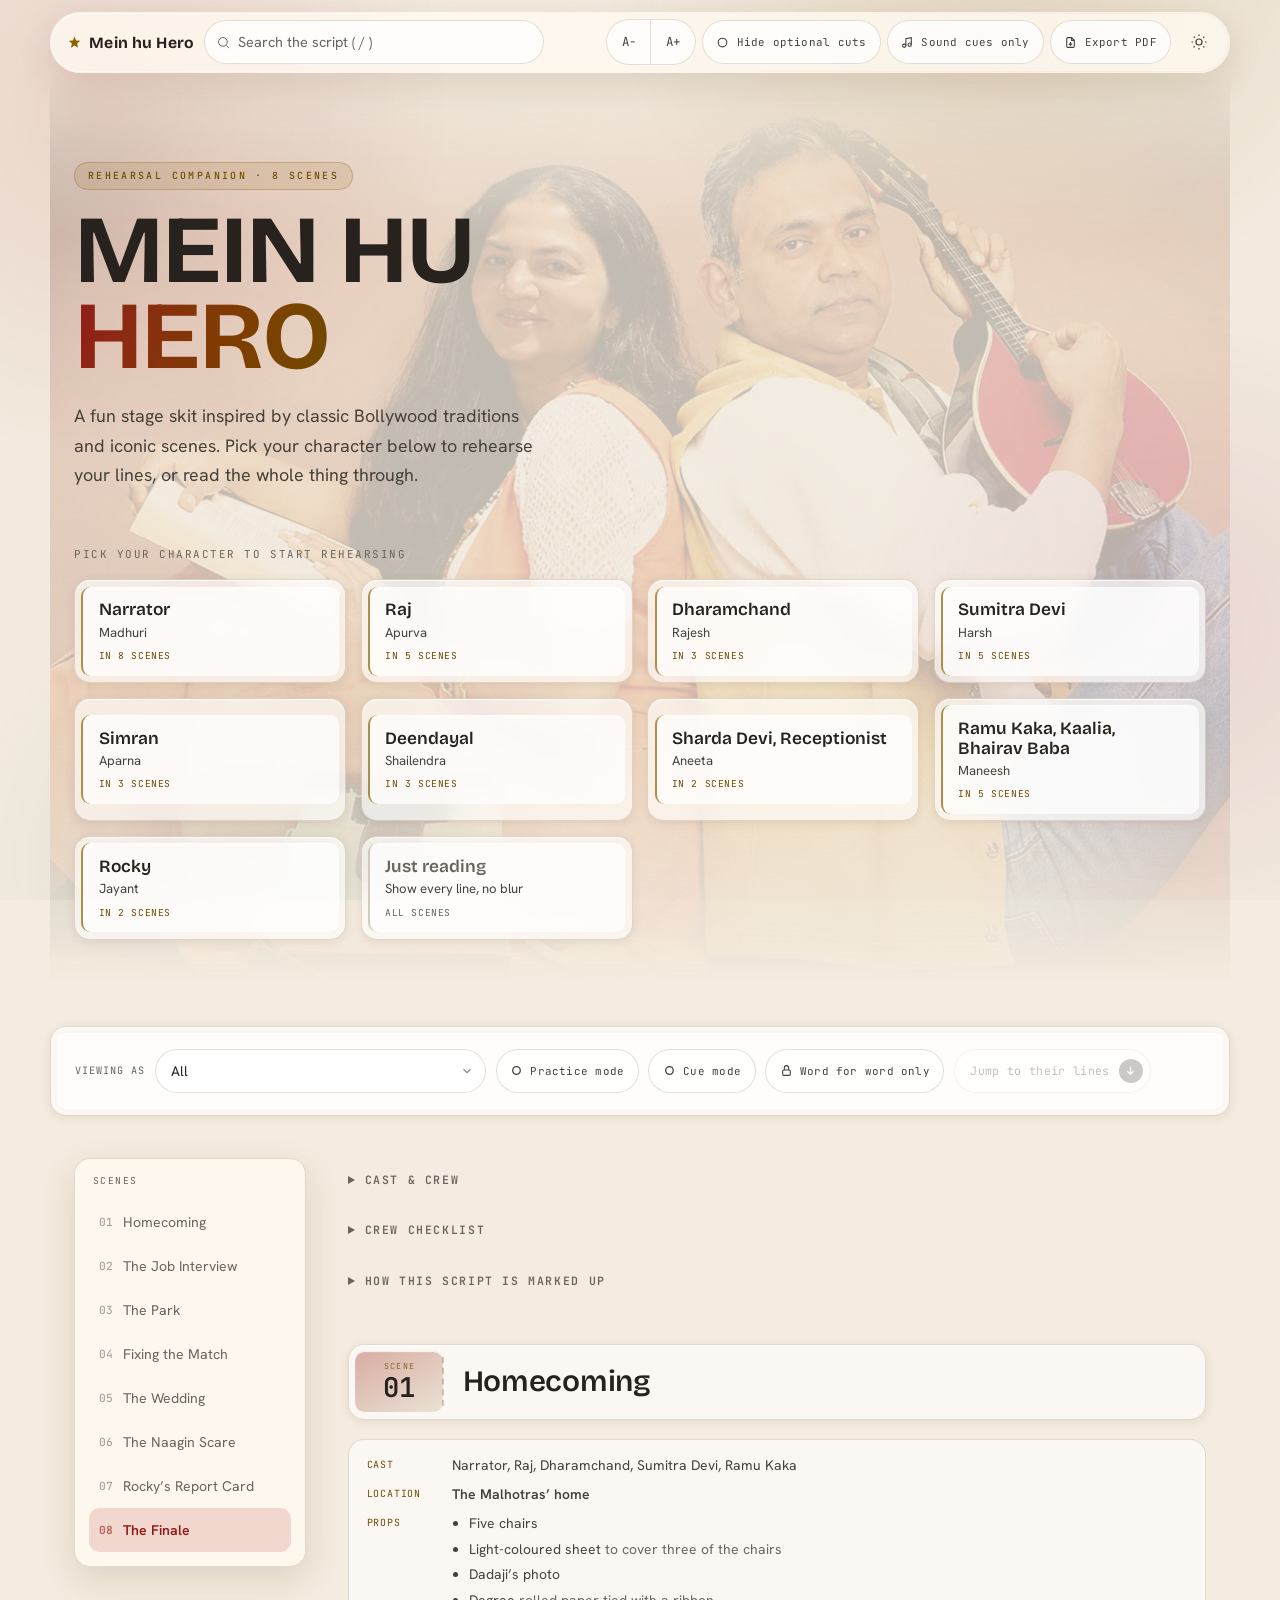
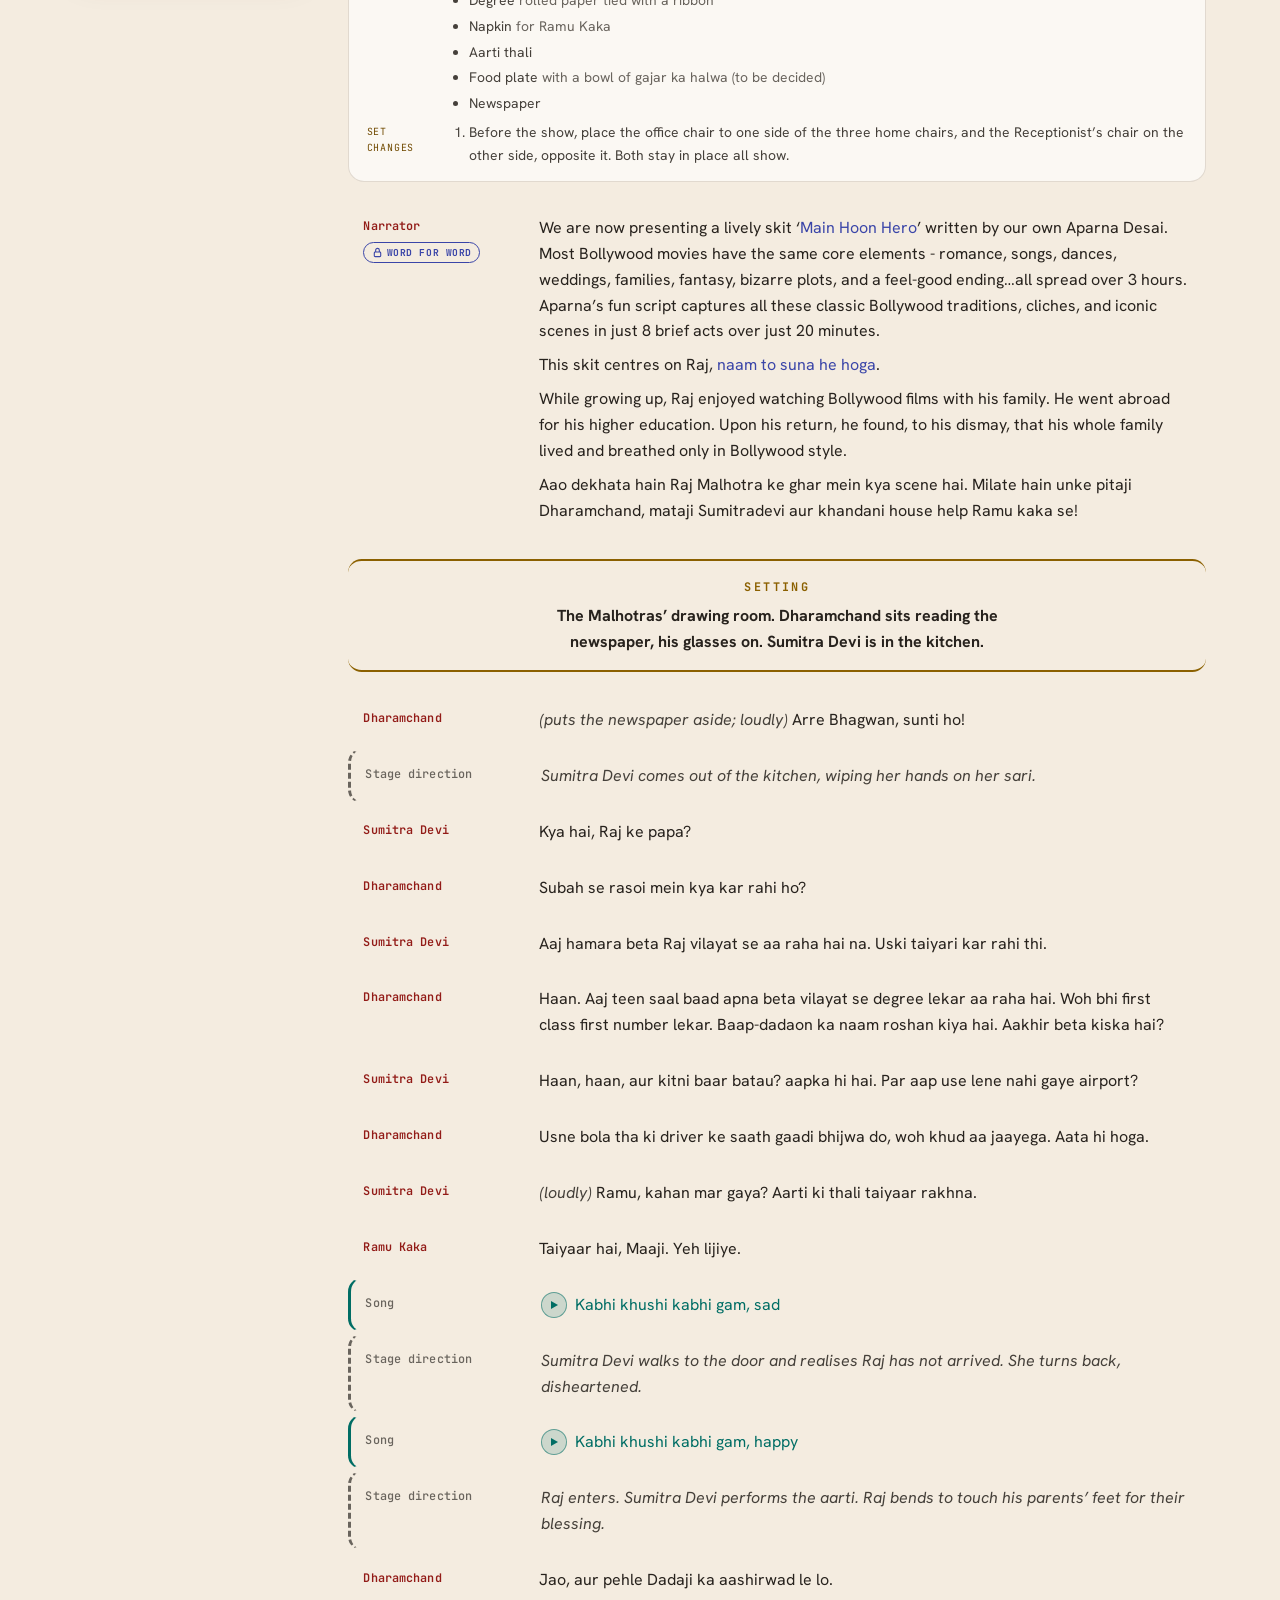
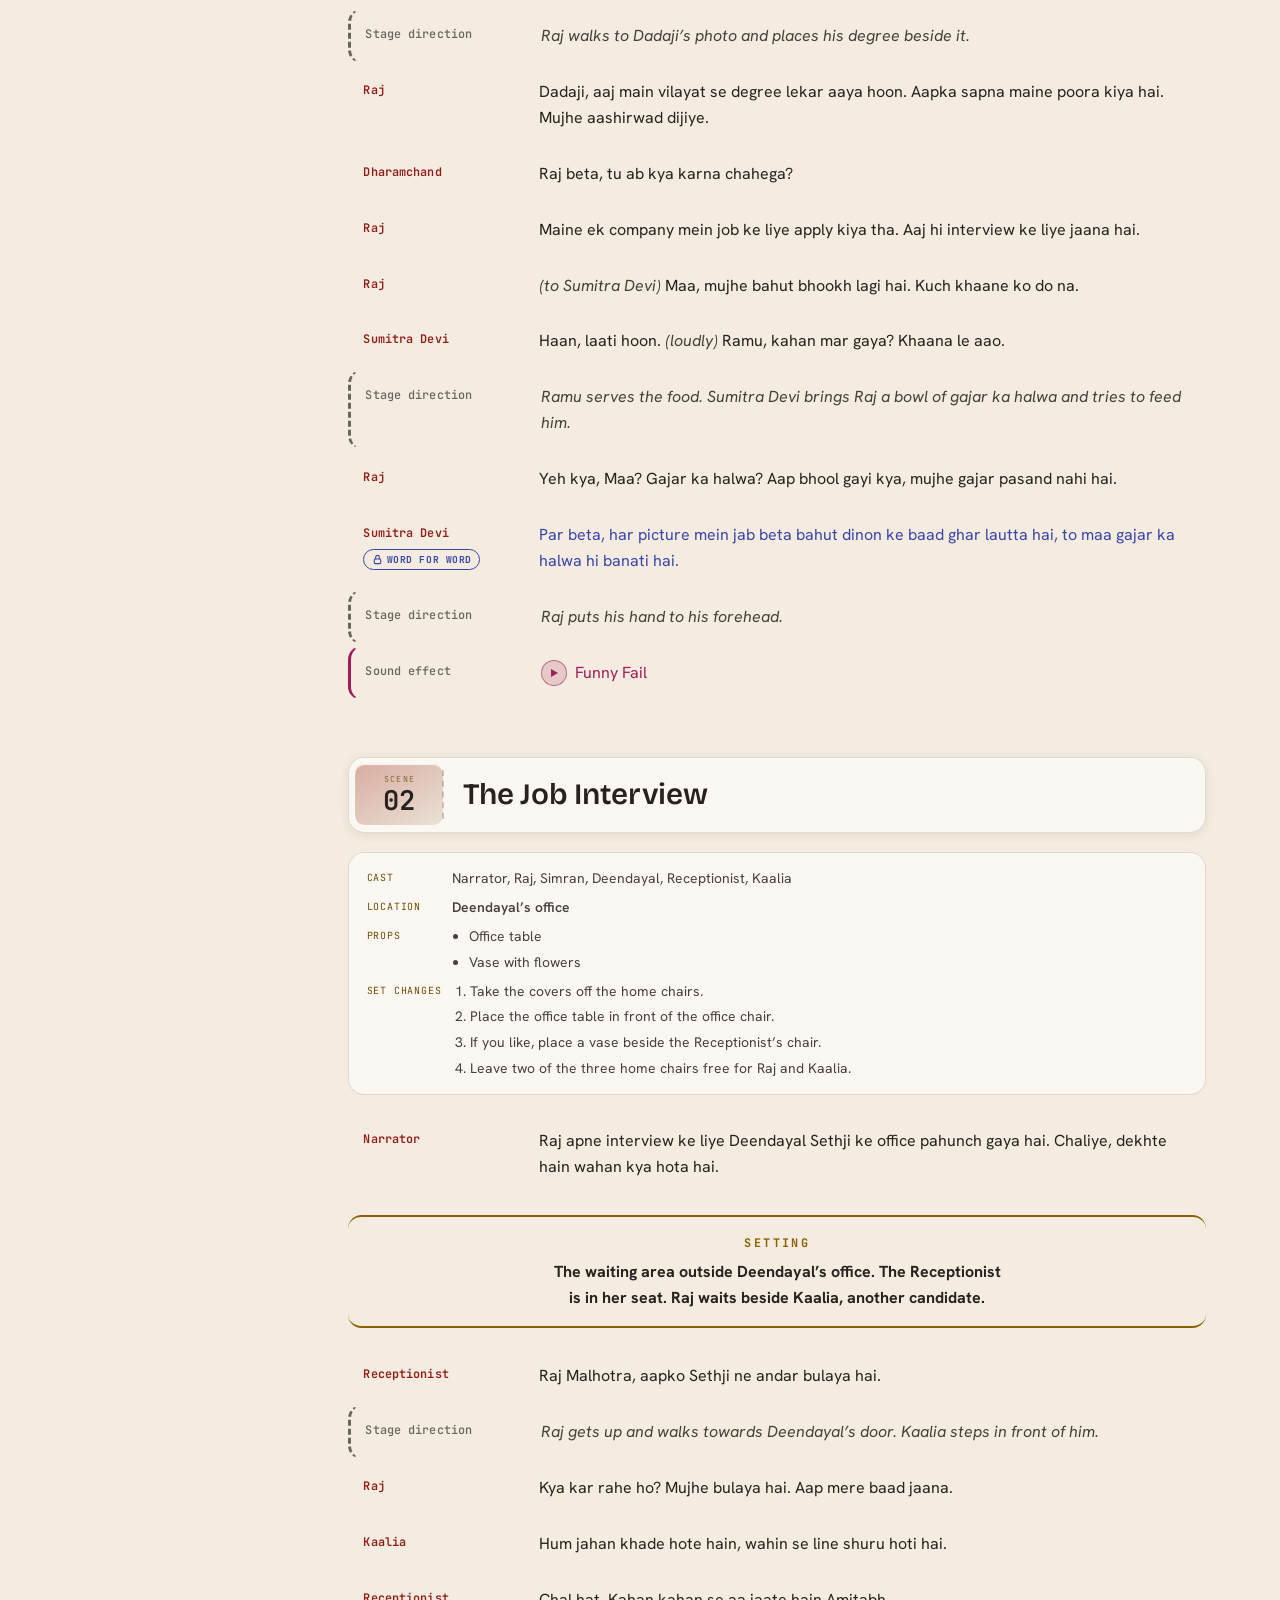
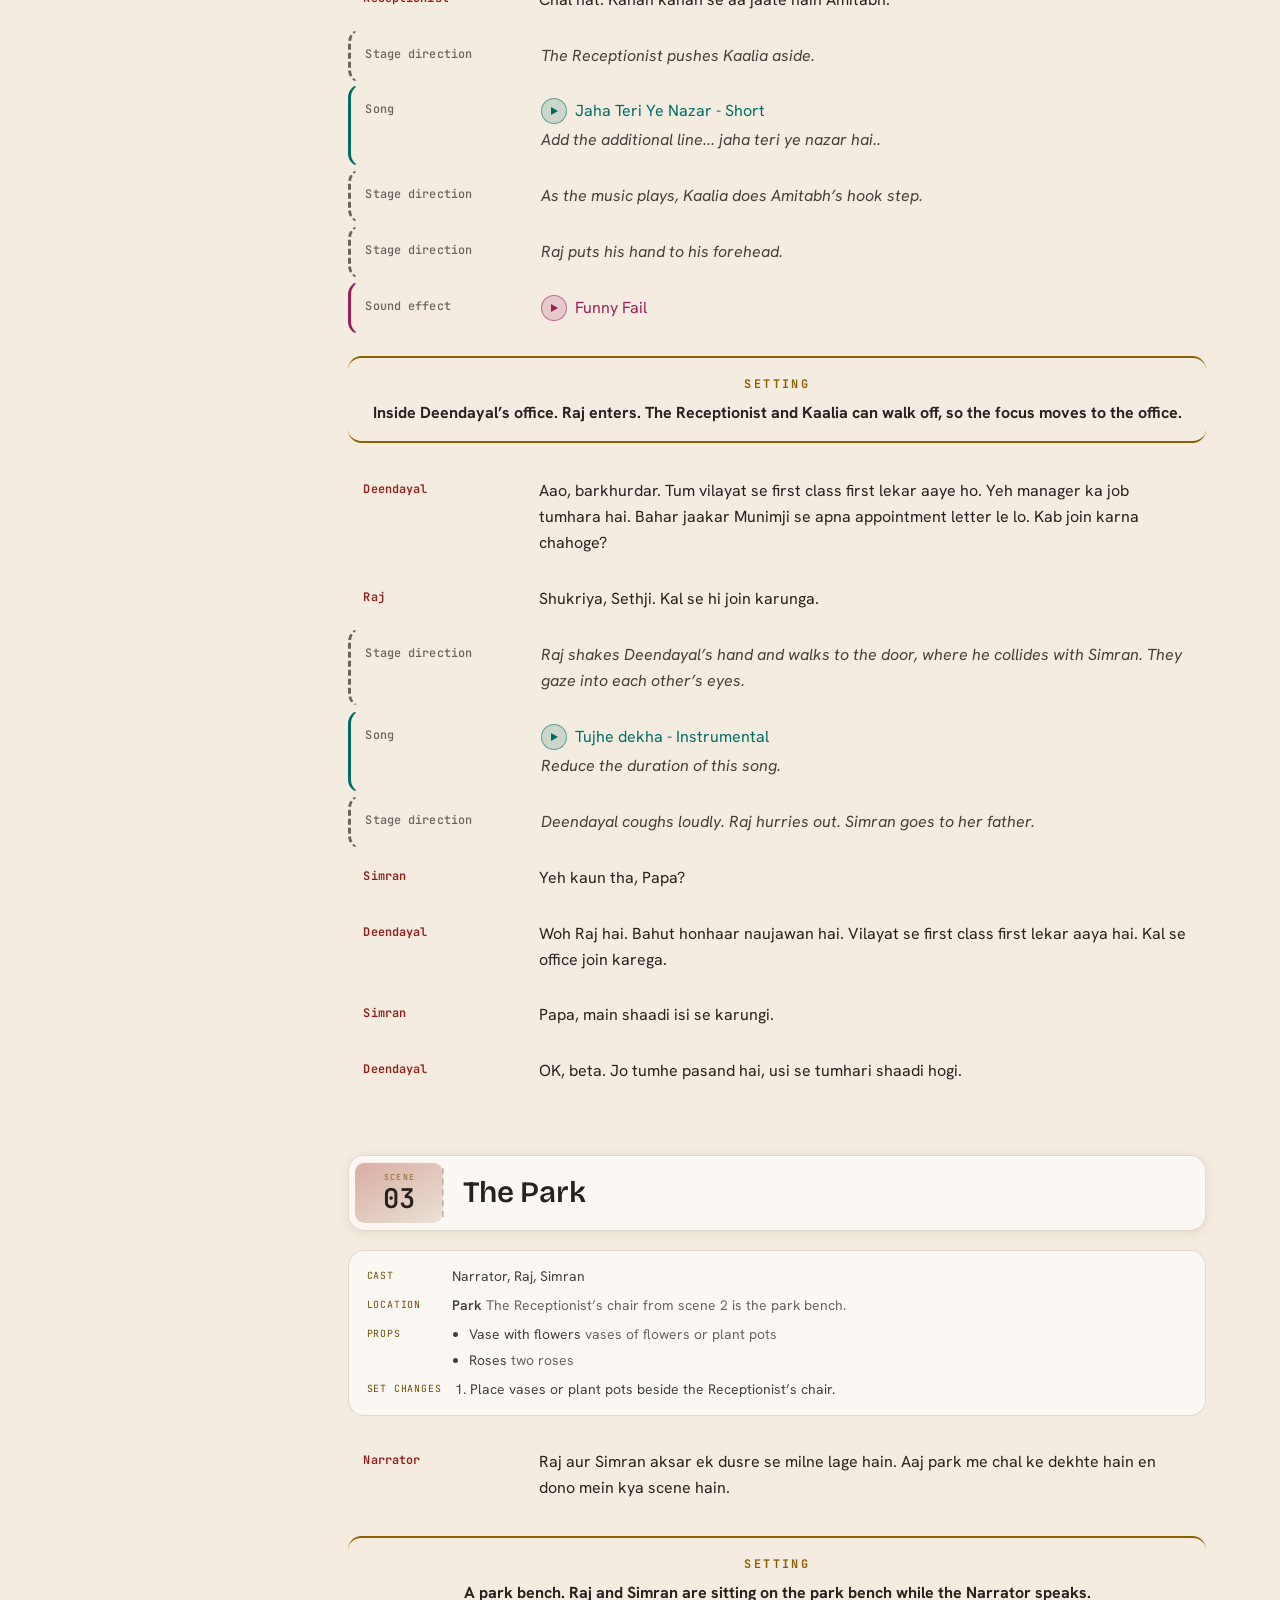
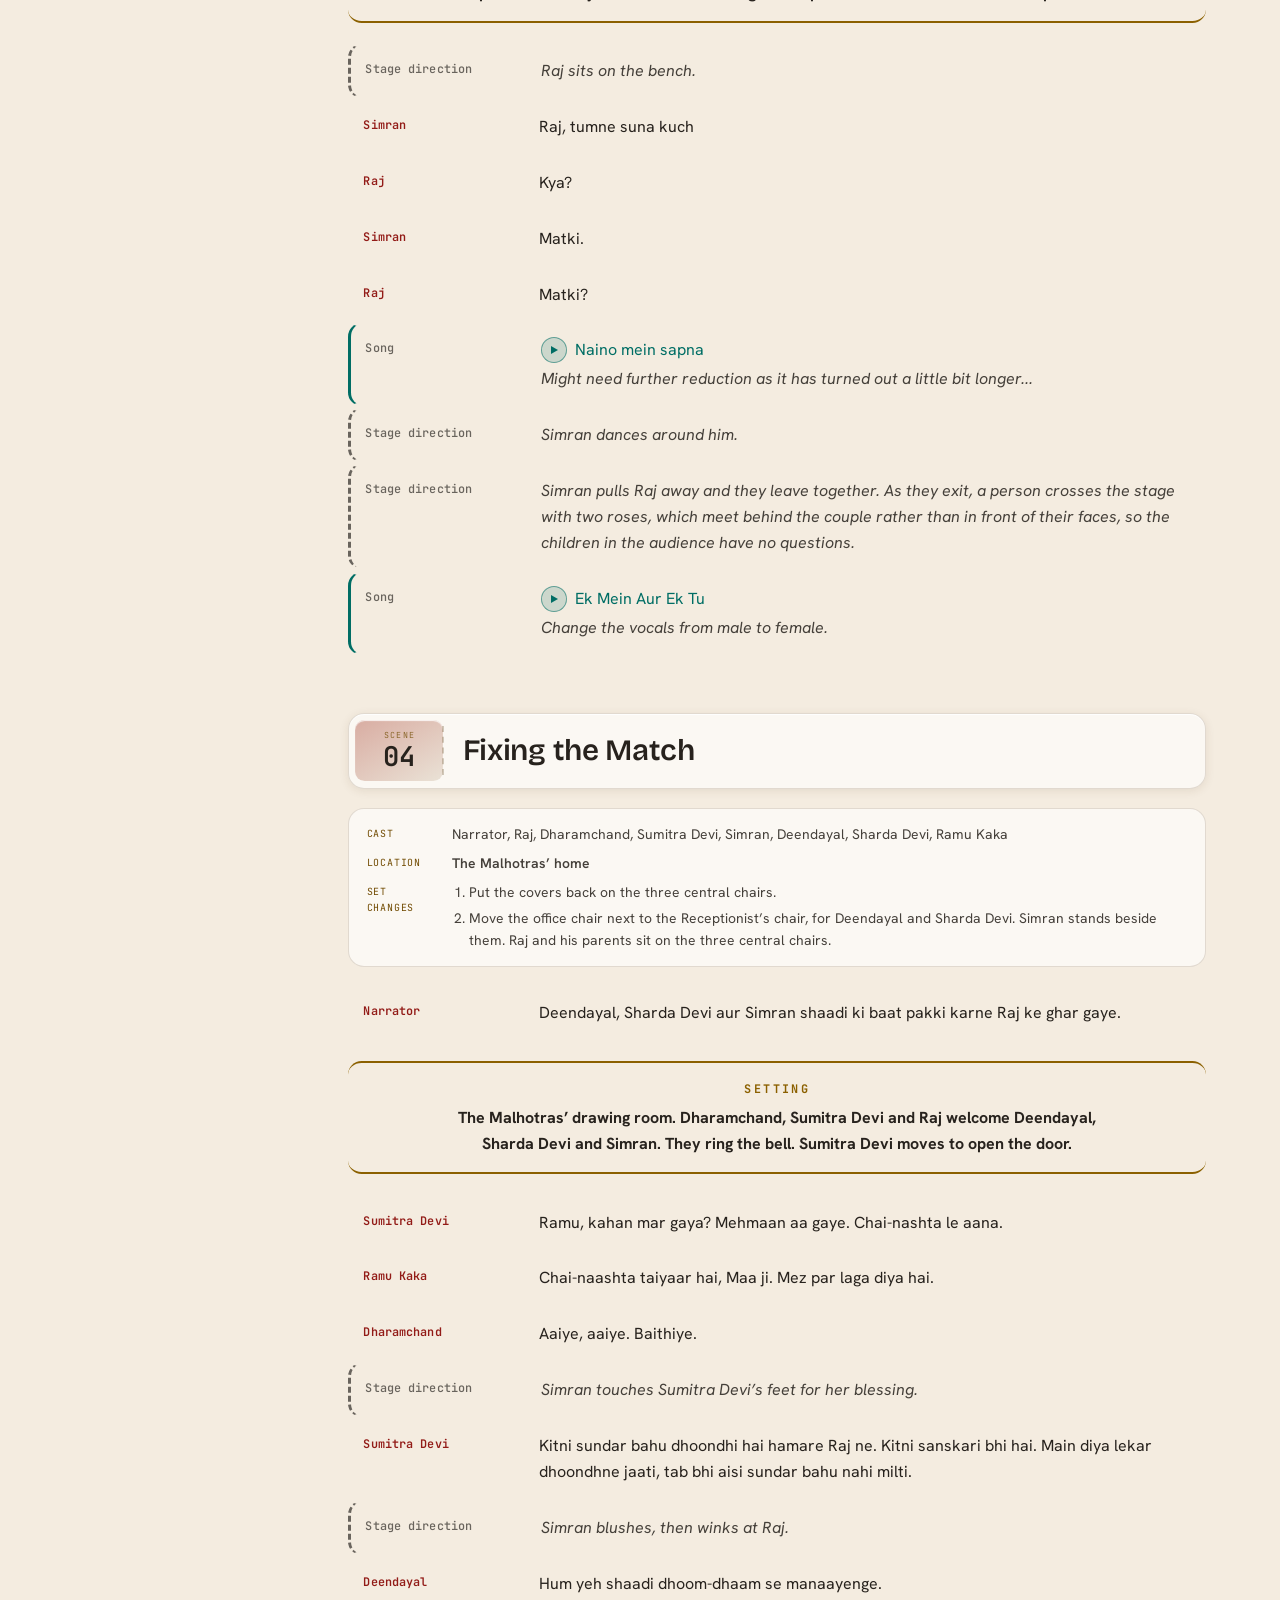
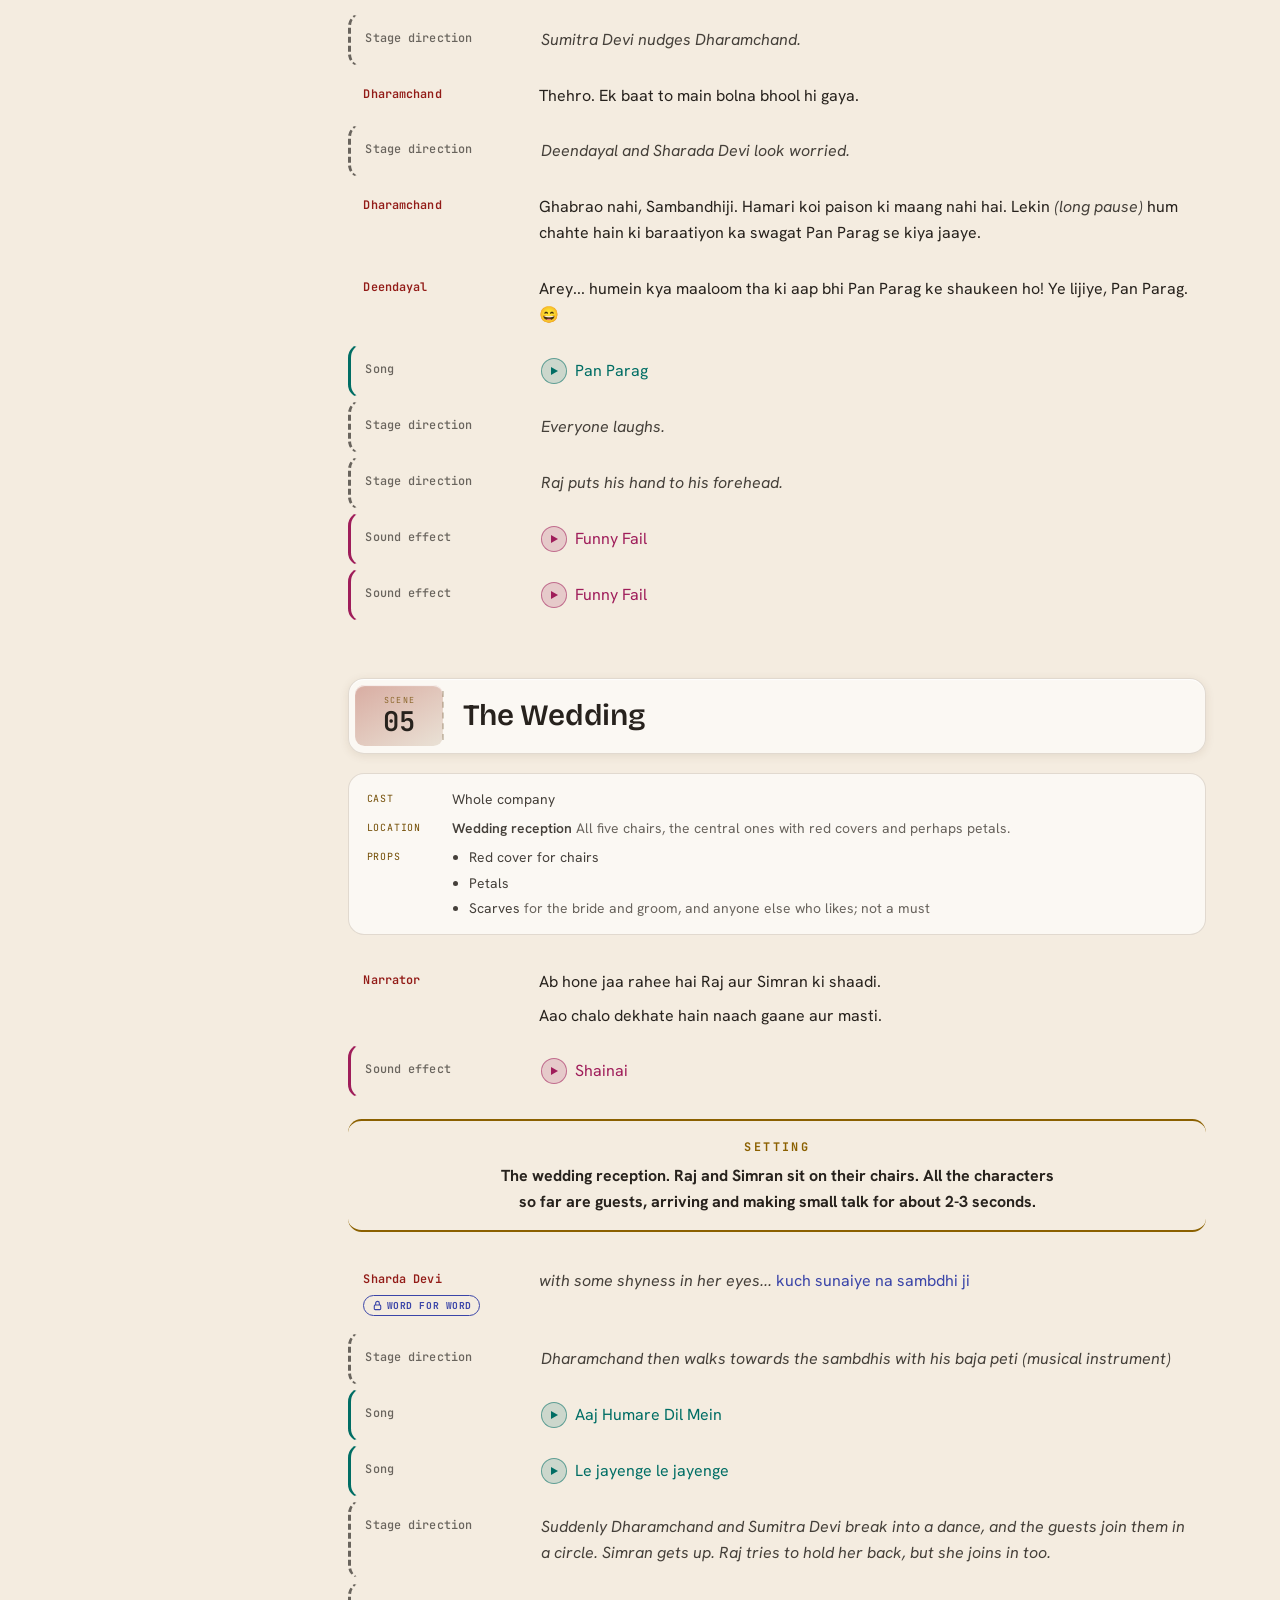
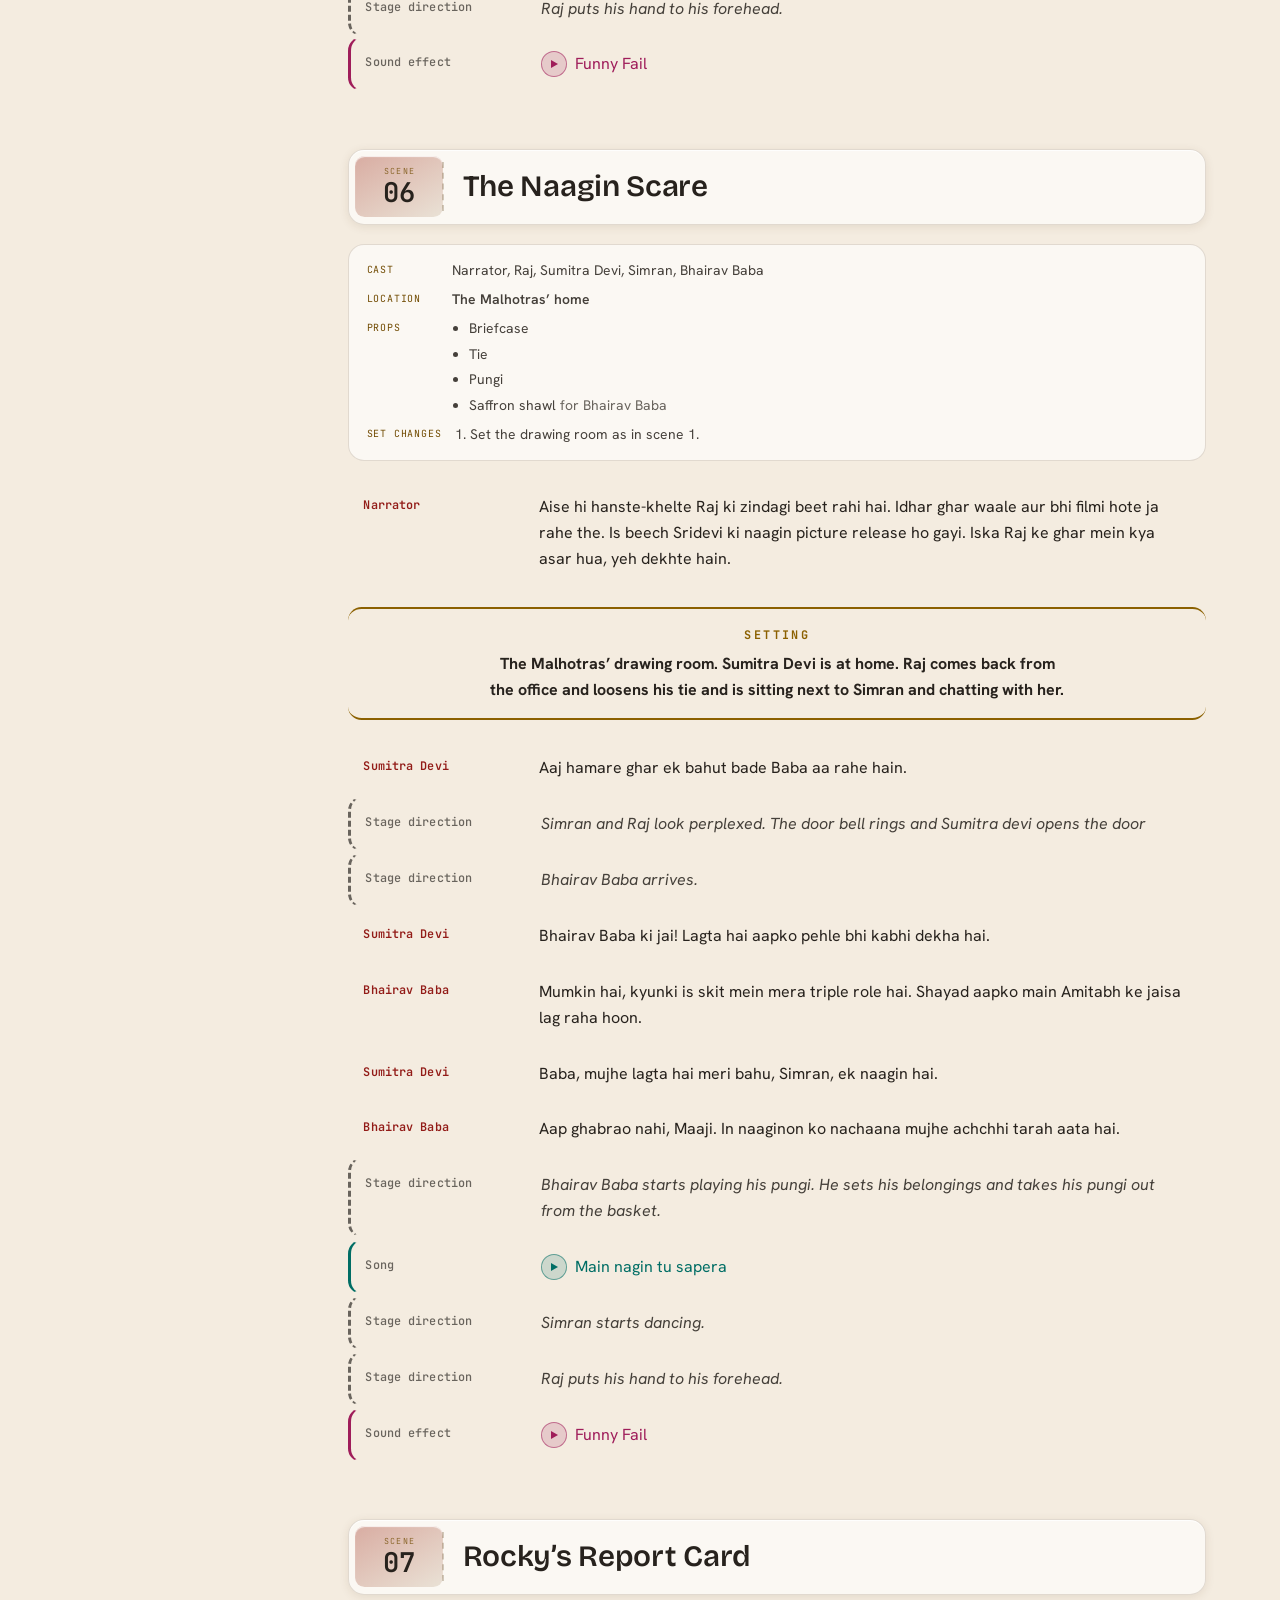
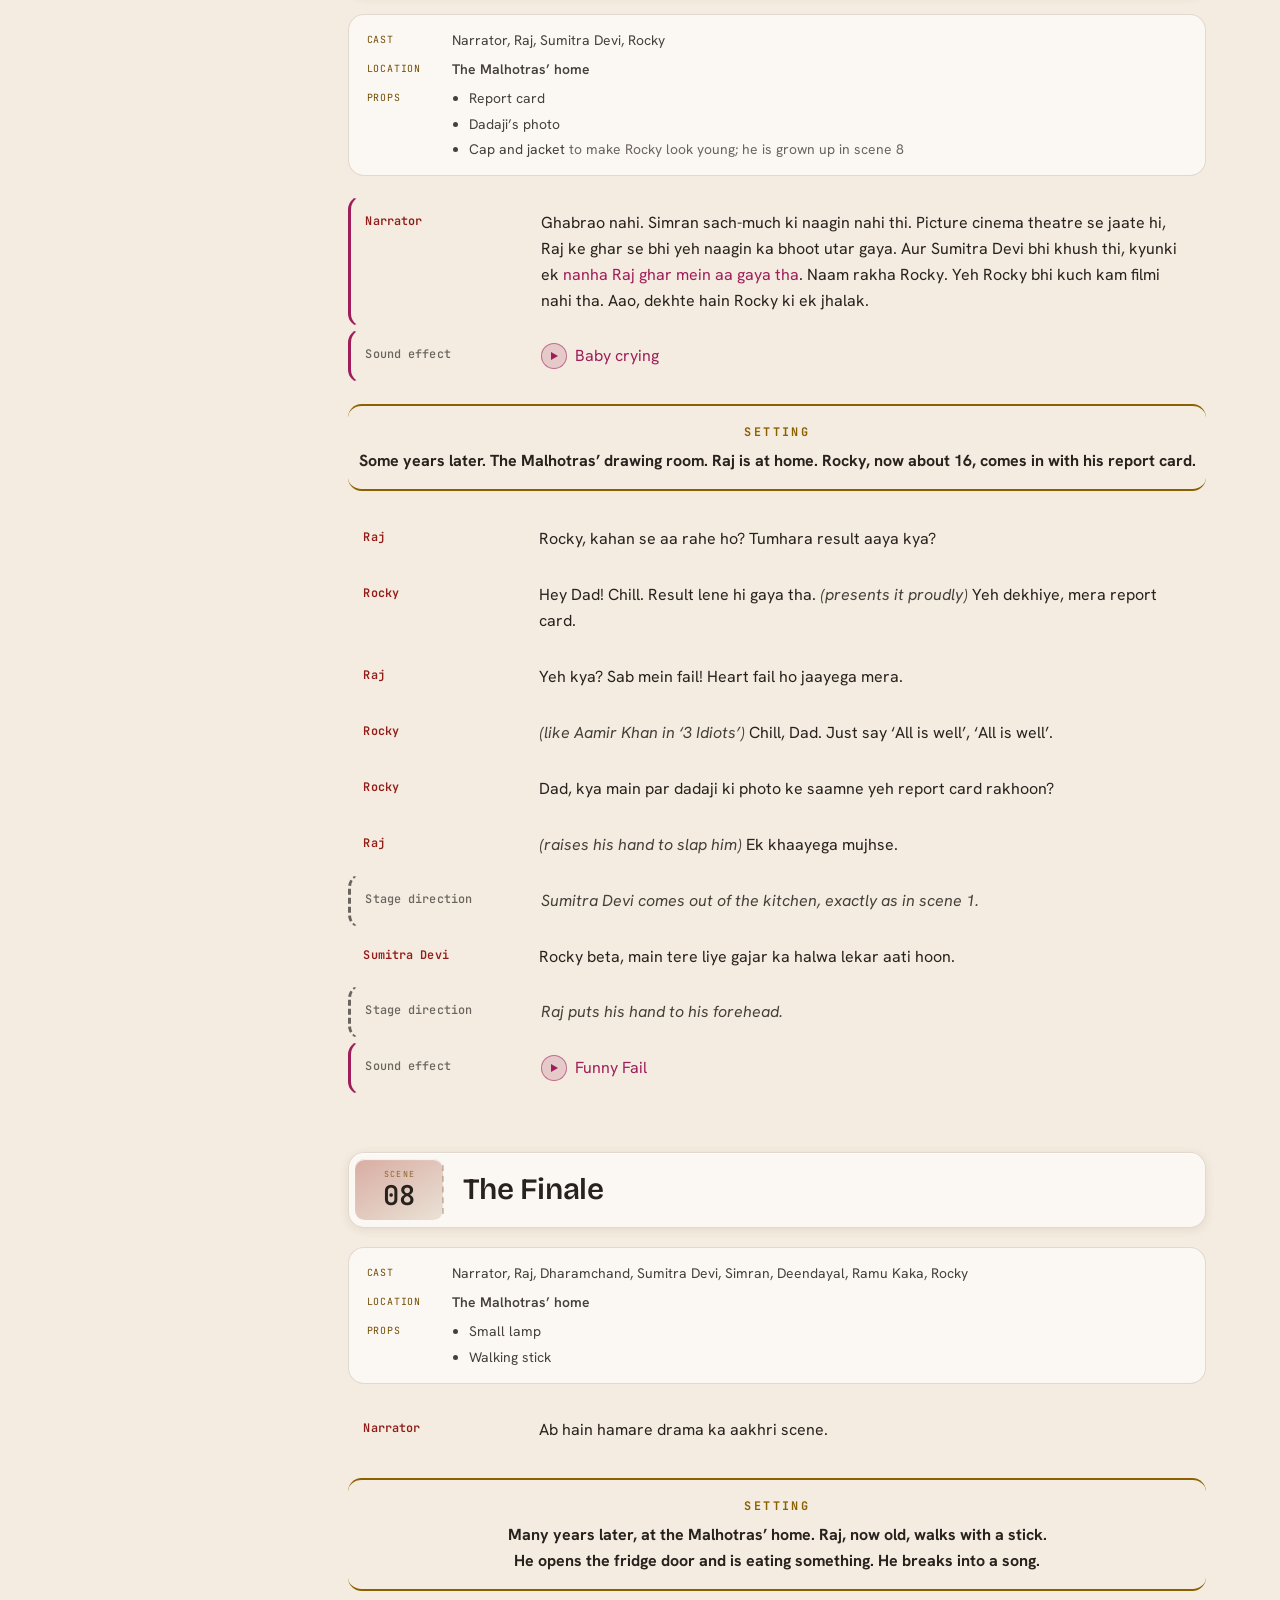
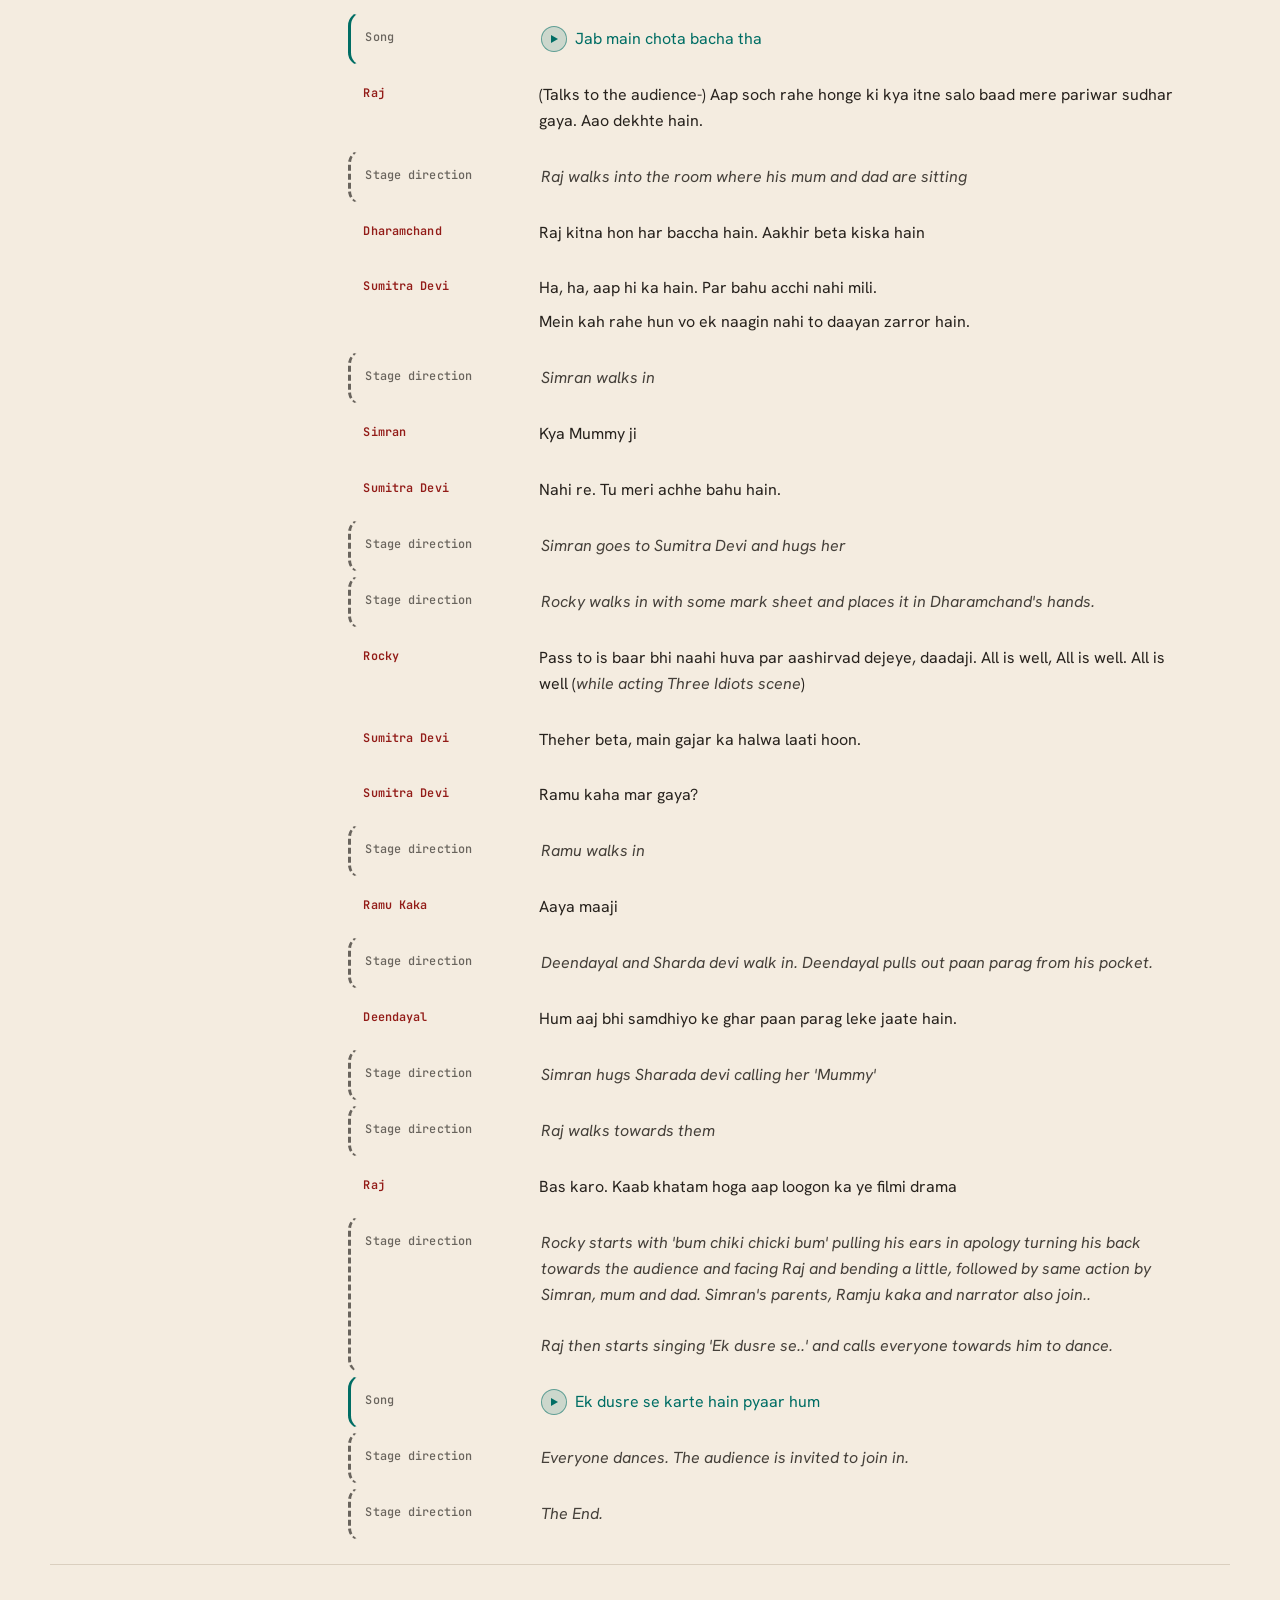
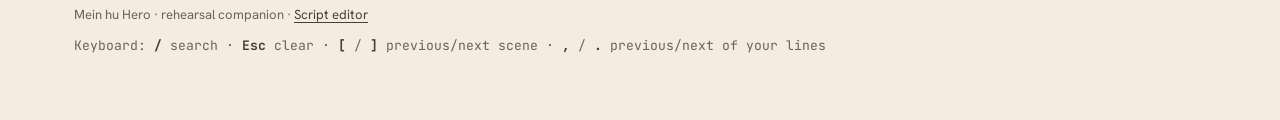
<file: index.html>
<!doctype html>
<html lang="en-GB" data-theme="dark">
  <head>
    <meta charset="UTF-8" />
    <!-- viewport-fit=cover so the env(safe-area-inset-*) values the layout
         already uses actually resolve. Without it they fall back to 0, and the
         bottom bar, the scene rail and the back-to-top all sit under the home
         indicator on a notched phone once the page is added to the homescreen
         and runs without browser chrome. -->
    <meta
      name="viewport"
      content="width=device-width, initial-scale=1.0, viewport-fit=cover"
    />
    <title>Rehearsal Companion</title>
    <meta
      name="description"
      content="Rehearsal companion for a stage skit. Pick your character and drill your lines."
    />
    <meta name="theme-color" content="#0d0907" id="themeColorMeta" />
    <script>
      // The first paint must already be in the right theme. <html> below is
      // hardcoded to data-theme="dark" and the real theme logic only runs from
      // the end-of-body script, so a phone set to light mode used to paint
      // fully dark until the whole document parsed and applied. This mirrors
      // systemPref()'s predicate exactly (dark match → dark, otherwise light)
      // and keeps the status-bar colour in step the way applyTheme() does.
      // It persists nothing and owns no toggle/override logic, all of that
      // still lives in the main script, which re-applies the same result.
      (function () {
        var d = document.documentElement;
        var light = !(
          window.matchMedia &&
          window.matchMedia("(prefers-color-scheme: dark)").matches
        );
        d.setAttribute("data-theme", light ? "light" : "dark");
        var m = document.getElementById("themeColorMeta");
        if (m) m.setAttribute("content", light ? "#f4ece0" : "#0d0907");
      })();
    </script>
    <meta name="color-scheme" content="dark light" />
    <meta name="mobile-web-app-capable" content="yes" />
    <meta
      name="apple-mobile-web-app-status-bar-style"
      content="black-translucent"
    />
    <link rel="manifest" href="manifest.webmanifest" />
    <link rel="icon" href="icons/icon.svg" type="image/svg+xml" />
    <link rel="apple-touch-icon" href="icons/icon-180.png" />

    <!-- Self-hosted, subset to the 118 glyphs this script actually uses.
         All three families are SIL Open Font License; see fonts/OFL-*.txt.
         Self-hosting removes the render-blocking third-party round trip, so
         the page looks identical on venue wifi or none at all. -->
    <link
      rel="preload"
      href="fonts/HankenGrotesk-subset.woff2"
      as="font"
      type="font/woff2"
      crossorigin
    />
    <link
      rel="preload"
      href="fonts/BricolageGrotesque-subset.woff2"
      as="font"
      type="font/woff2"
      crossorigin
    />
    <style>
      @font-face {
        font-family: "Bricolage Grotesque";
        src: url("fonts/BricolageGrotesque-subset.woff2") format("woff2");
        font-weight: 400 800;
        font-style: normal;
        font-display: swap;
      }
      @font-face {
        font-family: "Hanken Grotesk";
        src: url("fonts/HankenGrotesk-subset.woff2") format("woff2");
        font-weight: 100 900;
        font-style: normal;
        font-display: swap;
      }
      @font-face {
        font-family: "Hanken Grotesk";
        src: url("fonts/HankenGrotesk-Italic-subset.woff2") format("woff2");
        font-weight: 100 900;
        font-style: italic;
        font-display: swap;
      }
      @font-face {
        font-family: "JetBrains Mono";
        src: url("fonts/JetBrainsMono-subset.woff2") format("woff2");
        font-weight: 100 800;
        font-style: normal;
        font-display: swap;
      }

      /* ============================================================
         Mein hu Hero · rehearsal companion.

         Phone-first rehearsal tool for a community Bollywood skit cast.
         The reading surface is the product; chrome gets out of the way.

         COLOUR. Derived in OKLCH from four show hues (marigold, sindoor,
         magenta, peacock teal) so both themes share one identity and only
         the lightness ramp differs. Every text token was solved against its
         own surface for WCAG AA and the ratio is recorded beside it, so a
         future edit cannot quietly reintroduce a contrast failure. Hex
         values are the sRGB fallback; wide-gamut displays get the P3
         version through the @supports block below.

         GLASS. Four elevation tiers, not one treatment repeated. Blur,
         tint, border and shadow all change with height, so depth encodes
         hierarchy rather than decorating it.

         MOTION. A named scale: 120ms state feedback, 240ms element
         transitions, 480ms orchestrated entrances, plus a spring for
         anything that should feel physical.

         TYPE: Bricolage Grotesque (display), Hanken Grotesk (body),
         JetBrains Mono (labels, cues, scene numbers, speakers). All three
         self-hosted and subset; see the @font-face block above.
         ============================================================ */

      :root {
        /* ---- dark is the base surface ---- */
        --bg: #0d0907;
        --bg-2: #14100d;

        /* neutral text ramp. Ratios are against --bg. */
        --ink: #e5ded7; /* 14.90:1 */
        --ink-dim: #c3bdb6; /* 10.59:1 */
        --muted: #918b84; /* 5.88:1  body-safe */
        --muted-2: #706b64; /* 3.74:1  UI and large text only, never body */

        /* show palette. Ratios are against --bg. */
        --marigold: #f9b73f; /* 11.15:1 */
        --sindoor: #f66e60; /* 6.88:1 */
        --magenta: #df6c98; /* 6.38:1 */
        --teal: #44d0c1; /* 10.41:1 */
        --terracotta: #f49665; /* 8.86:1 */
        --neel: #a9b1ff; /* 9.3:1  word-for-word words */

        /* softer companions for large display type and fills */
        --marigold-soft: #ffd27a;
        --sindoor-strong: #ff8a80;

        --accent: var(--sindoor);
        --accent-strong: var(--sindoor-strong);
        --accent-contrast: #1a0906;

        /* meaning colours, kept from the original markup */
        --c-music: var(--teal);
        --c-sfx: var(--magenta);
        --gold-bg: color-mix(in srgb, var(--marigold) 12%, transparent);
        --gold-border: color-mix(in srgb, var(--marigold) 40%, transparent);
        --gold-ink: #ffdf9e;
        --mark-bg: #f9b73f;
        --mark-fg: #23180a;

        /* ---- glass elevation tiers ----
           Each tier is a complete recipe: blur, tint, border and shadow move
           together. Never mix a tier-1 blur with a tier-3 shadow. */
        --glass-1-bg: rgba(255, 255, 255, 0.04);
        --glass-1-blur: blur(10px) saturate(120%);
        --glass-1-shadow: 0 2px 10px rgba(0, 0, 0, 0.28);

        --glass-2-bg: color-mix(in srgb, var(--bg-2) 72%, transparent);
        --glass-2-blur: blur(20px) saturate(150%);
        --glass-2-shadow: 0 12px 34px rgba(0, 0, 0, 0.42);

        --glass-3-bg: color-mix(in srgb, var(--bg-2) 82%, transparent);
        --glass-3-blur: blur(32px) saturate(165%);
        --glass-3-shadow: 0 22px 60px rgba(0, 0, 0, 0.55);

        /* surfaces and hairlines */
        --surface: rgba(255, 255, 255, 0.04);
        --surface-2: rgba(255, 255, 255, 0.07);
        --shell: rgba(255, 255, 255, 0.045);
        --hairline: rgba(255, 255, 255, 0.1);
        --hairline-strong: rgba(255, 255, 255, 0.16);
        --inner-hi: inset 0 1px 1px rgba(255, 255, 255, 0.12);

        /* gradient border: light caught on the top edge, lost at the bottom.
           This is what makes an edge read as a bevel rather than a stroke. */
        --edge-top: rgba(255, 255, 255, 0.22);
        --edge-bottom: rgba(255, 255, 255, 0.04);

        /* specular sheen colour for hero and pressed cards */
        --sheen: rgba(255, 255, 255, 0.14);

        /* ---- motion scale ---- */
        --motion-1: 120ms; /* state feedback: press, toggle, focus */
        --motion-2: 240ms; /* element transitions: reveal, filter, tab */
        --motion-3: 480ms; /* orchestrated entrances */
        --ease: cubic-bezier(0.32, 0.72, 0, 1);
        --ease-out: cubic-bezier(0.22, 1, 0.36, 1);
        --spring: linear(
          0,
          0.006,
          0.025 2.8%,
          0.101 6.1%,
          0.539 18.9%,
          0.721 25.3%,
          0.849 31.5%,
          0.937 38.1%,
          0.968 41.8%,
          0.991 45.7%,
          1.006 50.1%,
          1.015 55%,
          1.017 63.9%,
          1.001
        );

        /* ---- metrics ---- */
        --header-h: 64px; /* measured and rewritten at runtime */
        --bottombar-h: 0px; /* set at runtime on phones only */
        --radius: 1.75rem;
        --radius-sm: 1rem;
        --radius-inner: calc(var(--radius-sm) - 0.4rem);
        --maxw: 1180px;

        /* ---- ambient mesh ---- */
        --ambient-1: color-mix(in srgb, var(--marigold) 55%, transparent);
        --ambient-2: color-mix(in srgb, var(--sindoor) 50%, transparent);
        --ambient-3: color-mix(in srgb, var(--magenta) 42%, transparent);
        --ambient-4: color-mix(in srgb, var(--teal) 38%, transparent);
        --ambient-opacity: 0.8;
      }

      /* ---- light theme: warm paper, for daylight rehearsal and print ---- */
      html[data-theme="light"] {
        --bg: #f4ece0;
        --bg-2: #ede2d2;

        --ink: #27221d; /* 13.43:1 */
        --ink-dim: #45403a; /* 8.71:1 */
        --muted: #69645d; /* 5.00:1  body-safe */
        --muted-2: #7f7973; /* 3.65:1  UI and large text only, never body */

        --marigold: #8b6000; /* 4.76:1  was 2.90:1 before this rebuild */
        --sindoor: #af3029; /* 5.43:1 */
        --magenta: #9f1d5a; /* 6.39:1 */
        --teal: #006d64; /* 5.32:1 */
        --terracotta: #9f4500; /* 5.39:1 */
        --neel: #3a45a8; /* 7.1:1  word-for-word words */

        --marigold-soft: #6f4d00;
        --sindoor-strong: #8f241e;

        --accent: var(--sindoor);
        --accent-strong: var(--sindoor-strong);
        --accent-contrast: #fffaf2;

        --gold-bg: #fbedbe;
        --gold-border: #d9ab3f;
        --gold-ink: #5c4200;
        --mark-bg: #f6c453;
        --mark-fg: #3a2a05;

        --glass-1-bg: rgba(255, 255, 255, 0.62);
        --glass-1-blur: blur(10px) saturate(115%);
        --glass-1-shadow: 0 2px 10px rgba(90, 60, 20, 0.1);

        --glass-2-bg: color-mix(in srgb, #fffaf2 78%, transparent);
        --glass-2-blur: blur(20px) saturate(135%);
        --glass-2-shadow: 0 12px 34px rgba(90, 60, 20, 0.14);

        --glass-3-bg: color-mix(in srgb, #fffaf2 88%, transparent);
        --glass-3-blur: blur(32px) saturate(145%);
        --glass-3-shadow: 0 22px 60px rgba(90, 60, 20, 0.2);

        --surface: rgba(255, 255, 255, 0.72);
        --surface-2: rgba(255, 255, 255, 0.92);
        --shell: rgba(90, 60, 20, 0.05);
        --hairline: rgba(90, 60, 20, 0.16);
        --hairline-strong: rgba(90, 60, 20, 0.26);
        --inner-hi: inset 0 1px 1px rgba(255, 255, 255, 0.85);

        --edge-top: rgba(255, 255, 255, 0.9);
        --edge-bottom: rgba(90, 60, 20, 0.06);
        --sheen: rgba(255, 255, 255, 0.55);

        --ambient-1: color-mix(in srgb, var(--marigold) 26%, transparent);
        --ambient-2: color-mix(in srgb, var(--sindoor) 22%, transparent);
        --ambient-3: color-mix(in srgb, var(--magenta) 18%, transparent);
        --ambient-4: color-mix(in srgb, var(--teal) 16%, transparent);
        --ambient-opacity: 0.55;
      }

      /* ---- wide gamut: the same hues, more saturated where the display
         can show it. Marigold and sindoor gain the most from P3, and most
         of the cast are on phones that have it. Falls back silently. ---- */
      @supports (color: oklch(0.5 0.1 60)) {
        :root {
          --marigold: oklch(0.82 0.15 78);
          --sindoor: oklch(0.7 0.17 28);
          --magenta: oklch(0.68 0.15 358);
          --teal: oklch(0.78 0.12 185);
          --terracotta: oklch(0.76 0.13 48);
          --marigold-soft: oklch(0.88 0.11 82);
          --sindoor-strong: oklch(0.76 0.14 26);
          --ink: oklch(0.905 0.012 70);
          --ink-dim: oklch(0.8 0.012 70);
          --muted: oklch(0.64 0.012 70);
          --muted-2: oklch(0.53 0.012 70);
          --bg: oklch(0.145 0.008 60);
          --bg-2: oklch(0.185 0.008 60);
        }
        html[data-theme="light"] {
          --marigold: oklch(0.52 0.109 78);
          --sindoor: oklch(0.505 0.165 28);
          --magenta: oklch(0.47 0.17 358);
          --teal: oklch(0.48 0.085 185);
          --terracotta: oklch(0.5 0.136 48);
          --marigold-soft: oklch(0.44 0.1 78);
          --sindoor-strong: oklch(0.43 0.155 28);
          --ink: oklch(0.255 0.012 70);
          --ink-dim: oklch(0.375 0.012 70);
          --muted: oklch(0.505 0.012 70);
          --muted-2: oklch(0.58 0.012 70);
          --bg: oklch(0.945 0.018 78);
          --bg-2: oklch(0.915 0.018 78);
        }
      }

      * {
        box-sizing: border-box;
      }
      html,
      body {
        margin: 0;
        padding: 0;
      }
      html {
        scroll-behavior: smooth;
      }
      body {
        background: var(--bg);
        color: var(--ink);
        font-family:
          "Hanken Grotesk",
          -apple-system,
          BlinkMacSystemFont,
          sans-serif;
        font-size: 16px;
        line-height: 1.62;
        -webkit-font-smoothing: antialiased;
        text-rendering: optimizeLegibility;
        overflow-x: hidden;
      }

      /* fixed ambient mesh: the show's colours glowing behind everything */
      .ambient {
        position: fixed;
        inset: 0;
        z-index: 0;
        pointer-events: none;
        background:
          radial-gradient(
            42rem 42rem at 78% -8%,
            var(--ambient-1),
            transparent 60%
          ),
          radial-gradient(
            38rem 38rem at 8% 12%,
            var(--ambient-2),
            transparent 58%
          ),
          radial-gradient(
            34rem 34rem at 92% 70%,
            var(--ambient-3),
            transparent 60%
          ),
          radial-gradient(
            30rem 30rem at 20% 96%,
            var(--ambient-4),
            transparent 62%
          );
        opacity: var(--ambient-opacity);
      }
      /* fine film grain: single fixed layer, never on scrolling content */
      .grain {
        position: fixed;
        inset: 0;
        z-index: 1;
        pointer-events: none;
        opacity: 0.05;
        background-image: url("data:image/svg+xml,%3Csvg xmlns='http://www.w3.org/2000/svg' width='120' height='120'%3E%3Cfilter id='n'%3E%3CfeTurbulence type='fractalNoise' baseFrequency='0.9' numOctaves='2'/%3E%3C/filter%3E%3Crect width='100%25' height='100%25' filter='url(%23n)'/%3E%3C/svg%3E");
      }

      /* visually hidden, still announced by screen readers */
      .sr-only {
        position: absolute;
        width: 1px;
        height: 1px;
        padding: 0;
        margin: -1px;
        overflow: hidden;
        clip: rect(0, 0, 0, 0);
        white-space: nowrap;
        border: 0;
      }

      .page {
        position: relative;
        z-index: 2;
      }

      h1,
      h2,
      h3 {
        font-family: "Bricolage Grotesque", "Hanken Grotesk", sans-serif;
        margin: 0;
        letter-spacing: -0.01em;
      }
      a {
        color: var(--accent-strong);
      }
      .mono {
        font-family: "JetBrains Mono", monospace;
      }

      /* eyebrow pill tag */
      .eyebrow {
        display: inline-flex;
        align-items: center;
        gap: 0.5ch;
        font-family: "JetBrains Mono", monospace;
        font-size: 0.62rem;
        font-weight: 500;
        text-transform: uppercase;
        letter-spacing: 0.24em;
        color: var(--marigold-soft);
        background: color-mix(in srgb, var(--marigold) 12%, transparent);
        border: 1px solid color-mix(in srgb, var(--marigold) 30%, transparent);
        border-radius: 999px;
        padding: 0.32rem 0.8rem;
      }

      /* ---------- glass elevation tiers ----------
         Four tiers, each a complete recipe: blur, tint, border and shadow move
         together so depth encodes hierarchy rather than decorating it. A
         surface picks its tier and reads --tier-*; nothing hard-codes a blur.

           tier 0  ambient   the page colour field, no blur, parallax only
           tier 1  raised    scene stubs, cast cards, meta boxes, tables
           tier 2  floating  top bar, bottom bar, sidebar nav
           tier 3  overlay   sheets, back-to-top, anything detached

         Never mix across tiers (a tier-1 blur with a tier-3 shadow reads as a
         mistake rather than as depth). */
      .tier-1,
      .table-shell,
      .cast-bar,
      .scene-head,
      .meta-box,
      .cast-card {
        --tier-bg: var(--glass-1-bg);
        --tier-blur: var(--glass-1-blur);
        --tier-shadow: var(--glass-1-shadow);
      }
      .tier-2,
      header.topbar,
      nav.scene-nav,
      .bottombar {
        --tier-bg: var(--glass-2-bg);
        --tier-blur: var(--glass-2-blur);
        --tier-shadow: var(--glass-2-shadow);
      }
      .tier-3,
      .sheet,
      .to-top {
        --tier-bg: var(--glass-3-bg);
        --tier-blur: var(--glass-3-blur);
        --tier-shadow: var(--glass-3-shadow);
      }

      /* The gradient border every glass surface shares: light caught along the
         top edge, lost at the bottom. Applied through one selector list rather
         than repeated per component. */
      header.topbar::before,
      .bottombar::before,
      .sheet::before,
      .glass::before {
        content: "";
        position: absolute;
        inset: 0;
        border-radius: inherit;
        padding: 1px;
        background: linear-gradient(
          160deg,
          var(--edge-top),
          transparent 42%,
          transparent 58%,
          var(--edge-bottom)
        );
        -webkit-mask:
          linear-gradient(#000 0 0) content-box,
          linear-gradient(#000 0 0);
        -webkit-mask-composite: xor;
        mask:
          linear-gradient(#000 0 0) content-box,
          linear-gradient(#000 0 0);
        mask-composite: exclude;
        pointer-events: none;
      }
      .glass {
        position: relative;
        background: var(--tier-bg, var(--glass-2-bg));
        backdrop-filter: var(--tier-blur, var(--glass-2-blur));
        -webkit-backdrop-filter: var(--tier-blur, var(--glass-2-blur));
        box-shadow: var(--tier-shadow, var(--glass-2-shadow));
        border: 1px solid transparent;
      }

      /* ---------- top bar ----------
         Slim at rest. On phones it hides on scroll-down and returns on
         scroll-up, so the reading surface gets the screen back. */
      header.topbar {
        position: sticky;
        top: 0.75rem;
        z-index: 60;
        width: min(var(--maxw), calc(100% - 1.5rem));
        margin: 0.75rem auto 0;
        display: flex;
        align-items: center;
        gap: 0.6rem;
        padding: 0.4rem 0.5rem 0.4rem 1rem;
        border-radius: 999px;
        background: var(--tier-bg);
        backdrop-filter: var(--tier-blur);
        -webkit-backdrop-filter: var(--tier-blur);
        box-shadow: var(--tier-shadow);
        border: 1px solid transparent;
        transition:
          transform var(--motion-2) var(--ease),
          opacity var(--motion-2) var(--ease);
      }
      header.topbar.is-hidden {
        transform: translateY(calc(-100% - 1.2rem));
        opacity: 0;
      }

      .brand {
        display: flex;
        align-items: center;
        gap: 0.45rem;
        font-family: "Bricolage Grotesque", sans-serif;
        font-weight: 700;
        font-size: 0.98rem;
        letter-spacing: 0.01em;
        white-space: nowrap;
        flex-shrink: 0;
        color: var(--ink);
      }
      /* inline SVG star: the character was not in any of the three subset
         fonts and fell back to whatever the phone had, which varied */
      .brand-mark {
        width: 15px;
        height: 15px;
        fill: var(--marigold);
        flex-shrink: 0;
      }

      .search-wrap {
        flex: 1;
        max-width: 340px;
        position: relative;
        display: flex;
        align-items: center;
      }
      .search-wrap input {
        width: 100%;
        min-height: 44px;
        /* type="search" gets native chrome on iOS and Safari: an inset
           shadow, a rounded overlay and a built-in clear button that fights
           our own close button. Strip it so the field is ours. */
        appearance: none;
        -webkit-appearance: none;
        font-family: inherit;
        font-size: 0.9rem;
        color: var(--ink);
        padding: 0.5rem 0.8rem 0.5rem 2.1rem;
        border-radius: 999px;
        border: 1px solid var(--hairline);
        background: var(--surface);
        transition:
          border-color var(--motion-2) var(--ease),
          background var(--motion-2) var(--ease);
      }
      .search-wrap input::placeholder {
        color: var(--muted);
      }
      /* WebKit's own clear "x" would sit under our close button */
      .search-wrap input::-webkit-search-decoration,
      .search-wrap input::-webkit-search-cancel-button,
      .search-wrap input::-webkit-search-results-button,
      .search-wrap input::-webkit-search-results-decoration {
        -webkit-appearance: none;
        appearance: none;
      }
      /* No outline ring here. The heavy 2px ring plus its offset read as a
         hard red band around the field, which on a phone is most of the top
         bar. Focus is still clearly indicated, just quietly: the border picks
         up the accent and the fill lifts. Both are visible in either theme,
         so keyboard users are not left guessing where focus is. */
      .search-wrap input:focus-visible,
      .search-wrap input:focus {
        outline: none;
        border-color: var(--accent);
        background: var(--surface-2);
      }
      .search-icon {
        position: absolute;
        left: 0.75rem;
        color: var(--muted);
        pointer-events: none;
      }
      .search-close {
        display: none;
      }
      /* "No lines match" notice: sits just under the sticky top bar so it is
         in view wherever the reader is when the script area empties. The JS
         keeps it hidden unless a query genuinely matches nothing. */
      .search-no-results {
        max-width: var(--maxw);
        margin: 1rem auto 0;
        padding: 0 1.5rem;
        text-align: center;
        color: var(--muted);
        font-size: 0.9rem;
      }

      .topbar-controls {
        margin-left: auto;
        display: flex;
        align-items: center;
        gap: 0.35rem;
      }

      /* icon button: 44px hit area, smaller visual body */
      .icon-btn {
        display: inline-flex;
        align-items: center;
        justify-content: center;
        width: 44px;
        height: 44px;
        padding: 0;
        border: none;
        background: transparent;
        color: var(--ink-dim);
        border-radius: 999px;
        cursor: pointer;
        flex-shrink: 0;
        transition:
          color var(--motion-1) var(--ease),
          background var(--motion-1) var(--ease);
      }
      .icon-btn svg {
        width: 18px;
        height: 18px;
      }
      @media (hover: hover) {
        .icon-btn:hover {
          background: var(--surface);
          color: var(--ink);
        }
      }
      .icon-btn:focus-visible {
        outline: 2px solid var(--accent);
        outline-offset: 2px;
      }
      .icon-btn:active {
        transform: scale(0.94);
      }
      /* pill controls (desktop) */
      .pill {
        display: inline-flex;
        align-items: center;
        gap: 0.45rem;
        font-family: "JetBrains Mono", monospace;
        font-size: 0.68rem;
        letter-spacing: 0.02em;
        min-height: 44px;
        padding: 0.5rem 0.85rem;
        border-radius: 999px;
        border: 1px solid var(--hairline);
        background: var(--surface);
        color: var(--ink-dim);
        cursor: pointer;
        user-select: none;
        white-space: nowrap;
        transition:
          transform var(--motion-1) var(--ease),
          background var(--motion-2) var(--ease),
          color var(--motion-2) var(--ease),
          border-color var(--motion-2) var(--ease);
      }
      .pill-ico {
        width: 13px;
        height: 13px;
        flex-shrink: 0;
      }
      /* state dot: hollow when the control is off, filled when it is on.
         Replaces the circle and note characters, which are absent from all
         three subset fonts and fell back to whatever the phone happened to
         have (colour emoji on iOS for the note). */
      .state-dot {
        fill: none;
        stroke: currentColor;
        stroke-width: 2.4;
      }
      .pill[aria-pressed="true"] .state-dot,
      .mini-btn[aria-pressed="true"] .state-dot {
        fill: currentColor;
      }
      .mini-btn .state-dot {
        width: 11px;
        height: 11px;
      }
      @media (hover: hover) {
        .pill:hover {
          border-color: var(--hairline-strong);
          background: var(--surface-2);
        }
      }
      .pill:active {
        transform: scale(0.97);
      }
      .pill:focus-visible {
        outline: 2px solid var(--accent);
        outline-offset: 2px;
      }
      .pill[aria-pressed="true"] {
        background: var(--accent);
        border-color: var(--accent);
        color: var(--accent-contrast);
      }
      .pill:disabled {
        opacity: 0.38;
        cursor: not-allowed;
      }
      .pill:disabled:hover {
        border-color: var(--hairline);
        background: var(--surface);
      }

      .theme-moon {
        display: none;
      }
      html[data-theme="dark"] .theme-sun {
        display: none;
      }
      html[data-theme="dark"] .theme-moon {
        display: block;
      }

      .text-size-group {
        display: inline-flex;
        border: 1px solid var(--hairline);
        border-radius: 999px;
        overflow: hidden;
        background: var(--surface);
        flex-shrink: 0;
      }
      .text-size-group button {
        font-family: "JetBrains Mono", monospace;
        font-size: 0.78rem;
        min-width: 44px;
        min-height: 44px;
        padding: 0 0.6rem;
        background: transparent;
        color: var(--ink-dim);
        border: none;
        cursor: pointer;
        line-height: 1;
        transition: color var(--motion-1) var(--ease);
      }
      .text-size-group button:first-child {
        border-right: 1px solid var(--hairline);
      }
      @media (hover: hover) {
        .text-size-group button:hover {
          color: var(--accent-strong);
        }
      }
      .text-size-group button:focus-visible {
        outline: 2px solid var(--accent);
        outline-offset: -2px;
      }

      /* ---------- bottom bar ----------
         Phone and tablet: the full bar (Scenes, Mode, cue stepper, Options).
         Desktop: hidden at rest, but it reappears as a floating cue-stepper
         pill once a character is chosen, because the stepper is a genuinely
         useful desktop control and the sidebar has nowhere to put it. */
      .bottombar {
        display: none;
      }
      body.has-actor .bottombar {
        position: fixed;
        left: 50%;
        bottom: calc(1.1rem + env(safe-area-inset-bottom, 0px));
        transform: translateX(-50%);
        z-index: 65;
        display: flex;
        align-items: center;
        gap: 0.3rem;
        width: auto;
        padding: 0.35rem 0.45rem;
        border-radius: 999px;
        background: var(--tier-bg);
        backdrop-filter: var(--tier-blur);
        -webkit-backdrop-filter: var(--tier-blur);
        box-shadow: var(--tier-shadow);
        border: 1px solid transparent;
      }
      /* on desktop the bar carries the stepper alone */
      body.has-actor .bottombar #bbScene,
      body.has-actor .bottombar #bbFilters,
      body.has-actor .bottombar #bbMode {
        display: none;
      }
      .bb-btn {
        display: inline-flex;
        flex-direction: column;
        align-items: center;
        justify-content: center;
        gap: 0.15rem;
        position: relative;
        min-width: 56px;
        min-height: 48px;
        padding: 0.3rem 0.5rem;
        border: none;
        background: transparent;
        border-radius: 0.85rem;
        color: var(--ink-dim);
        font-family: "JetBrains Mono", monospace;
        font-size: 0.56rem;
        letter-spacing: 0.06em;
        text-transform: uppercase;
        cursor: pointer;
        transition:
          color var(--motion-1) var(--ease),
          background var(--motion-1) var(--ease);
      }
      .bb-btn svg {
        width: 20px;
        height: 20px;
      }
      @media (hover: hover) {
        .bb-btn:hover,
        .bb-btn[aria-expanded="true"] {
          color: var(--ink);
          background: var(--surface);
        }
      }
      .bb-btn:focus-visible {
        outline: 2px solid var(--accent);
        outline-offset: -2px;
      }
      .bb-btn:active {
        transform: scale(0.95);
      }
      .bb-label {
        line-height: 1;
      }
      /* mode button shows one icon at a time */
      .bb-ico-rehearse {
        display: none;
      }
      body.rehearse-mode .bb-ico-read {
        display: none;
      }
      body.rehearse-mode .bb-ico-rehearse {
        display: block;
      }
      body.rehearse-mode #bbMode {
        color: var(--accent-strong);
      }
      /* a dot on Options when any filter is active, so a filtered view is
         never a mystery */
      .bb-dot {
        position: absolute;
        top: 0.35rem;
        right: 0.6rem;
        width: 6px;
        height: 6px;
        border-radius: 50%;
        background: var(--marigold);
      }
      .bb-dot[hidden] {
        display: none;
      }

      .bb-cue {
        display: none;
        align-items: center;
        gap: 0.2rem;
      }
      .bb-cue.is-shown {
        display: flex;
      }
      .cue-step-btn {
        display: inline-flex;
        align-items: center;
        justify-content: center;
        width: 44px;
        height: 44px;
        border-radius: 999px;
        border: 1px solid var(--hairline);
        background: var(--surface);
        color: var(--accent-strong);
        cursor: pointer;
        transition:
          transform var(--motion-1) var(--ease),
          background var(--motion-2) var(--ease),
          border-color var(--motion-2) var(--ease);
      }
      .cue-step-btn svg {
        width: 18px;
        height: 18px;
      }
      @media (hover: hover) {
        .cue-step-btn:hover {
          border-color: var(--accent);
          background: var(--surface-2);
        }
      }
      .cue-step-btn:focus-visible {
        outline: 2px solid var(--accent);
        outline-offset: 2px;
      }
      .cue-step-btn:active {
        transform: scale(0.92);
      }
      .cue-step-btn:disabled {
        opacity: 0.35;
        cursor: not-allowed;
      }
      .cue-step-count {
        font-family: "JetBrains Mono", monospace;
        font-size: 0.72rem;
        letter-spacing: 0.02em;
        color: var(--ink-dim);
        min-width: 3.6rem;
        text-align: center;
        line-height: 1.15;
      }
      .cue-step-count .csc-who {
        display: block;
        font-size: 0.54rem;
        letter-spacing: 0.08em;
        text-transform: uppercase;
        color: var(--muted);
      }

      /* ---------- sheets ---------- */
      .sheet-scrim {
        position: fixed;
        inset: 0;
        z-index: 78;
        background: rgba(0, 0, 0, 0.5);
        backdrop-filter: blur(2px);
        -webkit-backdrop-filter: blur(2px);
        opacity: 0;
        transition: opacity var(--motion-2) var(--ease);
      }
      .sheet-scrim.is-shown {
        opacity: 1;
      }
      .sheet-scrim[hidden] {
        display: none;
      }

      .sheet {
        position: fixed;
        z-index: 80;
        left: 50%;
        bottom: 0;
        width: min(560px, 100%);
        max-height: 78dvh;
        display: flex;
        flex-direction: column;
        transform: translateX(-50%) translateY(100%);
        border-radius: 1.5rem 1.5rem 0 0;
        background: var(--tier-bg);
        backdrop-filter: var(--tier-blur);
        -webkit-backdrop-filter: var(--tier-blur);
        box-shadow: var(--tier-shadow);
        border: 1px solid transparent;
        padding-bottom: env(safe-area-inset-bottom, 0px);
        transition: transform var(--motion-3) var(--spring);
      }
      .sheet[hidden] {
        display: none;
      }
      .sheet.is-shown {
        transform: translateX(-50%) translateY(0);
      }
      .sheet-grip {
        width: 36px;
        height: 4px;
        border-radius: 999px;
        background: var(--hairline-strong);
        margin: 0.6rem auto 0;
        flex-shrink: 0;
      }
      .sheet-head {
        display: flex;
        align-items: center;
        justify-content: space-between;
        padding: 0.7rem 1.1rem 0.5rem;
        flex-shrink: 0;
      }
      .sheet-head h2 {
        font-family: "Bricolage Grotesque", sans-serif;
        font-size: 1.05rem;
        font-weight: 700;
        color: var(--ink);
      }
      .sheet-close {
        display: inline-flex;
        align-items: center;
        justify-content: center;
        width: 44px;
        height: 44px;
        border: none;
        background: transparent;
        color: var(--muted);
        border-radius: 999px;
        cursor: pointer;
      }
      .sheet-close svg {
        width: 18px;
        height: 18px;
      }
      @media (hover: hover) {
        .sheet-close:hover {
          background: var(--surface);
          color: var(--ink);
        }
      }
      .sheet-close:focus-visible {
        outline: 2px solid var(--accent);
        outline-offset: -2px;
      }
      .sheet-body {
        padding: 0 0.9rem 1.1rem;
        overflow-y: auto;
        -webkit-overflow-scrolling: touch;
      }

      /* scene rows inside the sheet */
      .sheet-scene {
        display: flex;
        align-items: center;
        gap: 0.8rem;
        width: 100%;
        min-height: 52px;
        padding: 0.6rem 0.8rem;
        border: none;
        border-radius: 0.85rem;
        background: transparent;
        color: var(--ink);
        font-family: inherit;
        font-size: 0.95rem;
        text-align: left;
        text-decoration: none;
        cursor: pointer;
        transition: background var(--motion-1) var(--ease);
      }
      @media (hover: hover) {
        .sheet-scene:hover {
          background: var(--surface);
        }
      }
      .sheet-scene:focus-visible {
        outline: 2px solid var(--accent);
        outline-offset: -2px;
      }
      .sheet-scene .ss-num {
        font-family: "JetBrains Mono", monospace;
        font-size: 0.72rem;
        color: var(--muted);
        min-width: 1.6rem;
      }
      .sheet-scene .ss-title {
        flex: 1;
      }
      .sheet-scene.is-active {
        background: color-mix(in srgb, var(--accent) 16%, transparent);
        color: var(--accent-strong);
        font-weight: 600;
      }
      .sheet-scene.is-active .ss-num {
        color: var(--accent-strong);
      }
      .sheet-scene .ss-dot {
        width: 7px;
        height: 7px;
        border-radius: 50%;
        background: var(--marigold);
        flex-shrink: 0;
      }
      .sheet-scene.no-actor {
        opacity: 0.5;
      }

      /* toggle rows inside the Options sheet */
      .sheet-row {
        display: flex;
        align-items: center;
        justify-content: space-between;
        gap: 1rem;
        padding: 0.7rem 0.8rem;
      }
      .sheet-row-label {
        font-size: 0.95rem;
        color: var(--ink);
      }
      .sheet-toggle {
        display: flex;
        align-items: center;
        justify-content: space-between;
        gap: 1rem;
        width: 100%;
        min-height: 56px;
        padding: 0.7rem 0.8rem;
        border: none;
        border-radius: 0.85rem;
        background: transparent;
        color: var(--ink);
        font-family: inherit;
        text-align: left;
        cursor: pointer;
        transition: background var(--motion-1) var(--ease);
      }
      @media (hover: hover) {
        .sheet-toggle:hover {
          background: var(--surface);
        }
      }
      .sheet-toggle:focus-visible {
        outline: 2px solid var(--accent);
        outline-offset: -2px;
      }
      /* links styled as a pill or a sheet row (Export PDF) */
      a.pill,
      a.sheet-toggle {
        text-decoration: none;
      }
      /* On small laptops the search field needs the room: Export PDF shows
         just its icon, and keeps its name for screen readers. */
      @media (min-width: 901px) and (max-width: 1060px) {
        #exportPdf {
          padding-inline: 0.75rem;
        }
        #exportPdf .pill-text {
          position: absolute;
          width: 1px;
          height: 1px;
          overflow: hidden;
          clip: rect(0 0 0 0);
          white-space: nowrap;
        }
      }
      .st-go {
        width: 18px;
        height: 18px;
        flex-shrink: 0;
        color: var(--muted);
      }
      .st-body {
        display: flex;
        flex-direction: column;
        gap: 0.15rem;
      }
      .st-title {
        font-size: 0.95rem;
      }
      .st-note {
        font-size: 0.78rem;
        color: var(--muted);
        line-height: 1.4;
      }
      .st-switch {
        position: relative;
        width: 46px;
        height: 28px;
        border-radius: 999px;
        background: var(--surface-2);
        border: 1px solid var(--hairline);
        flex-shrink: 0;
        transition:
          background var(--motion-2) var(--ease),
          border-color var(--motion-2) var(--ease);
      }
      .st-switch::after {
        content: "";
        position: absolute;
        top: 2px;
        left: 2px;
        width: 22px;
        height: 22px;
        border-radius: 50%;
        background: var(--ink-dim);
        transition: transform var(--motion-2) var(--spring);
      }
      .sheet-toggle[aria-pressed="true"] .st-switch {
        background: var(--accent);
        border-color: var(--accent);
      }
      .sheet-toggle[aria-pressed="true"] .st-switch::after {
        transform: translateX(18px);
        background: var(--accent-contrast);
      }
      .sheet-toggle[disabled] {
        opacity: 0.45;
        cursor: not-allowed;
      }

      /* ---------- hero ---------- */
      .hero {
        position: relative;
        max-width: var(--maxw);
        margin: 0 auto;
        padding: 5.5rem 1.5rem 3rem;
        min-height: 420px;
        overflow: hidden;
      }
      .hero-cast-photo {
        position: absolute;
        inset: 0;
        width: 100%;
        height: 100%;
        object-fit: cover;
        object-position: center 15%;
        border-radius: 0;
        opacity: 0.35;
        pointer-events: none;
        mask-image: linear-gradient(
          to bottom,
          transparent 0%,
          black 18%,
          black 72%,
          transparent 100%
        );
        -webkit-mask-image: linear-gradient(
          to bottom,
          transparent 0%,
          black 18%,
          black 72%,
          transparent 100%
        );
        z-index: 0;
      }
      html[data-theme="light"] .hero-cast-photo {
        opacity: 0.2;
      }
      .hero .eyebrow,
      .hero h1,
      .hero .tagline,
      .hero .picker {
        position: relative;
        z-index: 1;
      }
      .hero h1 {
        position: relative;
        font-family: "Bricolage Grotesque", sans-serif;
        font-weight: 700;
        text-transform: uppercase;
        font-size: clamp(2.75rem, 8vw, 6rem);
        line-height: 0.9;
        letter-spacing: -0.02em;
        margin-top: 1.1rem;
        color: var(--ink);
        text-wrap: balance;
      }
      .hero h1 .hero-accent {
        position: relative;
        /* inline-block, so the box the sheen layer is pinned to is the
           word's own 0.9 line box; as a plain inline box it was the taller
           font box, and the sheen's copy of the word sat visibly offset */
        display: inline-block;
        color: transparent;
        background: linear-gradient(
          105deg,
          var(--sindoor-strong),
          var(--marigold-soft)
        );
        -webkit-background-clip: text;
        background-clip: text;
      }
      /* Specular sweep across the title: a slow highlight travelling over the
         lockup, the way light moves across a printed poster under a lamp.
         One pass on load, then it rests. Suppressed under reduced motion. */
      .hero h1 .hero-accent::after {
        content: attr(data-text);
        position: absolute;
        inset: 0;
        line-height: inherit;
        color: transparent;
        background: linear-gradient(
          105deg,
          transparent 30%,
          var(--sheen) 48%,
          transparent 62%
        );
        background-size: 260% 100%;
        -webkit-background-clip: text;
        background-clip: text;
        /* deliberately outside the interaction scale: this is a one-shot
           ambient flourish, not feedback, and should read as slower */
        animation: hero-sheen 2.6s var(--ease-out) 0.5s 1 both;
        pointer-events: none;
      }
      @keyframes hero-sheen {
        from {
          background-position: 180% 0;
        }
        to {
          background-position: -60% 0;
        }
      }
      .hero .tagline {
        color: var(--ink-dim);
        margin-top: 1.3rem;
        max-width: 48ch;
        font-size: clamp(1rem, 1.4vw, 1.15rem);
        line-height: 1.65;
        text-wrap: pretty;
      }

      .picker {
        margin-top: 2.8rem;
        container-type: inline-size;
        container-name: picker;
      }
      .picker-prompt {
        font-family: "JetBrains Mono", monospace;
        font-size: 0.68rem;
        letter-spacing: 0.14em;
        text-transform: uppercase;
        color: var(--muted);
        margin-bottom: 1rem;
      }
      .picker-grid {
        display: grid;
        grid-template-columns: repeat(auto-fill, minmax(215px, 1fr));
        gap: 0.9rem;
      }
      /* Container query: the cards respond to the width of the picker itself,
         not the viewport, so they stay right in any future layout. */
      @container picker (max-width: 460px) {
        .picker-grid {
          grid-template-columns: repeat(auto-fill, minmax(150px, 1fr));
          gap: 0.6rem;
        }
        .cast-card .cc-core {
          padding: 0.7rem 0.75rem;
        }
      }
      /* Double-Bezel: outer shell + inner core with concentric radii.
         The card also carries a specular highlight that follows the pointer
         (--mx / --my are written by a pointermove handler), so the surface
         catches light the way a real glass panel would. On touch, where there
         is no pointer to follow, the highlight sits still and the press
         feedback does the work instead. */
      .cast-card {
        position: relative;
        display: block;
        text-align: left;
        padding: 0.4rem;
        border: 1px solid var(--hairline);
        border-radius: var(--radius-sm);
        background: var(--tier-bg);
        backdrop-filter: var(--tier-blur);
        -webkit-backdrop-filter: var(--tier-blur);
        cursor: pointer;
        font-family: inherit;
        box-shadow: var(--inner-hi), var(--tier-shadow);
        overflow: hidden;
        transition:
          transform var(--motion-2) var(--ease),
          border-color var(--motion-2) var(--ease),
          box-shadow var(--motion-2) var(--ease);
      }
      .cast-card::after {
        content: "";
        position: absolute;
        inset: 0;
        border-radius: inherit;
        background: radial-gradient(
          16rem 16rem at var(--mx, 50%) var(--my, 0%),
          var(--sheen),
          transparent 60%
        );
        opacity: 0;
        transition: opacity var(--motion-2) var(--ease);
        pointer-events: none;
      }
      @media (hover: hover) {
        .cast-card:hover::after {
          opacity: 1;
        }
      }
      .cast-card:active {
        transform: scale(0.985);
      }
      .cast-card .cc-core {
        display: flex;
        flex-direction: column;
        gap: 0.2rem;
        padding: 0.85rem 0.95rem;
        border-radius: var(--radius-inner);
        background: var(--surface);
        box-shadow: var(--inner-hi);
        border-left: 2px solid
          color-mix(in srgb, var(--marigold) 70%, transparent);
      }
      @media (hover: hover) {
        .cast-card:hover {
          transform: translateY(-4px);
          border-color: var(--hairline-strong);
          box-shadow:
            var(--inner-hi),
            0 20px 45px rgba(0, 0, 0, 0.35);
        }
      }
      @media (hover: hover) {
        .cast-card:hover .cc-core {
          border-left-color: var(--accent);
        }
      }
      .cast-card:focus-visible {
        outline: 2px solid var(--accent);
        outline-offset: 3px;
      }
      .cast-card .cc-char {
        font-family: "Bricolage Grotesque", sans-serif;
        font-weight: 600;
        font-size: 1.08rem;
        line-height: 1.15;
        color: var(--ink);
      }
      /* ink-dim, not muted: the card is translucent over the hero photo,
         and muted text dropped below AA wherever it crossed a bright face */
      .cast-card .cc-actor {
        font-size: 0.82rem;
        color: var(--ink-dim);
      }
      .cast-card .cc-count {
        font-family: "JetBrains Mono", monospace;
        font-size: 0.6rem;
        letter-spacing: 0.06em;
        text-transform: uppercase;
        color: var(--marigold-soft);
        margin-top: 0.35rem;
      }
      .cast-card.cc-all .cc-core {
        border-left-color: var(--hairline-strong);
      }
      .cast-card.cc-all .cc-char {
        color: var(--muted);
      }
      .cast-card.cc-all .cc-count {
        /* --muted-2 is reserved for large and non-text UI; at this size it
           measures 3.7:1, below the 4.5 body floor. */
        color: var(--muted);
      }

      /* ---------- cast bar: actor filter + practice controls ---------- */
      .cast-bar {
        position: relative;
        max-width: var(--maxw);
        margin: 2.4rem auto 0;
        padding: 0.4rem;
        border: 1px solid var(--hairline);
        border-radius: var(--radius-sm);
        background: var(--tier-bg);
        backdrop-filter: var(--tier-blur);
        -webkit-backdrop-filter: var(--tier-blur);
        box-shadow: var(--inner-hi), var(--tier-shadow);
      }
      .cast-bar-core {
        padding: 1rem 1.1rem;
        border-radius: var(--radius-inner);
        background: var(--surface);
        box-shadow: var(--inner-hi);
      }
      .cast-bar-row {
        display: flex;
        align-items: center;
        gap: 0.6rem;
        flex-wrap: wrap;
      }
      .cast-bar-label {
        font-family: "JetBrains Mono", monospace;
        font-size: 0.64rem;
        letter-spacing: 0.1em;
        color: var(--muted);
        text-transform: uppercase;
      }
      #actorSelect {
        min-height: 44px;
        /* A select is sized by its widest option, and the longest here is
           "Maneesh · Ramu Kaka, Man in office, Bhairav Baba". Left free it
           measured 365px and pushed the whole page into horizontal scroll at
           360px, which is still a live width (iPhone SE). Cap it and let the
           label ellipsis instead. */
        max-width: 100%;
        min-width: 0;
        text-overflow: ellipsis;
        font-family: inherit;
        font-size: 0.88rem;
        color: var(--ink);
        background: var(--surface-2);
        border: 1px solid var(--hairline);
        border-radius: 999px;
        padding: 0.5rem 2rem 0.5rem 0.95rem;
        cursor: pointer;
        appearance: none;
        -webkit-appearance: none;
        background-image: url("data:image/svg+xml,%3Csvg xmlns='http://www.w3.org/2000/svg' width='14' height='14' viewBox='0 0 24 24' fill='none' stroke='%238f8676' stroke-width='2'%3E%3Cpolyline points='6 9 12 15 18 9'/%3E%3C/svg%3E");
        background-repeat: no-repeat;
        background-position: right 0.7rem center;
      }
      #actorSelect:focus-visible {
        outline: 2px solid var(--accent);
        outline-offset: 2px;
        border-color: var(--accent);
      }
      #actorSelect option {
        background: var(--bg-2);
        color: var(--ink);
      }
      /* Button-in-Button island CTA (jump) */
      .jump-btn {
        display: inline-flex;
        min-height: 44px;
        align-items: center;
        gap: 0.55rem;
        font-family: "JetBrains Mono", monospace;
        font-size: 0.72rem;
        letter-spacing: 0.03em;
        padding: 0.4rem 0.45rem 0.4rem 0.95rem;
        border-radius: 999px;
        border: 1px solid var(--accent);
        background: color-mix(in srgb, var(--accent) 16%, transparent);
        color: var(--accent-strong);
        cursor: pointer;
        white-space: nowrap;
        transition:
          transform var(--motion-3) var(--ease),
          background var(--motion-2) var(--ease);
      }
      .jump-btn .jb-icon svg {
        width: 13px;
        height: 13px;
      }
      .jump-btn .jb-icon {
        display: inline-flex;
        align-items: center;
        justify-content: center;
        width: 1.5rem;
        height: 1.5rem;
        border-radius: 999px;
        background: var(--accent);
        color: var(--accent-contrast);
        transition: transform var(--motion-3) var(--ease);
      }
      @media (hover: hover) {
        .jump-btn:hover {
          background: color-mix(in srgb, var(--accent) 26%, transparent);
        }
      }
      @media (hover: hover) {
        .jump-btn:hover .jb-icon {
          transform: translateY(2px) scale(1.05);
        }
      }
      .jump-btn:active {
        transform: scale(0.98);
      }
      .jump-btn:focus-visible {
        outline: 2px solid var(--accent);
        outline-offset: 2px;
      }
      .jump-btn:disabled {
        opacity: 0.4;
        cursor: not-allowed;
        border-color: var(--hairline);
        background: var(--surface);
        color: var(--muted);
      }
      .jump-btn:disabled .jb-icon {
        background: var(--muted-2);
      }
      .practice-status {
        display: flex;
        align-items: center;
        gap: 0.6rem;
        flex-wrap: wrap;
        margin-top: 0.9rem;
        padding-top: 0.9rem;
        border-top: 1px solid var(--hairline);
        font-size: 0.84rem;
        color: var(--muted);
      }
      .practice-status[hidden] {
        display: none;
      }
      .practice-status strong {
        color: var(--ink);
      }
      .mini-btn {
        display: inline-flex;
        align-items: center;
        min-height: 44px;
        font-family: "JetBrains Mono", monospace;
        font-size: 0.66rem;
        letter-spacing: 0.03em;
        color: var(--accent-strong);
        background: var(--surface);
        border: 1px solid var(--hairline);
        border-radius: 999px;
        padding: 0.3rem 0.7rem;
        cursor: pointer;
        transition: border-color var(--motion-2) var(--ease);
      }
      @media (hover: hover) {
        .mini-btn:hover {
          border-color: var(--accent);
        }
      }
      .mini-btn:focus-visible {
        outline: 2px solid var(--accent);
        outline-offset: 2px;
      }
      .mini-btn[aria-pressed="true"] {
        background: var(--accent);
        color: var(--accent-contrast);
        border-color: var(--accent);
      }
      .mini-btn[disabled] {
        opacity: 0.4;
        cursor: not-allowed;
      }
      .mini-btn[disabled]:hover {
        border-color: var(--hairline);
      }

      /* ---------- layout ---------- */
      .app {
        max-width: var(--maxw);
        margin: 2.6rem auto 0;
        padding: 0 1.5rem 1.5rem;
        display: grid;
        grid-template-columns: 232px 1fr;
        gap: 2.6rem;
        align-items: start;
      }
      nav.scene-nav {
        position: sticky;
        top: calc(var(--header-h) + 1.4rem);
        padding: 0.9rem;
        border: 1px solid var(--hairline);
        border-radius: var(--radius-sm);
        background: var(--tier-bg);
        backdrop-filter: var(--tier-blur);
        -webkit-backdrop-filter: var(--tier-blur);
        box-shadow: var(--tier-shadow);
      }
      .nav-section-label {
        display: block;
        font-family: "JetBrains Mono", monospace;
        font-size: 0.6rem;
        letter-spacing: 0.16em;
        color: var(--muted);
        text-transform: uppercase;
        margin: 0 0 0.7rem 0.2rem;
      }
      .nav-link {
        display: flex;
        align-items: center;
        gap: 0.6rem;
        min-height: 44px;
        padding: 0.6rem;
        border-radius: 0.7rem;
        text-decoration: none;
        color: var(--muted);
        font-size: 0.88rem;
        transition:
          background var(--motion-2) var(--ease),
          color var(--motion-2) var(--ease);
      }
      @media (hover: hover) {
        .nav-link:hover {
          background: var(--surface);
          color: var(--ink);
        }
      }
      .nav-link.is-active {
        background: color-mix(in srgb, var(--accent) 16%, transparent);
        color: var(--accent-strong);
        font-weight: 600;
      }
      .nav-num {
        font-family: "JetBrains Mono", monospace;
        font-size: 0.7rem;
        opacity: 0.65;
      }
      .nav-link.nav-no-actor {
        opacity: 0.32;
      }
      /* A scene the filters have emptied: its link would otherwise be a
         clickable no-op pointing at a display:none section. syncNavAvailability
         marks it aria-disabled and out of the tab order; the CSS takes it out
         of the pointer order too and dims it like nav-no-actor. */
      .nav-link[aria-disabled="true"] {
        opacity: 0.32;
        pointer-events: none;
      }
      .nav-link.nav-has-actor::after {
        content: "";
        width: 6px;
        height: 6px;
        border-radius: 50%;
        background: var(--marigold);
        display: inline-block;
        margin-left: auto;
        align-self: center;
      }

      main {
        min-width: 0;
      }

      /* front-matter sections */
      section.front {
        margin-bottom: 3rem;
      }
      /* Closed, the three front sections read as one short list of
         headings; an open one gets its full spacing back. */
      section.front:has(> details.checklist:not([open])) {
        margin-bottom: 0.4rem;
      }
      section.front:has(> details.checklist:not([open])) + section.scene,
      section.front:has(> details.checklist:not([open])) + .script-status {
        margin-top: 2.6rem;
      }
      /* Where the scene rail shows, keep front-matter text out from under
         it, the way the script cards' own padding does. */
      @media (max-width: 900px) {
        section.front {
          padding-right: 0.9rem;
        }
      }
      /* Tablets have the width to spare, so the script column stops short
         of the rail (36px) with a small gap instead of running under it.
         Phones keep the Round 6 overlay, which lands on card padding. */
      @media (min-width: 641px) and (max-width: 900px) {
        .app {
          padding-right: calc(44px + env(safe-area-inset-right, 0px));
        }
      }
      section.front > h2,
      section.front .checklist > summary h2 {
        font-family: "JetBrains Mono", monospace;
        font-size: 0.72rem;
        font-weight: 600;
        letter-spacing: 0.14em;
        text-transform: uppercase;
        color: var(--muted);
        margin: 1.4rem 0 1rem;
      }

      /* cast table in a Double-Bezel shell */
      .table-shell {
        position: relative;
        padding: 0.4rem;
        border: 1px solid var(--hairline);
        border-radius: var(--radius-sm);
        background: var(--tier-bg);
        backdrop-filter: var(--tier-blur);
        -webkit-backdrop-filter: var(--tier-blur);
        box-shadow: var(--inner-hi), var(--tier-shadow);
        /* the cast table has a natural minimum width wider than a 360px
           phone; let it scroll inside its own shell rather than pushing the
           whole page sideways */
        overflow-x: auto;
        -webkit-overflow-scrolling: touch;
      }
      table.cast-table {
        width: 100%;
        border-collapse: collapse;
        background: var(--surface);
        border-radius: var(--radius-inner);
        overflow: hidden;
      }
      table.cast-table th,
      table.cast-table td {
        text-align: left;
        padding: 0.6rem 0.85rem;
        border-bottom: 1px solid var(--hairline);
        font-size: 0.9rem;
      }
      table.cast-table th {
        font-family: "JetBrains Mono", monospace;
        font-size: 0.64rem;
        font-weight: 600;
        letter-spacing: 0.08em;
        text-transform: uppercase;
        color: var(--marigold-soft);
        background: color-mix(in srgb, var(--marigold) 8%, transparent);
      }
      table.cast-table tr:last-child td {
        border-bottom: none;
      }
      table.cast-table td.c-char {
        font-weight: 600;
        color: var(--ink);
      }
      table.cast-table tbody tr {
        transition: background var(--motion-2) var(--ease);
      }
      @media (hover: hover) {
        table.cast-table tbody tr:hover td {
          background: var(--surface-2);
        }
      }

      /* legend */
      .legend-row {
        display: grid;
        grid-template-columns: 160px 1fr;
        gap: 1.2rem;
        align-items: center;
        padding: 0.65rem 0;
        border-bottom: 1px solid var(--hairline);
      }
      @media (max-width: 520px) {
        .legend-row {
          grid-template-columns: 1fr;
          gap: 0.35rem;
        }
      }
      .legend-row:last-child {
        border-bottom: none;
      }
      .legend-meaning {
        font-size: 0.9rem;
        color: var(--ink-dim);
      }
      .legend-swatch {
        font-size: 0.85rem;
        display: inline-block;
      }
      .legend-gold {
        background: var(--gold-bg);
        border: 1px solid var(--gold-border);
        color: var(--gold-ink);
        padding: 0.2rem 0.55rem;
        border-radius: 0.5rem;
      }

      /* ---------- scene ---------- */
      section.scene {
        margin-bottom: 3.6rem;
        scroll-margin-top: calc(var(--header-h) + 1.4rem);
      }
      /* the script ends at "The End": no gap before the footer */
      section.scene:last-of-type {
        margin-bottom: 0;
      }
      /* The auto-hide top bar is parked: a native anchor jump that lands
         while it is offscreen must not reserve its height, or the scene
         opens under a blank gap exactly as tall as the hidden header.
         JS jumps (scrollToScene) apply the same split in their scroll math. */
      html[data-topbar-hidden] section.scene {
        scroll-margin-top: 1.4rem;
      }
      /* A scene that has not revealed yet sits 2.4rem below its final
         position (the reveal's translateY), and native anchor jumps target
         the transformed box. Without the extra margin the reveal would pull
         the landing up by that amount after arrival -- clipping the stub
         while the bar is hidden, tucking it under the bar while it is up.
         The transform never exists under reduced motion, so no compensation
         is due there. */
      @media (prefers-reduced-motion: no-preference) {
        section.scene:not(.in-view) {
          scroll-margin-top: calc(var(--header-h) + 1.4rem + 2.4rem);
        }
        html[data-topbar-hidden] section.scene:not(.in-view) {
          scroll-margin-top: calc(1.4rem + 2.4rem);
        }
      }
      /* the ticket-stub header, rebuilt as a glass stub */
      .scene-head {
        display: flex;
        align-items: stretch;
        gap: 0;
        margin-bottom: 1.2rem;
        padding: 0.4rem;
        border: 1px solid var(--hairline);
        border-radius: var(--radius-sm);
        background: var(--tier-bg);
        backdrop-filter: var(--tier-blur);
        -webkit-backdrop-filter: var(--tier-blur);
        box-shadow: var(--inner-hi), var(--tier-shadow);
        overflow: hidden;
      }
      .scene-num {
        display: flex;
        flex-direction: column;
        align-items: center;
        justify-content: center;
        min-width: 88px;
        padding: 0.6rem 0.8rem;
        border-radius: var(--radius-inner);
        background: linear-gradient(
          150deg,
          color-mix(in srgb, var(--sindoor) 30%, var(--bg-2)),
          var(--bg-2)
        );
        color: var(--marigold-soft);
        font-family: "JetBrains Mono", monospace;
        box-shadow: var(--inner-hi);
        /* perforation */
        position: relative;
        line-height: 1;
      }
      .scene-num::after {
        content: "";
        position: absolute;
        right: -1px;
        top: 10%;
        height: 80%;
        border-right: 2px dashed var(--hairline-strong);
      }
      .scene-num .sn-label {
        font-size: 0.52rem;
        letter-spacing: 0.16em;
        text-transform: uppercase;
        opacity: 0.75;
      }
      .scene-num .sn-digits {
        font-size: 1.7rem;
        font-weight: 600;
        margin-top: 0.2rem;
        color: var(--ink);
      }
      .scene-head h2 {
        display: flex;
        align-items: center;
        font-family: "Bricolage Grotesque", sans-serif;
        font-weight: 600;
        letter-spacing: -0.01em;
        font-size: clamp(1.35rem, 3vw, 1.85rem);
        padding: 0.4rem 1.2rem;
        color: var(--ink);
      }

      .meta-box {
        position: relative;
        padding: 0.9rem 1.1rem;
        margin-bottom: 1.2rem;
        border: 1px solid var(--hairline);
        border-radius: var(--radius-sm);
        background: var(--tier-bg);
        backdrop-filter: var(--tier-blur);
        -webkit-backdrop-filter: var(--tier-blur);
        display: flex;
        flex-direction: column;
        gap: 0.4rem;
      }
      .meta-item {
        display: flex;
        gap: 0.7rem;
        font-size: 0.87rem;
      }
      .meta-label {
        font-family: "JetBrains Mono", monospace;
        font-size: 0.62rem;
        letter-spacing: 0.08em;
        color: var(--marigold-soft);
        min-width: 74px;
        padding-top: 0.2rem;
      }
      .meta-value {
        color: var(--ink-dim);
      }

      /* dialogue */
      .dialogue {
        display: flex;
        flex-direction: column;
        gap: 0.15rem;
      }
      .line {
        position: relative;
        display: grid;
        grid-template-columns: 158px 1fr;
        gap: 1.1rem;
        padding: 0.8rem 0.9rem;
        border-radius: 0.85rem;
        border: 1px solid transparent;
        transition:
          background var(--motion-2) var(--ease),
          border-color var(--motion-2) var(--ease);
      }
      @media (hover: hover) {
        .line:hover {
          background: var(--surface);
          border-color: var(--hairline);
        }
      }
      .line.is-cut {
        background: var(--gold-bg);
        border-color: var(--gold-border);
      }
      .speaker {
        font-family: "JetBrains Mono", monospace;
        font-size: 0.74rem;
        font-weight: 600;
        letter-spacing: 0.01em;
        color: var(--accent-strong);
        padding-top: 0.15rem;
      }
      .content {
        color: var(--ink);
      }
      .content p {
        margin: 0 0 0.5rem;
      }
      .content p:last-child {
        margin-bottom: 0;
      }
      /* Draft-marking colours (.c-added) and strikethrough (.is-strike) were
         retired in round 5: the added text is now final and the struck text
         has been deleted from the script. Only performance markers remain. */
      .c-music {
        color: var(--c-music);
      }
      .is-italic {
        font-style: italic;
        color: var(--ink-dim);
      }
      /* Music words that are also stage business stay teal: the colour is
         what tells the sound operator it is a cue. */
      .c-music.is-italic {
        color: var(--c-music);
      }
      .c-sfx.is-italic {
        color: var(--c-sfx);
      }
      .is-bold {
        font-weight: 700;
      }

      /* cue mode */
      .cue-flag {
        display: inline-block;
        font-family: "JetBrains Mono", monospace;
        font-size: 0.6rem;
        letter-spacing: 0.06em;
        color: var(--accent-contrast);
        background: var(--accent);
        border-radius: 999px;
        padding: 0.1rem 0.5rem;
        margin-right: 0.5rem;
        vertical-align: middle;
      }
      .cue-tail {
        font-style: italic;
        color: var(--muted);
      }
      .line.cue-line {
        border-left: 3px dashed var(--accent);
        cursor: pointer;
      }
      .line.cue-line.peek-cue {
        border-left-style: solid;
      }
      /* A cue line holds BOTH its full text and the short cue. Which one shows
         is decided here, never by rewriting the DOM, so the full dialogue is
         always present for print and for search. */
      .cue-render {
        display: none;
      }
      .line.cue-line .cue-render {
        display: block;
      }
      .line.cue-line > .content {
        display: none;
      }
      /* tapping a cue reveals the line it came from */
      .line.cue-line.peek-cue > .content {
        display: block;
      }
      .line.cue-line.peek-cue .cue-render {
        display: none;
      }

      mark.search-hit {
        background: var(--mark-bg);
        color: var(--mark-fg);
        border-radius: 3px;
        padding: 0 0.1em;
      }

      /* visibility states */
      body.hide-cuts .line.is-cut {
        display: none;
      }
      .line.search-hidden,
      .line.actor-hidden {
        display: none;
      }
      section.scene.all-hidden {
        display: none;
      }

      /* ---------- sound cue marker ----------
         Any line carrying song or sound-effect words gets a coloured left
         edge (teal for music, magenta for effects), so the sound operator can
         scan for cues. Flagged at runtime from the coloured spans, so the
         marker can never drift from the text. Song and sound-effect rows say
         what they are in their label and play button; no badge on top. */
      .line.has-music {
        border-left: 3px solid var(--c-music);
      }
      /* Sound effects: same edge and button shapes as music, in magenta so
         the operator can tell a song from an effect at a glance. */
      .c-sfx {
        color: var(--c-sfx);
      }
      .line.has-music.is-sfx {
        border-left-color: var(--c-sfx);
      }
      /* A requested cue whose audio is not made yet: dashed edge, grey
         text, no play button. */
      .line.has-music.is-pending {
        border-left-style: dashed;
      }
      .c-music.cue-pending,
      .c-sfx.cue-pending {
        color: var(--muted);
        font-style: italic;
      }
      .cue-play.is-sfx {
        border-color: color-mix(in srgb, var(--magenta) 55%, transparent);
        background: color-mix(in srgb, var(--magenta) 16%, transparent);
        color: var(--c-sfx);
      }
      @media (hover: hover) {
        .cue-play.is-sfx:hover:not(.is-unavailable) {
          background: color-mix(in srgb, var(--magenta) 30%, transparent);
          border-color: var(--c-sfx);
        }
      }
      .cue-play.is-sfx[aria-pressed="true"] {
        background: var(--c-sfx);
        border-color: var(--c-sfx);
        color: var(--accent-contrast);
      }
      /* Song and SFX rows. Play button first, then the title, which wraps beside it rather
         than pushing the button onto a line of its own; a note always takes
         the line below. Songs and SFX rows therefore look alike at every
         width, however long the title. */
      .cue-row .content p {
        margin: 0;
        display: flex;
        flex-wrap: wrap;
        align-items: center;
        gap: 0.2rem 0.5rem;
      }
      .cue-row .content p > .cue-play {
        order: -1;
        margin: 0;
      }
      .cue-row .content p > .c-music,
      .cue-row .content p > .c-sfx {
        flex: 1 1 0;
        min-width: 0;
      }
      .cue-row .content p > .is-italic {
        flex-basis: 100%;
      }
      /* scene details built from entities */
      .meta-value .meta-main {
        font-weight: 600;
      }
      .meta-sub {
        color: var(--muted);
      }
      .meta-who {
        font-family: "JetBrains Mono", monospace;
        font-size: 0.72rem;
        color: var(--muted);
        white-space: nowrap;
      }
      .meta-who::before {
        content: "· ";
      }
      .meta-list {
        margin: 0;
        padding-left: 1.1rem;
      }
      .meta-list li + li {
        margin-top: 0.2rem;
      }
      .checklist > summary {
        display: flex;
        align-items: center;
        gap: 0.6rem;
        min-height: 44px;
        cursor: pointer;
        list-style: none;
      }
      .checklist > summary::-webkit-details-marker {
        display: none;
      }
      .checklist > summary::before {
        content: "";
        width: 0;
        height: 0;
        border-style: solid;
        border-width: 0.3rem 0 0.3rem 0.45rem;
        border-color: transparent transparent transparent var(--muted);
        transition: transform var(--motion-1) var(--ease);
      }
      .checklist[open] > summary::before {
        transform: rotate(90deg);
      }
      .checklist > summary h2 {
        display: inline;
        margin: 0 !important;
      }
      .checklist-head {
        font-family: "JetBrains Mono", monospace;
        font-size: 0.66rem;
        font-weight: 700;
        letter-spacing: 0.1em;
        text-transform: uppercase;
        color: var(--ink-dim);
        margin: 1.4rem 0 0.6rem;
      }
      .checklist-scene {
        font-family: "JetBrains Mono", monospace;
        font-size: 0.66rem;
        letter-spacing: 0.04em;
        color: var(--muted);
        margin: 1rem 0 0.4rem;
      }
      #crewTableShell {
        margin-top: 1rem;
      }
      .script-status {
        padding: 3rem 1rem;
        text-align: center;
        color: var(--muted);
      }
      /* In normal flow at the very top, so it never covers the sticky top
         bar; the tab title carries the same warning once scrolled past. */
      .draft-banner {
        margin: 0;
        padding: 0.5rem 1rem;
        text-align: center;
        font-family: "JetBrains Mono", monospace;
        font-size: 0.75rem;
        letter-spacing: 0.04em;
        padding-top: calc(0.5rem + env(safe-area-inset-top, 0px));
        background: var(--mark-bg);
        color: var(--mark-fg);
      }

      /* Progress while the cue audio is being pulled down, in the Options
         sheet directly under the toggle that triggers it. */
      .music-prefetch-note {
        margin: -0.4rem 0 0.9rem;
        padding: 0 0.2rem;
        font-family: "JetBrains Mono", monospace;
        font-size: 0.66rem;
        letter-spacing: 0.03em;
        color: var(--muted);
      }
      .music-prefetch-note.is-ready {
        color: var(--ink);
      }

      /* ---------- cue play buttons ----------
         Each song and sound-effect row in show.json renders as its own line
         with one of these beside the track title, so the sound operator plays
         the right track without leaving the script.

         The glyph is drawn in CSS rather than shipped as an SVG so the button
         can be a single small element in the markup, and so the play and stop
         shapes can cross-fade without swapping nodes. */
      .cue-play {
        display: inline-flex;
        align-items: center;
        justify-content: center;
        /* the visible disc; the tap target is extended to 44px by ::before */
        position: relative;
        width: 1.6rem;
        height: 1.6rem;
        margin: 0 0.15rem 0 0.3rem;
        padding: 0;
        vertical-align: -0.35em;
        border-radius: 999px;
        border: 1px solid color-mix(in srgb, var(--teal) 55%, transparent);
        background: color-mix(in srgb, var(--teal) 16%, transparent);
        color: var(--c-music);
        cursor: pointer;
        flex-shrink: 0;
        transition:
          background var(--motion-1) var(--ease),
          border-color var(--motion-1) var(--ease),
          color var(--motion-1) var(--ease);
      }
      /* Widens the hit area horizontally, into the inline margin either side,
         where there is nothing but the gap between words.

         Deliberately NOT 44px tall. The button sits mid-paragraph in wrapped
         stage directions with a 25.9px line-height, so a 44px pad reaches a
         third of a line box into the text above and below it: measured, every
         probe 18px above and below the disc was hitting the button. In a
         rehearsal that means tapping a word plays a cue out loud. Height is
         capped to the disc, and the extra reach is taken sideways only. */
      .cue-play::before {
        content: "";
        position: absolute;
        left: 50%;
        top: 50%;
        width: 44px;
        height: 100%;
        transform: translate(-50%, -50%);
      }
      /* the play triangle, and the stop square it becomes */
      .cue-play::after {
        content: "";
        width: 0;
        height: 0;
        margin-left: 0.15em; /* optical centring of a triangle in a circle */
        border-style: solid;
        border-width: 0.34em 0 0.34em 0.55em;
        border-color: transparent transparent transparent currentColor;
        transition:
          border-width var(--motion-1) var(--ease),
          border-radius var(--motion-1) var(--ease);
      }
      .cue-play[aria-pressed="true"] {
        background: var(--c-music);
        border-color: var(--c-music);
        color: var(--accent-contrast);
      }
      .cue-play[aria-pressed="true"]::after {
        /* square: a zero-width left border with equal top and bottom reads as
           a block once the background flips */
        margin-left: 0;
        width: 0.5em;
        height: 0.5em;
        border-width: 0;
        border-radius: 1px;
        background: currentColor;
      }
      /* fetching after a press; the prefetch reports in the Options sheet
         instead and never touches the buttons */
      .cue-play.is-loading::after {
        margin-left: 0;
        width: 0.55em;
        height: 0.55em;
        border-width: 2px;
        border-style: solid;
        border-color: currentColor transparent currentColor transparent;
        border-radius: 999px;
        animation: cue-spin 700ms linear infinite;
      }
      @keyframes cue-spin {
        to {
          transform: rotate(360deg);
        }
      }
      /* The file is missing or the browser could not play it. Still a live
         control, and still shows a pointer: pressing it retries, which is what
         the accessible name promises. A not-allowed cursor would tell a mouse
         user the opposite of what a screen reader is being told. */
      .cue-play.is-unavailable {
        border-color: var(--hairline-strong);
        background: transparent;
        color: var(--muted);
      }
      .cue-play.is-unavailable::after {
        margin-left: 0;
        width: 0.5em;
        height: 2px;
        border-width: 0;
        border-radius: 1px;
        background: currentColor;
      }
      @media (hover: hover) {
        .cue-play:hover:not(.is-unavailable) {
          background: color-mix(in srgb, var(--teal) 30%, transparent);
          border-color: var(--c-music);
        }
        .cue-play[aria-pressed="true"]:hover {
          background: var(--c-music);
        }
      }
      .cue-play:focus-visible {
        outline: 2px solid var(--accent);
        outline-offset: 2px;
      }
      /* playing shows a pause sign (two bars); paused shows the play
         triangle again, on the filled disc, so you can see which cue holds */
      .cue-play[aria-pressed="true"]::after {
        width: 0.5em;
        height: 0.55em;
        border-style: solid;
        border-width: 0 0.16em;
        border-color: currentColor;
        border-radius: 0;
        background: none;
      }
      .cue-play.is-paused {
        background: color-mix(in srgb, var(--c-music) 30%, transparent);
        border-color: var(--c-music);
      }
      .cue-play.is-sfx.is-paused {
        background: color-mix(in srgb, var(--c-sfx) 30%, transparent);
        border-color: var(--c-sfx);
      }

      /* ---- the play bar under the current cue, and the docked copy ---- */
      .cue-bar {
        --bar: var(--c-music);
        grid-column: -2 / -1;
        display: flex;
        align-items: center;
        gap: 0.7rem;
        margin-top: 0.15rem;
      }
      .cue-bar.is-sfx,
      .cue-dock.is-sfx {
        --bar: var(--c-sfx);
      }
      .cue-seek {
        --pct: 0%;
        flex: 1;
        min-width: 0;
        height: 28px;
        margin: 0;
        background: none;
        -webkit-appearance: none;
        appearance: none;
        cursor: pointer;
      }
      .cue-seek:disabled {
        cursor: default;
      }
      /* the track: played part in the cue's colour, the rest a hairline */
      .cue-seek::-webkit-slider-runnable-track {
        height: 4px;
        border-radius: 999px;
        background: linear-gradient(
          to right,
          var(--bar) var(--pct),
          var(--hairline-strong) var(--pct)
        );
      }
      .cue-seek::-moz-range-track {
        height: 4px;
        border-radius: 999px;
        background: var(--hairline-strong);
      }
      .cue-seek::-moz-range-progress {
        height: 4px;
        border-radius: 999px;
        background: var(--bar);
      }
      .cue-seek::-webkit-slider-thumb {
        -webkit-appearance: none;
        width: 16px;
        height: 16px;
        margin-top: -6px;
        border-radius: 999px;
        border: 2px solid var(--bar);
        background: var(--bg);
      }
      .cue-seek::-moz-range-thumb {
        width: 12px;
        height: 12px;
        border-radius: 999px;
        border: 2px solid var(--bar);
        background: var(--bg);
      }
      .cue-seek:focus-visible {
        outline: 2px solid var(--accent);
        outline-offset: 2px;
        border-radius: 4px;
      }
      .cue-time {
        font-family: "JetBrains Mono", monospace;
        font-size: 0.72rem;
        font-variant-numeric: tabular-nums;
        color: var(--muted);
        white-space: nowrap;
      }
      .cue-dock {
        --bar: var(--c-music);
        --tier-bg: var(--glass-2-bg);
        --tier-blur: var(--glass-2-blur);
        --tier-shadow: var(--glass-2-shadow);
        position: fixed;
        left: 50%;
        bottom: calc(1rem + env(safe-area-inset-bottom, 0px));
        z-index: 63;
        transform: translateX(-50%);
        width: min(34rem, calc(100% - 2rem));
        display: flex;
        align-items: center;
        gap: 0.6rem;
        padding: 0.45rem 0.6rem;
        border: 1px solid var(--hairline);
        border-left: 3px solid var(--bar);
        border-radius: var(--radius-sm);
        background: var(--tier-bg);
        backdrop-filter: var(--tier-blur);
        -webkit-backdrop-filter: var(--tier-blur);
        box-shadow: var(--tier-shadow);
      }
      .cue-dock[hidden] {
        display: none;
      }
      /* a row given focus after its cue was closed from the dock */
      .line:focus-visible {
        outline: 2px solid var(--accent);
        outline-offset: 2px;
      }
      .cue-seek:disabled {
        opacity: 0.45;
      }
      /* in Cue mode the line's text (and its play button) is replaced by a
         short cue stub; the bar goes with them */
      .line.cue-line:not(.peek-cue) > .cue-bar {
        display: none;
      }
      /* practice mode moves a blurred line's play button to its bottom right
         corner; keep the time readout clear of it */
      .line:has(> .cue-play.is-detached) > .cue-bar {
        padding-right: 2.4rem;
      }
      .cue-dock-main {
        flex: 1;
        min-width: 0;
        display: flex;
        flex-direction: column;
      }
      .cue-dock-title {
        font-size: 0.82rem;
        font-weight: 600;
        color: var(--bar);
        white-space: nowrap;
        overflow: hidden;
        text-overflow: ellipsis;
      }
      .cue-dock-seek {
        display: flex;
        align-items: center;
        gap: 0.6rem;
      }
      .cue-dock-seek .cue-seek {
        height: 22px;
      }
      .cue-dock-toggle,
      .cue-dock-close {
        flex-shrink: 0;
        display: inline-flex;
        align-items: center;
        justify-content: center;
        width: 44px;
        height: 44px;
        padding: 0;
        border: 0;
        border-radius: 999px;
        background: none;
        color: var(--ink-dim);
        cursor: pointer;
      }
      .cue-dock-toggle {
        width: 38px;
        height: 38px;
        margin: 3px;
        background: var(--bar);
        color: var(--accent-contrast);
      }
      /* play triangle, or two pause bars while playing */
      .cue-dock-toggle::after {
        content: "";
        margin-left: 0.15em;
        border-style: solid;
        border-width: 0.4em 0 0.4em 0.65em;
        border-color: transparent transparent transparent currentColor;
      }
      .cue-dock-toggle.is-playing::after {
        margin-left: 0;
        width: 0.55em;
        height: 0.65em;
        border-width: 0 0.18em;
        border-color: currentColor;
      }
      .cue-dock-toggle[aria-disabled="true"] {
        opacity: 0.5;
        cursor: default;
      }
      .cue-dock-close svg {
        width: 18px;
        height: 18px;
      }
      .cue-dock-toggle:focus-visible,
      .cue-dock-close:focus-visible {
        outline: 2px solid var(--accent);
        outline-offset: 2px;
      }
      @media (max-width: 900px) {
        /* above the phone's bottom bar */
        .cue-dock {
          bottom: calc(
            var(--bottombar-h, 72px) + 0.6rem +
              env(safe-area-inset-bottom, 0px)
          );
        }
      }
      /* on phones and tablets back-to-top moves up out of the docked
         player's way (on a laptop the dock is centred and never meets it) */
      @media (max-width: 900px) {
        body.cue-docked .to-top.is-shown {
          transform: translateY(-4.4rem);
        }
      }
      /* A cue line already reserves room on the right for the MUSIC badge. The
         buttons are inline in the text, so nothing more is needed there, but
         under reduced motion the spinner must not spin. */
      @media (prefers-reduced-motion: reduce) {
        .cue-play.is-loading::after {
          animation: none;
        }
      }
      /* music-cues-only view: hide every line that has no music */
      body.music-only .line:not(.has-music) {
        display: none;
      }

      /* ---------- Read mode and Rehearse mode ----------
         Read mode is the even surface: every line carries the same weight,
         which is what you want for a read-through.

         Rehearse mode re-weights the same content around the selected
         character. Your lines become a raised card with an accent edge;
         other people's lines drop back; stage directions recede further but
         stay readable. Nothing is hidden, only re-ranked, so you can still
         follow the scene while finding your own lines at a glance.

         .is-mine and .is-direction are set at runtime from data-actor, which
         already exists on every line, so no markup migration was needed. */
      .line.is-direction .speaker {
        color: var(--muted);
        font-weight: 500;
      }
      /* Stage directions: italic, dimmer text and a dashed grey edge, the
         counterpart of the teal edge on songs and magenta on sound effects.
         A song or optional marking on the same row keeps its own edge. */
      .line.stage-dir .content {
        font-style: italic;
        color: var(--ink-dim);
      }
      .line.stage-dir:not(.has-music):not(.is-cut):not(.is-setting) {
        border-left: 3px dashed var(--muted);
      }
      /* A Setting (the stage picture at lights up, or a change of place)
         reads as a heading that opens a stretch of the scene: centred, bold
         and upright between two gold rules, like a screenplay's scene line.
         Nothing else in the script is centred or ruled, so it cannot be
         mistaken for a stage direction (grey, italic, dashed edge). */
      .line.is-setting {
        display: block;
        text-align: center;
        margin: 1.2rem 0;
        padding: 0.9rem 0.6rem;
        border: 0;
        border-top: 2px solid var(--marigold);
        border-bottom: 2px solid var(--marigold);
        /* the row's rounded corners bend the ends of the two rules, which
           the user chose over straight rules (the PDF stays straight) */
        border-radius: 0.85rem;
        /* a heading stays with the stretch of scene it opens */
        break-after: avoid;
      }
      /* Stacked, not the two-column grid. Every filter that hides a row
         still hides a Setting: the display above would otherwise win. */
      .line.is-setting.search-hidden,
      .line.is-setting.actor-hidden,
      body.music-only .line.is-setting:not(.has-music),
      body.hide-cuts .line.is-setting.is-cut {
        display: none;
      }
      /* an optional Setting keeps its gold tint (its only mark on screen) */
      .line.is-setting.is-cut {
        border-top-color: var(--gold-border);
        border-bottom-color: var(--gold-border);
      }
      @media (hover: hover) {
        .line.is-setting:not(.is-cut):hover {
          background: none;
          border-color: var(--marigold);
        }
      }
      .line.is-setting .speaker {
        color: var(--marigold);
        font-weight: 700;
        letter-spacing: 0.2em;
        text-transform: uppercase;
        margin-bottom: 0.4rem;
      }
      .line.is-setting .content {
        font-style: normal;
        font-weight: 700;
        color: var(--ink);
        text-wrap: balance;
      }
      /* Words that must be said exactly as written. Everything not marked
         may be said in the actor's own words. */
      /* Neel (indigo), a hue nothing else in the script uses. */
      .exact {
        color: var(--neel);
      }
      /* the tag beside the name of anyone with exact words in the line */
      .exact-tag {
        display: flex;
        width: max-content;
        align-items: center;
        gap: 0.25rem;
        margin-top: 0.35rem;
        padding: 0.12rem 0.45rem;
        border: 1px solid currentColor;
        border-radius: 999px;
        font-family: "JetBrains Mono", monospace;
        font-size: 0.6rem;
        font-weight: 700;
        letter-spacing: 0.06em;
        text-transform: uppercase;
        color: var(--neel);
        white-space: nowrap;
      }
      .exact-tag svg {
        width: 11px;
        height: 11px;
        fill: none;
        stroke: currentColor;
        stroke-width: 2.4;
      }
      body.exact-only .line:not(.has-exact) {
        display: none;
      }
      /* Cue mode under "Word for word only": the line that cues yours stays
         on screen, or your cue would vanish with it */
      body.exact-only .line.cue-line {
        display: grid;
      }
      body.exact-only .line.cue-line.is-setting {
        display: block;
      }
      /* the switches are hidden while nothing is marked word for word; their
         own display rules would otherwise override [hidden] */
      .pill[hidden],
      .sheet-toggle[hidden] {
        display: none !important;
      }
      /* Only spoken words can be word for word: a mark that survives a line
         being turned into a stage direction reads as plain direction text. */
      .line.stage-dir .exact {
        font-weight: inherit;
        text-decoration: none;
      }
      /* in Cue mode the line before yours shows only its last words, so its
         tag would point at words that are not on screen */
      body.cue-mode .line.cue-line .exact-tag {
        display: none;
      }

      body.rehearse-mode .line {
        transition:
          background var(--motion-2) var(--ease),
          border-color var(--motion-2) var(--ease),
          opacity var(--motion-2) var(--ease);
      }

      /* others' lines: quieter, but never below the AA floor */
      body.rehearse-mode .line:not(.is-mine):not(.is-direction) .content {
        color: var(--ink-dim);
      }
      body.rehearse-mode .line:not(.is-mine):not(.is-direction) .speaker {
        color: var(--muted);
        font-weight: 500;
      }

      /* stage directions: recessive, still legible */
      body.rehearse-mode .line.is-direction:not(.is-setting) {
        opacity: 0.72;
      }
      body.rehearse-mode .line.is-direction .content {
        font-size: 0.92em;
      }

      /* your lines: raised, full weight, accent edge */
      body.rehearse-mode .line.is-mine {
        background: var(--glass-1-bg);
        border-color: var(--hairline);
        border-left: 3px solid var(--accent);
        box-shadow: var(--glass-1-shadow);
      }
      body.rehearse-mode .line.is-mine .speaker {
        color: var(--accent-strong);
        font-weight: 700;
      }
      body.rehearse-mode .line.is-mine .content {
        color: var(--ink);
        font-weight: 500;
      }
      /* a music cue on one of your own lines keeps its teal edge, which would
         otherwise be overwritten by the accent edge above */
      body.rehearse-mode .line.is-mine.has-music {
        border-left-color: var(--c-music);
      }

      /* practice mode */
      .reveal-btn {
        display: none;
      }
      body.practice-mode .line.is-practicing:not(.peek) .content {
        filter: blur(7px);
        user-select: none;
        cursor: pointer;
      }
      /* Two cues sit on actor-attributed lines (Maneesh in scene 6, Apurva in
         scene 8), so in practice mode their play button would be inside a
         blurred subtree. A filter on an ancestor rasterises everything beneath
         it and `filter: none` on a child cannot undo that, so the button
         cannot stay in .content and be legible. The JS moves it out to the
         line itself while the line is blurred (see moveCueButtonsForPractice)
         and puts it back afterwards; this positions it in that state. */
      .line > .cue-play.is-detached {
        position: absolute;
        right: 0.9rem;
        bottom: 0.7rem;
        margin: 0;
        z-index: 2;
      }
      body.practice-mode .line.is-practicing:not(.peek) .reveal-btn {
        display: inline-flex;
        align-items: center;
        gap: 0.4rem;
        position: absolute;
        right: 0.9rem;
        top: 0.7rem;
        font-family: "JetBrains Mono", monospace;
        font-size: 0.62rem;
        letter-spacing: 0.05em;
        text-transform: uppercase;
        background: var(--accent);
        color: var(--accent-contrast);
        border: none;
        border-radius: 999px;
        padding: 0.35rem 0.7rem;
        cursor: pointer;
        box-shadow: 0 8px 20px rgba(0, 0, 0, 0.35);
      }
      body.practice-mode .line.is-practicing {
        cursor: pointer;
      }
      body.practice-mode .line.is-practicing .speaker {
        color: var(--terracotta);
      }

      footer.page-footer {
        max-width: var(--maxw);
        margin: 0 auto;
        padding: 2.4rem 1.5rem 4rem;
        color: var(--muted);
        font-size: 0.82rem;
        border-top: 1px solid var(--hairline);
      }
      footer.page-footer strong {
        color: var(--ink-dim);
      }
      /* Quiet on purpose: the cast are here to rehearse. The editor needs
         GitHub access to publish, so the link is harmless to anyone else. */
      .footer-link {
        color: var(--ink-dim);
        text-decoration: underline;
        text-underline-offset: 0.2em;
      }
      .footer-link:focus-visible {
        outline: 2px solid var(--accent);
        outline-offset: 2px;
      }
      .shortcut-hint {
        font-family: "JetBrains Mono", monospace;
        margin-top: 0.6rem;
      }

      /* ---------- scroll reveal ---------- */
      .reveal-on-scroll {
        opacity: 0;
        transform: translateY(2.4rem);
        filter: blur(6px);
        transition:
          opacity var(--motion-3) var(--ease-out),
          transform var(--motion-3) var(--ease-out),
          filter var(--motion-3) var(--ease-out);
        will-change: transform, opacity;
      }
      .reveal-on-scroll.in-view {
        opacity: 1;
        transform: none;
        filter: none;
      }

      /* per-line cascade: each line drifts up + de-blurs as its scene enters,
         staggered by its index within the scene so a scene reads in as a wave
         rather than popping as one block. The delay is set inline per line. */
      .line-reveal {
        opacity: 0;
        transform: translateY(1rem);
        filter: blur(4px);
        transition:
          opacity var(--motion-3) var(--ease-out),
          transform var(--motion-3) var(--ease-out),
          filter var(--motion-3) var(--ease-out);
        will-change: transform, opacity;
      }
      .line-reveal.in-view {
        opacity: 1;
        transform: none;
        filter: none;
      }

      /* landing pulse: a one-shot ring on whatever line a programmatic jump
         lands on, so every jump ends with a clear "you're here". */
      @keyframes land-pulse {
        0% {
          box-shadow: 0 0 0 0 color-mix(in srgb, var(--accent) 55%, transparent);
        }
        100% {
          box-shadow: 0 0 0 14px transparent;
        }
      }
      .line.just-landed {
        /* one-shot arrival pulse; longer than --motion-3 on purpose so it is
           still resolving as the reader's eye settles on the line */
        animation: land-pulse 1.1s var(--ease-out);
      }

      /* ---------- reading-progress bar ----------
         Driven by CSS scroll timeline where supported, which runs off the main
         thread. The JS rAF path stays as the fallback and is skipped whenever
         the CSS version is active, so the two never fight. */
      .read-progress {
        position: fixed;
        top: 0;
        left: 0;
        height: 3px;
        width: 100%;
        transform: scaleX(0);
        transform-origin: 0 50%;
        background: linear-gradient(90deg, var(--accent), var(--marigold-soft));
        z-index: 70;
        pointer-events: none;
      }
      @supports (animation-timeline: scroll()) {
        .read-progress {
          animation: read-progress-grow linear;
          animation-timeline: scroll(root block);
        }
        @keyframes read-progress-grow {
          from {
            transform: scaleX(0);
          }
          to {
            transform: scaleX(1);
          }
        }
      }

      /* ---------- back-to-top ---------- */
      /* Sits to the LEFT of the scene rail's column, not on top of it. The
         rail occupies 2px to 24px from the right edge; at the old 1.1rem this
         button spanned 17.6px to 61.6px and crossed it by 6.4px. In portrait
         the rail is short enough that they never met vertically, but in
         landscape the rail fills the whole gap between the two bars and its
         prev/next buttons ended up underneath this opaque disc, which sits a
         layer above them. */
      .to-top {
        position: fixed;
        right: calc(2rem + env(safe-area-inset-right, 0px));
        bottom: calc(1.1rem + env(safe-area-inset-bottom, 0px));
        z-index: 64;
        display: inline-flex;
        align-items: center;
        justify-content: center;
        width: 2.75rem;
        height: 2.75rem;
        border-radius: 999px;
        border: 1px solid var(--hairline);
        background: var(--tier-bg);
        backdrop-filter: var(--tier-blur);
        -webkit-backdrop-filter: var(--tier-blur);
        box-shadow: var(--tier-shadow);
        color: var(--ink-dim);
        cursor: pointer;
        opacity: 0;
        visibility: hidden;
        transform: translateY(1rem);
        transition:
          opacity var(--motion-2) var(--ease),
          transform var(--motion-3) var(--ease),
          visibility var(--motion-2) var(--ease),
          border-color var(--motion-2) var(--ease);
      }
      .to-top.is-shown {
        opacity: 1;
        visibility: visible;
        transform: none;
      }
      @media (hover: hover) {
        .to-top:hover {
          border-color: var(--accent);
          color: var(--accent-strong);
        }
      }
      .to-top svg {
        width: 18px;
        height: 18px;
      }
      .to-top:focus-visible {
        outline: 2px solid var(--accent);
        outline-offset: 2px;
      }

      /* ============================================================
         Scene rail: the running order, on the right edge.

         Replaces the previous/next links that used to sit at the foot of
         every scene. Those only existed at the boundary between two scenes,
         which is the one moment you are least likely to need them; this is
         reachable from anywhere in a scene and also answers "where am I?",
         which the old links never did.

         One number per scene, in order. The current one is bold in the
         accent colour on a small pill; a struck-through grey number is a
         scene the active filter has emptied. Fades back while you read and
         returns on the next scroll.

         DELIBERATELY TINY. The first version carried scene titles and sat in
         a glass panel, and the reading column was inset to clear it. That cost
         15% of a phone's width and 21% of a tablet's, cutting the dialogue to
         28 to 44 characters per line when comfortable reading is 45 to 75, for
         chrome that is only on screen while you scroll. It now overlays the
         right margin with no reserved space at all: no panel, no titles, no
         inset. The names live in each tick's aria-label and in the Scenes
         sheet, which is the labelled route to the same jumps.
         ============================================================ */
      .scene-rail {
        position: fixed;
        right: env(safe-area-inset-right, 0px);
        z-index: 62;
        /* Anchored to the gap between the top bar and the bottom bar, not
           centred on the viewport. Centring plus a max-height cannot be made
           to clear the bottom bar: shrinking a centred box gives space back at
           the top exactly as fast as at the bottom. Auto margins then centre
           the panel within that gap while it is shorter than the gap.

           This lives in the base rule rather than a breakpoint because the
           rail is visible at every width where it exists (it is display:none
           above 900px). Scoped to 700px it left the 701 to 900px band still
           centred, which put the rail across the bottom bar on any phone in
           landscape.

           The 0.75rem is breathing room, and covers the safe-area inset that
           lands after --bottombar-h is first measured. Height is max-content
           with an explicit calc cap: a percentage max-height or fit-content
           resolves against the containing block rather than these insets, and
           both let the panel grow back over the bars. */
        top: calc(var(--header-h) + 0.75rem);
        bottom: calc(var(--bottombar-h) + 0.75rem);
        margin: auto 0;
        height: max-content;
        max-height: calc(
          100dvh - var(--header-h) - var(--bottombar-h) - 1.5rem
        );
        overflow-y: auto;
        scrollbar-width: none;
        display: flex;
        flex-direction: column;
        align-items: center;
        gap: 0.3rem;
        /* A whisper of a backing, not the old glass panel: the numbers need
           something behind them to stay legible over both the page and the
           dark line cards, but a full tier-3 panel is what made the rail wide
           enough to squeeze the script in the first place. */
        /* Sized to the widest thing inside it: the 30px prev/next discs plus
           3px either side. The rail is a clipping box (overflow-y: auto forces
           overflow-x to auto too), so anything wider than this is cut off, and
           the 3px inset is also what stops a focus ring being clipped, since
           outline-offset draws from -2px and the clip box starts at 0.

           36px is wider than the 1.5rem gutter .app leaves, so the rail now
           overhangs the reading column by 12px. That is deliberate and safe:
           the dialogue is inside a card whose own padding is wider than that,
           so the overhang falls on the card's margin, not on any glyph. It is
           the price of the step buttons being findable at all, which they were
           not as bare chevrons. */
        width: 36px;
        padding: 0.3rem 3px;
        border-radius: 999px;
        background: color-mix(in srgb, var(--bg) 62%, transparent);
        backdrop-filter: blur(6px);
        -webkit-backdrop-filter: blur(6px);
        opacity: 0;
        pointer-events: none;
        /* Deliberately NOT visibility:hidden. That takes the rail out of the
           tab order, and since it is only revealed by a scroll event and
           tabbing does not scroll, a keyboard user could never reach it: 45
           tab stops down the page and the rail was still unreachable. It stays
           focusable at all times and :focus-within below brings it into view
           the moment it is tabbed to. */
        transition: opacity var(--motion-2) var(--ease);
      }
      /* shown once past the hero; .is-idle dims it while the reader is still */
      .scene-rail.is-shown {
        opacity: 1;
        pointer-events: auto;
      }
      /* Idle is a recessive state, not an invisible one: the rail still has to
         answer "which scene am I in" at a glance without being tapped. Only a
         light touch, because on a touch device this is the RESTING state (no
         hover, no focus), and it multiplies with every opacity below it. An
         earlier 0.55 here compounded with a 0.5 on the old dash and a 0.55 on a
         disabled tick, taking the dimmest marks to about 1.2:1. */
      .scene-rail.is-shown.is-idle {
        opacity: 0.82;
      }
      /* Focus always wins, shown or not: this is what makes the rail reachable
         from the top of the page with a keyboard. */
      .scene-rail:focus-within,
      .scene-rail.is-shown:hover {
        opacity: 1;
        pointer-events: auto;
      }

      .sr-ticks {
        display: flex;
        flex-direction: column;
        gap: 0.12rem;
        align-items: flex-end;
        width: 100%;
      }
      /* Eight rows at the full 44px would make the tick column taller than a
         third of a phone screen, so the rows are 32px and the whole row is the
         hit area. That is under the 44px floor the rest of the app holds to,
         and deliberately: this is a precision control for picking one scene
         out of eight, the prev/next buttons directly below it are full 44px,
         and the Scenes sheet remains the large-target route to the same jumps.

         The scene TITLE is never rendered here at any width. Carrying it made
         the rail 158px wide on a tablet and cut the dialogue to 44 characters
         per line, which is below comfortable reading for an actor holding a
         phone at arm's length. The title lives in the tick's aria-label for
         screen readers, and in the Scenes sheet for everyone else. */
      .sr-tick {
        position: relative;
        display: flex;
        align-items: center;
        justify-content: center;
        width: 100%;
        min-height: 32px;
        border: 0;
        background: none;
        cursor: pointer;
        /* --ink-dim for a live scene number: seen through the rail's idle
           fade (0.82) it stays at 4.5:1 or better in both themes. A scene the
           filters have emptied uses --muted below, which works out at about
           3.5:1 (light) and 4.3:1 (dark) through the same fade: above the 3:1
           floor for these marks, and the strike-through carries the meaning
           as well. (The old 2px dashes measured 2.3 to 2.6:1 in --muted, but
           that was with a 0.5 opacity on the dash stacked on top.) */
        color: var(--ink-dim);
      }
      /* Each tick is the scene's number. "10" to "99" measure about 26px
         with the current-scene pill, inside the 30px the rail leaves, so
         a show with more than nine scenes needs no change. Every state
         below changes weight, colour or line, never opacity: opacity on
         marks this small compounds with the rail's own idle fade. */
      .sr-tick .sr-num {
        font-family: "JetBrains Mono", monospace;
        font-size: 0.72rem;
        font-weight: 600;
        line-height: 1;
        font-variant-numeric: tabular-nums;
        padding: 0.22rem 0.38rem;
        border-radius: 999px;
        white-space: nowrap;
        transition:
          color var(--motion-2) var(--ease),
          background var(--motion-2) var(--ease);
      }
      .sr-tick.is-current {
        color: var(--accent-strong);
      }
      .sr-tick.is-current .sr-num {
        font-weight: 800;
        background: color-mix(in srgb, var(--accent) 16%, transparent);
      }
      /* A scene the current filter has emptied: struck through and in the
         quieter grey, and genuinely inert rather than a tap that scrolls
         nowhere. The running order is information even when a scene has
         nothing in it, so the number stays. */
      .sr-tick[disabled] {
        cursor: default;
        color: var(--muted);
      }
      /* If the filters empty the scene you are reading, "emptied" wins:
         no current-scene pill behind a struck-through number. */
      .sr-tick[disabled] .sr-num {
        font-weight: 600;
        text-decoration: line-through;
        background: none;
      }
      @media (hover: hover) {
        .sr-tick:hover:not([disabled]) {
          color: var(--accent-strong);
        }
      }
      .sr-tick:focus-visible {
        outline: 2px solid var(--accent);
        outline-offset: 2px;
        border-radius: 4px;
      }

      .sr-steps {
        display: flex;
        flex-direction: column;
        gap: 0.3rem;
        padding-top: 0.45rem;
        margin-top: 0.3rem;
        border-top: 1px solid var(--hairline-strong);
        width: 100%;
        align-items: center;
      }
      /* These have to read as BUTTONS, not as two more marks at the bottom of
         a column of marks. Bare chevrons on no background were invisible in
         daylight and easy to ignore at night: a cast member scrolling past saw
         a tick column and never registered that the last two items were
         controls. So they are filled discs in the accent colour, which nothing
         else in the rail uses, with the arrow knocked out in the contrast
         token. Same treatment as the bottom bar's own controls, so they read
         as the same kind of thing.
         Deliberately wider than the 24px rail: the disc overhangs the rail's
         3px padding on both sides, which costs nothing (the rail sits in the
         gutter, and the overhang is still clear of the text column) and buys
         a target a thumb can actually find. */
      .sr-step {
        display: inline-flex;
        align-items: center;
        justify-content: center;
        width: 30px;
        height: 30px;
        border-radius: 999px;
        border: 1px solid color-mix(in srgb, var(--accent) 55%, transparent);
        background: color-mix(in srgb, var(--accent) 22%, transparent);
        color: var(--accent-strong);
        cursor: pointer;
        transition:
          color var(--motion-1) var(--ease),
          background var(--motion-1) var(--ease),
          border-color var(--motion-1) var(--ease);
      }
      .sr-step svg {
        width: 15px;
        height: 15px;
        stroke-width: 2.6;
      }
      @media (hover: hover) {
        .sr-step:hover:not(:disabled) {
          background: var(--accent);
          border-color: var(--accent);
          color: var(--accent-contrast);
        }
      }
      /* At the first or last reachable scene: nothing that way to go. It is
         not drawn at all rather than drawn faintly.
         Every dimmed treatment tried here measured under the 3:1 non-text
         floor once the rail's idle fade multiplied it, and a faint disc beside
         a bold one also muddies the bold one: the eye reads "two similar
         controls, both a bit washed out" instead of "one button". Leaving a
         single arrow makes the live one unmistakable, and its direction is
         itself the information: only one way to go from here.
         Kept in the layout with visibility rather than display, so the live
         button does not jump position at the ends of the running order. */
      .sr-step:disabled {
        cursor: default;
        visibility: hidden;
      }
      .sr-step:focus-visible {
        outline: 2px solid var(--accent);
        outline-offset: 2px;
      }

      /* Above 900px the sticky sidebar already lists all eight scenes with
         their titles and an active state, so the rail would be a second copy
         of the same control. It exists for the widths where that sidebar is
         hidden, which is exactly where the old footer links used to be the
         only way to move between scenes. */
      @media (min-width: 901px) {
        .scene-rail {
          display: none;
        }
      }

      /* the rail scrolls only on a cramped landscape screen; hide the bar */
      .scene-rail::-webkit-scrollbar {
        display: none;
      }

      /* ---------- responsive ---------- */

      @media (max-width: 900px) {
        .app {
          grid-template-columns: 1fr;
          gap: 1.2rem;
        }
        /* the sidebar scene nav is replaced by the Scene sheet */
        nav.scene-nav {
          display: none;
        }

        /* controls that moved into the Options sheet */
        .desk-only {
          display: none !important;
        }
        /* The field sits inline between the brand and the controls and takes
           whatever width they leave. It is never collapsed behind an icon:
           the placeholder is the affordance, so it has to be readable the
           moment the page loads. */
        .search-wrap {
          flex: 1;
          min-width: 0;
          max-width: none;
        }
        .search-wrap input {
          height: 46px;
          background: var(--surface-2);
          /* iOS Safari auto-zooms any field whose computed size is under
             16px, and with no maximum-scale in the viewport meta it never
             zooms back out again: the page is left visibly scaled and has
             to be pinched back by hand. 16px is the threshold, so the field
             is pinned to it on phones rather than inheriting the 0.9rem
             (14.4px) used on desktop. */
          font-size: 16px;
          /* the clear button is a 44px box sitting on top of the field's
             right edge, so the text needs to stop clear of it */
          padding-right: 2.9rem;
        }
        /* The field can no longer be dismissed, so this is a clear-the-query
           button now, not a close button. It would be a dead control on an
           empty field, so it only appears once there is something to clear. */
        .search-wrap:not(.has-query) .search-close {
          display: none;
        }
        .search-wrap.has-query .search-close {
          display: inline-flex;
          align-items: center;
          justify-content: center;
          position: absolute;
          right: 0.25rem;
          width: 44px;
          height: 44px;
          border: none;
          background: transparent;
          color: var(--muted);
          border-radius: 999px;
          cursor: pointer;
        }
        .search-close svg {
          width: 16px;
          height: 16px;
        }
        .search-close:focus-visible {
          outline: 2px solid var(--accent);
          outline-offset: -2px;
        }

        /* the bottom bar takes over navigation and controls. On phones it is
           always present and carries all four controls, overriding the
           desktop rule that shows the stepper alone. */
        body.has-actor .bottombar #bbScene,
        body.has-actor .bottombar #bbFilters,
        body.has-actor .bottombar #bbMode {
          display: inline-flex;
        }
        .bottombar,
        body.has-actor .bottombar {
          position: fixed;
          left: 50%;
          bottom: calc(0.6rem + env(safe-area-inset-bottom, 0px));
          transform: translateX(-50%);
          z-index: 65;
          width: min(560px, calc(100% - 1.2rem));
          display: flex;
          align-items: center;
          justify-content: space-around;
          gap: 0.2rem;
          padding: 0.3rem 0.45rem;
          border-radius: 1.25rem;
          background: var(--tier-bg);
          backdrop-filter: var(--tier-blur);
          -webkit-backdrop-filter: var(--tier-blur);
          box-shadow: var(--tier-shadow);
          border: 1px solid transparent;
        }
        /* The cue stepper needs about 215px, which will not share one row with
           four 56px buttons on a phone. When it is active it takes its own row
           above the buttons, so nothing is ever clipped. */
        .bottombar,
        body.has-actor .bottombar {
          flex-wrap: wrap;
          row-gap: 0.15rem;
        }
        .bb-cue.is-shown {
          order: -1;
          flex: 1 0 100%;
          justify-content: center;
          padding-bottom: 0.2rem;
          border-bottom: 1px solid var(--hairline);
          margin-bottom: 0.15rem;
        }

        /* leave room for the bottom bar below the footer, not between
           the script and the footer */
        footer.page-footer {
          padding-bottom: calc(
            var(--bottombar-h, 72px) + 2.5rem + env(safe-area-inset-bottom, 0px)
          );
        }
        /* back-to-top sits above the bar */
        .to-top {
          bottom: calc(
            var(--bottombar-h, 72px) + 1.1rem + env(safe-area-inset-bottom, 0px)
          );
        }
      }

      @media (max-width: 640px) {
        .hero {
          padding-top: 3rem;
          min-height: 520px;
        }
        .hero-cast-photo {
          object-position: 52% 15%;
        }
        .line {
          grid-template-columns: 1fr;
          gap: 0.25rem;
        }
        /* on a phone the "Word for word" tag sits beside the name */
        .exact-tag {
          display: inline-flex;
          margin: 0 0 0 0.5rem;
          vertical-align: 1px;
        }
        .speaker {
          padding-top: 0;
        }
        .reveal-btn {
          position: static !important;
          margin-top: 0.5rem;
        }
        header.topbar {
          border-radius: 999px;
          padding: 0.35rem 0.4rem 0.35rem 0.9rem;
        }
        .brand-name {
          /* the mark alone carries the identity once space is tight */
          display: none;
        }
        .bb-label {
          font-size: 0.52rem;
        }
        .cue-step-count {
          min-width: 3.2rem;
        }
      }

      /* very narrow phones: drop the cue counter labels, keep the controls */
      @media (max-width: 380px) {
        .bb-btn {
          min-width: 48px;
          padding: 0.3rem 0.35rem;
        }
        .cue-step-count .csc-who {
          display: none;
        }
        .cue-step-count {
          min-width: 2.8rem;
        }
      }

      @media (prefers-reduced-motion: reduce) {
        * {
          scroll-behavior: auto !important;
          transition: none !important;
          animation: none !important;
        }
        .reveal-on-scroll,
        .line-reveal {
          opacity: 1;
          transform: none;
          filter: none;
        }
        /* the progress bar tracks scroll via transform; the plan calls for it
           static under reduced-motion, so drop it entirely here. */
        .read-progress {
          display: none;
        }
        /* craft-layer effects are decorative by definition: none of them
           survive a reduced-motion preference */
        .ambient {
          transform: none !important;
        }
        .cast-card::after,
        .hero h1 .hero-accent::after {
          display: none;
        }
        /* the sheet still needs to arrive, just without the spring */
        .sheet {
          transition: none !important;
        }
        /* The rail's idle fade is motion in its own right, and a control that
           dims and undims under the reader is exactly what this preference is
           asking us not to do. Once shown, it simply stays. */
        .scene-rail.is-shown.is-idle {
          opacity: 1;
        }
      }

      @media print {
        .ambient,
        .grain,
        header.topbar,
        nav.scene-nav,
        .picker,
        footer.page-footer,
        .cast-bar,
        .reveal-btn,
        .cue-play,
        .cue-bar,
        .cue-dock,
        .scene-rail,
        .read-progress,
        .bottombar,
        .sheet,
        .sheet-scrim,
        .to-top {
          display: none !important;
        }
        html[data-theme] {
          --bg: #fff;
          --bg-2: #fff;
          --surface: #fff;
          --surface-2: #fff;
          --shell: #fff;
          --ink: #111;
          --ink-dim: #222;
          --muted: #444;
          --hairline: #ccc;
          --hairline-strong: #999;
          --inner-hi: none;
          /* The glass surfaces read the tier tokens, so those have to be
             whitened here too. Without this a page printed from the dark
             theme carries a 4%-opacity backing and a live blur onto paper. */
          --glass-1-bg: #fff;
          --glass-2-bg: #fff;
          --glass-3-bg: #fff;
          --glass-1-blur: none;
          --glass-2-blur: none;
          --glass-3-blur: none;
          --glass-1-shadow: none;
          --glass-2-shadow: none;
          --glass-3-shadow: none;
          --tier-bg: #fff;
          --tier-blur: none;
          --tier-shadow: none;
          --edge-top: transparent;
          --edge-bottom: transparent;

          /* Foreground colours too, not just the surfaces. These are tuned for
             a near-black screen; on white paper the light theme's values are
             the correct ones, and without this the accents print at 1.3:1 to
             2.3:1. The meaning colours matter most: added text and music cues
             carry information, so they stay distinguishable in ink rather than
             collapsing to grey. Every value below is the light-theme value,
             which is already verified at 4.5:1 or better on paper. */
          --marigold: #8b6000;
          --marigold-soft: #6f4d00;
          --sindoor: #af3029;
          --sindoor-strong: #8f241e;
          --magenta: #9f1d5a;
          --teal: #006d64;
          --terracotta: #9f4500;
          --neel: #3a45a8;
          --accent-contrast: #fff;
          --gold-bg: #fff;
          --gold-border: #999;
          --gold-ink: #4a3600;
          --mark-bg: #eee;
          --mark-fg: #111;
          --sheen: transparent;
        }
        /* the same override for wide-gamut browsers, which would otherwise
           keep the P3 screen values from the @supports block above */
        @supports (color: oklch(0.5 0.1 60)) {
          html[data-theme] {
            --marigold: oklch(0.52 0.109 78);
            --marigold-soft: oklch(0.44 0.1 78);
            --sindoor: oklch(0.505 0.165 28);
            --sindoor-strong: oklch(0.43 0.155 28);
            --magenta: oklch(0.47 0.17 358);
            --teal: oklch(0.48 0.085 185);
            --terracotta: oklch(0.5 0.136 48);
          }
        }
        /* the ticket stub keeps a tinted gradient built from --sindoor and
           --bg-2; on paper it should simply be white */
        .scene-num {
          background: #fff !important;
        }
        /* Optional cuts are marked on screen by a gold tint, which whitening
           --gold-bg for print removes. The legend still promises the
           distinction, so carry it into ink as a rule down the left edge
           rather than a fill, which would waste toner across whole lines. */
        .line.is-cut {
          border-left: 3px solid #6b4e10 !important;
          padding-left: 0.6rem;
        }
        .legend-gold {
          border: 1px solid #6b4e10 !important;
          color: #4a3600 !important;
        }
        body {
          font-size: 12pt;
        }
        .app {
          display: block;
          padding: 0;
        }
        .reveal-on-scroll {
          opacity: 1 !important;
          transform: none !important;
          filter: none !important;
        }
        .line-reveal {
          opacity: 1 !important;
          transform: none !important;
          filter: none !important;
        }
        section.scene {
          break-inside: avoid-page;
        }
        .line {
          break-inside: avoid;
        }
        .line.search-hidden,
        .line.actor-hidden,
        body.exact-only .line:not(.has-exact) {
          display: grid !important;
        }
        .line.is-setting.search-hidden,
        .line.is-setting.actor-hidden {
          display: block !important;
        }
        section.scene.all-hidden {
          display: block !important;
        }
        body.practice-mode .line.is-practicing .content,
        body.cue-mode .line.cue-line .content {
          filter: none !important;
          user-select: text !important;
        }
        /* Paper always carries the full script. Cue mode swaps each cue line's
           dialogue for a "CUE …" stub on screen; here that is reversed, so a
           script printed while rehearsing is never missing its lines. This is
           pure CSS, and there is deliberately no beforeprint handler any more:
           Safari does not fire that event reliably, and a printout with holes
           in it is worse than no printout. */
        .line.cue-line > .content {
          display: block !important;
          filter: none !important;
        }
        .cue-render {
          display: none !important;
        }
        /* keep the cue edge visible on the print palette; music-only view is
           intentionally left filtered so printing in that mode yields a clean
           sound cue sheet */
        .line.has-music {
          border-left: 3px solid #0f6d6a !important;
        }
        /* a Setting is marked by its two rules, on paper as on screen:
           no cue edge, and an optional one keeps its rule only */
        .line.is-setting.has-music {
          border-left: 0 !important;
        }
        /* the same marigold rules whether or not it is optional, as in the
           PDF; the optional mark is the dark left rule above */
        .line.is-setting.is-cut {
          border-top-color: var(--marigold) !important;
          border-bottom-color: var(--marigold) !important;
        }
      }
    </style>
  </head>
  <body>
    <div class="ambient" aria-hidden="true"></div>
    <div class="grain" aria-hidden="true"></div>
    <div class="read-progress" id="readProgress" aria-hidden="true"></div>

    <button type="button" class="to-top" id="toTop" aria-label="Back to top">
      <svg
        viewBox="0 0 24 24"
        fill="none"
        stroke="currentColor"
        stroke-width="2"
        aria-hidden="true"
      >
        <polyline points="18 15 12 9 6 15" />
      </svg>
    </button>

    <!-- ============================================================
         Bottom bar: phone and tablet only. Carries what the cast reach
         for mid-rehearsal, inside thumb range. Everything here is one
         tap; nothing was removed from the page, only relocated out of
         the permanent top bar. See PLAN.md 3.3 for the full mapping.
         ============================================================ -->
    <nav class="bottombar" id="bottombar" aria-label="Rehearsal controls">
      <button
        type="button"
        class="bb-btn"
        id="bbScene"
        aria-haspopup="dialog"
        aria-expanded="false"
      >
        <svg
          viewBox="0 0 24 24"
          fill="none"
          stroke="currentColor"
          stroke-width="1.7"
          aria-hidden="true"
        >
          <rect x="3" y="4" width="18" height="16" rx="2" />
          <path d="M8 4v16M16 4v16M3 10h18M3 15h18" />
        </svg>
        <span class="bb-label">Scenes</span>
      </button>

      <button
        type="button"
        class="bb-btn"
        id="bbMode"
        aria-pressed="false"
        title="Switch between reading the whole script and rehearsing your own lines"
      >
        <svg
          class="bb-ico-read"
          viewBox="0 0 24 24"
          fill="none"
          stroke="currentColor"
          stroke-width="1.7"
          aria-hidden="true"
        >
          <path
            d="M3 5.5A2.5 2.5 0 0 1 5.5 3H11v18H5.5A2.5 2.5 0 0 1 3 18.5z"
          />
          <path
            d="M21 5.5A2.5 2.5 0 0 0 18.5 3H13v18h5.5a2.5 2.5 0 0 0 2.5-2.5z"
          />
        </svg>
        <svg
          class="bb-ico-rehearse"
          viewBox="0 0 24 24"
          fill="none"
          stroke="currentColor"
          stroke-width="1.7"
          aria-hidden="true"
        >
          <path d="M12 2a3 3 0 0 1 3 3v6a3 3 0 0 1-6 0V5a3 3 0 0 1 3-3z" />
          <path d="M19 10v1a7 7 0 0 1-14 0v-1M12 18v4M8 22h8" />
        </svg>
        <span class="bb-label" id="bbModeLabel">Read</span>
      </button>

      <!-- cue stepper, shown only once a character is chosen -->
      <div
        class="bb-cue"
        id="bbCue"
        role="group"
        aria-label="Step through your lines"
      >
        <button
          type="button"
          class="cue-step-btn"
          id="cuePrev"
          aria-label="Previous line for this character"
        >
          <svg
            viewBox="0 0 24 24"
            fill="none"
            stroke="currentColor"
            stroke-width="2"
            aria-hidden="true"
          >
            <polyline points="15 18 9 12 15 6" />
          </svg>
        </button>
        <span class="cue-step-count" id="cueCount" aria-hidden="true">
          <span class="csc-who" id="cueWho">line</span>
          <span id="cueCountText">- / -</span>
        </span>
        <button
          type="button"
          class="cue-step-btn"
          id="cueNext"
          aria-label="Next line for this character"
        >
          <svg
            viewBox="0 0 24 24"
            fill="none"
            stroke="currentColor"
            stroke-width="2"
            aria-hidden="true"
          >
            <polyline points="9 18 15 12 9 6" />
          </svg>
        </button>
      </div>

      <button
        type="button"
        class="bb-btn"
        id="bbFilters"
        aria-haspopup="dialog"
        aria-expanded="false"
      >
        <svg
          viewBox="0 0 24 24"
          fill="none"
          stroke="currentColor"
          stroke-width="1.7"
          aria-hidden="true"
        >
          <path d="M4 6h16M7 12h10M10 18h4" />
        </svg>
        <span class="bb-label">Options</span>
        <span class="bb-dot" id="bbFiltersDot" hidden></span>
      </button>
    </nav>

    <span class="sr-only" id="cueLive" aria-live="polite"></span>

    <!-- scrim shared by both sheets -->
    <div class="sheet-scrim" id="sheetScrim" hidden></div>

    <!-- Scene sheet: all eight scenes at once, rather than 2.5 in a
         horizontal scroller. Actor-present dots preserved. -->
    <div
      class="sheet"
      id="sceneSheet"
      role="dialog"
      aria-modal="true"
      aria-labelledby="sceneSheetTitle"
      hidden
    >
      <div class="sheet-grip" aria-hidden="true"></div>
      <div class="sheet-head">
        <h2 id="sceneSheetTitle">Scenes</h2>
        <button
          type="button"
          class="sheet-close"
          data-close-sheet
          aria-label="Close"
        >
          <svg
            viewBox="0 0 24 24"
            fill="none"
            stroke="currentColor"
            stroke-width="2"
            aria-hidden="true"
          >
            <path d="M18 6 6 18M6 6l12 12" />
          </svg>
        </button>
      </div>
      <div class="sheet-body" id="sceneSheetList"></div>
    </div>

    <!-- Options sheet: the controls that are set once and then left alone -->
    <div
      class="sheet"
      id="filtersSheet"
      role="dialog"
      aria-modal="true"
      aria-labelledby="filtersSheetTitle"
      hidden
    >
      <div class="sheet-grip" aria-hidden="true"></div>
      <div class="sheet-head">
        <h2 id="filtersSheetTitle">Options</h2>
        <button
          type="button"
          class="sheet-close"
          data-close-sheet
          aria-label="Close"
        >
          <svg
            viewBox="0 0 24 24"
            fill="none"
            stroke="currentColor"
            stroke-width="2"
            aria-hidden="true"
          >
            <path d="M18 6 6 18M6 6l12 12" />
          </svg>
        </button>
      </div>
      <div class="sheet-body">
        <div class="sheet-row">
          <span class="sheet-row-label">Text size</span>
          <div class="text-size-group" role="group" aria-label="Text size">
            <button
              type="button"
              id="textSmallerSheet"
              aria-label="Decrease text size"
            >
              A−
            </button>
            <button
              type="button"
              id="textLargerSheet"
              aria-label="Increase text size"
            >
              A+
            </button>
          </div>
        </div>

        <!-- Practice and Cue are the two features the brief calls the core of
             the tool. They live in the cast bar at the top of the page, which
             scrolls away, so they are mirrored here to stay reachable from
             anywhere in the script on a phone. -->
        <button
          type="button"
          class="sheet-toggle"
          id="practiceToggleSheet"
          aria-pressed="false"
        >
          <span class="st-body">
            <span class="st-title">Practice mode</span>
            <span class="st-note"
              >Blur your lines so you can test yourself</span
            >
          </span>
          <span class="st-switch" aria-hidden="true"></span>
        </button>

        <button
          type="button"
          class="sheet-toggle"
          id="cueToggleSheet"
          aria-pressed="false"
        >
          <span class="st-body">
            <span class="st-title">Cue mode</span>
            <span class="st-note"
              >Show just the end of the line before yours</span
            >
          </span>
          <span class="st-switch" aria-hidden="true"></span>
        </button>

        <button
          type="button"
          class="sheet-toggle"
          id="exactToggleSheet"
          aria-pressed="false"
        >
          <span class="st-body">
            <span class="st-title">Word for word only</span>
            <span class="st-note"
              >Just the lines with words to say exactly as written</span
            >
          </span>
          <span class="st-switch" aria-hidden="true"></span>
        </button>

        <button
          type="button"
          class="sheet-toggle"
          id="hideCutsToggleSheet"
          aria-pressed="false"
        >
          <span class="st-body">
            <span class="st-title">Hide optional cuts</span>
            <span class="st-note"
              >Lines marked as possible cuts stay out of view</span
            >
          </span>
          <span class="st-switch" aria-hidden="true"></span>
        </button>

        <button
          type="button"
          class="sheet-toggle"
          id="musicOnlyToggleSheet"
          aria-pressed="false"
        >
          <span class="st-body">
            <span class="st-title">Sound cues only</span>
            <span class="st-note"
              >Just the songs and sound effects, for the sound operator</span
            >
          </span>
          <span class="st-switch" aria-hidden="true"></span>
        </button>
        <!-- Prefetch progress. The counter is visible but NOT announced: a
             live region here would read out all seven steps one after another
             while the operator is trying to use the sheet. Only the settled
             result is announced, through the sr-only region below. -->
        <p class="music-prefetch-note" id="musicPrefetchNote" hidden></p>
        <span
          class="sr-only"
          id="musicPrefetchLive"
          role="status"
          aria-live="polite"
        ></span>

        <a
          class="sheet-toggle"
          href="script.html"
          target="_blank"
          rel="noopener"
        >
          <span class="st-body">
            <span class="st-title">Export PDF</span>
            <span class="st-note"
              >The full script as A4 pages, to print or save as a PDF. Opens
              in a new tab.</span
            >
          </span>
          <svg
            class="st-go"
            viewBox="0 0 24 24"
            fill="none"
            stroke="currentColor"
            stroke-width="2"
            aria-hidden="true"
          >
            <path d="M7 17 17 7M8 7h9v9" />
          </svg>
        </a>

        <button
          type="button"
          class="sheet-toggle"
          id="scopeToggleSheet"
          aria-pressed="false"
        >
          <span class="st-body">
            <span class="st-title">Practise only my lines</span>
            <span class="st-note"
              >Blur just your own lines, not everyone’s</span
            >
          </span>
          <span class="st-switch" aria-hidden="true"></span>
        </button>
      </div>
    </div>

    <div class="page">
      <header class="topbar" id="topbar">
        <span class="brand">
          <svg
            class="brand-mark"
            viewBox="0 0 24 24"
            aria-hidden="true"
            focusable="false"
          >
            <path
              d="M12 2.6l2.6 6.1 6.6.6-5 4.4 1.5 6.5-5.7-3.5-5.7 3.5 1.5-6.5-5-4.4 6.6-.6z"
            />
          </svg>
          <span class="brand-name" id="brandName"></span>
        </span>

        <div class="search-wrap" id="searchWrap">
          <svg
            class="search-icon"
            width="15"
            height="15"
            viewBox="0 0 24 24"
            fill="none"
            stroke="currentColor"
            stroke-width="1.6"
            aria-hidden="true"
          >
            <circle cx="11" cy="11" r="7" />
            <line x1="21" y1="21" x2="16.65" y2="16.65" />
          </svg>
          <input
            type="search"
            id="searchInput"
            placeholder="Search the script ( / )"
            aria-label="Search dialogue"
          />
          <button
            type="button"
            class="search-close"
            id="searchClose"
            aria-label="Clear search"
          >
            <svg
              viewBox="0 0 24 24"
              fill="none"
              stroke="currentColor"
              stroke-width="2"
              aria-hidden="true"
            >
              <path d="M18 6 6 18M6 6l12 12" />
            </svg>
          </button>
        </div>

        <div class="topbar-controls">
          <!-- desktop only: these live in the Filters sheet on phones -->
          <div
            class="text-size-group desk-only"
            role="group"
            aria-label="Text size"
          >
            <button
              type="button"
              id="textSmaller"
              aria-label="Decrease text size"
            >
              A−
            </button>
            <button
              type="button"
              id="textLarger"
              aria-label="Increase text size"
            >
              A+
            </button>
          </div>
          <button
            class="pill desk-only"
            id="hideCutsToggle"
            type="button"
            aria-pressed="false"
          >
            <svg
              class="pill-ico"
              viewBox="0 0 24 24"
              fill="none"
              stroke="currentColor"
              stroke-width="2"
              aria-hidden="true"
            >
              <circle cx="12" cy="12" r="8" />
            </svg>
            <span class="pill-text">Hide optional cuts</span>
          </button>
          <button
            class="pill desk-only"
            id="musicOnlyToggle"
            type="button"
            aria-pressed="false"
            title="Show only the songs and sound effects, for the sound operator"
          >
            <svg
              class="pill-ico"
              viewBox="0 0 24 24"
              fill="none"
              stroke="currentColor"
              stroke-width="2"
              aria-hidden="true"
            >
              <path d="M9 18V5l10-2v13" />
              <circle cx="6" cy="18" r="3" />
              <circle cx="16" cy="16" r="3" />
            </svg>
            <span class="pill-text">Sound cues only</span>
          </button>
          <a
            class="pill desk-only"
            id="exportPdf"
            href="script.html"
            target="_blank"
            rel="noopener"
            title="The full script laid out as A4 pages, to print or save as a PDF"
          >
            <svg
              class="pill-ico"
              viewBox="0 0 24 24"
              fill="none"
              stroke="currentColor"
              stroke-width="2"
              aria-hidden="true"
            >
              <path d="M14 3H7a2 2 0 0 0-2 2v14a2 2 0 0 0 2 2h10a2 2 0 0 0 2-2V8z" />
              <path d="M14 3v5h5M12 11v6M9 14l3 3 3-3" />
            </svg>
            <span class="pill-text">Export PDF</span>
          </a>

          <button
            class="icon-btn theme-pill"
            id="themeToggle"
            type="button"
            aria-pressed="false"
            title="Switch between day and night mode"
            aria-label="Toggle day / night mode"
          >
            <svg
              class="theme-sun"
              viewBox="0 0 24 24"
              fill="none"
              stroke="currentColor"
              stroke-width="1.6"
              aria-hidden="true"
            >
              <circle cx="12" cy="12" r="4" />
              <path
                d="M12 2v2M12 20v2M4.9 4.9l1.4 1.4M17.7 17.7l1.4 1.4M2 12h2M20 12h2M4.9 19.1l1.4-1.4M17.7 6.3l1.4-1.4"
              />
            </svg>
            <svg
              class="theme-moon"
              viewBox="0 0 24 24"
              fill="none"
              stroke="currentColor"
              stroke-width="1.6"
              aria-hidden="true"
            >
              <path d="M21 12.8A9 9 0 1 1 11.2 3 7 7 0 0 0 21 12.8Z" />
            </svg>
            <span id="themeLabel" class="sr-only">Night mode</span>
          </button>
        </div>
      </header>

      <!-- Search "no results" state: a query that matched nothing used to
           leave the script area blank with no explanation, so a non-technical
           reader on stage would assume the tool had broken. role="status"
           makes this one element both the visible notice and the polite live
           region that reads it out (same pattern as #cueLive below). -->
      <p
        id="searchNoResults"
        class="search-no-results"
        role="status"
        hidden
      ></p>

      <section class="hero">
        <!-- Title, tagline and photo come from show.json ("show"), filled in
             by renderShow(). -->
        <span class="eyebrow" id="heroEyebrow"></span>
        <h1 id="heroTitle"></h1>
        <p class="tagline" id="heroTagline"></p>
        <picture id="heroPhoto" hidden></picture>
        <div class="picker">
          <p class="picker-prompt" id="pickerPrompt"></p>
          <div class="picker-grid" id="pickerGrid"></div>
        </div>
      </section>

      <div class="cast-bar">
        <div class="cast-bar-core">
          <div class="cast-bar-row">
            <label class="cast-bar-label" for="actorSelect">Viewing as</label>
            <select id="actorSelect">
              <option value="">All</option>
            </select>
            <button
              class="pill"
              id="practiceToggle"
              type="button"
              aria-pressed="false"
              title="Blurs the selected actor’s own lines so you can rehearse cues without reading ahead"
            >
              <svg
                class="pill-ico state-dot"
                viewBox="0 0 24 24"
                aria-hidden="true"
              >
                <circle cx="12" cy="12" r="7" />
              </svg>
              <span class="pill-text">Practice mode</span>
            </button>
            <button
              class="pill"
              id="cueToggle"
              type="button"
              aria-pressed="false"
              title="Shows only the tail of the line before yours as a cue, then a blank for your line"
            >
              <svg
                class="pill-ico state-dot"
                viewBox="0 0 24 24"
                aria-hidden="true"
              >
                <circle cx="12" cy="12" r="7" />
              </svg>
              <span class="pill-text">Cue mode</span>
            </button>
            <button
              class="pill desk-only"
              id="exactToggle"
              type="button"
              aria-pressed="false"
              title="Show only the lines with words that must be said exactly as written"
            >
              <svg
                class="pill-ico"
                viewBox="0 0 24 24"
                fill="none"
                stroke="currentColor"
                stroke-width="2"
                aria-hidden="true"
              >
                <rect x="5" y="11" width="14" height="10" rx="2" />
                <path d="M8 11V7a4 4 0 0 1 8 0v4" />
              </svg>
              <span class="pill-text">Word for word only</span>
            </button>
            <button class="jump-btn" id="jumpBtn" type="button" disabled>
              <span class="jb-text">Jump to their lines</span>
              <span class="jb-icon" aria-hidden="true">
                <svg
                  viewBox="0 0 24 24"
                  fill="none"
                  stroke="currentColor"
                  stroke-width="2.2"
                >
                  <path d="M12 5v14M6 13l6 6 6-6" />
                </svg>
              </span>
            </button>
          </div>
          <div class="practice-status" id="practiceStatus" hidden>
            <span id="practiceStatusText"></span>
            <button type="button" id="revealAllBtn" class="mini-btn">
              Reveal all
            </button>
            <button type="button" id="hideAllBtn" class="mini-btn">
              Hide all
            </button>
            <button
              type="button"
              id="scopeToggle"
              class="mini-btn"
              aria-pressed="false"
              title="Only my lines skips scenes and lines that aren’t yours. Full context is needed for Cue Mode though, so it’s locked while that’s on"
            >
              <svg
                class="pill-ico state-dot"
                viewBox="0 0 24 24"
                aria-hidden="true"
              >
                <circle cx="12" cy="12" r="7" />
              </svg>
              <span class="pill-text">Only my lines</span>
            </button>
          </div>
        </div>
      </div>

      <div class="app">
        <nav class="scene-nav" aria-label="Scene navigation">
          <span class="nav-section-label">Scenes</span>
        </nav>

        <main>
          <!-- Cast, crew and the guide are closed by default, like the crew
               checklist, so the script starts near the top of the page. -->
          <section class="front reveal-on-scroll" id="cast">
            <details class="checklist">
              <summary><h2>Cast &amp; Crew</h2></summary>
            <div class="table-shell">
              <table class="cast-table">
                <thead>
                  <tr>
                    <th>Character</th>
                    <th>Role</th>
                    <th>Actor</th>
                  </tr>
                </thead>
                <tbody id="castTableBody"></tbody>
              </table>
            </div>
            <div class="table-shell" id="crewTableShell" hidden>
              <table class="cast-table">
                <thead>
                  <tr>
                    <th>Crew</th>
                    <th>Role</th>
                  </tr>
                </thead>
                <tbody id="crewTableBody"></tbody>
              </table>
            </div>
            </details>
          </section>

          <!-- Props and set changes for the whole show, from show.json.
               Closed by default so it never pushes the script down. -->
          <section class="front reveal-on-scroll" id="crew-checklist" hidden>
            <details class="checklist">
              <summary><h2>Crew checklist</h2></summary>
              <div id="checklistBody"></div>
            </details>
          </section>

          <section class="front reveal-on-scroll" id="legend">
            <details class="checklist">
              <summary><h2>How This Script Is Marked Up</h2></summary>
              <!-- rows come from show.json ("legend") -->
              <div id="legendRows"></div>
            </details>
          </section>

          <!-- The scenes are rendered from show.json by renderShow() at the
               end of this file. show.json is the master copy of the script and
               is edited through editor.html, never by hand here. -->
          <p class="script-status" id="scriptStatus" role="status">
            Loading the script…
          </p>
        </main>
      </div>

      <!-- Scene rail: running order plus prev/next, fixed to the right edge.
           Ticks are built at runtime from the scene sections, so the rail can
           never drift from the script.

           Placed AFTER the script rather than before it: the rail is fixed
           chrome, so its position here does not affect where it renders, but
           it does set its place in the tab order. Earlier in the document it
           was the very first tab stop, putting eight invisible scene buttons
           in front of a keyboard user before they reached any content. -->
      <nav class="scene-rail" id="sceneRail" aria-label="Jump between scenes">
        <div class="sr-ticks" id="sceneRailTicks"></div>
        <div class="sr-steps">
          <button
            type="button"
            class="sr-step"
            id="sceneRailPrev"
            aria-label="Previous scene"
          >
            <svg
              viewBox="0 0 24 24"
              fill="none"
              stroke="currentColor"
              stroke-width="2"
              aria-hidden="true"
            >
              <polyline points="18 15 12 9 6 15" />
            </svg>
          </button>
          <button
            type="button"
            class="sr-step"
            id="sceneRailNext"
            aria-label="Next scene"
          >
            <svg
              viewBox="0 0 24 24"
              fill="none"
              stroke="currentColor"
              stroke-width="2"
              aria-hidden="true"
            >
              <polyline points="6 9 12 15 18 9" />
            </svg>
          </button>
        </div>
      </nav>

      <footer class="page-footer">
        <span id="footerText"></span> ·
        <a class="footer-link" href="editor.html" target="_blank" rel="noopener">Script editor</a>
        <div class="shortcut-hint">
          Keyboard: <strong>/</strong> search · <strong>Esc</strong> clear ·
          <strong>[</strong> / <strong>]</strong> previous/next scene ·
          <strong>,</strong> / <strong>.</strong> previous/next of your lines
        </div>
      </footer>
    </div>
    <script>
      // The whole page behaviour. Not run at parse time any more: every
      // collection below is read from the rendered script, so renderShow()
      // (the next script block) calls this once show.json is on the page.
      window.mhhBoot = function () {
        // ---- persistence ----
        // Everything on this page used to persist through window.storage, an
        // artifact-host API that does not exist when the page is served from
        // GitHub Pages. Every call fell through to its default, so the cast
        // re-dismissed the orientation strip and re-set their text size on
        // every single visit. This shim keeps the same promise-based shape the
        // call sites already use, prefers the host API when it is genuinely
        // there, and otherwise uses localStorage. Both paths are wrapped:
        // Safari private mode throws on write rather than failing quietly.
        var storage = (function () {
          var host = window.storage;
          if (
            host &&
            typeof host.get === "function" &&
            typeof host.set === "function"
          ) {
            return host;
          }
          function available() {
            try {
              var k = "__mhh_probe__";
              window.localStorage.setItem(k, "1");
              window.localStorage.removeItem(k);
              return true;
            } catch (e) {
              return false;
            }
          }
          var ok = available();
          var memory = {};
          return {
            get: function (key) {
              return new Promise(function (resolve) {
                if (!ok) {
                  resolve(
                    Object.prototype.hasOwnProperty.call(memory, key)
                      ? { value: memory[key] }
                      : null,
                  );
                  return;
                }
                var v = null;
                try {
                  v = window.localStorage.getItem(key);
                } catch (e) {
                  v = null;
                }
                resolve(v === null ? null : { value: v });
              });
            },
            set: function (key, value) {
              return new Promise(function (resolve) {
                memory[key] = value;
                if (ok) {
                  try {
                    window.localStorage.setItem(key, value);
                  } catch (e) {
                    /* quota or private mode: memory copy still serves this session */
                  }
                }
                resolve();
              });
            },
          };
        })();

        // Write a pill's label without destroying its icon. Assigning
        // textContent to the button itself would delete the inline SVG and the
        // label span with it, so every state change is routed through here.
        function setPillLabel(btn, text) {
          if (!btn) return;
          var span = btn.querySelector(".pill-text");
          if (span) span.textContent = text;
          else btn.textContent = text;
        }

        // ---- theme ----
        var root = document.documentElement;
        var themeBtn = document.getElementById("themeToggle");
        var themeLabel = document.getElementById("themeLabel");
        function updateThemeChrome(t) {
          if (themeLabel)
            themeLabel.textContent = t === "dark" ? "Night mode" : "Day mode";
          themeBtn.setAttribute(
            "aria-pressed",
            t === "dark" ? "true" : "false",
          );
        }
        var themeColorMeta = document.getElementById("themeColorMeta");
        function applyTheme(t) {
          root.setAttribute("data-theme", t);
          updateThemeChrome(t);
          // keep the phone status bar in step, which matters once the page is
          // added to the homescreen and runs without browser chrome
          if (themeColorMeta) {
            themeColorMeta.setAttribute(
              "content",
              t === "dark" ? "#0d0907" : "#f4ece0",
            );
          }
        }
        // Follow the phone. Most people already have dark mode set to their own
        // schedule, or pinned on all day, and that decision should carry here
        // rather than be second-guessed by a clock rule of ours.
        //
        // This replaced a 07:00 to 18:00 clock whose result was saved the first
        // time anyone tapped the toggle. That made the toggle a one-way door:
        // one tap and the automatic switching was off for good on that device,
        // with nothing on screen to say so and no way back short of clearing
        // site data. Reported as "day and night mode stopped working", which is
        // exactly what it looked like.
        function systemPref() {
          return window.matchMedia &&
            window.matchMedia("(prefers-color-scheme: dark)").matches
            ? "dark"
            : "light";
        }

        // A tap overrides for THIS visit only, so the venue's lighting can be
        // answered without a lasting setting being created by accident. Nothing
        // is persisted; the next visit follows the phone again.
        var themeOverridden = false;

        function loadTheme() {
          applyTheme(systemPref());
          // Devices that used the old clock rule still carry the permanent
          // choice it saved. Nothing reads it any more, so drop it rather than
          // leave a dead key that a future reader might mistake for live state.
          if (storage && storage.set) {
            try {
              window.localStorage.removeItem("mhh-theme");
            } catch (e) {
              /* private mode or storage disabled; nothing to clean up */
            }
          }
        }
        loadTheme();

        // Track the phone switching over while the page is open, which happens
        // mid-rehearsal at dusk on any device set to "automatic". A tap this
        // visit still wins: the reader has said what they want.
        if (window.matchMedia) {
          var darkQuery = window.matchMedia("(prefers-color-scheme: dark)");
          var onSchemeChange = function () {
            if (!themeOverridden) applyTheme(systemPref());
          };
          if (darkQuery.addEventListener) {
            darkQuery.addEventListener("change", onSchemeChange);
          } else if (darkQuery.addListener) {
            // Safari before 14
            darkQuery.addListener(onSchemeChange);
          }
        }

        themeBtn.addEventListener("click", function () {
          var next =
            root.getAttribute("data-theme") === "dark" ? "light" : "dark";
          themeOverridden = true;
          applyTheme(next);
        });

        // ---- text size ----
        var TEXT_SIZES = [15, 16, 18, 20, 22];
        var textSizeIndex = 1;
        function applyTextSize(idx) {
          textSizeIndex = Math.max(0, Math.min(TEXT_SIZES.length - 1, idx));
          document.body.style.fontSize = TEXT_SIZES[textSizeIndex] + "px";
        }
        function persistTextSize() {
          if (storage && storage.set) {
            storage
              .set("mhh-textsize", String(textSizeIndex), false)
              .catch(function () {});
          }
        }
        function loadTextSize() {
          if (storage && storage.get) {
            storage
              .get("mhh-textsize", false)
              .then(function (res) {
                var idx = res && res.value ? parseInt(res.value, 10) : 1;
                applyTextSize(isNaN(idx) ? 1 : idx);
              })
              .catch(function () {
                applyTextSize(1);
              });
          } else {
            applyTextSize(1);
          }
        }
        loadTextSize();
        document
          .getElementById("textSmaller")
          .addEventListener("click", function () {
            applyTextSize(textSizeIndex - 1);
            persistTextSize();
          });
        document
          .getElementById("textLarger")
          .addEventListener("click", function () {
            applyTextSize(textSizeIndex + 1);
            persistTextSize();
          });

        // ---- shared line/scene collections + combined visibility ----
        var lines = Array.prototype.slice.call(
          document.querySelectorAll(".line"),
        );
        var scenes = Array.prototype.slice.call(
          document.querySelectorAll("section.scene"),
        );
        var navLinks = Array.prototype.slice.call(
          document.querySelectorAll(".nav-link"),
        );

        // ---- sound cue marker ----
        // Flag every line that carries song or sound-effect words, so the
        // coloured edge and the "Sound cues only" filter (which keys on
        // .has-music) find them. Detected from the markup at load so the
        // marker can never drift from the text.
        var musicLines = lines.filter(function (line) {
          return !!line.querySelector(".c-music, .c-sfx");
        });
        musicLines.forEach(function (line) {
          line.classList.add("has-music");
          if (!line.querySelector(".c-music")) line.classList.add("is-sfx");
        });

        // ============================================================
        // Cue playback.
        //
        // Each .cue-play button in the markup names its own file. One cue
        // plays at a time (a rehearsal plays cues in sequence), on one audio
        // element. Pressing a second cue hands the first element over to fade
        // out underneath the new one, which gets a fresh element.
        //
        // The files are prefetched when "Sound cues only" is switched on,
        // rather than on first press. See prefetchCueAudio below for why.
        // ============================================================
        var cueButtons = Array.prototype.slice.call(
          document.querySelectorAll(".cue-play"),
        );
        var cuePlayer = null; // the current cue's Audio, made on first use
        var cuePlaying = null; // the button whose track is currently sounding
        // The absolute URL the current cue's element is pointed at. The
        // error event says nothing about which load failed, so this is what
        // tells a genuine failure apart from the abort that fires when a
        // second press replaces the src.
        var cueLoadingSrc = "";

        function cueSrc(btn) {
          // Filenames carry spaces, so they must be encoded, but the path
          // separator must not be. encodeURI leaves "/" alone.
          return encodeURI(btn.getAttribute("data-audio") || "");
        }
        function cueLabel(btn) {
          return btn.getAttribute("data-cue") || "sound cue";
        }
        function setCueState(btn, state) {
          btn.classList.toggle("is-loading", state === "loading");
          btn.classList.toggle("is-unavailable", state === "unavailable");
          var name = cueLabel(btn);
          if (state === "unavailable") {
            // Not a toggle any more, so drop aria-pressed rather than report
            // an unpressed play button that cannot be pressed. Phrased as a
            // sentence: "Unavailable: X" reads as a stumble mid-name.
            btn.removeAttribute("aria-pressed");
            btn.classList.remove("is-paused");
            btn.setAttribute(
              "aria-label",
              name + ", audio unavailable, press to retry",
            );
            return;
          }
          btn.setAttribute(
            "aria-pressed",
            state === "playing" ? "true" : "false",
          );
          btn.classList.toggle("is-paused", state === "paused");
          var verb =
            state === "playing"
              ? "Pause"
              : state === "loading"
                ? "Loading"
                : state === "paused"
                  ? "Resume"
                  : "Play";
          btn.setAttribute("aria-label", verb + " " + name);
          syncCueBars();
        }
        // ---- fading out ----
        // A cue stopped or paused by hand fades out over a second and a half
        // instead of cutting off: stopped early because something on stage
        // went off script, it should still sound deliberate. A cue that
        // reaches its own end, or fails, simply stops.
        //
        // iPhones and iPads ignore a web page setting an audio element's
        // volume, so the fade goes through the Web Audio API there, and the
        // cue is routed through it from the start (see FIXED_VOLUME). Asking
        // for a "playback" audio session (newer iOS) keeps it audible with
        // the ring/silent switch on silent. Elsewhere the routing is done
        // only when a fade starts.
        var FADE_SECS = 1.5;
        // a little extra before pausing, so the audio clock has reached 0
        var FADE_MS = FADE_SECS * 1000 + 80;
        var audioCtx = null;
        var pauseFadeTimer = 0;
        var fadingOut = 0; // cues still dying away after being stopped
        try {
          if (navigator.audioSession) navigator.audioSession.type = "playback";
        } catch (e) {
          /* not supported */
        }
        function ensureAudioCtx() {
          var AC = window.AudioContext || window.webkitAudioContext;
          if (!AC) return null;
          if (!audioCtx) {
            try {
              audioCtx = new AC();
            } catch (e) {
              audioCtx = null;
            }
          }
          // started suspended until a tap, and iOS "interrupts" it after a
          // call or a lock: anything but running needs waking
          if (audioCtx && audioCtx.state !== "running")
            audioCtx.resume().catch(function () {});
          return audioCtx;
        }
        document.addEventListener("visibilitychange", function () {
          if (document.visibilityState === "visible" && audioCtx)
            ensureAudioCtx();
        });
        // True where a page cannot set an audio element's volume (iPhones
        // and iPads): the fade can only go through Web Audio there.
        var FIXED_VOLUME = (function () {
          try {
            var a = new Audio();
            a.volume = 0.5;
            return a.volume !== 0.5;
          } catch (e) {
            return true;
          }
        })();
        // On those devices a cue is routed through Web Audio before it
        // starts, never mid-cue: switching a sounding cue over makes iOS
        // jump a few seconds ahead. Routing needs the audio context running,
        // and waking it takes a moment, so every tap anywhere wakes it (it
        // does nothing while running; iOS stops it after a call or a lock).
        // A cue started by the very tap that wakes it cannot be routed in
        // time: it plays normally and, if stopped, stops at once.
        if (FIXED_VOLUME) {
          var wakeAudio = function () {
            if (!audioCtx || audioCtx.state !== "running") ensureAudioCtx();
          };
          document.addEventListener("touchend", wakeAudio, true);
          document.addEventListener("click", wakeAudio, true);
        }
        // The element's volume control through Web Audio, made on first need
        // and kept on the element (an element can be connected only once).
        function gainFor(el, starting) {
          if (el.__fadeGain) return el.__fadeGain;
          // see FIXED_VOLUME: on an iPhone, only before the cue starts
          if (FIXED_VOLUME && !starting) return null;
          // Routing an element moves its sound into Web Audio at once. If
          // the audio context is not running yet, that would cut the cue to
          // silence (the abrupt stop this exists to avoid), so it is used
          // only when it is ready; otherwise the plain volume is used (on an
          // iPhone, where that does nothing, the cue stops at once instead:
          // see canFade).
          if (!ensureAudioCtx() || audioCtx.state !== "running") return null;
          try {
            var src = audioCtx.createMediaElementSource(el);
            var gain = audioCtx.createGain();
            src.connect(gain);
            gain.connect(audioCtx.destination);
            el.__fadeSrc = src;
            el.__fadeGain = gain;
            return gain;
          } catch (e) {
            return null;
          }
        }
        // Move a cue's volume to `to` (0 to 1) over `secs`. Volume only ever
        // needs moving down for a fade; moving it back up is only needed on
        // an element that has already been faded.
        function rampTo(el, to, secs) {
          if (!el) return;
          var gain = to < 1 ? gainFor(el) : el.__fadeGain;
          if (gain && audioCtx) {
            var p = gain.gain;
            var now = audioCtx.currentTime;
            // hold the level it has reached, mid-ramp or not
            if (p.cancelAndHoldAtTime) p.cancelAndHoldAtTime(now);
            else {
              p.cancelScheduledValues(now);
              p.setValueAtTime(p.value, now);
            }
            if (secs > 0) p.linearRampToValueAtTime(to, now + secs);
            else p.setValueAtTime(to, now);
            return;
          }
          // no Web Audio: the element's own volume (works off iOS)
          window.clearInterval(el.__fadeTimer);
          var from = 1;
          try {
            from = el.volume;
          } catch (e) {
            /* unreadable */
          }
          if (!(secs > 0)) {
            try {
              el.volume = to;
            } catch (e) {
              /* read-only here */
            }
            return;
          }
          var start = Date.now();
          el.__fadeTimer = window.setInterval(function () {
            var k = Math.min(1, (Date.now() - start) / (secs * 1000));
            try {
              el.volume = from + (to - from) * k;
            } catch (e) {
              /* read-only here */
            }
            if (k >= 1) window.clearInterval(el.__fadeTimer);
          }, 40);
        }
        // Can this cue fade? Not on an iPhone if it was not routed at the
        // start; it then stops at once rather than playing on for the fade.
        function canFade(el) {
          return !FIXED_VOLUME || !!el.__fadeGain;
        }
        function cancelPauseFade() {
          if (!pauseFadeTimer) return false;
          window.clearTimeout(pauseFadeTimer);
          pauseFadeTimer = 0;
          return true;
        }

        // fade: true when someone stopped it by hand (see above)
        function stopCue(fade) {
          cancelPauseFade();
          var fading = cuePlayer;
          // Only something already sounding fades; a cue still loading (a
          // double tap, say) is simply cut, or it could start up under its
          // replacement.
          if (
            fade === true &&
            fading &&
            !fading.paused &&
            fading.readyState >= 3 &&
            canFade(fading) &&
            !(cuePlaying && cuePlaying.classList.contains("is-loading"))
          ) {
            // Hand the sounding element over to fade out on its own; the
            // next cue gets a fresh one, so a new cue can start at once
            // while the old one dies away underneath it.
            cuePlayer = null;
            stopBarLoop();
            fadingOut++;
            document.body.classList.add("cue-fading");
            rampTo(fading, 0, FADE_SECS);
            window.setTimeout(function () {
              fading.pause();
              fading.removeAttribute("src");
              fading.load();
              // let the audio graph and the element go
              if (fading.__fadeGain) fading.__fadeGain.disconnect();
              if (fading.__fadeSrc) fading.__fadeSrc.disconnect();
              fading.__fadeGain = fading.__fadeSrc = null;
              if (--fadingOut <= 0) {
                fadingOut = 0;
                document.body.classList.remove("cue-fading");
              }
            }, FADE_MS);
          }
          if (cuePlayer) {
            cuePlayer.pause();
            try {
              cuePlayer.currentTime = 0;
            } catch (e) {
              /* not seekable yet; pausing is enough */
            }
          }
          if (cuePlaying) {
            setCueState(cuePlaying, "idle");
            cuePlaying = null;
          }
          // Nothing is loaded on our account any more. Detaching the source
          // rather than only forgetting it matters: a double tap on a 26px
          // disc runs playCue twice, the second call stops the first, and a
          // genuine load failure arriving after that would otherwise be
          // dropped by the src comparison and leave a broken file looking
          // like a working button.
          cueLoadingSrc = "";
          if (cuePlayer) {
            cuePlayer.removeAttribute("src");
            cuePlayer.load();
          }
          syncCueBars();
        }
        // Listeners for a cue's audio element. An element handed over to
        // fade out keeps sending events, so each one acts only while its
        // element is still the current cue's.
        function newCueElement() {
          var el = new Audio();
          function own(fn) {
            return function (e) {
              if (e.target === cuePlayer) fn(e);
            };
          }
          var onEnded = own(function () {
            stopCue();
          });
          var onPause = own(function () {
            stopBarLoop();
            if (cuePlaying && cuePlayer.src && !cuePlayer.ended)
              setCueState(cuePlaying, "paused");
          });
          var onPlaying = own(function () {
            // still fading towards a pause: stay shown as paused
            if (pauseFadeTimer) return;
            if (cuePlaying) setCueState(cuePlaying, "playing");
            startBarLoop();
          });
          var onError = own(function () {
            // Only speak for the cue this error actually belongs to. The
            // event carries no identity of its own, so the test is against
            // the SOURCE the element is pointed at: comparing button
            // references would blame a newly started cue for the failure of
            // the one it replaced.
            var current = cuePlayer.currentSrc || cuePlayer.src || "";
            if (!cuePlaying || current !== cueLoadingSrc) return;
            setCueState(cuePlaying, "unavailable");
            cuePlaying = null;
            cueLoadingSrc = "";
            syncCueBars();
          });
          var onTime = own(function () {
            // the bar holds still while a pause is fading in
            if (!pauseFadeTimer) paintCueTime();
          });
          el.addEventListener("ended", onEnded);
          el.addEventListener("pause", onPause);
          el.addEventListener("playing", onPlaying);
          el.addEventListener("error", onError);
          el.addEventListener("timeupdate", onTime);
          el.addEventListener("durationchange", onTime);
          el.addEventListener("loadedmetadata", onTime);
          return el;
        }
        function playCue(btn) {
          // Pressing the current cue again pauses it, and once more resumes
          // it from the same point. The bar under the cue (and the docked one)
          // can move it anywhere; dragging to the end finishes it.
          if (cuePlaying === btn && !btn.classList.contains("is-loading")) {
            var el = cuePlayer;
            if (el.__fadeGain) ensureAudioCtx();
            if (cancelPauseFade()) {
              // pressed again while it was fading to a pause: bring it back
              rampTo(el, 1, 0.25);
              setCueState(btn, "playing");
              startBarLoop();
            } else if (el.paused) {
              rampTo(el, 1, 0);
              var r = el.play();
              if (r && r.catch) r.catch(function () {});
            } else if (!canFade(el)) {
              el.pause();
            } else {
              // pause by fading out, then pausing where it got to
              setCueState(btn, "paused");
              stopBarLoop();
              rampTo(el, 0, FADE_SECS);
              pauseFadeTimer = window.setTimeout(function () {
                pauseFadeTimer = 0;
                el.pause();
                rampTo(el, 1, 0);
              }, FADE_MS);
            }
            return;
          }
          // another cue was sounding: it fades out under this one
          cueSwitching = true;
          try {
            stopCue(true);
          } finally {
            cueSwitching = false;
          }
          // A cue that failed once is not dead for the session. Venue wifi
          // drops a request, or the browser refuses the very first play()
          // because it has not seen a gesture yet; either way the operator
          // presses again and it should try again, not sit there inert.
          btn.classList.remove("is-unavailable");
          // Wake the audio context now, from this tap, so that a later fade
          // finds it running. Off iPhones nothing is routed through it until
          // then; on an iPhone the cue is routed just before it starts.
          ensureAudioCtx();
          // An element that has faded once stays routed through Web Audio,
          // and off iPhones a cue should not play through it unless it has
          // to: a new cue starts on a fresh element instead. (On an iPhone
          // the fresh element is routed again below.)
          if (cuePlayer && cuePlayer.__fadeGain) {
            var old = cuePlayer;
            old.removeAttribute("src");
            old.load();
            old.__fadeGain.disconnect();
            if (old.__fadeSrc) old.__fadeSrc.disconnect();
            old.__fadeGain = old.__fadeSrc = null;
            cuePlayer = null;
          }
          if (!cuePlayer) cuePlayer = newCueElement();
          else rampTo(cuePlayer, 1, 0);
          var me = cuePlayer;
          // on an iPhone, routed now so that a later fade needs no switch
          if (FIXED_VOLUME) gainFor(me, true);
          cuePlaying = btn;
          setCueState(btn, "loading");
          me.src = cueSrc(btn);
          // Read back what the element resolved the src to (an absolute URL),
          // so the error listener compares like with like.
          cueLoadingSrc = me.src;
          var p = me.play();
          if (p && typeof p.then === "function") {
            p.then(function () {
              // Still the intended cue, on this element? A second press may
              // have moved on (or restarted it on a fresh element), in which
              // case this resolution is stale and must not paint.
              if (cuePlaying === btn && cuePlayer === me)
                setCueState(btn, "playing");
            }).catch(function () {
              // Autoplay refusal, a bad file, or an AbortError because a
              // second press replaced the src while this play() was pending.
              // Only ours to act on if this button and this element are
              // still the current ones: otherwise it would strand the cue
              // that superseded us with nothing able to stop it.
              if (cuePlaying === btn && cuePlayer === me) {
                setCueState(btn, "unavailable");
                cuePlaying = null;
                syncCueBars();
              }
            });
          } else {
            setCueState(btn, "playing");
          }
        }
        // ---- the play bar ----
        // The current cue (playing or paused) gets a bar under it: drag it to
        // any point, back to the start to restart, or to the end to finish.
        // While that row is scrolled out of sight, the same controls sit in a
        // slim bar docked at the bottom of the screen, so a cue can be paused
        // from anywhere in the script.
        function fmtTime(t) {
          if (!isFinite(t) || t < 0) t = 0;
          var m = Math.floor(t / 60);
          var sec = Math.floor(t % 60);
          return m + ":" + (sec < 10 ? "0" : "") + sec;
        }
        function makeSeek(cls) {
          var wrap = document.createElement("div");
          wrap.className = cls;
          wrap.innerHTML =
            '<input type="range" class="cue-seek" min="0" max="0" step="any" ' +
            'value="0" aria-label="Position in the cue" />' +
            '<span class="cue-time" aria-hidden="true">0:00 / 0:00</span>';
          var range = wrap.querySelector("input");
          // While a finger or the mouse holds the thumb, playback updates
          // must not pull it back (iOS does not report :active reliably).
          function hold() {
            range.setAttribute("data-dragging", "1");
          }
          function release() {
            range.removeAttribute("data-dragging");
          }
          range.addEventListener("pointerdown", function (e) {
            hold();
            // keep receiving the release even if it happens off the bar
            if (range.setPointerCapture) range.setPointerCapture(e.pointerId);
          });
          // Keys: arrows move a second, Page Up/Down five, Home restarts,
          // End finishes the cue.
          range.addEventListener("keydown", function (e) {
            if (!cuePlayer || !cuePlaying || range.disabled) return;
            var step = {
              ArrowLeft: -1,
              ArrowDown: -1,
              ArrowRight: 1,
              ArrowUp: 1,
              PageDown: -5,
              PageUp: 5,
            }[e.key];
            if (e.key === "End") {
              e.preventDefault();
              finishFromBar(range);
              return;
            }
            if (e.key === "Home") step = -Infinity;
            if (!step) return;
            e.preventDefault();
            var to = Math.max(
              0,
              Math.min(Number(range.max), cuePlayer.currentTime + step),
            );
            try {
              cuePlayer.currentTime = to;
            } catch (err) {
              /* not seekable yet */
            }
            paintCueTime();
          });
          range.addEventListener("touchstart", hold, { passive: true });
          ["pointerup", "pointercancel", "touchend", "change"].forEach(
            function (ev) {
              range.addEventListener(ev, release);
            },
          );
          range.addEventListener("input", function () {
            if (!cuePlayer || !cuePlaying) return;
            // dragged to the very end: the cue is finished
            var max = Number(range.max);
            if (max && Number(range.value) >= max - 0.25) {
              release();
              finishFromBar(range);
              return;
            }
            try {
              cuePlayer.currentTime = Number(range.value);
            } catch (e) {
              /* not seekable yet */
            }
            paintCueTime();
          });
          // A click or drag on the bar must not reach the practice-mode peek
          // handler or the line underneath.
          wrap.addEventListener("click", function (e) {
            e.stopPropagation();
          });
          return wrap;
        }
        document.addEventListener("pointerup", function () {
          Array.prototype.forEach.call(
            document.querySelectorAll(".cue-seek[data-dragging]"),
            function (r) {
              r.removeAttribute("data-dragging");
            },
          );
        });
        var cueInline = makeSeek("cue-bar");
        var cueDock = document.createElement("div");
        cueDock.className = "cue-dock";
        cueDock.hidden = true;
        cueDock.setAttribute("role", "region");
        cueDock.setAttribute("aria-label", "Now playing");
        cueDock.innerHTML =
          '<button type="button" class="cue-dock-toggle" ' +
          'aria-label="Pause"></button>' +
          '<div class="cue-dock-main">' +
          '<span class="cue-dock-title"></span></div>' +
          '<button type="button" class="cue-dock-close" ' +
          'aria-label="Stop and close">' +
          '<svg viewBox="0 0 24 24" fill="none" stroke="currentColor" ' +
          'stroke-width="2.2" aria-hidden="true">' +
          '<path d="M6 6l12 12M18 6 6 18" /></svg></button>';
        var cueDockSeek = makeSeek("cue-dock-seek");
        cueDock.querySelector(".cue-dock-main").appendChild(cueDockSeek);
        document.body.appendChild(cueDock);
        cueDock
          .querySelector(".cue-dock-toggle")
          .addEventListener("click", function () {
            if (!cuePlaying || cuePlaying.classList.contains("is-loading"))
              return;
            playCue(cuePlaying);
          });
        cueDock
          .querySelector(".cue-dock-close")
          .addEventListener("click", function () {
            finishFromBar(cueDock);
          });
        var cueRowInView = true;
        // "In view" means clear of the fixed top bar and the phone's bottom
        // bar, which would otherwise hide a row the page counts as visible.
        function chromeMargin() {
          var cs = getComputedStyle(document.documentElement);
          var top = parseFloat(cs.getPropertyValue("--header-h")) || 0;
          var bb = document.querySelector(".bottombar");
          var bottom =
            bb && getComputedStyle(bb).display !== "none"
              ? parseFloat(cs.getPropertyValue("--bottombar-h")) || 0
              : 0;
          return (
            "-" + Math.round(top) + "px 0px -" + Math.round(bottom) + "px 0px"
          );
        }
        var cueRowObserver = null;
        // turning the phone or resizing across 900px changes the bars
        // Waits a moment so the page has re-measured its bars first, and
        // only rebuilds when the margins really changed (iOS fires resize
        // repeatedly while its address bar slides).
        var observedMargin = "";
        var resizeTimer = null;
        window.addEventListener("resize", function () {
          window.clearTimeout(resizeTimer);
          resizeTimer = window.setTimeout(function () {
            if (!observedRow || chromeMargin() === observedMargin) return;
            if (cueRowObserver) cueRowObserver.disconnect();
            cueRowObserver = makeRowObserver();
            if (cueRowObserver) cueRowObserver.observe(observedRow);
          }, 250);
        });
        function makeRowObserver() {
          if (!("IntersectionObserver" in window)) return null;
          observedMargin = chromeMargin();
          return new IntersectionObserver(
            function (entries) {
              entries.forEach(function (en) {
                if (en.target === observedRow)
                  cueRowInView = en.isIntersecting;
              });
              syncCueDock();
            },
            { rootMargin: observedMargin },
          );
        }
        var observedRow = null;
        // Stopping removes the bar (and hides the dock) that may hold the
        // keyboard focus: hand it to the cue's own play button instead.
        function finishFromBar(el) {
          var back = cuePlaying;
          var had =
            el &&
            (el === document.activeElement ||
              el.contains(document.activeElement));
          // stopped by hand, so it fades out
          stopCue(true);
          if (!had || !back) return;
          // the button, or its row when Cue mode has hidden the button
          var target =
            back.offsetParent !== null ? back : back.closest(".line");
          if (!target) return;
          if (target !== back) {
            target.setAttribute("tabindex", "-1");
            target.addEventListener(
              "blur",
              function () {
                target.removeAttribute("tabindex");
              },
              { once: true },
            );
          }
          target.focus({ preventScroll: true });
        }
        // The audio reports its position only about four times a second, so a
        // bar redrawn on those reports moves in visible jumps. While a cue
        // plays, it is redrawn on every frame instead.
        var barFrame = 0;
        function startBarLoop() {
          if (barFrame) return;
          (function frame() {
            if (!cuePlayer || cuePlayer.paused || !cuePlaying) {
              barFrame = 0;
              return;
            }
            paintCueTime();
            barFrame = window.requestAnimationFrame(frame);
          })();
        }
        function stopBarLoop() {
          if (barFrame) window.cancelAnimationFrame(barFrame);
          barFrame = 0;
        }
        function paintCueTime() {
          var d =
            cuePlayer && isFinite(cuePlayer.duration) ? cuePlayer.duration : 0;
          var t = cuePlayer ? cuePlayer.currentTime || 0 : 0;
          [cueInline, cueDockSeek].forEach(function (w) {
            var r = w.querySelector("input");
            r.max = String(d || 0);
            r.disabled = !d;
            // leave the thumb alone while it is being dragged, and draw the
            // fill from where it is held
            var held = r.hasAttribute("data-dragging");
            if (!held) r.value = String(t);
            var shown = Number(r.value);
            r.style.setProperty("--pct", d ? (shown / d) * 100 + "%" : "0%");
            r.setAttribute("aria-valuetext", fmtTime(t) + " of " + fmtTime(d));
            w.querySelector(".cue-time").textContent =
              fmtTime(t) + " / " + fmtTime(d);
          });
        }
        function syncCueDock() {
          // In Cue mode the current cue's row may show only a cue stub, with
          // its play button and bar hidden: the dock is then the control.
          var row = cuePlaying && cuePlaying.closest(".line");
          var stub =
            !!row &&
            row.classList.contains("cue-line") &&
            !row.classList.contains("peek-cue");
          var show = !!cuePlaying && (!cueRowInView || stub);
          cueDock.hidden = !show;
          document.body.classList.toggle("cue-docked", show);
        }
        // When the bar appears, leaves a row (the cue ended or was
        // stopped) or moves to another cue, the script around it changes
        // height. So that a play button waiting under the mouse does not
        // move, the page is scrolled by the same amount at once. `where`
        // reports the screen position to keep (null: nothing on screen
        // would move). The browser's own scroll anchoring is paused
        // meanwhile, so the two never correct the same move twice.
        function holdStill(where, change) {
          var before = where();
          if (before === null) {
            change();
            return;
          }
          var root = document.documentElement;
          root.style.overflowAnchor = "none";
          change();
          var after = where();
          if (after !== null && Math.abs(after - before) >= 1)
            window.scrollBy({ top: after - before, behavior: "instant" });
          // back on once this change has been laid out and painted
          requestAnimationFrame(function () {
            requestAnimationFrame(function () {
              root.style.overflowAnchor = "";
            });
          });
        }
        // set while one cue is replacing another, so the bar goes straight
        // to the new cue instead of closing in between
        var cueSwitching = false;
        function syncCueBars() {
          var btn = cuePlaying;
          var row = btn ? btn.closest(".line") : null;
          var oldRow = cueInline.parentNode;
          if (oldRow !== row && (oldRow || row) && (row || !cueSwitching)) {
            // The bar is arriving or leaving. With a new cue, the button just
            // pressed stays put (or its row, if the button is hidden).
            // With none, what follows the old row stays put: its bottom
            // edge is where that begins. Nothing is held if the old row is
            // hidden or its bottom is below the screen, as then nothing on
            // screen moves.
            var target = row && btn.getClientRects().length ? btn : row;
            var where = target
              ? function () {
                  return target.getBoundingClientRect().top;
                }
              : function () {
                  if (!oldRow.getClientRects().length) return null;
                  var b = oldRow.getBoundingClientRect().bottom;
                  return b < window.innerHeight ? b : null;
                };
            holdStill(where, function () {
              if (row) row.appendChild(cueInline);
              else cueInline.remove();
            });
          }
          if (!row) {
            if (cueRowObserver) cueRowObserver.disconnect();
            cueRowObserver = null;
            observedRow = null;
            cueRowInView = true;
            syncCueDock();
            return;
          }
          var sfxCue = btn.classList.contains("is-sfx");
          cueInline.classList.toggle("is-sfx", sfxCue);
          cueDock.classList.toggle("is-sfx", sfxCue);
          if (cueInline.parentNode !== row) row.appendChild(cueInline);
          if (observedRow !== row) {
            // a fresh observer each time picks up the bars' current heights
            if (cueRowObserver) cueRowObserver.disconnect();
            observedRow = row;
            cueRowObserver = makeRowObserver();
            if (cueRowObserver) cueRowObserver.observe(row);
          }
          cueDock.querySelector(".cue-dock-title").textContent = cueLabel(btn);
          var playing = btn.getAttribute("aria-pressed") === "true";
          var loading = btn.classList.contains("is-loading");
          var t = cueDock.querySelector(".cue-dock-toggle");
          t.classList.toggle("is-playing", playing);
          // aria-disabled rather than disabled, so focus stays on it
          if (loading) t.setAttribute("aria-disabled", "true");
          else t.removeAttribute("aria-disabled");
          t.setAttribute(
            "aria-label",
            (loading ? "Loading " : playing ? "Pause " : "Resume ") +
              cueLabel(btn),
          );
          paintCueTime();
          syncCueDock();
        }

        cueButtons.forEach(function (btn) {
          setCueState(btn, "idle");
          btn.addEventListener("click", function (e) {
            // This button can sit inside a line that practice mode has
            // blurred, where a document-level handler toggles the peek state
            // on any click. Pressing play must not also reveal or re-hide the
            // line: stop it here rather than letting it bubble.
            e.stopPropagation();
            playCue(btn);
          });
        });

        // Two cues live on actor-attributed lines, so practice mode blurs the
        // box they sit in. A CSS filter rasterises its whole subtree and a
        // child cannot opt out, so the button is physically moved out of
        // .content while the line is blurred and put back afterwards. The
        // placeholder marks where it came from, so it always returns to the
        // right spot in the sentence rather than to the end of it.
        function moveCueButtonsForPractice() {
          cueButtons.forEach(function (btn) {
            var line = btn.closest(".line");
            if (!line) return;
            var shouldDetach =
              document.body.classList.contains("practice-mode") &&
              line.classList.contains("is-practicing") &&
              !line.classList.contains("peek");
            // Read the state from the class this function owns, not from
            // parentage. Inferring it from "is my parent the line" happens to
            // work while every cue sits inside .content > p, but a cue
            // authored as a direct child of .line (where .reveal-btn already
            // lives) would read as permanently
            // detached and never be positioned at all.
            var detached = btn.classList.contains("is-detached");
            if (shouldDetach === detached) return;
            if (shouldDetach) {
              var mark = document.createElement("span");
              mark.className = "cue-play-slot";
              mark.hidden = true;
              btn.parentNode.insertBefore(mark, btn);
              line.appendChild(btn);
              // The button holds a direct reference to its own placeholder.
              // No DOM query, so no key to get out of step: an index into the
              // button array would be written into the DOM once and then
              // silently disagree with the array if a cue were ever added or
              // reordered. Scene 1 already carries two cues on one line, so
              // "the first slot in this line" is not safe either.
              btn._cueSlot = mark;
              btn.classList.add("is-detached");
            } else {
              var slot = btn._cueSlot;
              // Only claim the button is home if it actually got there. Left
              // out, a missing slot would strip the positioning while the
              // button was still a child of the grid, dropping it below the
              // dialogue with no way back.
              if (!slot || !slot.parentNode) return;
              slot.parentNode.insertBefore(btn, slot);
              slot.parentNode.removeChild(slot);
              btn._cueSlot = null;
              btn.classList.remove("is-detached");
            }
          });
        }

        // ---- prefetch ----
        // A cue that buffers when the operator presses play is a cue that has
        // missed its moment on stage, so the audio has to be resident before
        // it is wanted. Turning on "Sound cues only" is the operator saying
        // who they are: nobody else uses that view. So that is the trigger,
        // and it usually happens well before the first cue is played.
        //
        // Sequential, not parallel: seven simultaneous downloads on venue wifi
        // would be slower for every one of them and could stall the page.
        //
        // The files are deliberately NOT in the service worker's PRECACHE. At
        // 8.8 MB they are 3.5x the hero photo, and a cast member who only
        // reads their own lines should never pay for them.
        // Four states. "idle" and "running" are transient; a run that had any
        // failure returns to idle so a later toggle retries it, and only a
        // fully successful one reaches "done". "unsupported" is terminal and
        // means the browser has no fetch API, so nothing can be pulled down
        // ahead of time and the cues will stream when pressed.
        var cuePrefetchState = "idle";
        var cuePrefetchDone = 0;
        var cuePrefetchFailed = 0;
        function cuePrefetchLabel() {
          // nothing could be pulled down ahead of time; say nothing rather
          // than promise a readiness that was never attempted
          if (cuePrefetchState === "unsupported") return "";
          if (cuePrefetchState === "done") return "Sound cues ready to play";
          if (cuePrefetchState === "running")
            return (
              "Loading sound cues, " +
              (cuePrefetchDone + cuePrefetchFailed) +
              " of " +
              cueButtons.length
            );
          // A run that ended with failures leaves the state at idle with a
          // non-zero failure count. Say so plainly: the cues still play, they
          // just have to stream, and the operator can retry by toggling the
          // view. Silence here would read as "ready".
          if (cuePrefetchFailed)
            return "Some sound cues could not be loaded, they will stream";
          return "";
        }
        function paintCuePrefetch() {
          var el = document.getElementById("musicPrefetchNote");
          if (!el) return;
          // Only speaks while the view it belongs to is on. A download started
          // and then left running after the operator switched back to the full
          // script should not leave "Sound cues ready to play" sitting in the sheet
          // with nothing to play it against.
          var on = document.body.classList.contains("music-only");
          var text = on ? cuePrefetchLabel() : "";
          el.textContent = text;
          el.hidden = !text;
          el.classList.toggle("is-ready", cuePrefetchState === "done");
          // Announce only the settled outcome. The per-file counter above is
          // visible but silent: spoken, it would interrupt seven times over.
          var live = document.getElementById("musicPrefetchLive");
          if (live) {
            var settled =
              on && cuePrefetchState !== "running" ? cuePrefetchLabel() : "";
            if (live.textContent !== settled) live.textContent = settled;
          }
        }
        function prefetchCueAudio() {
          // "done" means every file is genuinely resident. A run that failed
          // returns to "idle" instead, so switching the view off and on once
          // the wifi is back tries again rather than reporting a readiness
          // that was never achieved.
          if (cuePrefetchState !== "idle" || !cueButtons.length) return;
          if (!window.fetch) {
            // No fetch API. Nothing can be pulled down ahead of time, so say
            // nothing rather than claim the music is ready: the buttons still
            // work, they just stream when pressed.
            cuePrefetchState = "unsupported";
            paintCuePrefetch();
            return;
          }
          cuePrefetchState = "running";
          cuePrefetchDone = 0;
          cuePrefetchFailed = 0;
          paintCuePrefetch();
          var queue = cueButtons.map(cueSrc);
          (function next() {
            if (!queue.length) {
              // Any failure at all means the promise of "press play and it
              // sounds immediately" cannot be kept, so do not make it.
              cuePrefetchState = cuePrefetchFailed ? "idle" : "done";
              paintCuePrefetch();
              return;
            }
            var url = queue.shift();
            // Reading the body to completion is what actually pulls the bytes
            // down; the service worker stores its own clone on the way past.
            fetch(url, { cache: "force-cache" })
              .then(function (res) {
                if (!res || !res.ok) throw new Error("bad response");
                return res.blob();
              })
              .then(function () {
                cuePrefetchDone++;
              })
              .catch(function () {
                cuePrefetchFailed++;
              })
              .then(function () {
                paintCuePrefetch();
                next();
              });
          })();
        }

        // forCue: choosing the line that cues yours ignores "Word for word
        // only", which hides lines but does not change who speaks before you
        function isLineVisible(line, forCue) {
          if (line.classList.contains("search-hidden")) return false;
          if (line.classList.contains("actor-hidden")) return false;
          if (
            document.body.classList.contains("music-only") &&
            !line.classList.contains("has-music")
          )
            return false;
          if (
            document.body.classList.contains("hide-cuts") &&
            line.classList.contains("is-cut")
          )
            return false;
          if (
            !forCue &&
            document.body.classList.contains("exact-only") &&
            !line.classList.contains("has-exact")
          )
            return false;
          return true;
        }
        function refreshSceneVisibility() {
          var practicing = document.body.classList.contains("practice-mode");
          var ownOnly = document.body.classList.contains("practice-own-only");
          var musicOnly = document.body.classList.contains("music-only");
          var val = actorSelect.value;
          scenes.forEach(function (sec) {
            var any = Array.prototype.some.call(
              sec.querySelectorAll(".line"),
              isLineVisible,
            );
            // "This scene has none of your lines, so collapse it" is right when
            // the reader is filtering to a character, but wrong under Music
            // cues only: that view belongs to the sound operator, who wants
            // every cue in the show regardless of who speaks around it. Left
            // in, it silently dropped 4 of the 9 cues for anyone who had ever
            // picked a character, because the choice is remembered.
            var actorAbsent =
              val && !musicOnly && (!practicing || ownOnly)
                ? !sec.querySelector('.line[data-actor="' + val + '"]')
                : false;
            sec.classList.toggle("all-hidden", !any || actorAbsent);
          });
          // the rail strikes through scenes the filters have emptied, and
          // disables a step button when there is nothing that way to step
          // to; the sidebar links to those scenes are disabled the same way
          if (typeof syncRailAvailability === "function")
            syncRailAvailability();
          if (typeof syncNavAvailability === "function") syncNavAvailability();
        }
        // Scroll a line to centre and give it a one-shot landing pulse, so
        // every programmatic jump (stepper, actor jump, search, scene jump)
        // ends with a clear "you're here". The pulse self-clears on animation
        // end and is suppressed under reduced-motion by the CSS.
        function landOn(el, block) {
          if (!el) return;
          cancelArrival();
          el.scrollIntoView({
            // Same guard as goToScene(): reduced-motion readers get an
            // instant jump. The landing pulse itself is already suppressed
            // by the CSS under reduced motion.
            behavior: prefersReducedMotion() ? "auto" : "smooth",
            block: block || "center",
          });
          el.classList.remove("just-landed");
          // reflow so re-adding the class restarts the animation
          void el.offsetWidth;
          el.classList.add("just-landed");
          el.addEventListener("animationend", function handler() {
            el.classList.remove("just-landed");
            el.removeEventListener("animationend", handler);
          });
        }

        function scrollToFirstForActor(val) {
          if (!val) return null;
          var target = null;
          for (var i = 0; i < lines.length; i++) {
            if (
              lines[i].getAttribute("data-actor") === val &&
              isLineVisible(lines[i])
            ) {
              target = lines[i];
              break;
            }
          }
          if (target) landOn(target, "center");
          return target;
        }

        // ---- hide optional cuts ----
        var cutsBtn = document.getElementById("hideCutsToggle");
        cutsBtn.addEventListener("click", function () {
          var on = document.body.classList.toggle("hide-cuts");
          cutsBtn.setAttribute("aria-pressed", on ? "true" : "false");
          setPillLabel(
            cutsBtn,
            on ? "Show optional cuts" : "Hide optional cuts",
          );
          refreshSceneVisibility();
          // cues are chosen from the visible lines, so hiding cuts changes
          // which line is the cue for each of your lines
          applyCueState();
          refreshCueStepper();
        });

        // ---- word for word only ----
        // Just the lines with words that must be said exactly, for revising
        // them before a run. Works with "Viewing as" like the other filters.
        var exactBtn = document.getElementById("exactToggle");
        // Until the director marks some words there is nothing to filter to,
        // and the switch would only empty every scene: keep it out of sight.
        if (!document.querySelector(".line.has-exact")) {
          exactBtn.hidden = true;
          var exactSheet = document.getElementById("exactToggleSheet");
          if (exactSheet) exactSheet.hidden = true;
        }
        exactBtn.addEventListener("click", function () {
          var on = document.body.classList.toggle("exact-only");
          exactBtn.setAttribute("aria-pressed", on ? "true" : "false");
          setPillLabel(exactBtn, on ? "Show all lines" : "Word for word only");
          refreshSceneVisibility();
          applyCueState();
          refreshCueStepper();
        });

        // ---- music cues only (sound operator view) ----
        var musicBtn = document.getElementById("musicOnlyToggle");
        musicBtn.addEventListener("click", function () {
          var on = document.body.classList.toggle("music-only");
          musicBtn.setAttribute("aria-pressed", on ? "true" : "false");
          setPillLabel(musicBtn, on ? "Show all lines" : "Sound cues only");
          // recompute the per-line actor filter too: entering this view lifts
          // it, leaving it restores it
          applyActorState();
          if (on) {
            // The operator has identified themselves. Pull the audio down now,
            // so no cue has to buffer at the moment it is pressed.
            prefetchCueAudio();
          } else {
            // leaving the view stops whatever is sounding: the operator has
            // moved on, and a cue playing under the full script is confusing
            stopCue(true);
          }
          // the progress note belongs to the music view; repaint either way
          paintCuePrefetch();
          if (on) {
            // land on the first music line that is actually on screen under the
            // current filters: visible itself, and not inside a scene that the
            // actor filter has collapsed. Avoids a no-op scroll to a hidden line.
            for (var i = 0; i < musicLines.length; i++) {
              var ml = musicLines[i];
              if (
                isLineVisible(ml) &&
                !ml.closest("section.scene.all-hidden")
              ) {
                landOn(ml, "center");
                break;
              }
            }
          }
        });

        // ---- search ----
        var input = document.getElementById("searchInput");
        var searchNoResults = document.getElementById("searchNoResults");

        var markEls = [];
        function clearHighlights() {
          markEls.forEach(function (m) {
            var parent = m.parentNode;
            if (!parent) return;
            while (m.firstChild) parent.insertBefore(m.firstChild, m);
            parent.removeChild(m);
            parent.normalize();
          });
          markEls = [];
        }
        function highlightIn(el, q) {
          if (!el) return;
          // the "Word for word" tag is a label, not script text
          var walker = document.createTreeWalker(el, NodeFilter.SHOW_TEXT, {
            acceptNode: function (n) {
              return n.parentNode.closest && n.parentNode.closest(".exact-tag")
                ? NodeFilter.FILTER_REJECT
                : NodeFilter.FILTER_ACCEPT;
            },
          });
          var textNodes = [];
          var node;
          while ((node = walker.nextNode())) textNodes.push(node);
          textNodes.forEach(function (tn) {
            var text = tn.nodeValue;
            var lower = text.toLowerCase();
            var idx = lower.indexOf(q);
            if (idx === -1) return;
            var frag = document.createDocumentFragment();
            var lastIndex = 0;
            while (idx !== -1) {
              if (idx > lastIndex)
                frag.appendChild(
                  document.createTextNode(text.slice(lastIndex, idx)),
                );
              var mark = document.createElement("mark");
              mark.className = "search-hit";
              mark.textContent = text.slice(idx, idx + q.length);
              frag.appendChild(mark);
              markEls.push(mark);
              lastIndex = idx + q.length;
              idx = lower.indexOf(q, lastIndex);
            }
            if (lastIndex < text.length)
              frag.appendChild(document.createTextNode(text.slice(lastIndex)));
            tn.parentNode.replaceChild(frag, tn);
          });
        }

        // The filter/highlight pass walks every visible line and re-runs the
        // full scene/cue refresh, so running it on every keystroke made the
        // page stutter on low-end phones while typing. It is debounced
        // instead; the field itself stays snappy because the close button's
        // has-query class is driven by its own synchronous input listener
        // (syncSearchClear, further down).
        var searchTimer = null;
        function runSearch() {
          var q = input.value.trim().toLowerCase();
          clearHighlights();
          lines.forEach(function (el) {
            var match =
              !q || (el.getAttribute("data-search") || "").indexOf(q) !== -1;
            el.classList.toggle("search-hidden", !match);
          });
          refreshSceneVisibility();
          applyCueState();
          refreshCueStepper();
          if (!q) {
            searchNoResults.hidden = true;
            return;
          }
          var firstMatch = null;
          lines.forEach(function (el) {
            if (!isLineVisible(el)) return;
            highlightIn(el.querySelector(".speaker"), q);
            highlightIn(el.querySelector(".content"), q);
            // a cue line shows its shortened cue, not .content, so highlight
            // that too or the match would be invisible on screen
            highlightIn(el.querySelector(".cue-render .cue-tail"), q);
            if (!firstMatch) firstMatch = el;
          });
          if (firstMatch) {
            searchNoResults.hidden = true;
            landOn(firstMatch, "center");
          } else {
            // Write the text while the notice is still hidden, then unhide:
            // the live region announces the change once it lands in the
            // accessibility tree, and the visible half tells the reader what
            // to do next instead of staring at a blank page.
            searchNoResults.textContent =
              "No lines match “" +
              input.value.trim() +
              "”. Try another word, or clear the search.";
            searchNoResults.hidden = false;
          }
        }
        input.addEventListener("input", function () {
          if (searchTimer) window.clearTimeout(searchTimer);
          searchTimer = window.setTimeout(runSearch, 140);
        });

        // ---- actor filter + practice mode + cue mode ----
        var actorSelect = document.getElementById("actorSelect");
        var practiceToggle = document.getElementById("practiceToggle");
        var cueToggle = document.getElementById("cueToggle");
        var practiceStatus = document.getElementById("practiceStatus");
        var practiceStatusText = document.getElementById("practiceStatusText");
        var revealAllBtn = document.getElementById("revealAllBtn");
        var hideAllBtn = document.getElementById("hideAllBtn");
        var scopeToggle = document.getElementById("scopeToggle");
        var jumpBtn = document.getElementById("jumpBtn");
        // The redesigned jump button is a Button-in-Button: a text span plus a
        // nested icon capsule. Write the label into the text span so the icon
        // survives; fall back to the button itself if the markup ever changes.
        var jumpBtnText = jumpBtn.querySelector(".jb-text") || jumpBtn;
        var ACTOR_CHAR_MAP = {
          Madhuri: "Sutradhar",
          Apurva: "Raj Malhotra",
          Rajesh: "Dharamchand",
          Harsh: "Sumitradevi",
          Aparna: "Simran",
          Shailendra: "Deendayal",
          Aneeta: "Sharda Devi, Office Receptionist",
          Maneesh: "Ramu Kaka, Man in office, Bhairav Baba",
          Jayant: "Rocky",
        };

        function possessive(name) {
          return name + (/s$/i.test(name) ? "’" : "’s");
        }
        function updateJumpBtn() {
          var val = actorSelect.value;
          jumpBtn.disabled = !val;
          if (!val) {
            jumpBtnText.textContent = "Jump to their lines";
            return;
          }
          var chars = (ACTOR_CHAR_MAP[val] || val).split(", ");
          jumpBtnText.textContent =
            chars.length > 1
              ? "Jump to lines for " + chars.join(", ")
              : "Jump to " + possessive(chars[0]) + " lines";
        }
        jumpBtn.addEventListener("click", function () {
          scrollToFirstForActor(actorSelect.value);
        });

        // ---- cue stepper: hop between the selected actor’s own lines ----
        // Prev / position / next. Steps through the actor's
        // currently-visible lines in document order, wrapping across scenes,
        // and lands each with a pulse. Hidden entirely when no actor is chosen.
        var cueStepper = document.getElementById("bbCue");
        var cuePrev = document.getElementById("cuePrev");
        var cueNext = document.getElementById("cueNext");
        var cueCountText = document.getElementById("cueCountText");
        var cueWho = document.getElementById("cueWho");
        var cueLive = document.getElementById("cueLive");
        // Last announced position, so the aria-live region only speaks when the
        // reader actually moves to a different line (avoids repeat chatter as
        // the scroll handler recomputes the same value every frame).
        var lastCuePos = 0;

        function actorLines() {
          var val = actorSelect.value;
          if (!val) return [];
          return lines.filter(function (l) {
            return l.getAttribute("data-actor") === val && isLineVisible(l);
          });
        }
        // Which of the actor's lines is "current": the last one at or above the
        // viewport centre, so next/prev feel anchored to where you're reading.
        function currentCueIndex(list) {
          if (!list.length) return -1;
          var mid = window.innerHeight / 2;
          var idx = 0;
          for (var i = 0; i < list.length; i++) {
            if (list[i].getBoundingClientRect().top <= mid) idx = i;
            else break;
          }
          return idx;
        }
        function stepCue(delta) {
          var list = actorLines();
          if (!list.length) return;
          var cur = currentCueIndex(list);
          var next = cur + delta;
          if (next < 0) next = list.length - 1;
          if (next > list.length - 1) next = 0;
          landOn(list[next], "center");
          setCueCount(next + 1, list.length);
        }
        function setCueCount(pos, total) {
          cueCountText.textContent = total ? pos + " / " + total : "- / -";
          // Announce natural-language position, but only on a real change, and
          // only when there's more than one line to move between.
          if (total > 1 && pos !== lastCuePos) {
            cueLive.textContent = "Line " + pos + " of " + total;
            lastCuePos = pos;
          }
        }
        function refreshCueStepper() {
          // Context is about to change (actor, cuts, search, practice/cue/scope),
          // so forget the last announced position: the next setCueCount should
          // always speak, even if the new position number matches the old.
          lastCuePos = -1;
          var val = actorSelect.value;
          // body.has-actor lets the bottom bar appear on desktop as a floating
          // cue-stepper pill; on phones the bar is always present anyway
          document.body.classList.toggle("has-actor", !!val);
          if (!val) {
            cueStepper.classList.remove("is-shown");
            return;
          }
          var list = actorLines();
          var chars = (ACTOR_CHAR_MAP[val] || val).split(", ");
          cueWho.textContent =
            chars.length > 1 ? "your lines" : chars[0] + "’s lines";
          var disabled = list.length < 2;
          cuePrev.disabled = disabled;
          cueNext.disabled = disabled;
          if (list.length) {
            var cur = currentCueIndex(list);
            // cur is -1 when the viewport sits above all of the actor's
            // lines; clamp it so the counter reads 1 / N and never
            // announces "Line 0 of N".
            setCueCount(Math.max(1, cur + 1), list.length);
          } else {
            setCueCount(0, 0);
          }
          cueStepper.classList.add("is-shown");
        }
        cuePrev.addEventListener("click", function () {
          stepCue(-1);
        });
        cueNext.addEventListener("click", function () {
          stepCue(1);
        });

        function loadPracticeScope() {
          if (storage && storage.get) {
            storage
              .get("mhh-scope", false)
              .then(function (res) {
                if (res && res.value === "own") {
                  setScope(true, true);
                  applyActorState();
                }
              })
              .catch(function () {});
          }
        }
        function setScope(ownOnly, skipPersist) {
          document.body.classList.toggle("practice-own-only", ownOnly);
          scopeToggle.setAttribute("aria-pressed", ownOnly ? "true" : "false");
          setPillLabel(scopeToggle, "Only my lines");
          if (!skipPersist && storage && storage.set) {
            storage
              .set("mhh-scope", ownOnly ? "own" : "full", false)
              .catch(function () {});
          }
        }
        loadPracticeScope();
        scopeToggle.addEventListener("click", function () {
          if (scopeToggle.disabled) return;
          var turningOn =
            !document.body.classList.contains("practice-own-only");
          setScope(turningOn);
          applyActorState();
        });

        function escapeHtml(s) {
          return s
            .replace(/&/g, "&amp;")
            .replace(/</g, "&lt;")
            .replace(/>/g, "&gt;");
        }

        function updateNavActorHighlight(val) {
          navLinks.forEach(function (link) {
            if (!val) {
              link.classList.remove("nav-has-actor", "nav-no-actor");
              return;
            }
            var sceneNum = link.getAttribute("data-scene");
            var has = !!document.querySelector(
              "#scene-" + sceneNum + ' .line[data-actor="' + val + '"]',
            );
            link.classList.toggle("nav-has-actor", has);
            link.classList.toggle("nav-no-actor", !has);
          });
        }

        // Cue mode: the line immediately before each of your blurred lines is
        // compressed down to just its last few words, styled as a "cue".
        //
        // The cue is ADDED as a sibling of .content rather than replacing it,
        // and the full text is hidden with CSS. Three bugs came from the old
        // approach of overwriting .content and caching its innerHTML:
        //
        //  - Printing. @media print can now simply reverse the two elements,
        //    so a printed script always carries full dialogue. The old code
        //    depended on a beforeprint handler firing, which Safari does not
        //    do reliably, and printed "CUE …" stubs instead of the lines.
        //  - Stale search highlights. The cached HTML could contain <mark>
        //    elements injected by a search that was later cleared, so
        //    restoring it re-introduced a highlight for a dead query. Nothing
        //    is cached now, so there is nothing to go stale.
        //  - Cues on hidden lines: see pickCueFor below.
        function clearCueLines() {
          Array.prototype.forEach.call(
            document.querySelectorAll(".line.cue-line"),
            function (line) {
              line.classList.remove("cue-line", "peek-cue");
              var c = line.querySelector(".cue-render");
              if (c) c.parentNode.removeChild(c);
            },
          );
        }
        // The cue for a practising line is the nearest line ABOVE it that the
        // reader can actually see. Walking back exactly one line in document
        // order (what the old code did) picked lines that the cuts filter or
        // the actor filter had hidden, so two of Apurva's lines showed a blank
        // where their cue should be whenever "Hide optional cuts" was on.
        function pickCueFor(index) {
          // Under "Word for word only" the scene before is usually hidden,
          // and its last line with it, so a cue stays within the scene.
          var scene = document.body.classList.contains("exact-only")
            ? lines[index].closest("section.scene")
            : null;
          for (var j = index - 1; j >= 0; j--) {
            var cand = lines[j];
            if (scene && cand.closest("section.scene") !== scene) return null;
            if (cand.classList.contains("is-practicing")) return null;
            if (!isLineVisible(cand, true)) continue;
            return cand;
          }
          return null;
        }
        function applyCueState() {
          clearCueLines();
          // the current cue's row may have just become (or stopped being) a
          // cue stub: let the docked player follow
          if (cuePlaying) window.setTimeout(syncCueDock, 0);
          var on =
            document.body.classList.contains("cue-mode") &&
            document.body.classList.contains("practice-mode");
          if (!on) return;
          var used = [];
          for (var i = 0; i < lines.length; i++) {
            if (!lines[i].classList.contains("is-practicing")) continue;
            // a line the filters hide needs no cue on screen
            if (!isLineVisible(lines[i])) continue;
            var prev = pickCueFor(i);
            if (!prev || used.indexOf(prev) !== -1) continue;
            var contentEl = prev.querySelector(".content");
            if (!contentEl) continue;
            var plain = contentEl.textContent.replace(/\s+/g, " ").trim();
            if (!plain) continue;
            var words = plain.split(" ");
            var tail =
              words.length > 8 ? "… " + words.slice(-8).join(" ") : plain;
            var render = document.createElement("div");
            render.className = "cue-render";
            render.innerHTML =
              '<span class="cue-flag">CUE</span><span class="cue-tail">' +
              escapeHtml(tail) +
              "</span>";
            contentEl.parentNode.insertBefore(render, contentEl.nextSibling);
            prev.classList.add("cue-line");
            used.push(prev);
          }
        }

        function applyActorState() {
          var practicing = document.body.classList.contains("practice-mode");
          var ownOnly =
            practicing && document.body.classList.contains("practice-own-only");
          var val = actorSelect.value;
          // keep the Rehearse re-ranking pointed at whoever is selected now
          if (typeof markOwnLines === "function") markOwnLines();
          // Rehearse has no meaning without a character; fall back to Read
          if (
            !val &&
            typeof currentMode !== "undefined" &&
            currentMode === "rehearse"
          ) {
            setMode("read");
          }
          var count = 0;
          var exactCount = 0;
          // Sound cues only is the sound operator's view and outranks the
          // actor filter: it must show every cue in the show, not just the
          // ones near the selected character's lines. Without this the actor
          // filter still hid other people's music lines one by one, even
          // after the scene-level fix in refreshSceneVisibility.
          var musicOnly = document.body.classList.contains("music-only");
          lines.forEach(function (line) {
            var actor = line.getAttribute("data-actor") || "";
            line.classList.remove("is-practicing");
            if (practicing && actor && val && actor === val) {
              line.classList.add("is-practicing");
              count++;
              if (line.classList.contains("has-exact")) exactCount++;
            }
            if (!musicOnly && (!practicing || ownOnly)) {
              if (actor && val && actor !== val) {
                line.classList.add("actor-hidden");
              } else {
                line.classList.remove("actor-hidden");
              }
            } else {
              line.classList.remove("actor-hidden");
            }
          });
          if (practicing) {
            var label = actorSelect.options[actorSelect.selectedIndex]
              ? actorSelect.options[actorSelect.selectedIndex].text
              : val;
            var scopeNote = ownOnly ? " (only your lines)" : "";
            practiceStatusText.innerHTML =
              "Practising as <strong>" +
              label +
              "</strong> · " +
              count +
              " line" +
              (count === 1 ? "" : "s") +
              " blurred" +
              (exactCount
                ? " · " + exactCount + " word for word"
                : "") +
              scopeNote;
            practiceStatus.hidden = false;
          } else {
            practiceStatus.hidden = true;
          }
          refreshSceneVisibility();
          applyCueState();
          updateNavActorHighlight(val);
          refreshCueStepper();
          // which lines are blurred has just changed, so the cue buttons on
          // those lines may need lifting out of the blur or putting back
          if (typeof moveCueButtonsForPractice === "function")
            moveCueButtonsForPractice();
        }

        actorSelect.addEventListener("change", function () {
          lines.forEach(function (l) {
            l.classList.remove("peek");
          });
          applyActorState();
          updateJumpBtn();
          storage
            .set("mhh-actor", actorSelect.value || "")
            .catch(function () {});
        });

        // Remember who this phone belongs to. A cast member opens the page at
        // every rehearsal; re-picking their character each time is exactly the
        // friction the persistence fix set out to remove. Restored quietly:
        // the filter and the stepper come back, but we do not scroll them
        // anywhere, because they did not ask to jump on this visit.
        //
        // The mode restore is CHAINED off this one rather than run beside it.
        // Rehearse is meaningless without a character, and setMode downgrades
        // to Read when none is set, so if the mode read resolved first the
        // cast member would silently come back to Read. That ordering happens
        // to hold on the localStorage path but not on a genuinely async host
        // storage API, so it is enforced here rather than assumed.
        function restoreSavedMode() {
          return storage
            .get("mhh-mode", false)
            .then(function (res) {
              if (res && res.value === "rehearse" && actorSelect.value) {
                setMode("rehearse", true);
              } else {
                applyModeChrome();
              }
            })
            .catch(function () {
              applyModeChrome();
            });
        }

        // Practice and Cue were the two settings that did NOT survive a reload,
        // so a cast member re-enabled them at the start of every rehearsal.
        // Chained after the actor restore for the same reason the mode restore
        // is: both are meaningless without a character, and the toggles below
        // would otherwise auto-assign the first actor in the list.
        function restoreRehearsalState() {
          if (!actorSelect.value) return Promise.resolve();
          return storage
            .get("mhh-practice", false)
            .then(function (res) {
              if (!(res && res.value === "1")) return null;
              ensurePracticeModeOn();
              return storage.get("mhh-cue", false);
            })
            .then(function (res) {
              if (!(res && res.value === "1")) return;
              document.body.classList.add("cue-mode");
              cueToggle.setAttribute("aria-pressed", "true");
              setPillLabel(cueToggle, "Exit cue mode");
              // Cue mode needs full context, so the scope toggle is locked
              // while it is on, exactly as the click handler does.
              setScope(false, true);
              scopeToggle.disabled = true;
            })
            .then(function () {
              applyActorState();
              updateJumpBtn();
              syncMirrors();
            })
            .catch(function () {});
        }

        storage
          .get("mhh-actor", false)
          .then(function (res) {
            var val = res && res.value;
            if (!val) return;
            var found = false;
            for (var i = 0; i < actorSelect.options.length; i++) {
              if (actorSelect.options[i].value === val) {
                found = true;
                break;
              }
            }
            if (!found) return;
            actorSelect.value = val;
            applyActorState();
            updateJumpBtn();
          })
          .catch(function () {})
          .then(restoreSavedMode)
          .then(restoreRehearsalState);

        // The sheet path (mirrorPracticeLike) and the pill paths below both
        // need "send them to the character picker", so that lives in one
        // place. Reduced-motion readers get an instant jump.
        function scrollToPicker() {
          var picker = document.querySelector(".picker");
          cancelArrival();
          if (picker)
            picker.scrollIntoView({
              behavior: prefersReducedMotion() ? "auto" : "smooth",
              block: "center",
            });
        }

        function ensurePracticeModeOn() {
          if (document.body.classList.contains("practice-mode")) return;
          if (!actorSelect.value) {
            for (var i = 0; i < actorSelect.options.length; i++) {
              if (actorSelect.options[i].value) {
                actorSelect.value = actorSelect.options[i].value;
                break;
              }
            }
          }
          lines.forEach(function (l) {
            l.classList.remove("peek");
          });
          document.body.classList.add("practice-mode");
          practiceToggle.setAttribute("aria-pressed", "true");
          setPillLabel(practiceToggle, "Exit practice mode");
          var allOpt = actorSelect.querySelector('option[value=""]');
          if (allOpt) allOpt.disabled = true;
        }

        // Remember the rehearsal setup, so the cast do not rebuild it at the
        // start of every rehearsal. Both keys are also read back on load, in
        // restoreRehearsalState above.
        function persistRehearsalState() {
          storage
            .set(
              "mhh-practice",
              document.body.classList.contains("practice-mode") ? "1" : "0",
            )
            .catch(function () {});
          storage
            .set(
              "mhh-cue",
              document.body.classList.contains("cue-mode") ? "1" : "0",
            )
            .catch(function () {});
        }

        practiceToggle.addEventListener("click", function () {
          var turningOn = !document.body.classList.contains("practice-mode");
          if (turningOn) {
            if (!actorSelect.value) {
              // Same guard as the Options sheet path (mirrorPracticeLike):
              // with "All" selected, the auto-assign would blur the first
              // actor's lines while the status line that explains it sits
              // off-screen. Send them to the picker instead of guessing.
              scrollToPicker();
              return;
            }
            ensurePracticeModeOn();
          } else {
            document.body.classList.remove("practice-mode");
            practiceToggle.setAttribute("aria-pressed", "false");
            setPillLabel(practiceToggle, "Practice mode");
            var allOpt = actorSelect.querySelector('option[value=""]');
            if (allOpt) allOpt.disabled = false;
            if (document.body.classList.contains("cue-mode")) {
              document.body.classList.remove("cue-mode");
              cueToggle.setAttribute("aria-pressed", "false");
              setPillLabel(cueToggle, "Cue mode");
              scopeToggle.disabled = false;
            }
          }
          applyActorState();
          updateJumpBtn();
          persistRehearsalState();
        });

        cueToggle.addEventListener("click", function () {
          var turningOn = !document.body.classList.contains("cue-mode");
          if (turningOn) {
            if (!actorSelect.value) {
              // Cue mode blurs the picked actor's lines too, so it gets the
              // same "don't guess a character" guard as the practice pill.
              scrollToPicker();
              return;
            }
            ensurePracticeModeOn();
            setScope(false);
            scopeToggle.disabled = true;
          } else {
            scopeToggle.disabled = false;
          }
          document.body.classList.toggle("cue-mode", turningOn);
          cueToggle.setAttribute("aria-pressed", turningOn ? "true" : "false");
          setPillLabel(cueToggle, turningOn ? "Exit cue mode" : "Cue mode");
          applyActorState();
          updateJumpBtn();
          persistRehearsalState();
        });

        document.addEventListener("click", function (e) {
          if (!document.body.classList.contains("practice-mode")) return;
          var practicingLine = e.target.closest
            ? e.target.closest(".line.is-practicing")
            : null;
          if (practicingLine) {
            practicingLine.classList.toggle("peek");
            // peeking un-blurs the line, so a detached cue button belongs back
            // in the sentence it came from (and vice versa on re-hiding)
            moveCueButtonsForPractice();
            return;
          }
          var cueLine = e.target.closest
            ? e.target.closest(".line.cue-line:not(.peek-cue)")
            : null;
          if (cueLine) {
            // the full text was never removed, so peeking is just a class
            cueLine.classList.add("peek-cue");
            // the row's own button and bar are back: the dock can go
            if (cuePlaying) syncCueDock();
          }
        });

        revealAllBtn.addEventListener("click", function () {
          document
            .querySelectorAll(".line.is-practicing")
            .forEach(function (l) {
              l.classList.add("peek");
            });
          moveCueButtonsForPractice();
        });
        hideAllBtn.addEventListener("click", function () {
          document
            .querySelectorAll(".line.is-practicing")
            .forEach(function (l) {
              l.classList.remove("peek");
            });
          moveCueButtonsForPractice();
        });

        applyActorState();
        updateJumpBtn();

        // ---- hero character picker ----
        // Build one card per playable character from the actor <select>,
        // showing character, actor and how many scenes they appear in.
        // Choosing a card sets the actor, starts practice mode and jumps
        // to their first line: the primary path into the tool.
        (function buildPicker() {
          var grid = document.getElementById("pickerGrid");
          if (!grid) return;
          function sceneCountFor(val) {
            var n = 0;
            scenes.forEach(function (sec) {
              if (sec.querySelector('.line[data-actor="' + val + '"]')) n++;
            });
            return n;
          }
          Array.prototype.forEach.call(actorSelect.options, function (opt) {
            if (!opt.value) return;
            var parts = opt.text.split(" · ");
            var actorName = parts[0];
            var charName = parts[1] || opt.value;
            var n = sceneCountFor(opt.value);
            var card = document.createElement("button");
            card.type = "button";
            card.className = "cast-card";
            card.setAttribute("data-actor", opt.value);
            card.innerHTML =
              '<span class="cc-core">' +
              '<span class="cc-char">' +
              escapeHtml(charName) +
              "</span>" +
              '<span class="cc-actor">' +
              escapeHtml(actorName) +
              "</span>" +
              '<span class="cc-count">' +
              (n ? "In " + n + " scene" + (n === 1 ? "" : "s") : "Ensemble") +
              "</span>" +
              "</span>";
            card.addEventListener("click", function () {
              startForActor(opt.value);
            });
            grid.appendChild(card);
          });
          // "Just reading" escape: no character, all lines visible.
          var allCard = document.createElement("button");
          allCard.type = "button";
          allCard.className = "cast-card cc-all";
          allCard.innerHTML =
            '<span class="cc-core">' +
            '<span class="cc-char">Just reading</span>' +
            '<span class="cc-actor">Show every line, no blur</span>' +
            '<span class="cc-count">All scenes</span>' +
            "</span>";
          allCard.addEventListener("click", function () {
            if (document.body.classList.contains("practice-mode")) {
              practiceToggle.click();
            }
            actorSelect.value = "";
            lines.forEach(function (l) {
              l.classList.remove("peek");
            });
            applyActorState();
            updateJumpBtn();
            var firstScene = document.getElementById("scene-1");
            cancelArrival();
            if (firstScene)
              firstScene.scrollIntoView({ behavior: "smooth", block: "start" });
          });
          grid.appendChild(allCard);
        })();

        function startForActor(val) {
          actorSelect.value = val;
          ensurePracticeModeOn();
          lines.forEach(function (l) {
            l.classList.remove("peek");
          });
          setMode("rehearse");
          applyActorState();
          updateJumpBtn();
          scrollToFirstForActor(val);
          // The picker is the main way the cast choose a character, and it sets
          // the select directly rather than firing a change event, so persist
          // here too or the choice is forgotten on this path.
          storage.set("mhh-actor", val || "").catch(function () {});
          persistRehearsalState();
        }

        // ============================================================
        // Read mode and Rehearse mode.
        // Read keeps every line evenly weighted, for a read-through.
        // Rehearse re-ranks the same lines around the chosen character.
        // Choosing a character from the picker enters Rehearse; choosing
        // "Just reading" returns to Read.
        // ============================================================
        var bbModeBtn = document.getElementById("bbMode");
        var bbModeLabel = document.getElementById("bbModeLabel");
        var currentMode = "read";

        // Tag every line once: a stage direction is a line with no data-actor
        // (the markup already distinguishes them this way).
        lines.forEach(function (l) {
          if (!l.getAttribute("data-actor")) l.classList.add("is-direction");
        });

        function markOwnLines() {
          var val = actorSelect.value;
          lines.forEach(function (l) {
            l.classList.toggle(
              "is-mine",
              !!val && l.getAttribute("data-actor") === val,
            );
          });
        }

        function applyModeChrome() {
          var rehearsing = currentMode === "rehearse";
          document.body.classList.toggle("rehearse-mode", rehearsing);
          if (bbModeLabel)
            bbModeLabel.textContent = rehearsing ? "Rehearse" : "Read";
          if (bbModeBtn) {
            bbModeBtn.setAttribute(
              "aria-pressed",
              rehearsing ? "true" : "false",
            );
            bbModeBtn.setAttribute(
              "title",
              rehearsing
                ? "Rehearse mode: your lines stand out. Tap to read the whole script evenly."
                : "Read mode: every line reads evenly. Tap to make your own lines stand out.",
            );
          }
          markOwnLines();
        }

        function setMode(mode, skipPersist) {
          if (mode !== "read" && mode !== "rehearse") mode = "read";
          // Rehearse only means something once a character is chosen
          if (mode === "rehearse" && !actorSelect.value) mode = "read";
          currentMode = mode;
          // A view transition makes the re-ranking read as one change rather
          // than a flash. Unsupported browsers and reduced-motion just apply it.
          if (
            document.startViewTransition &&
            !prefersReducedMotion() &&
            typeof document.startViewTransition === "function"
          ) {
            document.startViewTransition(applyModeChrome);
          } else {
            applyModeChrome();
          }
          if (!skipPersist) storage.set("mhh-mode", mode).catch(function () {});
        }

        if (bbModeBtn) {
          bbModeBtn.addEventListener("click", function () {
            if (currentMode === "read" && !actorSelect.value) {
              // nothing to rehearse against yet: send them to the picker
              var picker = document.querySelector(".picker");
              cancelArrival();
              if (picker)
                picker.scrollIntoView({ behavior: "smooth", block: "center" });
              return;
            }
            setMode(currentMode === "rehearse" ? "read" : "rehearse");
          });
        }

        // The first-time orientation strip was removed in round 5: the cast
        // know the tool now, and it cost a screenful above the first scene.

        // ---- scene scroll-spy (active nav tab) ----
        if ("IntersectionObserver" in window) {
          var obs = new IntersectionObserver(
            function (entries) {
              entries.forEach(function (entry) {
                var link = document.querySelector(
                  '.nav-link[data-scene="' +
                    entry.target.getAttribute("data-scene") +
                    '"]',
                );
                if (!link) return;
                if (entry.isIntersecting) {
                  navLinks.forEach(function (l) {
                    l.classList.remove("is-active");
                  });
                  link.classList.add("is-active");
                  // The horizontal tab strip this used to scroll into view was
                  // replaced by the Scene sheet, which shows all eight scenes
                  // at once and needs no scrolling.
                  //
                  // The scene rail rides this same observer rather than adding
                  // a second one: one source of truth for "which scene am I in".
                  if (typeof markRailCurrent === "function") {
                    markRailCurrent(entry.target.getAttribute("data-scene"));
                  }
                }
              });
            },
            { rootMargin: "-30% 0px -60% 0px" },
          );
          scenes.forEach(function (s) {
            obs.observe(s);
          });
        }

        // ============================================================
        // Scene rail: the running order on the right edge, plus prev/next.
        //
        // Replaced the per-scene footer links, which only existed at the
        // boundary between two scenes and never said where you were.
        //
        // Prev/next step through VISIBLE scenes only, skipping any the active
        // filter has emptied, so a jump never lands on a blank section. Those
        // scenes stay on the rail as a short stub, because the running order
        // is information in itself: scene 6 is still the sixth scene even when
        // the current filter has nothing to show in it.
        // ============================================================
        var railEl = document.getElementById("sceneRail");
        var railTicks = document.getElementById("sceneRailTicks");
        var railPrev = document.getElementById("sceneRailPrev");
        var railNext = document.getElementById("sceneRailNext");
        var railCurrent = null;
        var railIdleTimer = null;

        function sceneTitleOf(sec) {
          var h = sec.querySelector(".scene-head h2");
          return h ? h.textContent.trim() : "Scene";
        }
        // One builder for the tick's accessible name, used both when the rail
        // is created and whenever the filters change what is reachable. Built
        // in one place so the two cannot drift into different wording, and so
        // a missing title cannot leave a dangling "Scene 5, ".
        function railTickLabel(num, sec, empty) {
          var title = sec ? sceneTitleOf(sec) : "";
          return (
            "Scene " +
            num +
            (title ? ", " + title : "") +
            (empty ? " (nothing to show under the current filters)" : "")
          );
        }
        // A tap on the rail counts when the finger lifts, not only on the
        // click that follows. A phone that is still gliding after a flick
        // uses the first tap to stop the glide and sends no click, so the
        // button looked pressed but nothing happened until a second tap. A
        // drag or a long press is not a tap. The click still works for a
        // mouse and the keyboard, and is ignored straight after a handled
        // tap so the jump never runs twice.
        function onRailTap(el, fn) {
          var start = null;
          var tappedAt = 0;
          el.addEventListener(
            "touchstart",
            function (e) {
              // one finger only: a pinch that starts here is not a tap
              if (e.touches.length !== 1) {
                start = null;
                return;
              }
              var t = e.touches[0];
              start = { x: t.clientX, y: t.clientY, at: Date.now() };
            },
            { passive: true },
          );
          el.addEventListener("touchend", function (e) {
            var s = start;
            start = null;
            if (!s || el.disabled || e.touches.length) return;
            var t = e.changedTouches[0];
            var moved = Math.abs(t.clientX - s.x) + Math.abs(t.clientY - s.y);
            if (moved > 10 || Date.now() - s.at > 600) return;
            // no click to follow (Chrome may refuse while the page glides)
            if (e.cancelable) e.preventDefault();
            tappedAt = Date.now();
            // A touch tap moves no focus now, so let go of whatever had it
            // (the search box and its keyboard, or another rail button).
            var had = document.activeElement;
            if (had && had !== el && had !== document.body && had.blur)
              had.blur();
            fn();
          });
          el.addEventListener("click", function () {
            if (Date.now() - tappedAt < 800) return;
            fn();
          });
        }
        function buildRail() {
          if (!railTicks) return;
          railTicks.innerHTML = "";
          scenes.forEach(function (sec) {
            var num = sec.getAttribute("data-scene");
            var btn = document.createElement("button");
            btn.type = "button";
            btn.className = "sr-tick";
            btn.setAttribute("data-scene", num);
            // The scene name is carried by the aria-label alone. It used to
            // also render as visible text for the current scene, but that made
            // the rail as wide as the longest scene title and squeezed the
            // dialogue; the Scenes sheet is the labelled route now.
            btn.setAttribute("aria-label", railTickLabel(num, sec, false));
            // The scene number, so a tap goes to a scene you can name. The
            // title stays in the aria-label.
            btn.innerHTML =
              '<span class="sr-num" aria-hidden="true">' + num + "</span>";
            onRailTap(btn, function () {
              goToScene(num);
            });
            railTicks.appendChild(btn);
          });
        }
        function railTickEls() {
          return Array.prototype.slice.call(
            railTicks ? railTicks.querySelectorAll(".sr-tick") : [],
          );
        }
        // A scene is reachable if the filters have left anything in it.
        function sceneIsVisible(sec) {
          return !sec.classList.contains("all-hidden");
        }
        function markRailCurrent(num) {
          railCurrent = num;
          railTickEls().forEach(function (t) {
            var on = t.getAttribute("data-scene") === String(num);
            t.classList.toggle("is-current", on);
            if (on) t.setAttribute("aria-current", "true");
            else t.removeAttribute("aria-current");
          });
          syncRailSteps();
        }
        // Strike through the scenes the current filter has emptied, and
        // disable a step button when there is nothing in that direction to
        // step to.
        //
        // An emptied tick is genuinely disabled, not merely faded: the scene
        // it points at is display:none, so a tap would scroll nowhere while
        // still repainting the rail to claim you had arrived there. Disabling
        // also takes it out of the tab order, so a keyboard user cannot land
        // on a control that has nothing to do.
        function syncRailAvailability() {
          railTickEls().forEach(function (t) {
            var sec = document.getElementById(
              "scene-" + t.getAttribute("data-scene"),
            );
            var empty = !!sec && !sceneIsVisible(sec);
            t.disabled = empty;
            t.setAttribute(
              "aria-label",
              railTickLabel(t.getAttribute("data-scene"), sec, empty),
            );
          });
          syncRailSteps();
        }
        // The sidebar gets the same treatment the rail ticks get: a scene the
        // filters have emptied is display:none, so its link would be a
        // clickable no-op that still looks and feels alive. Mark it
        // aria-disabled, take it out of the tab order (the CSS also removes
        // pointer events), and say why in the accessible name, reusing
        // railTickLabel's wording so the two surfaces never disagree.
        function syncNavAvailability() {
          navLinks.forEach(function (link) {
            var sec = document.getElementById(
              "scene-" + link.getAttribute("data-scene"),
            );
            var empty = !!sec && !sceneIsVisible(sec);
            if (empty) {
              link.setAttribute("aria-disabled", "true");
              link.setAttribute("tabindex", "-1");
              var title = link.querySelector(".nav-title");
              link.setAttribute(
                "aria-label",
                "Scene " +
                  link.getAttribute("data-scene") +
                  (title && title.textContent.trim()
                    ? ", " + title.textContent.trim()
                    : "") +
                  " (nothing to show under the current filters)",
              );
            } else {
              link.removeAttribute("aria-disabled");
              link.removeAttribute("tabindex");
              link.removeAttribute("aria-label");
            }
          });
        }
        // Every scene bookmark -- the sidebar links, the Scenes sheet rows,
        // any future #scene-N anchor -- lands through one header-aware jump
        // instead of the native anchor scroll, which reserves the full
        // header height even when the auto-hide bar is parked and leaves a
        // blank gap above the scene. Native navigation still works with JS
        // off; the hash is kept in sync so back/forward lands on the same
        // scene.
        document.addEventListener("click", function (e) {
          var a =
            e.target && e.target.closest ? e.target.closest("a") : null;
          if (!a) return;
          var href = a.getAttribute("href") || "";
          if (href.indexOf("#scene-") !== 0) return;
          var sec = document.getElementById(href.slice(1));
          if (!sec || !sceneIsVisible(sec)) return;
          e.preventDefault();
          scrollToScene(sec);
          if (window.history && history.pushState) {
            try {
              history.pushState(null, "", a.getAttribute("href"));
            } catch (err) {
              /* file:// hosts may refuse a history write; the jump itself
                 has already landed, so only the hash stays stale */
            }
          }
        });
        function visibleScenes() {
          return scenes.filter(sceneIsVisible);
        }
        function syncRailSteps() {
          if (!railPrev || !railNext) return;
          var list = visibleScenes();
          var idx = -1;
          for (var i = 0; i < list.length; i++) {
            if (list[i].getAttribute("data-scene") === String(railCurrent)) {
              idx = i;
              break;
            }
          }
          // With the current scene off the visible list (it was just filtered
          // out), leave both enabled: either direction is a valid escape.
          railPrev.disabled = list.length < 2 || idx === 0;
          railNext.disabled =
            list.length < 2 || (idx !== -1 && idx === list.length - 1);
        }
        function goToScene(num) {
          var el = document.getElementById("scene-" + num);
          // A scene the filters have emptied is display:none, so scrolling to
          // it would do nothing while the rail repainted to say you had
          // arrived. Refuse the jump rather than lie about where the reader is.
          if (!el || !sceneIsVisible(el)) return;
          scrollToScene(el);
          markRailCurrent(num);
          showRail();
        }
        function stepScene(delta) {
          var list = visibleScenes();
          if (!list.length) return;
          var idx = -1;
          for (var i = 0; i < list.length; i++) {
            if (list[i].getAttribute("data-scene") === String(railCurrent)) {
              idx = i;
              break;
            }
          }
          var target;
          if (idx === -1) {
            // current scene is filtered out: step to the nearest visible one
            target = delta > 0 ? list[0] : list[list.length - 1];
          } else {
            var next = idx + delta;
            if (next < 0 || next > list.length - 1) return;
            target = list[next];
          }
          goToScene(target.getAttribute("data-scene"));
        }
        if (railPrev) {
          onRailTap(railPrev, function () {
            stepScene(-1);
          });
        }
        if (railNext) {
          onRailTap(railNext, function () {
            stepScene(1);
          });
        }

        // Visible once the reader is into the script, dimmed while they are
        // still, back to full on the next scroll. Kept fully visible whenever
        // it holds focus, so it never fades out from under the keyboard.
        function showRail() {
          if (!railEl) return;
          railEl.classList.remove("is-idle");
          window.clearTimeout(railIdleTimer);
          railIdleTimer = window.setTimeout(function () {
            if (!railEl.contains(document.activeElement)) {
              railEl.classList.add("is-idle");
            }
          }, 1600);
        }
        function syncRailVisibility(y) {
          if (!railEl) return;
          // Focus pins it open. The rail is hidden with opacity rather than
          // visibility precisely so it stays in the tab order (see the CSS),
          // but a keyboard user tabbing to an invisible control would have no
          // idea where they were: tabbing does not scroll, so the scroll
          // handler that normally reveals the rail never runs.
          if (railEl.contains(document.activeElement)) {
            railEl.classList.add("is-shown");
            return;
          }
          var firstScene = document.getElementById("scene-1");
          var start = firstScene
            ? firstScene.getBoundingClientRect().top +
              y -
              window.innerHeight * 0.6
            : window.innerHeight * 0.8;
          railEl.classList.toggle("is-shown", y > start);
        }
        if (railEl) {
          // Reveal on focus, and never let the idle fade dim a focused control.
          railEl.addEventListener("focusin", function () {
            railEl.classList.add("is-shown");
            railEl.classList.remove("is-idle");
            window.clearTimeout(railIdleTimer);
          });
          railEl.addEventListener("focusout", function () {
            // defer, so moving between two controls inside the rail does not
            // flicker it closed and open again
            window.setTimeout(function () {
              if (!railEl.contains(document.activeElement)) {
                syncRailVisibility(window.pageYOffset || 0);
                showRail();
              }
            }, 0);
          });
        }
        buildRail();
        syncRailAvailability();
        syncNavAvailability();

        // ---- scroll-reveal (fade-up + de-blur on entry) ----
        // Sections carrying .reveal-on-scroll animate in once as they enter the
        // viewport. Respects reduced-motion via the CSS (transitions collapse to
        // 0), and degrades to instant-visible where IntersectionObserver is
        // absent so no content is ever left hidden.
        (function scrollReveal() {
          var revealEls = Array.prototype.slice.call(
            document.querySelectorAll(".reveal-on-scroll"),
          );
          if (!revealEls.length) return;
          if (!("IntersectionObserver" in window)) {
            revealEls.forEach(function (el) {
              el.classList.add("in-view");
            });
            return;
          }
          var revObs = new IntersectionObserver(
            function (entries, o) {
              entries.forEach(function (entry) {
                if (entry.isIntersecting) {
                  entry.target.classList.add("in-view");
                  o.unobserve(entry.target);
                }
              });
            },
            { rootMargin: "0px 0px -8% 0px", threshold: 0.06 },
          );
          revealEls.forEach(function (el) {
            revObs.observe(el);
          });
        })();

        // ---- per-line cascade reveal ----
        // Each dialogue line drifts up + de-blurs as it enters, staggered by
        // its position within its scene so a scene reads in as a wave. Delay is
        // capped so late lines in a long scene don't lag noticeably. Degrades
        // to instant-visible without IntersectionObserver, and the CSS reset in
        // the reduced-motion / print blocks keeps every line visible there.
        (function lineReveal() {
          var reduce =
            window.matchMedia &&
            window.matchMedia("(prefers-reduced-motion: reduce)").matches;
          scenes.forEach(function (sec) {
            var sceneLines = Array.prototype.slice.call(
              sec.querySelectorAll(".line"),
            );
            sceneLines.forEach(function (line, i) {
              line.classList.add("line-reveal");
              if (!reduce) {
                var delay = Math.min(i * 40, 320);
                line.style.transitionDelay = delay + "ms";
              }
            });
          });
          var lineEls = Array.prototype.slice.call(
            document.querySelectorAll(".line-reveal"),
          );
          if (!lineEls.length) return;
          // The stagger delay is only for the entrance wave. .line also
          // transitions background and border-color (hover, has-music,
          // is-cut), and a transition-delay left inline lingers on those for
          // the whole session, so late lines in a scene lag on every hover.
          // Clear it once the entrance has had time to run. It must NOT be
          // cleared synchronously in the observer callback: both style
          // changes would batch into one recalc and the delay would be
          // stripped before the browser applied it, flattening the wave.
          var entranceMs = 480; // --motion-3; keep in step with the CSS
          function settleReveal(el) {
            var d = parseInt(el.style.transitionDelay, 10) || 0;
            window.setTimeout(
              function () {
                el.style.transitionDelay = "";
              },
              d + entranceMs + 120,
            );
          }
          if (reduce || !("IntersectionObserver" in window)) {
            lineEls.forEach(function (el) {
              el.classList.add("in-view");
              settleReveal(el);
            });
            return;
          }
          var lineObs = new IntersectionObserver(
            function (entries, o) {
              entries.forEach(function (entry) {
                if (entry.isIntersecting) {
                  entry.target.classList.add("in-view");
                  o.unobserve(entry.target);
                  settleReveal(entry.target);
                }
              });
            },
            { rootMargin: "0px 0px -6% 0px", threshold: 0.04 },
          );
          lineEls.forEach(function (el) {
            lineObs.observe(el);
          });
        })();

        // ---- keyboard shortcuts ----
        // Scene stepping lives in stepScene() with the rail, so [ and ] honour
        // the same filters the rail buttons do.
        document.addEventListener("keydown", function (e) {
          var tag = document.activeElement
            ? document.activeElement.tagName
            : "";
          var inField =
            tag === "INPUT" || tag === "TEXTAREA" || tag === "SELECT";
          if (e.key === "/" && !inField) {
            e.preventDefault();
            input.focus();
          } else if (e.key === "Escape") {
            if (document.activeElement === input) {
              input.value = "";
              input.dispatchEvent(new Event("input"));
              input.blur();
            }
          } else if ((e.key === "[" || e.key === "]") && !inField) {
            e.preventDefault();
            // same filter-aware stepping the rail buttons use, so the keyboard
            // and the rail can never disagree about what "next scene" means
            stepScene(e.key === "[" ? -1 : 1);
          } else if ((e.key === "," || e.key === ".") && !inField) {
            if (!actorSelect.value) return;
            e.preventDefault();
            stepCue(e.key === "," ? -1 : 1);
          }
        });

        // ---- scroll-driven chrome: progress bar, back-to-top, cue counter ----
        // One rAF-throttled scroll listener updates all three so we never run
        // layout work more than once per frame.
        var readProgress = document.getElementById("readProgress");
        var toTop = document.getElementById("toTop");
        var scrollTicking = false;
        // when the browser can run the progress bar off a scroll timeline, the
        // CSS owns it and the JS write below is skipped
        var cssScrollTimeline =
          window.CSS &&
          CSS.supports &&
          CSS.supports("animation-timeline", "scroll()");
        // The cue counter is the only per-frame LAYOUT READ in this handler
        // (a getBoundingClientRect per line of the selected actor). It runs
        // before any style/class writes of the frame, so it never forces a
        // synchronous reflow, and it is skipped while the scroll position
        // has not moved, the same y cannot change which line is "current".
        // (Caching line offsets outright was considered but rejected: line
        // heights change on text-size taps, cue-stub swaps, font loading and
        // visibility changes, and a stale cache would silently drift the
        // counter, a correctness risk the small savings do not justify.)
        var lastCueY = -1;
        function onScrollFrame() {
          scrollTicking = false;
          var doc = document.documentElement;
          var max = doc.scrollHeight - window.innerHeight;
          var y = window.pageYOffset || doc.scrollTop || 0;
          var pct = max > 0 ? Math.min(1, Math.max(0, y / max)) : 0;
          // keep the cue counter honest as the reader scrolls by hand
          // first, while the layout state is still clean this frame
          if (actorSelect.value && y !== lastCueY) {
            lastCueY = y;
            var list = actorLines();
            if (list.length > 1) {
              var cur = currentCueIndex(list);
              // clamp -1 (viewport above every line) the same way
              setCueCount(Math.max(1, cur + 1), list.length);
            }
          }
          // Only drive the bar from JS where the CSS scroll timeline is absent;
          // otherwise the two would write the same property every frame.
          if (!cssScrollTimeline) {
            readProgress.style.transform = "scaleX(" + pct + ")";
          }
          // back-to-top appears once we're a screenful down
          toTop.classList.toggle("is-shown", y > window.innerHeight * 0.8);
          // the auto-hiding top bar rides the same frame rather than adding a
          // second scroll listener
          if (typeof onChromeScroll === "function") onChromeScroll();
          if (typeof parallaxAmbient === "function") parallaxAmbient(y);
          // the scene rail appears once the script starts and un-dims itself
          // on any scroll, on the same frame as everything else. While it
          // holds focus it is already pinned open, so restarting the idle
          // timer every frame would be work with no effect.
          if (typeof syncRailVisibility === "function") {
            syncRailVisibility(y);
            if (!railEl || !railEl.contains(document.activeElement)) showRail();
          }
        }
        window.addEventListener(
          "scroll",
          function () {
            if (!scrollTicking) {
              scrollTicking = true;
              window.requestAnimationFrame(onScrollFrame);
            }
          },
          { passive: true },
        );
        onScrollFrame();
        toTop.addEventListener("click", function () {
          cancelArrival();
          window.scrollTo({ top: 0, behavior: "smooth" });
        });

        // ---- header height ----
        // The topbar wraps on narrow screens (the search field drops onto its
        // own row), so its rendered height varies with viewport, font loading
        // and whether control labels are shown. --header-h drives both the
        // sticky offset of the scene tab bar and scenes' scroll-margin, so a
        // stale value lets the header paint over the top of the tabs. Measure
        // the real height and write it back rather than hardcoding a guess.
        var topbar = document.querySelector("header.topbar");
        // ============================================================
        // Mobile chrome: auto-hiding top bar, bottom bar, sheets.
        // The controls that moved into the Options sheet are mirrored, not
        // duplicated: the desktop control and the sheet control drive the
        // same handler and are kept in sync by syncMirrors(), so there is
        // still exactly one source of truth per setting.
        // ============================================================

        // ---- auto-hiding top bar ----
        // Hides on scroll-down, returns on scroll-up. Always returns near the
        // top, and never hides while search is open or a sheet is up.
        var lastY = window.pageYOffset || 0;
        var barHidden = false;
        var HIDE_AFTER = 220; // do not start hiding until past the hero edge
        var DELTA = 6; // ignore scroll jitter
        function onChromeScroll() {
          var y = window.pageYOffset || 0;
          if (Math.abs(y - lastY) < DELTA) return;
          var goingDown = y > lastY;
          lastY = y;
          if (!topbar) return;
          if (searchOpenState || openSheet) {
            setBarHidden(false);
            return;
          }
          if (y < HIDE_AFTER) {
            setBarHidden(false);
            return;
          }
          setBarHidden(goingDown);
        }
        function setBarHidden(hide) {
          if (hide === barHidden || !topbar) return;
          barHidden = hide;
          topbar.classList.toggle("is-hidden", hide);
          // The scene scroll-margin follows this state (the
          // html[data-topbar-hidden] rule), so the attribute and the class
          // are set together and can never drift apart.
          if (hide) root.setAttribute("data-topbar-hidden", "");
          else root.removeAttribute("data-topbar-hidden");
        }

        // ---- scene landing ----
        // A jump must land relative to the bar state that exists AT the
        // landing, not at the click: the auto-hide keeps the bar parked for
        // a whole downward move and brings it back for an upward one, while
        // the old scrollIntoView landed on the CSS scroll-margin either way.
        // A downward jump therefore opened the scene under a blank gap the
        // height of the header it had just parked. Compute the landing the
        // way onChromeScroll settles it -- the bar stays up when the landing
        // is above HIDE_AFTER or the move goes up -- force that state before
        // scrolling, and offset to match it.
        function scrollToScene(el) {
          if (!el) return;
          var y = window.pageYOffset || 0;
          // A scene that has not yet run its reveal animation sits 2.4rem
          // (translateY) below its final layout position, and anchor-style
          // scrolls target the transformed box. Landing on it means the
          // reveal pulls the scene up by the offset AFTER arrival --
          // clipping the stub when the bar is hidden, tucking it under the
          // bar when it is up. Read the current translate off the computed
          // matrix (zero under reduced motion, where the transform never
          // exists) and aim at the final position instead.
          var tm = /matrix\(([^)]+)\)/.exec(
            getComputedStyle(el).transform,
          );
          var dy = tm ? parseFloat(tm[1].split(",")[5]) || 0 : 0;
          var top = el.getBoundingClientRect().top + y - dy;
          var barH = topbar
            ? Math.round(topbar.getBoundingClientRect().height)
            : 0;
          // 1.4rem of breathing room, the same padding the CSS
          // scroll-margin adds to the header height.
          var PAD = 22.4;
          var barUp = top - barH - PAD < HIDE_AFTER || top <= y;
          var offset = barUp ? barH + PAD : PAD;
          setBarHidden(!barUp);
          var dest = Math.max(0, top - offset);
          window.scrollTo({
            top: dest,
            behavior: prefersReducedMotion() ? "auto" : "smooth",
          });
          ensureArrival(dest);
        }

        // A jump can be swallowed or cut short: a phone still gliding from
        // a flick (and the rail only appears while you scroll, so that is
        // the usual moment to tap it) cancels a smooth scroll, or ignores
        // it. Watch the jump until the page settles; if it never started,
        // ask again, and if it stopped short, finish it. The reader always
        // wins: a touch, a click or a key hands control back to them, and so
        // does the page moving away from the scene for any reason (the
        // scrollbar, a trackpad's glide, another jump).
        var lastReaderInput = 0;
        function readerActed() {
          lastReaderInput = Date.now();
        }
        document.addEventListener("touchstart", readerActed, {
          passive: true,
        });
        document.addEventListener("mousedown", readerActed, true);
        // capture phase: runs before the page's own shortcut keys, so the
        // key that starts a jump (such as "]") is never read as the reader
        // taking over from it
        document.addEventListener("keydown", readerActed, true);
        var arrivalTimer = null;
        // Every other jump the page makes (back to top, to your next line,
        // to the character picker) calls this first, so a scene jump still
        // being watched never pulls the page back from where it went.
        function cancelArrival() {
          window.clearTimeout(arrivalTimer);
        }
        function ensureArrival(dest) {
          window.clearTimeout(arrivalTimer);
          var began = Date.now();
          var startY = window.pageYOffset || 0;
          var prevY = startY;
          var asked = 1;
          var polls = 0;
          function check() {
            if (lastReaderInput > began) return;
            var max =
              document.documentElement.scrollHeight - window.innerHeight;
            var goal = Math.min(dest, Math.max(0, max));
            var y = window.pageYOffset || 0;
            if (Math.abs(y - goal) <= 4 || ++polls > 25) return;
            // moving away from the scene: something else has the page now
            if (Math.abs(y - goal) > Math.abs(prevY - goal) + 2) return;
            if (Math.abs(y - prevY) > 1) {
              // still on its way
              prevY = y;
              arrivalTimer = window.setTimeout(check, 150);
              return;
            }
            if (Math.abs(y - startY) <= 1 && asked < 2) {
              // never started: ask once more, the same way
              asked++;
              window.scrollTo({
                top: goal,
                behavior: prefersReducedMotion() ? "auto" : "smooth",
              });
            } else {
              // settled short of the scene: finish in one step
              window.scrollTo({ top: goal, behavior: "instant" });
              return;
            }
            arrivalTimer = window.setTimeout(check, 150);
          }
          arrivalTimer = window.setTimeout(check, 200);
        }

        // ---- search ----
        // The field is always visible, on every width: its placeholder is
        // what tells you the page can be searched at all, so hiding it behind
        // an icon cost more than the row of space it saved.
        var searchWrap = document.getElementById("searchWrap");
        var searchCloseBtn = document.getElementById("searchClose");
        // Read by the scroll handler, which keeps the bar pinned while the
        // field has focus so it cannot slide away mid-typing.
        var searchOpenState = false;
        if (input) {
          input.addEventListener("focus", function () {
            searchOpenState = true;
            setBarHidden(false);
          });
          input.addEventListener("blur", function () {
            searchOpenState = false;
          });
        }

        // The clear button is only shown when there is a query to clear.
        function syncSearchClear() {
          if (!searchWrap || !input) return;
          searchWrap.classList.toggle("has-query", input.value !== "");
        }
        if (input) input.addEventListener("input", syncSearchClear);
        syncSearchClear();

        if (searchCloseBtn) {
          searchCloseBtn.addEventListener("click", function () {
            if (input && input.value) {
              input.value = "";
              // reuse the existing search handler rather than duplicating it
              input.dispatchEvent(new Event("input", { bubbles: true }));
            }
            syncSearchClear();
            if (input) input.focus();
          });
        }

        // ---- sheets ----
        var scrim = document.getElementById("sheetScrim");
        var sceneSheet = document.getElementById("sceneSheet");
        var filtersSheet = document.getElementById("filtersSheet");
        var bbSceneBtn = document.getElementById("bbScene");
        var bbFiltersBtn = document.getElementById("bbFilters");
        var openSheet = null;
        var sheetOpener = null;

        function sheetFocusables(sheet) {
          return Array.prototype.filter.call(
            sheet.querySelectorAll(
              'button, [href], input, select, textarea, [tabindex]:not([tabindex="-1"])',
            ),
            function (el) {
              return el.offsetParent !== null && !el.disabled;
            },
          );
        }
        function showSheet(sheet, opener) {
          if (openSheet) hideSheet(true);
          openSheet = sheet;
          sheetOpener = opener || null;
          setBarHidden(false);
          scrim.hidden = false;
          sheet.hidden = false;
          // force a frame so the transition runs from the hidden position
          void sheet.offsetWidth;
          scrim.classList.add("is-shown");
          sheet.classList.add("is-shown");
          if (opener) opener.setAttribute("aria-expanded", "true");
          var f = sheetFocusables(sheet);
          if (f.length) f[0].focus();
        }
        function hideSheet(immediate) {
          if (!openSheet) return;
          var sheet = openSheet;
          var opener = sheetOpener;
          openSheet = null;
          sheetOpener = null;
          sheet.classList.remove("is-shown");
          scrim.classList.remove("is-shown");
          if (opener) opener.setAttribute("aria-expanded", "false");
          function finish() {
            sheet.hidden = true;
            if (!openSheet) scrim.hidden = true;
          }
          if (immediate || prefersReducedMotion()) {
            finish();
          } else {
            // wait for the real transition rather than a magic number, so the
            // sheet is never hidden mid-slide if --motion-3 changes
            var ms =
              parseFloat(
                getComputedStyle(root).getPropertyValue("--motion-3"),
              ) || 480;
            window.setTimeout(finish, ms + 40);
          }
          if (opener) opener.focus();
        }
        function prefersReducedMotion() {
          return (
            window.matchMedia &&
            window.matchMedia("(prefers-reduced-motion: reduce)").matches
          );
        }
        if (scrim) {
          scrim.addEventListener("click", function () {
            hideSheet();
          });
        }
        Array.prototype.forEach.call(
          document.querySelectorAll("[data-close-sheet]"),
          function (btn) {
            btn.addEventListener("click", function () {
              hideSheet();
            });
          },
        );
        // Esc closes, and Tab is trapped inside an open sheet
        document.addEventListener("keydown", function (e) {
          if (!openSheet) return;
          if (e.key === "Escape") {
            e.preventDefault();
            hideSheet();
            return;
          }
          if (e.key !== "Tab") return;
          var f = sheetFocusables(openSheet);
          if (!f.length) return;
          var first = f[0];
          var last = f[f.length - 1];
          if (e.shiftKey && document.activeElement === first) {
            e.preventDefault();
            last.focus();
          } else if (!e.shiftKey && document.activeElement === last) {
            e.preventDefault();
            first.focus();
          }
        });

        // ---- scene sheet: built from the existing nav links ----
        var sceneSheetList = document.getElementById("sceneSheetList");
        function buildSceneSheet() {
          if (!sceneSheetList) return;
          sceneSheetList.innerHTML = "";
          Array.prototype.forEach.call(navLinks, function (link) {
            var row = document.createElement("a");
            row.className = "sheet-scene";
            row.href = link.getAttribute("href");
            var num = link.querySelector(".nav-num");
            var title = link.querySelector(".nav-title");
            var n = document.createElement("span");
            n.className = "ss-num";
            n.textContent = num ? num.textContent : "";
            var t = document.createElement("span");
            t.className = "ss-title";
            t.textContent = title ? title.textContent : link.textContent.trim();
            row.appendChild(n);
            row.appendChild(t);
            if (link.classList.contains("nav-has-actor")) {
              var d = document.createElement("span");
              d.className = "ss-dot";
              row.appendChild(d);
            }
            if (link.classList.contains("nav-no-actor"))
              row.classList.add("no-actor");
            if (link.classList.contains("is-active"))
              row.classList.add("is-active");
            row.addEventListener("click", function () {
              hideSheet();
            });
            sceneSheetList.appendChild(row);
          });
        }
        if (bbSceneBtn) {
          bbSceneBtn.addEventListener("click", function () {
            if (openSheet === sceneSheet) {
              hideSheet();
              return;
            }
            buildSceneSheet();
            showSheet(sceneSheet, bbSceneBtn);
          });
        }
        if (bbFiltersBtn) {
          bbFiltersBtn.addEventListener("click", function () {
            if (openSheet === filtersSheet) {
              hideSheet();
              return;
            }
            showSheet(filtersSheet, bbFiltersBtn);
          });
        }

        // ---- mirrored controls ----
        // Each pair drives the same handler; this keeps their pressed state and
        // disabled state identical so the two never disagree.
        // The set-once filters leave the sheet open, because you often set two
        // of them in one visit. Practice and Cue are different and use
        // mirrorPracticeLike below, which closes the sheet so the change to the
        // script is actually visible.
        function mirrorClick(sheetId, targetEl) {
          var el = document.getElementById(sheetId);
          if (!el || !targetEl) return;
          el.addEventListener("click", function () {
            targetEl.click();
          });
        }
        // Practice and Cue only mean something once a character is chosen. The
        // underlying handler silently auto-assigns the first actor in the list
        // if none is set, which from inside the sheet would blur someone else's
        // lines with no visible explanation: the status line that says who was
        // picked lives in the cast bar at the top of the page, off-screen.
        // Send them to the picker instead of guessing on their behalf.
        function mirrorPracticeLike(sheetId, targetEl) {
          var el = document.getElementById(sheetId);
          if (!el || !targetEl) return;
          el.addEventListener("click", function () {
            var alreadyOn = targetEl.getAttribute("aria-pressed") === "true";
            if (!actorSelect.value && !alreadyOn) {
              hideSheet();
              var picker = document.querySelector(".picker");
              if (picker) {
                cancelArrival();
                picker.scrollIntoView({ behavior: "smooth", block: "center" });
              }
              return;
            }
            targetEl.click();
            hideSheet();
          });
        }
        mirrorPracticeLike("practiceToggleSheet", practiceToggle);
        mirrorPracticeLike("cueToggleSheet", cueToggle);
        mirrorClick("hideCutsToggleSheet", cutsBtn);
        mirrorClick("exactToggleSheet", exactBtn);
        mirrorClick("musicOnlyToggleSheet", musicBtn);
        mirrorClick("scopeToggleSheet", scopeToggle);
        mirrorClick("textSmallerSheet", document.getElementById("textSmaller"));
        mirrorClick("textLargerSheet", document.getElementById("textLarger"));

        var filtersDot = document.getElementById("bbFiltersDot");
        function syncMirrors() {
          [
            ["practiceToggleSheet", practiceToggle],
            ["cueToggleSheet", cueToggle],
            ["hideCutsToggleSheet", cutsBtn],
            ["exactToggleSheet", exactBtn],
            ["musicOnlyToggleSheet", musicBtn],
            ["scopeToggleSheet", scopeToggle],
          ].forEach(function (pair) {
            var el = document.getElementById(pair[0]);
            var src = pair[1];
            if (!el || !src) return;
            el.setAttribute(
              "aria-pressed",
              src.getAttribute("aria-pressed") || "false",
            );
            if (src.disabled) el.setAttribute("disabled", "");
            else el.removeAttribute("disabled");
          });
          // dot on Options whenever a filter is actually narrowing the script
          if (filtersDot) {
            var active =
              (cutsBtn && cutsBtn.getAttribute("aria-pressed") === "true") ||
              (exactBtn && exactBtn.getAttribute("aria-pressed") === "true") ||
              (musicBtn && musicBtn.getAttribute("aria-pressed") === "true");
            filtersDot.hidden = !active;
          }
        }
        // run after any control changes state
        document.addEventListener("click", function () {
          window.setTimeout(syncMirrors, 0);
        });
        syncMirrors();

        // ---- craft: ambient parallax and card sheen ----
        // The colour field drifts slightly against the scroll so it reads as
        // depth behind the page rather than as a flat wallpaper. Amplitude is
        // deliberately small: this should be felt, not noticed.
        var ambientEl = document.querySelector(".ambient");
        function parallaxAmbient(y) {
          if (!ambientEl || prefersReducedMotion()) return;
          var max = document.documentElement.scrollHeight - window.innerHeight;
          var pct = max > 0 ? Math.min(1, Math.max(0, y / max)) : 0;
          ambientEl.style.transform =
            "translate3d(0," + (pct * -6).toFixed(2) + "%,0)";
        }

        // Specular highlight follows the pointer across a cast card. Guarded to
        // real pointers, so touch devices never pay for it.
        if (window.matchMedia && window.matchMedia("(hover: hover)").matches) {
          var pickerGrid = document.querySelector(".picker-grid");
          if (pickerGrid) {
            pickerGrid.addEventListener("pointermove", function (e) {
              var card = e.target.closest
                ? e.target.closest(".cast-card")
                : null;
              if (!card) return;
              var r = card.getBoundingClientRect();
              card.style.setProperty(
                "--mx",
                (((e.clientX - r.left) / r.width) * 100).toFixed(1) + "%",
              );
              card.style.setProperty(
                "--my",
                (((e.clientY - r.top) / r.height) * 100).toFixed(1) + "%",
              );
            });
          }
        }

        // ---- chrome metrics ----
        // Single source of truth for both bars. Every sticky offset and
        // scroll-margin on the page derives from these two custom properties,
        // so a jump can never land underneath the header again. The old code
        // measured only the top bar and the declared --header-h (76px) was
        // 70px short of what it actually computed to on a phone.
        var bottombarEl = document.getElementById("bottombar");
        function syncChromeMetrics() {
          if (topbar) {
            var h = Math.round(topbar.getBoundingClientRect().height);
            // The is-hidden state is a translateY, which moves the bar
            // offscreen without changing its box, so the height reads the
            // same while parked. Measuring through the hidden state is what
            // keeps --header-h honest when the viewport or the fonts change
            // while the bar is offscreen, instead of holding a stale value.
            if (h > 0) {
              root.style.setProperty("--header-h", h + "px");
            }
          }
          if (bottombarEl) {
            var visible = getComputedStyle(bottombarEl).display !== "none";
            var bh = visible
              ? Math.round(bottombarEl.getBoundingClientRect().height)
              : 0;
            root.style.setProperty("--bottombar-h", bh + "px");
          }
          // The rail is not measured any more. It used to inset the reading
          // column by its own width, which cost 15 to 21 percent of the screen
          // for chrome that is only visible while scrolling. It now overlays
          // the right margin and reserves nothing.
        }
        syncChromeMetrics();
        window.addEventListener("resize", syncChromeMetrics);
        if (window.ResizeObserver) {
          var ro = new ResizeObserver(syncChromeMetrics);
          if (topbar) ro.observe(topbar);
          if (bottombarEl) ro.observe(bottombarEl);
        }
        if (document.fonts && document.fonts.ready) {
          document.fonts.ready.then(syncChromeMetrics);
        }
      };

      // ============================================================
      // Script rendering.
      //
      // show.json is the master copy of the script, cast and sound cues. It
      // is edited through editor.html and published to the repository; this
      // turns it into exactly the markup the page used to carry by hand
      // (same classes, data-actor, data-search, .cue-play buttons), so every
      // feature in mhhBoot() works on it unchanged.
      //
      // "?draft" renders the editor's unpublished draft from localStorage
      // instead, so an editor can preview a change before publishing it.
      // ============================================================
      (function () {
        var DRAFT_KEY = "mhh-editor-draft";
        // the show.json layout this page knows how to read
        var SHOW_FORMAT = 2;

        function esc(s) {
          return String(s == null ? "" : s)
            .replace(/&/g, "&amp;")
            .replace(/</g, "&lt;")
            .replace(/>/g, "&gt;")
            .replace(/"/g, "&quot;");
        }
        function two(n) {
          return (n < 10 ? "0" : "") + n;
        }

        // Stored text is a tiny HTML subset: <p>, <i> (stage business),
        // <mark> (song words), <mark class="sfx"> (sound-effect words),
        // <strong> (words to say exactly), <br>. Anything else is dropped to its text,
        // so a stray tag in show.json can never inject markup into the page.
        // Returns the page markup and the plain text used for search.
        function rich(src) {
          var tpl = document.createElement("template");
          tpl.innerHTML = src || "";
          var paras = [];
          var cur = null;
          var plain = [];
          function open() {
            if (!cur) {
              cur = { html: "" };
              paras.push(cur);
            }
          }
          var exact = false;
          // mu: "" (none), "song" (<mark>) or "sfx" (<mark class="sfx">);
          // ex: inside <strong>, words to say exactly as written
          function walk(node, it, mu, top, ex) {
            Array.prototype.forEach.call(node.childNodes, function (n) {
              if (n.nodeType === 3) {
                if (top && !n.nodeValue.trim()) return;
                open();
                var t = esc(n.nodeValue.replace(/\s+/g, " "));
                plain.push(n.nodeValue);
                var cls = [];
                if (mu) cls.push(mu === "sfx" ? "c-sfx" : "c-music");
                if (it) cls.push("is-italic");
                if (ex) {
                  cls.push("exact");
                  if (n.nodeValue.trim()) exact = true;
                }
                cur.html += cls.length
                  ? '<span class="' + cls.join(" ") + '">' + t + "</span>"
                  : t;
              } else if (n.nodeType === 1) {
                var tag = n.tagName;
                if (tag === "BR") {
                  open();
                  cur.html += "<br />";
                } else if (tag === "P" || tag === "DIV") {
                  cur = null;
                  open();
                  walk(n, it, mu, false, ex);
                  cur = null;
                  plain.push(" ");
                } else {
                  walk(
                    n,
                    it || tag === "I" || tag === "EM",
                    mu ||
                      (tag === "MARK"
                        ? n.classList.contains("sfx")
                          ? "sfx"
                          : "song"
                        : ""),
                    false,
                    ex || tag === "STRONG" || tag === "B",
                  );
                }
              }
            });
          }
          walk(tpl.content, false, "", true, false);
          return {
            exact: exact,
            html: paras
              .filter(function (p) {
                return p.html.replace(/<br \/>/g, "").trim();
              })
              .map(function (p) {
                return "<p>" + p.html.trim() + "</p>";
              })
              .join(""),
            text: plain.join("").replace(/\s+/g, " ").trim(),
          };
        }

        // Title, tagline, photo, legend and footer: the show's own words,
        // from show.json "show" and "legend".
        function renderFront(show, sceneCount) {
          var info = show.show || {};
          var title = (info.title || "").trim();
          var accent = (info.titleAccent || "").trim();
          var eyebrow = (info.eyebrow || "").trim();
          document.getElementById("heroEyebrow").textContent =
            (eyebrow ? eyebrow + " · " : "") +
            sceneCount +
            (sceneCount === 1 ? " Scene" : " Scenes");
          document.getElementById("heroTitle").innerHTML =
            esc(title) +
            (title && accent ? "<br />" : "") +
            (accent
              ? '<span class="hero-accent" data-text="' +
                esc(accent) +
                '">' +
                esc(accent) +
                "</span>"
              : "");
          document.getElementById("heroTagline").textContent = info.tagline || "";
          var pic = document.getElementById("heroPhoto");
          var ph = info.photo || {};
          if (ph.file) {
            pic.innerHTML =
              (ph.fallback
                ? '<source type="image/webp" srcset="' + esc(ph.file) + '" />'
                : "") +
              '<img src="' +
              esc(ph.fallback || ph.file) +
              '"' +
              (ph.width ? ' width="' + Number(ph.width) + '"' : "") +
              (ph.height ? ' height="' + Number(ph.height) + '"' : "") +
              ' fetchpriority="high" alt="' +
              esc(ph.alt || "") +
              '" class="hero-cast-photo"' +
              (ph.alt ? "" : ' aria-hidden="true"') +
              " />";
            pic.hidden = false;
          }
          document.getElementById("pickerPrompt").textContent =
            info.pickerPrompt || "";
          var full = [title, accent].filter(Boolean).join(" ");
          document.getElementById("footerText").textContent =
            info.footer || full;
          document.getElementById("brandName").textContent = full;
          if (full) document.title = full + (eyebrow ? " · " + eyebrow : "");

          // legend: the sample's look comes from its style, the words from data
          var SAMPLE = {
            optional: ["legend-swatch legend-gold", ""],
            song: ["legend-swatch c-music", ""],
            sfx: ["legend-swatch c-sfx", ""],
            direction: ["legend-swatch is-italic", ""],
            exact: ["legend-swatch exact", ""],
          };
          // rows in a look that no longer exists (the retired song and SFX
          // badges) are skipped rather than drawn wrong
          var legendRows = (show.legend || []).filter(function (row) {
            return SAMPLE[row.style];
          });
          document.getElementById("legendRows").innerHTML = legendRows
            .map(function (row) {
              var look = SAMPLE[row.style];
              var text = look[1]
                ? look[1] + "<span>" + esc(row.sample) + "</span>"
                : esc(row.sample);
              // **words** in a meaning are shown bold
              var meaning = esc(row.meaning || "").replace(
                /\*\*(.+?)\*\*/g,
                "<strong>$1</strong>",
              );
              return (
                '<div class="legend-row"><div class="legend-sample"><span class="' +
                look[0] +
                '">' +
                text +
                '</span></div><div class="legend-meaning">' +
                meaning +
                "</div></div>"
              );
            })
            .join("");
          document.getElementById("legend").hidden = !legendRows.length;
        }

        function renderShow(show) {
          var chars = {};
          var actors = {};
          var songs = {};
          var sfx = {};
          (show.actors || []).forEach(function (a) {
            actors[a.id] = a;
          });
          (show.characters || []).forEach(function (c) {
            chars[c.id] = c;
          });
          (show.songs || []).forEach(function (a) {
            songs[a.id] = a;
          });
          (show.sfx || []).forEach(function (a) {
            sfx[a.id] = a;
          });
          var scenesData = show.scenes || [];

          // "Viewing as": one option per actor who plays anyone, labelled
          // with the characters they play, which the picker splits on " · ".
          var select = document.getElementById("actorSelect");
          (show.actors || []).forEach(function (a) {
            var names = (show.characters || [])
              .filter(function (c) {
                return c.actorId === a.id;
              })
              .map(function (c) {
                return c.name;
              });
            if (!names.length) return;
            var o = document.createElement("option");
            o.value = a.id;
            o.textContent = a.name + " · " + names.join(", ");
            select.appendChild(o);
          });

          var crew = {};
          (show.crew || []).forEach(function (m) {
            crew[m.id] = m;
          });
          var locations = {};
          (show.locations || []).forEach(function (l) {
            locations[l.id] = l;
          });
          var props = {};
          (show.props || []).forEach(function (pr) {
            props[pr.id] = pr;
          });
          // a set-change step can be given to an actor or a crew member
          function personName(id) {
            var who = actors[id] || crew[id];
            return who ? who.name : "";
          }

          // Cast & Crew table
          var tbody = document.getElementById("castTableBody");
          tbody.innerHTML = (show.characters || [])
            .map(function (c) {
              var a = actors[c.actorId];
              return (
                '<tr><td class="c-char">' +
                esc(c.name) +
                "</td><td>" +
                esc(c.role || "") +
                "</td><td>" +
                esc(
                  a
                    ? a.name
                    : c.actorId === "everyone"
                      ? "Everyone"
                      : "Not cast yet",
                ) +
                "</td></tr>"
              );
            })
            .join("");

          // Scene nav (desktop sidebar). The sheet and rail build themselves
          // from the rendered sections.
          var nav = document.querySelector(".scene-nav");
          nav.insertAdjacentHTML(
            "beforeend",
            scenesData
              .map(function (sc, i) {
                return (
                  '<a class="nav-link" href="#scene-' +
                  (i + 1) +
                  '" data-scene="' +
                  (i + 1) +
                  '"><span class="nav-num">' +
                  two(i + 1) +
                  '</span><span class="nav-title">' +
                  esc(sc.title) +
                  "</span></a>"
                );
              })
              .join(""),
          );
          renderFront(show, scenesData.length);

          // Beside the name of anyone with words to say exactly. A padlock
          // and the words, so it reads on paper and without colour.
          var EXACT_TAG =
            '<span class="exact-tag"><svg viewBox="0 0 24 24" aria-hidden="true"><rect x="5" y="11" width="14" height="10" rx="2" /><path d="M8 11V7a4 4 0 0 1 8 0v4" /></svg>Word for word</span>';

          function cueRow(item) {
            var isSfx = item.type === "sfx";
            var track = (isSfx ? sfx : songs)[isSfx ? item.sfxId : item.songId];
            var cls = isSfx ? "c-sfx" : "c-music";
            var note = item.note
              ? ' <span class="is-italic">' + esc(item.note) + "</span>"
              : "";
            // A cue the director has asked for whose audio is not made yet:
            // shown greyed, with what was asked for and no play button, so
            // actors know a cue goes here.
            if (!track) {
              var want = String(item.request || "").trim();
              var what = isSfx ? "Sound effect" : "Song";
              return (
                '<div class="line cue-row is-pending" data-search="' +
                esc((what + " coming soon " + want + " " + (item.note || "")).toLowerCase()) +
                '"><div class="speaker">' +
                what +
                '</div><div class="content"><p><span class="' +
                cls +
                ' cue-pending">Coming soon' +
                (want ? ": " + esc(want) : "") +
                "</span>" +
                note +
                "</p></div></div>"
              );
            }
            var btn = track.file
              ? '<button type="button" class="cue-play' +
                (isSfx ? " is-sfx" : "") +
                '" data-audio="' +
                esc(track.file) +
                '" data-cue="' +
                esc(track.title) +
                '"></button>'
              : "";
            var label = isSfx ? "Sound effect" : "Song";
            return (
              '<div class="line cue-row" data-search="' +
              esc((label + " " + track.title + " " + (item.note || "")).toLowerCase()) +
              '"><div class="speaker">' +
              label +
              '</div><div class="content"><p><span class="' +
              cls +
              '">' +
              esc(track.title) +
              "</span>" +
              btn +
              note +
              "</p></div></div>"
            );
          }

          function itemHtml(item) {
            if (item.type === "song" || item.type === "sfx") return cueRow(item);
            var r = rich(item.text);
            var cut = item.optional ? " is-cut" : "";
            if (item.type === "direction") {
              // Every direction is labelled, like a song or a line, so it
              // reads as a direction at a glance. The generic label stays out
              // of search, or "stage" would match every one of them.
              // A Setting (the stage picture at lights up, or a change of
              // place) is set apart as a heading between two rules.
              var setting = /^setting$/i.test(String(item.label || "").trim())
                ? " is-setting"
                : "";
              return (
                '<div class="line stage-dir' +
                setting +
                cut +
                '" data-search="' +
                esc(((item.label ? item.label + " " : "") + r.text).toLowerCase()) +
                '"><div class="speaker">' +
                esc(item.label || "Stage direction") +
                '</div><div class="content">' +
                r.html +
                "</div></div>"
              );
            }
            var c = chars[item.characterId] || { name: "Unassigned" };
            var speaker = c.name + (item.note ? " (" + item.note + ")" : "");
            var actor = c.actorId && actors[c.actorId] ? c.actorId : "";
            return (
              '<div class="line' +
              cut +
              (r.exact ? " has-exact" : "") +
              '" data-search="' +
              esc((speaker + " " + r.text).toLowerCase()) +
              '"' +
              (actor ? ' data-actor="' + esc(actor) + '"' : "") +
              '><div class="speaker">' +
              esc(speaker) +
              (r.exact ? EXACT_TAG : "") +
              '</div><div class="content">' +
              r.html +
              "</div>" +
              (actor
                ? '<button type="button" class="reveal-btn">Tap to reveal</button>'
                : "") +
              "</div>"
            );
          }

          // value is markup here, built from escaped parts below
          function metaItem(label, value) {
            return value
              ? '<div class="meta-item"><span class="meta-label">' +
                  label +
                  '</span><div class="meta-value">' +
                  value +
                  "</div></div>"
              : "";
          }
          function noteHtml(note) {
            return note
              ? ' <span class="meta-sub">' + esc(note) + "</span>"
              : "";
          }
          // Who is on stage: the ticked characters plus anyone with a line,
          // in cast-list order; "everyone" for the whole company.
          function castOf(sc) {
            if (sc.onStage === "everyone") return "Whole company";
            var on = {};
            (sc.onStage || []).forEach(function (id) {
              on[id] = true;
            });
            (sc.items || []).forEach(function (it) {
              if (it.type === "line") on[it.characterId] = true;
            });
            return (show.characters || [])
              .filter(function (c) {
                return on[c.id];
              })
              .map(function (c) {
                return esc(c.name);
              })
              .join(", ");
          }
          function locationOf(sc) {
            var l = locations[sc.locationId];
            if (!l && !sc.locationNote) return "";
            return (
              (l ? '<span class="meta-main">' + esc(l.name) + "</span>" : "") +
              noteHtml(sc.locationNote)
            );
          }
          function propsOf(sc) {
            var rows = (sc.props || [])
              .filter(function (x) {
                return props[x.propId];
              })
              .map(function (x) {
                return (
                  "<li>" + esc(props[x.propId].name) + noteHtml(x.note) + "</li>"
                );
              });
            return rows.length
              ? '<ul class="meta-list">' + rows.join("") + "</ul>"
              : "";
          }
          function setChangesOf(sc) {
            var rows = (sc.setChanges || [])
              .filter(function (x) {
                return (x.text || "").trim();
              })
              .map(function (x) {
                var who = personName(x.assigneeId);
                return (
                  "<li>" +
                  esc(x.text) +
                  (who ? ' <span class="meta-who">' + esc(who) + "</span>" : "") +
                  "</li>"
                );
              });
            return rows.length
              ? '<ol class="meta-list">' + rows.join("") + "</ol>"
              : "";
          }

          var html = scenesData
            .map(function (sc, i) {
              var n = i + 1;
              var items = sc.items || [];
              var meta =
                metaItem("CAST", castOf(sc)) +
                metaItem("LOCATION", locationOf(sc)) +
                metaItem("PROPS", propsOf(sc)) +
                metaItem("SET CHANGES", setChangesOf(sc));
              return (
                '<section class="scene reveal-on-scroll" id="scene-' +
                n +
                '" data-scene="' +
                n +
                '"><div class="scene-head"><span class="scene-num"><span class="sn-label">Scene</span><span class="sn-digits">' +
                two(n) +
                "</span></span><h2>" +
                esc(sc.title) +
                "</h2></div>" +
                (meta ? '<div class="meta-box">' + meta + "</div>" : "") +
                '<div class="dialogue">' +
                items
                  .map(function (it) {
                    // the item id lets a live update return to this row
                    return itemHtml(it).replace(
                      /^<div /,
                      '<div data-item="' + esc(it.id) + '" ',
                    );
                  })
                  .join("") +
                "</div></section>"
              );
            })
            .join("");
          var status = document.getElementById("scriptStatus");
          status.insertAdjacentHTML("beforebegin", html);
          status.remove();

          // Crew table, beside the cast table
          var crewRows = (show.crew || []).map(function (m) {
            return (
              '<tr><td class="c-char">' +
              esc(m.name) +
              "</td><td>" +
              esc(m.role || "") +
              "</td></tr>"
            );
          });
          document.getElementById("crewTableBody").innerHTML = crewRows.join("");
          document.getElementById("crewTableShell").hidden = !crewRows.length;

          // Crew checklist: every prop with the scenes that need it, and
          // every set change in running order.
          var propScenes = {};
          scenesData.forEach(function (sc, i) {
            (sc.props || []).forEach(function (x) {
              if (!props[x.propId]) return;
              (propScenes[x.propId] = propScenes[x.propId] || []).push(
                "Scene " + (i + 1) + (x.note ? ": " + x.note : ""),
              );
            });
          });
          var propRows = (show.props || [])
            .filter(function (pr) {
              return propScenes[pr.id];
            })
            .map(function (pr) {
              return (
                "<tr><td>" +
                esc(pr.name) +
                (pr.description ? noteHtml(pr.description) : "") +
                "</td><td>" +
                esc(propScenes[pr.id].join("; ")) +
                "</td></tr>"
              );
            });
          var stepBlocks = scenesData
            .map(function (sc, i) {
              var list = setChangesOf(sc);
              return list
                ? '<h3 class="checklist-scene">Before scene ' +
                    two(i + 1) +
                    " · " +
                    esc(sc.title) +
                    "</h3>" +
                    list
                : "";
            })
            .join("");
          var body = "";
          if (propRows.length)
            body +=
              '<h3 class="checklist-head">Props</h3><div class="table-shell"><table class="cast-table"><thead><tr><th>Prop</th><th>Needed in</th></tr></thead><tbody>' +
              propRows.join("") +
              "</tbody></table></div>";
          if (stepBlocks)
            body += '<h3 class="checklist-head">Set changes</h3>' + stepBlocks;
          document.getElementById("checklistBody").innerHTML = body;
          document.getElementById("crew-checklist").hidden = !body;
        }

        function fail() {
          try {
            history.scrollRestoration = "auto";
          } catch (e) {
            /* older browsers */
          }
          var status = document.getElementById("scriptStatus");
          if (status)
            status.textContent =
              "The script could not be loaded. Check your connection, then reload the page (on a computer, Cmd+Shift+R or Ctrl+Shift+R).";
        }

        function start(show, isDraft) {
          if (isDraft) {
            var b = document.createElement("p");
            b.className = "draft-banner";
            b.textContent = isDraft.unchanged
              ? "Preview from the script editor. It matches the published script."
              : "Preview of unpublished edits. The cast cannot see these yet.";
            document.body.insertBefore(b, document.body.firstChild);
          }
          renderShow(show);
          if (isDraft)
            document.title =
              (isDraft.unchanged ? "Preview · " : "Preview (unpublished) · ") +
              document.title;
          window.mhhBoot();
          // The browser tried to honour a #scene-N link before the scene
          // existed; honour it now.
          if (location.hash.length > 1) {
            var target = document.getElementById(location.hash.slice(1));
            if (target) target.scrollIntoView();
          }
          if (!isDraft) restoreSpot();
        }

        // ============================================================
        // Live updates.
        //
        // Phones stay open through a rehearsal while the script is edited
        // and published. The page re-reads show.json every minute while it
        // is on screen, and at once when someone comes back to it. When the
        // script differs from the one on screen, the page reloads itself,
        // after noting the row at the top of the screen and the filters, and
        // returns there, with its filters, search and revealed practice
        // lines. It waits while a cue is playing or buffering, while a text
        // box or picker has focus and while a sheet is open. It leaves a
        // newer data format alone, backs off for ten minutes if GitHub's
        // servers still hand back the old script after a reload, and does
        // nothing in ?draft previews.
        // ============================================================
        var LIVE_KEY = "mhh-live-restore";
        var TRIED_KEY = "mhh-live-tried";
        // a short fingerprint of the script, to tell one published version
        // from another
        function hash(text) {
          var h = 0;
          for (var i = 0; i < text.length; i++)
            h = (h * 31 + text.charCodeAt(i)) | 0;
          return h;
        }
        var CHECK_EVERY = 60000;

        function saveSpot() {
          var rows = document.querySelectorAll("[data-item]");
          var spot = null;
          // the first row below the top bar (which wraps on narrow phones,
          // and is parked offscreen while scrolling down)
          var bar = document.getElementById("topbar");
          var below =
            bar && !document.documentElement.hasAttribute("data-topbar-hidden")
              ? bar.getBoundingClientRect().bottom
              : 0;
          for (var i = 0; i < rows.length; i++) {
            var r = rows[i].getBoundingClientRect();
            if (rows[i].offsetParent !== null && r.bottom > below) {
              spot = rows[i];
              break;
            }
          }
          var scene = spot && spot.closest("section.scene");
          var search = document.getElementById("searchInput");
          try {
            sessionStorage.setItem(
              LIVE_KEY,
              JSON.stringify({
                item: spot ? spot.getAttribute("data-item") : "",
                scene: scene ? scene.id : "",
                offset: spot ? spot.getBoundingClientRect().top : 0,
                cuts: document.body.classList.contains("hide-cuts"),
                music: document.body.classList.contains("music-only"),
                exact: document.body.classList.contains("exact-only"),
                q: search ? search.value : "",
                // lines revealed in practice mode stay revealed
                peek: Array.prototype.map.call(
                  document.querySelectorAll(".line.peek[data-item]"),
                  function (el) {
                    return el.getAttribute("data-item");
                  },
                ),
                t: Date.now(),
              }),
            );
          } catch (e) {
            /* private mode: reload anyway, at the top */
          }
        }

        // the browser's own scroll memory, switched off only for a live reload
        function browserScroll(on) {
          try {
            history.scrollRestoration = on ? "auto" : "manual";
          } catch (e) {
            /* older browsers */
          }
        }
        // a row by its item id, safe for any characters the id may hold
        function rowById(id) {
          return document.querySelector(
            '[data-item="' + String(id).replace(/["\\]/g, "") + '"]',
          );
        }

        function restoreSpot() {
          var saved = null;
          try {
            saved = JSON.parse(sessionStorage.getItem(LIVE_KEY) || "null");
            sessionStorage.removeItem(LIVE_KEY);
          } catch (e) {
            saved = null;
          }
          if (!saved || Date.now() - saved.t > 120000) {
            browserScroll(true);
            return;
          }
          // the Options-sheet copies of the switches keep both in step
          if (saved.cuts !== document.body.classList.contains("hide-cuts")) {
            var c = document.getElementById("hideCutsToggleSheet");
            if (c) c.click();
          }
          if (saved.music !== document.body.classList.contains("music-only")) {
            var m = document.getElementById("musicOnlyToggleSheet");
            if (m) m.click();
          }
          // only if there is still something marked to filter to
          if (
            document.querySelector(".line.has-exact") &&
            !!saved.exact !== document.body.classList.contains("exact-only")
          ) {
            var x = document.getElementById("exactToggleSheet");
            if (x) x.click();
          }
          var search = document.getElementById("searchInput");
          if (search && saved.q) {
            search.value = saved.q;
            search.dispatchEvent(new Event("input", { bubbles: true }));
          }
          // Practice mode comes back a moment after this runs (it is read
          // from storage), and switching it on hides every line. So reveal
          // the saved lines once it is back, the same way a tap does.
          var peeks = saved.peek || [];
          var tries = 0;
          (function repeek() {
            if (!peeks.length) return;
            // practice mode on and the actor's lines marked, however slowly
            // the stored settings come back
            var ready = peeks.some(function (id) {
              var row = rowById(id);
              return row && row.classList.contains("is-practicing");
            });
            if (!ready) {
              if (++tries < 20) window.setTimeout(repeek, 150);
              return;
            }
            peeks.forEach(function (id) {
              var row = rowById(id);
              if (
                row &&
                row.classList.contains("is-practicing") &&
                !row.classList.contains("peek")
              )
                row.click();
            });
          })();
          function land() {
            var el = null;
            if (saved.item) el = rowById(saved.item);
            if (!el || el.offsetParent === null)
              el = saved.scene ? document.getElementById(saved.scene) : null;
            if (!el) return;
            // Aim at where the row settles, not where it is now: a scene
            // that has not revealed yet, and its rows, sit a little lower
            // (translateY) until their entrance runs. Same correction as
            // scrollToScene.
            var dy = 0;
            var scene = el.parentNode && el.parentNode.closest("section.scene");
            [el, scene].forEach(function (n) {
              if (!n) return;
              var tm = /matrix\(([^)]+)\)/.exec(getComputedStyle(n).transform);
              dy += tm ? parseFloat(tm[1].split(",")[5]) || 0 : 0;
            });
            window.scrollTo({
              top:
                el.getBoundingClientRect().top +
                window.scrollY -
                dy -
                (saved.offset || 0),
              // instant: the page scrolls smoothly by default, which would
              // sweep through the whole script to get there
              behavior: "instant",
            });
          }
          // After the search has run and the layout has settled; and again
          // once the page has fully loaded (the hero photo can arrive late
          // and move everything below it).
          var landedAt = null;
          window.setTimeout(function () {
            land();
            landedAt = window.scrollY;
          }, 200);
          // once more when everything has loaded, unless the reader has
          // moved on since the first landing
          function lastLanding() {
            window.setTimeout(function () {
              if (landedAt === null || Math.abs(window.scrollY - landedAt) < 2)
                land();
              browserScroll(true);
            }, 50);
          }
          if (document.readyState === "complete")
            window.setTimeout(lastLanding, 250);
          else window.addEventListener("load", lastLanding);
        }

        function watchForUpdates(onScreen) {
          // an editor preview stays as it is, draft or not
          if (/[?&]draft\b/.test(location.search)) return;
          var pending = false;
          var pendingSig = "";
          var checking = false;
          var waitTimer = null;
          function busy() {
            // a cue playing, or still buffering after being pressed
            if (
              document.querySelector(
                '.cue-play[aria-pressed="true"], .cue-play.is-loading, ' +
                  ".cue-play.is-paused",
              )
            )
              return true;
            // a stopped cue still dying away
            if (document.body.classList.contains("cue-fading")) return true;
            // typing, or a picker such as "Viewing as" open
            var a = document.activeElement;
            if (a && /^(INPUT|SELECT|TEXTAREA)$/.test(a.tagName)) return true;
            var scrim = document.getElementById("sheetScrim");
            return !!(scrim && !scrim.hidden);
          }
          function update() {
            if (!pending || document.visibilityState !== "visible") return;
            if (busy()) {
              window.clearTimeout(waitTimer);
              waitTimer = window.setTimeout(update, 3000);
              return;
            }
            saveSpot();
            // this reload's position is set by restoreSpot, not the browser
            browserScroll(false);
            try {
              sessionStorage.setItem(
                TRIED_KEY,
                JSON.stringify({ sig: pendingSig, t: Date.now() }),
              );
            } catch (e) {
              /* reload anyway */
            }
            location.reload();
          }
          function check() {
            if (pending) return update();
            if (checking || document.visibilityState !== "visible") return;
            checking = true;
            fetch("show.json", { cache: "no-cache" })
              .then(function (res) {
                if (!res.ok) throw new Error("HTTP " + res.status);
                return res.json();
              })
              .then(function (show) {
                var text = JSON.stringify(show);
                if (text === onScreen) return;
                // A newer data format needs a newer page, which this copy
                // cannot be sure to get: keep the script on screen.
                if ((show.format || 1) > SHOW_FORMAT) return;
                // GitHub's servers can briefly disagree after a publish. If
                // the last reload for this same version still came back
                // with the old script, give them ten minutes to catch up
                // rather than reload every minute.
                var sig = text.length + ":" + hash(text);
                var tried = null;
                try {
                  tried = JSON.parse(
                    sessionStorage.getItem(TRIED_KEY) || "null",
                  );
                } catch (e) {
                  tried = null;
                }
                if (tried && tried.sig === sig && Date.now() - tried.t < 600000)
                  return;
                pending = true;
                pendingSig = sig;
                update();
              })
              .catch(function () {
                /* offline or mid-publish: keep the script on screen */
              })
              .then(function () {
                checking = false;
              });
          }
          window.setInterval(check, CHECK_EVERY);
          document.addEventListener("visibilitychange", check);
          window.addEventListener("focus", check);
          window.addEventListener("pageshow", function (e) {
            if (e.persisted) check();
          });
        }

        if (/[?&]draft\b/.test(location.search)) {
          try {
            var d = JSON.parse(localStorage.getItem(DRAFT_KEY) || "null");
            if (d && d.show && d.show.format >= 2) {
              start(d.show, {
                unchanged: !!d.baseJson && JSON.stringify(d.show) === d.baseJson,
              });
              return;
            }
          } catch (e) {
            /* no readable draft: fall through to the published script */
          }
        }
        fetch("show.json", { cache: "no-cache" })
          .then(function (res) {
            if (!res.ok) throw new Error("HTTP " + res.status);
            return res.json();
          })
          .then(function (show) {
            // Data newer than this page understands means the page itself
            // is an old copy. Reload once from the server rather than show
            // the script garbled.
            if ((show.format || 1) > SHOW_FORMAT) {
              var tried = false;
              try {
                tried = sessionStorage.getItem("mhh-reloaded") === "1";
                sessionStorage.setItem("mhh-reloaded", "1");
              } catch (e) {
                tried = true;
              }
              if (!tried) {
                location.reload();
                return;
              }
              throw new Error("page older than show.json");
            }
            try {
              sessionStorage.removeItem("mhh-reloaded");
            } catch (e) {
              /* nothing stored */
            }
            start(show, false);
            watchForUpdates(JSON.stringify(show));
          })
          .catch(function (err) {
            if (window.console) console.error(err);
            fail();
          });
      })();

      // ---- offline support ----
      // Registered outside the main IIFE so a failure here can never affect
      // the page itself. Service workers need a secure origin, so this is a
      // no-op when the file is opened directly from disk; the page still
      // works, just without offline caching.
      if ("serviceWorker" in navigator) {
        window.addEventListener("load", function () {
          navigator.serviceWorker.register("sw.js").catch(function () {
            /* offline caching unavailable; the page works regardless */
          });
        });
      }
    </script>
  </body>
</html>
</file>
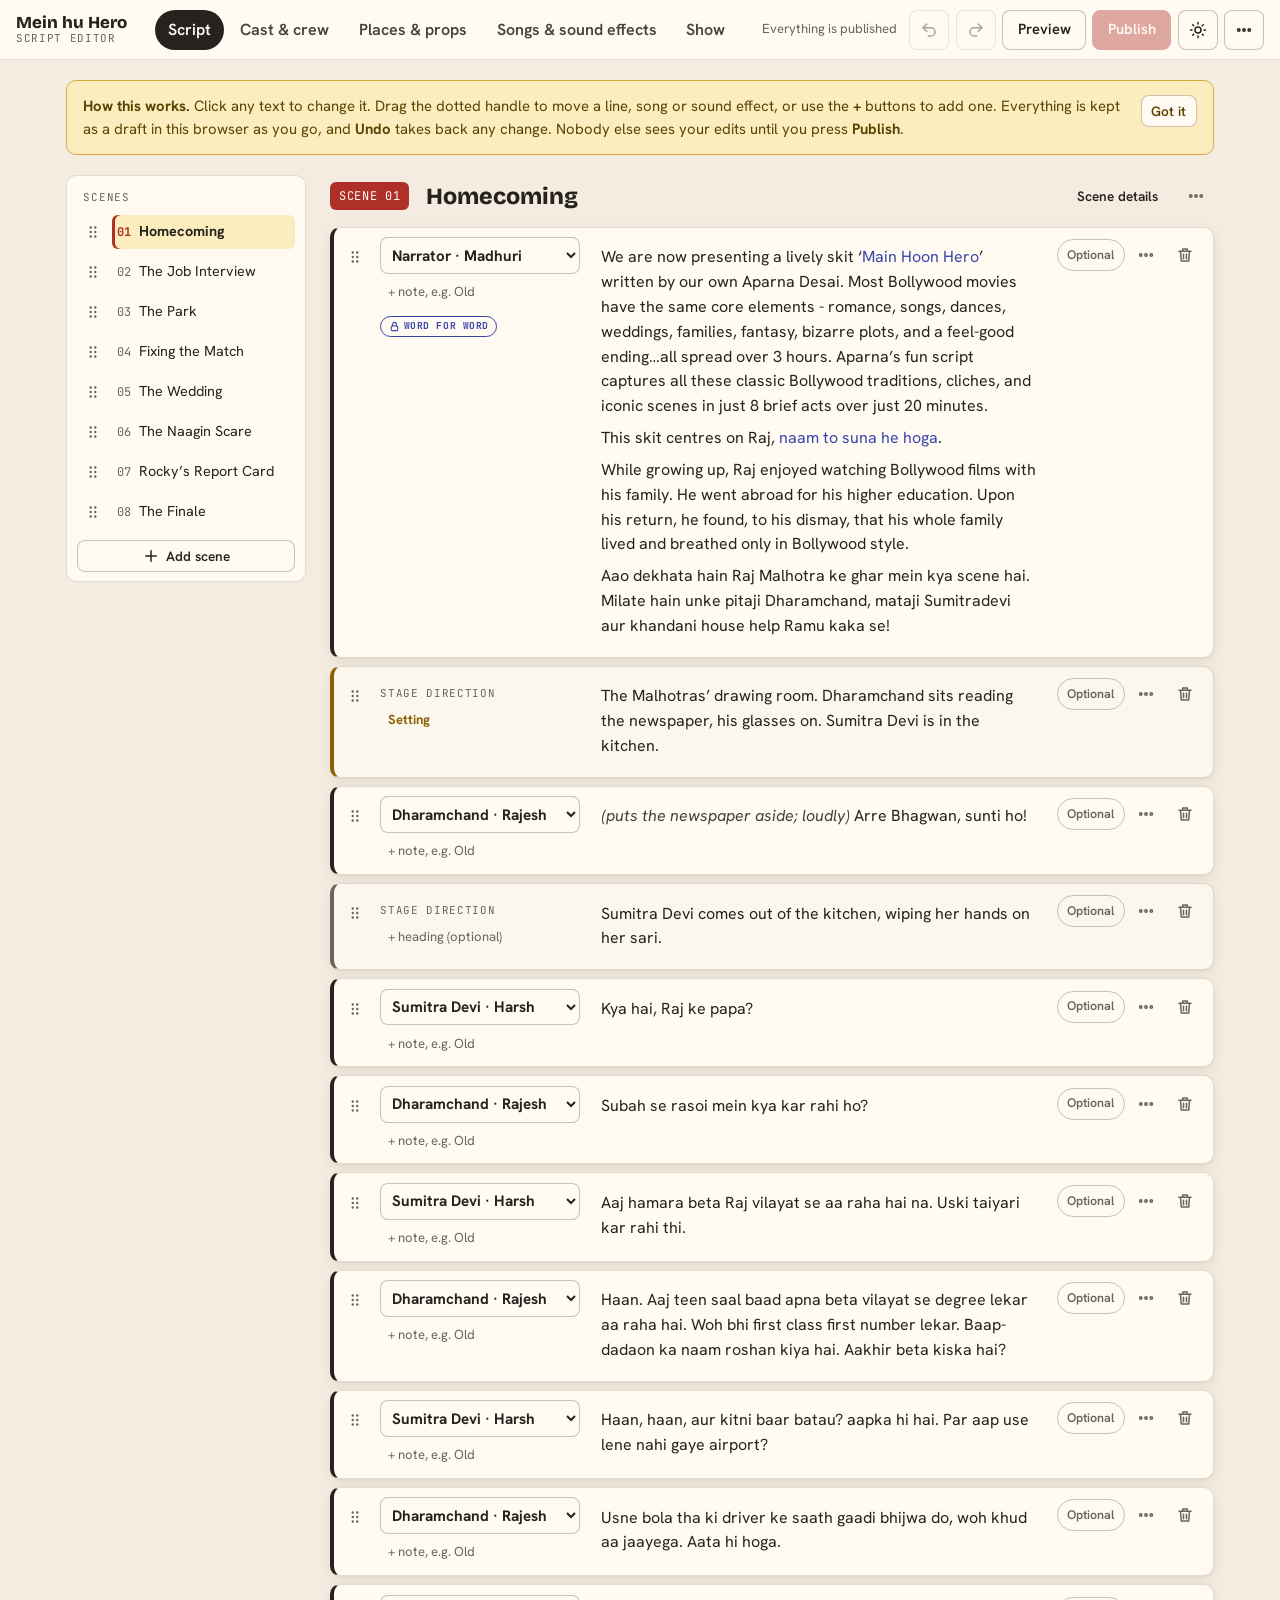
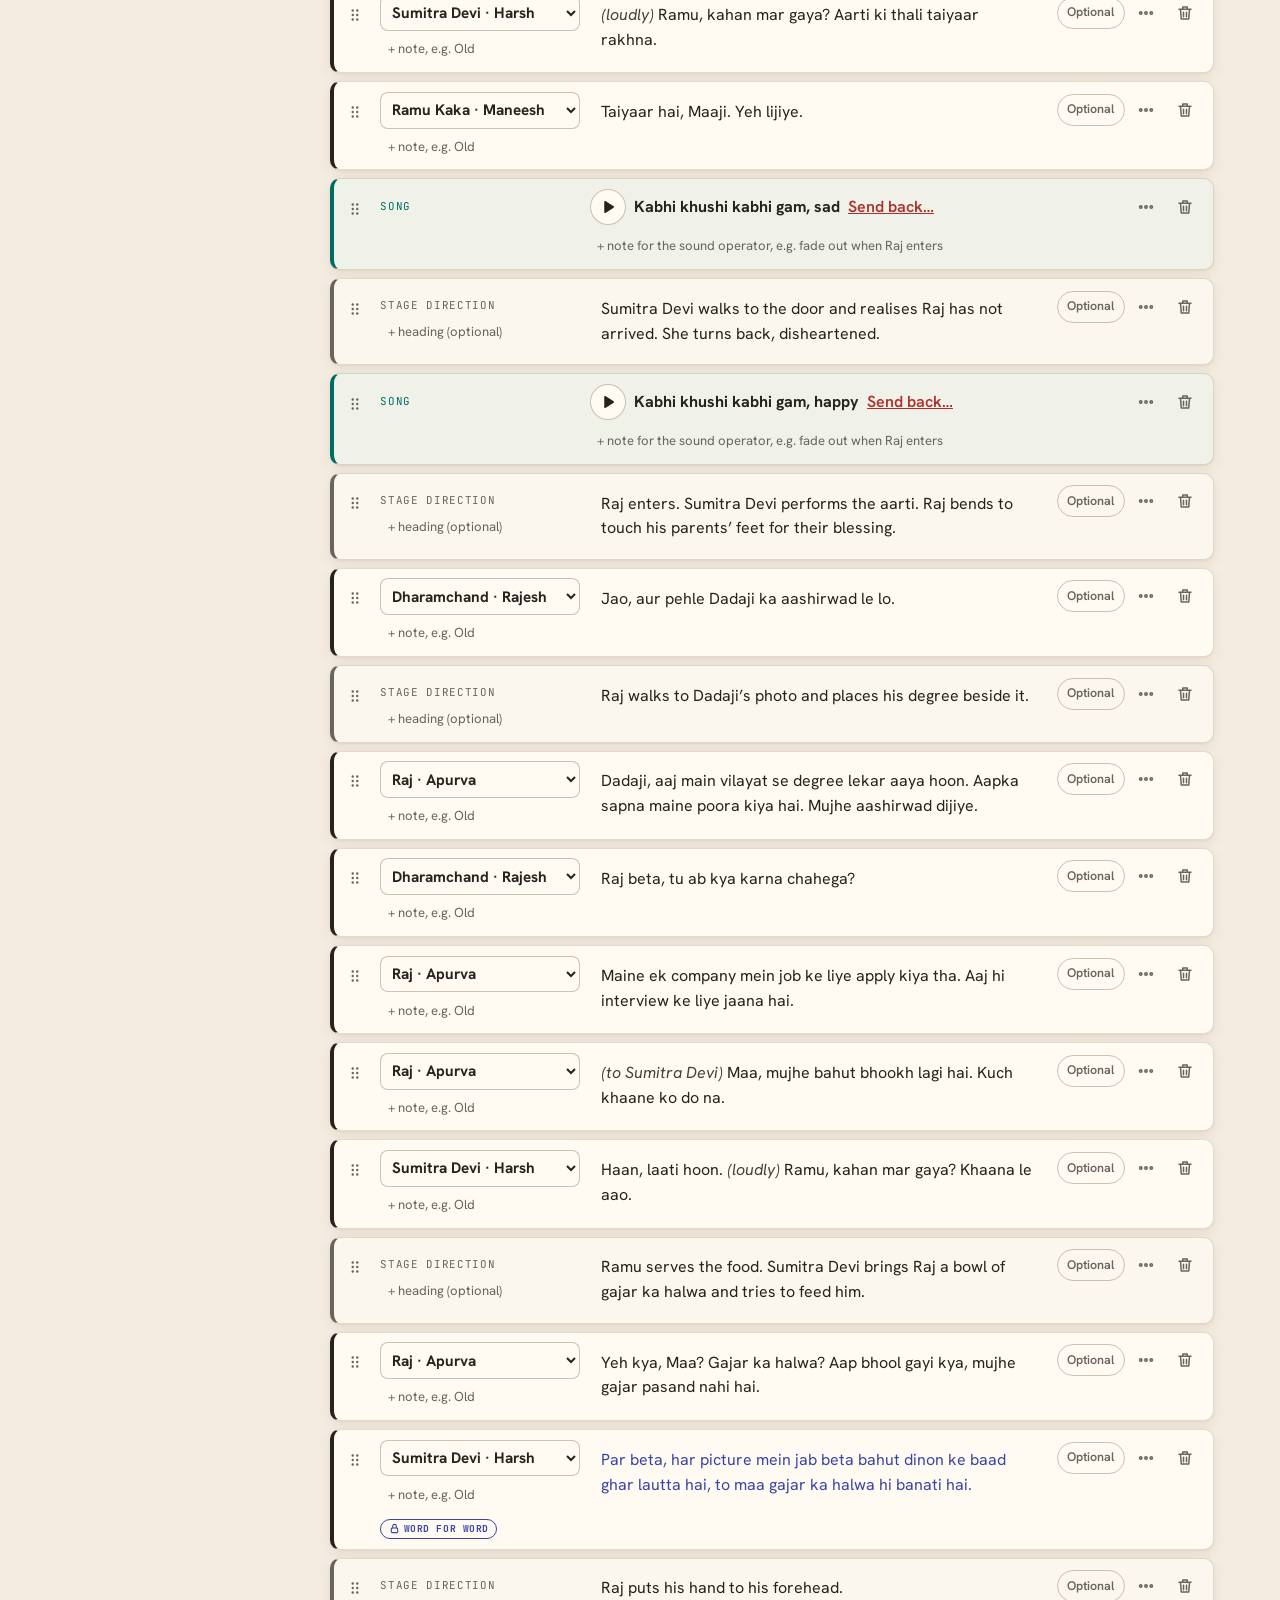
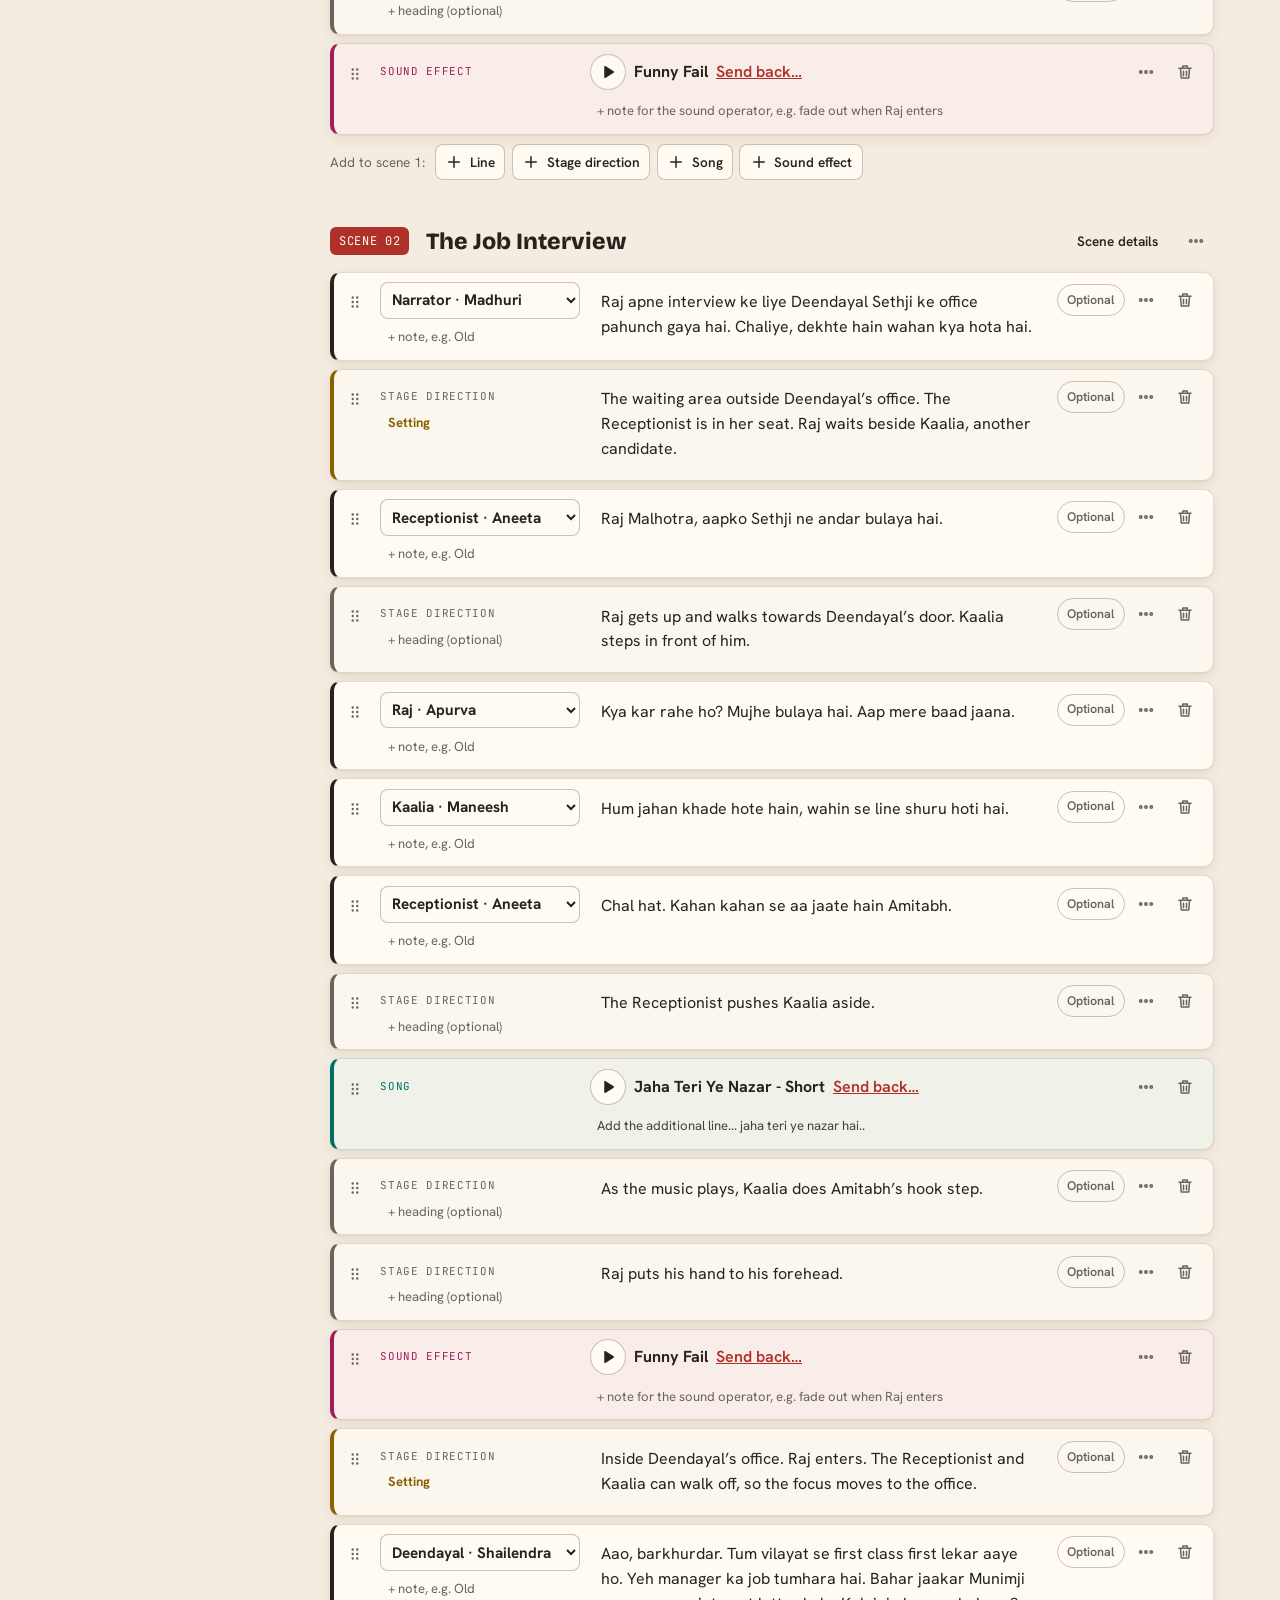
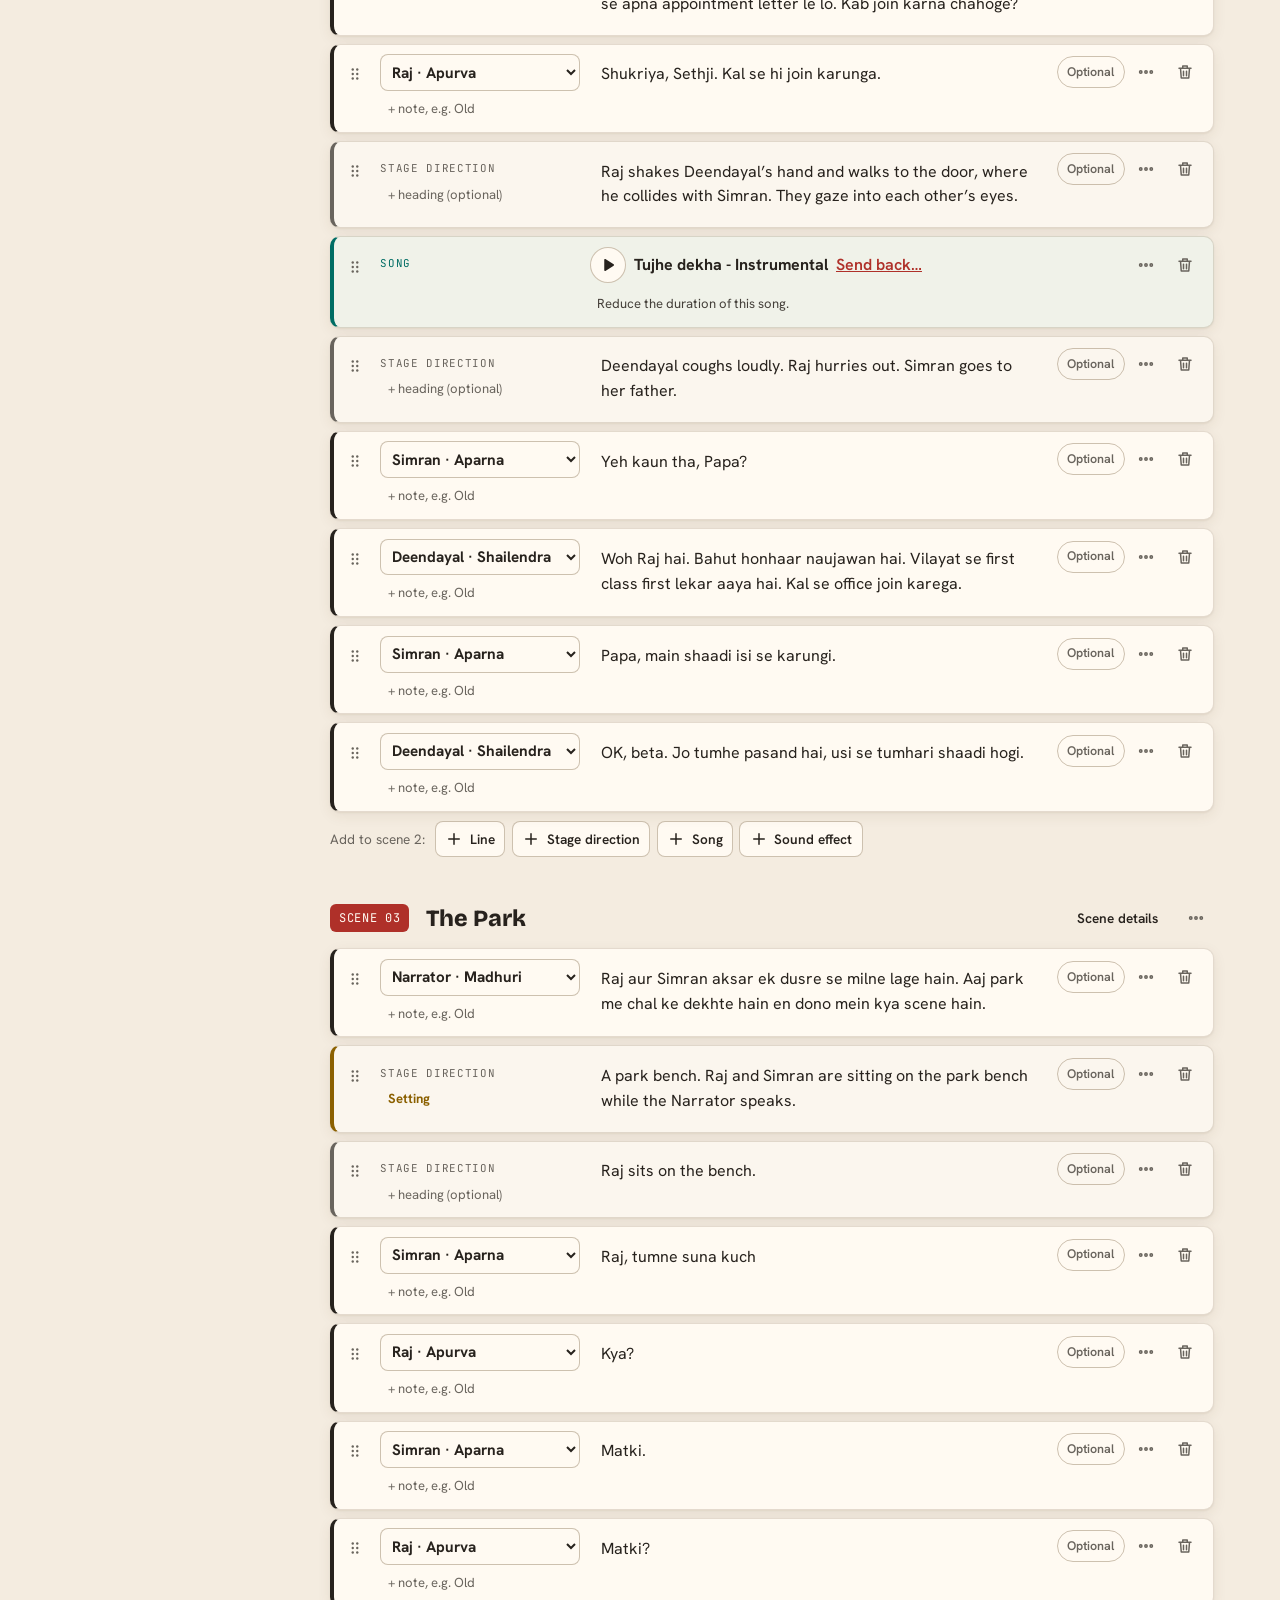
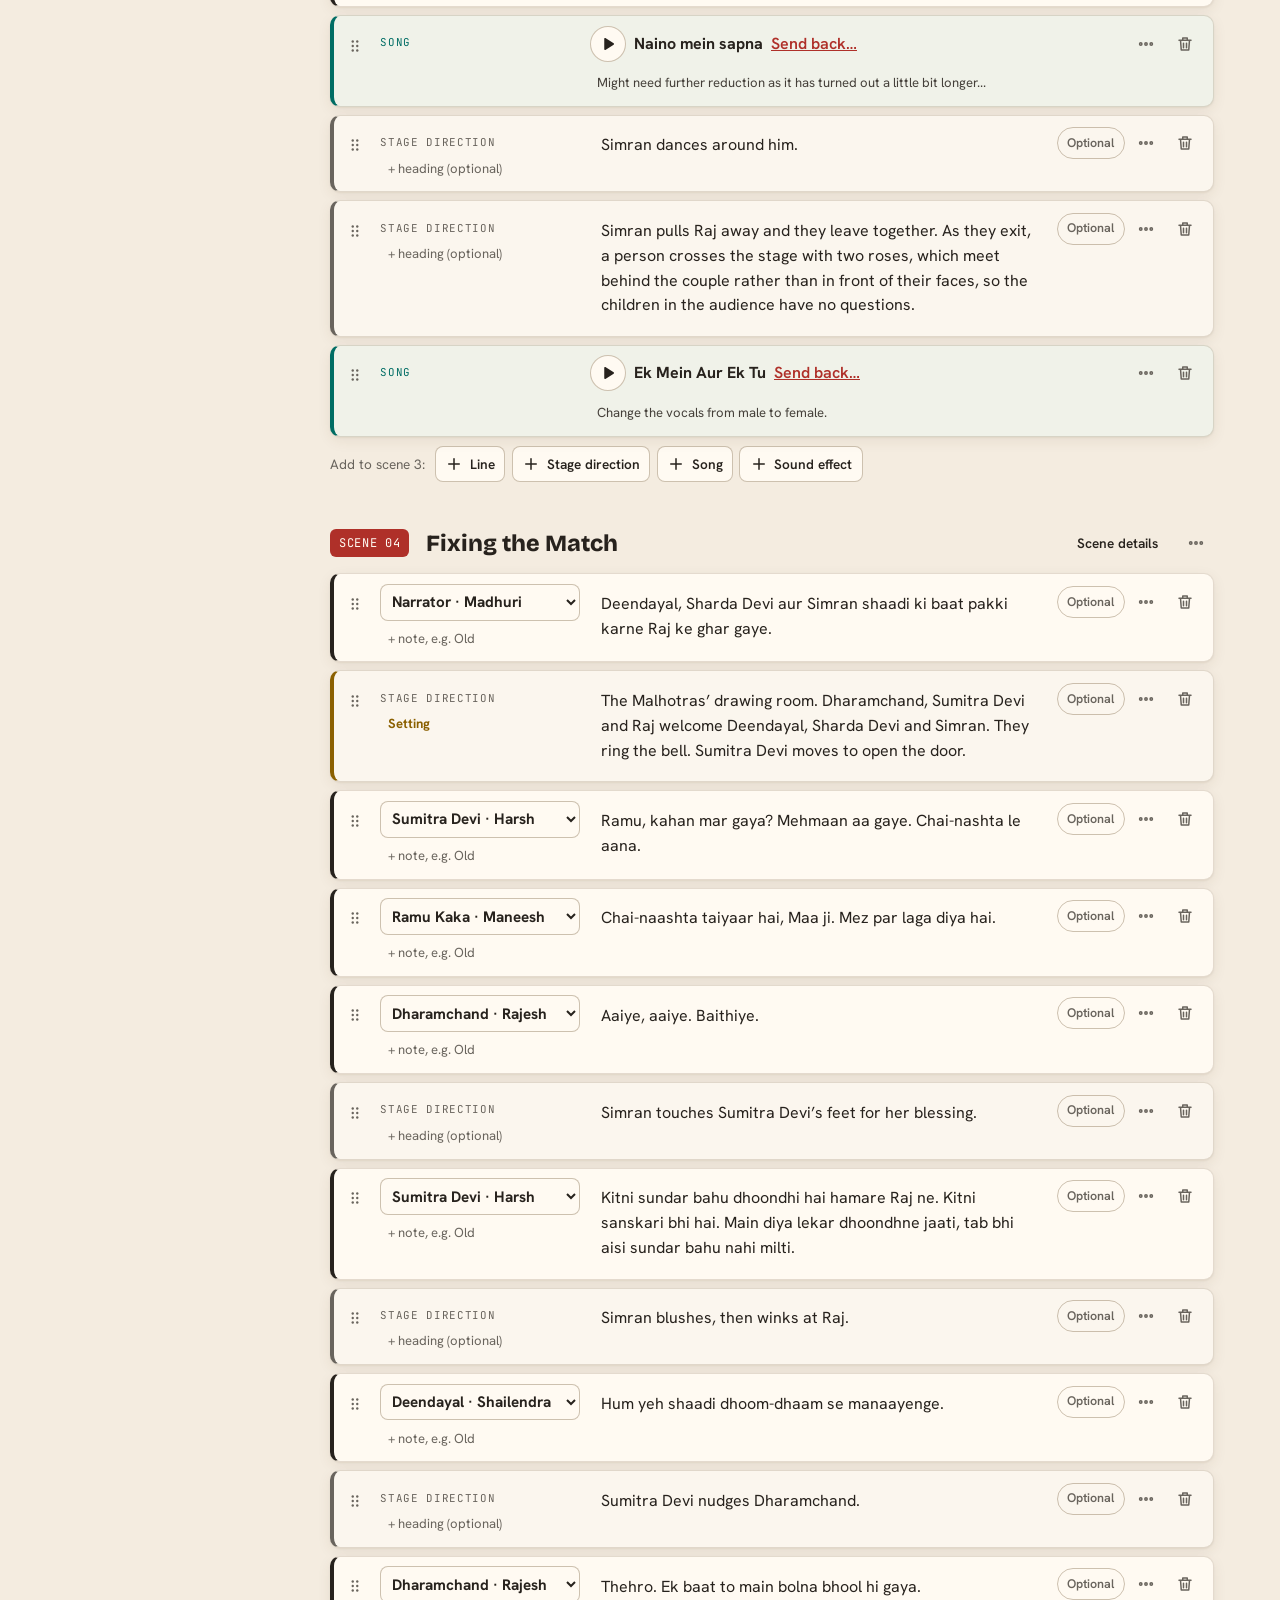
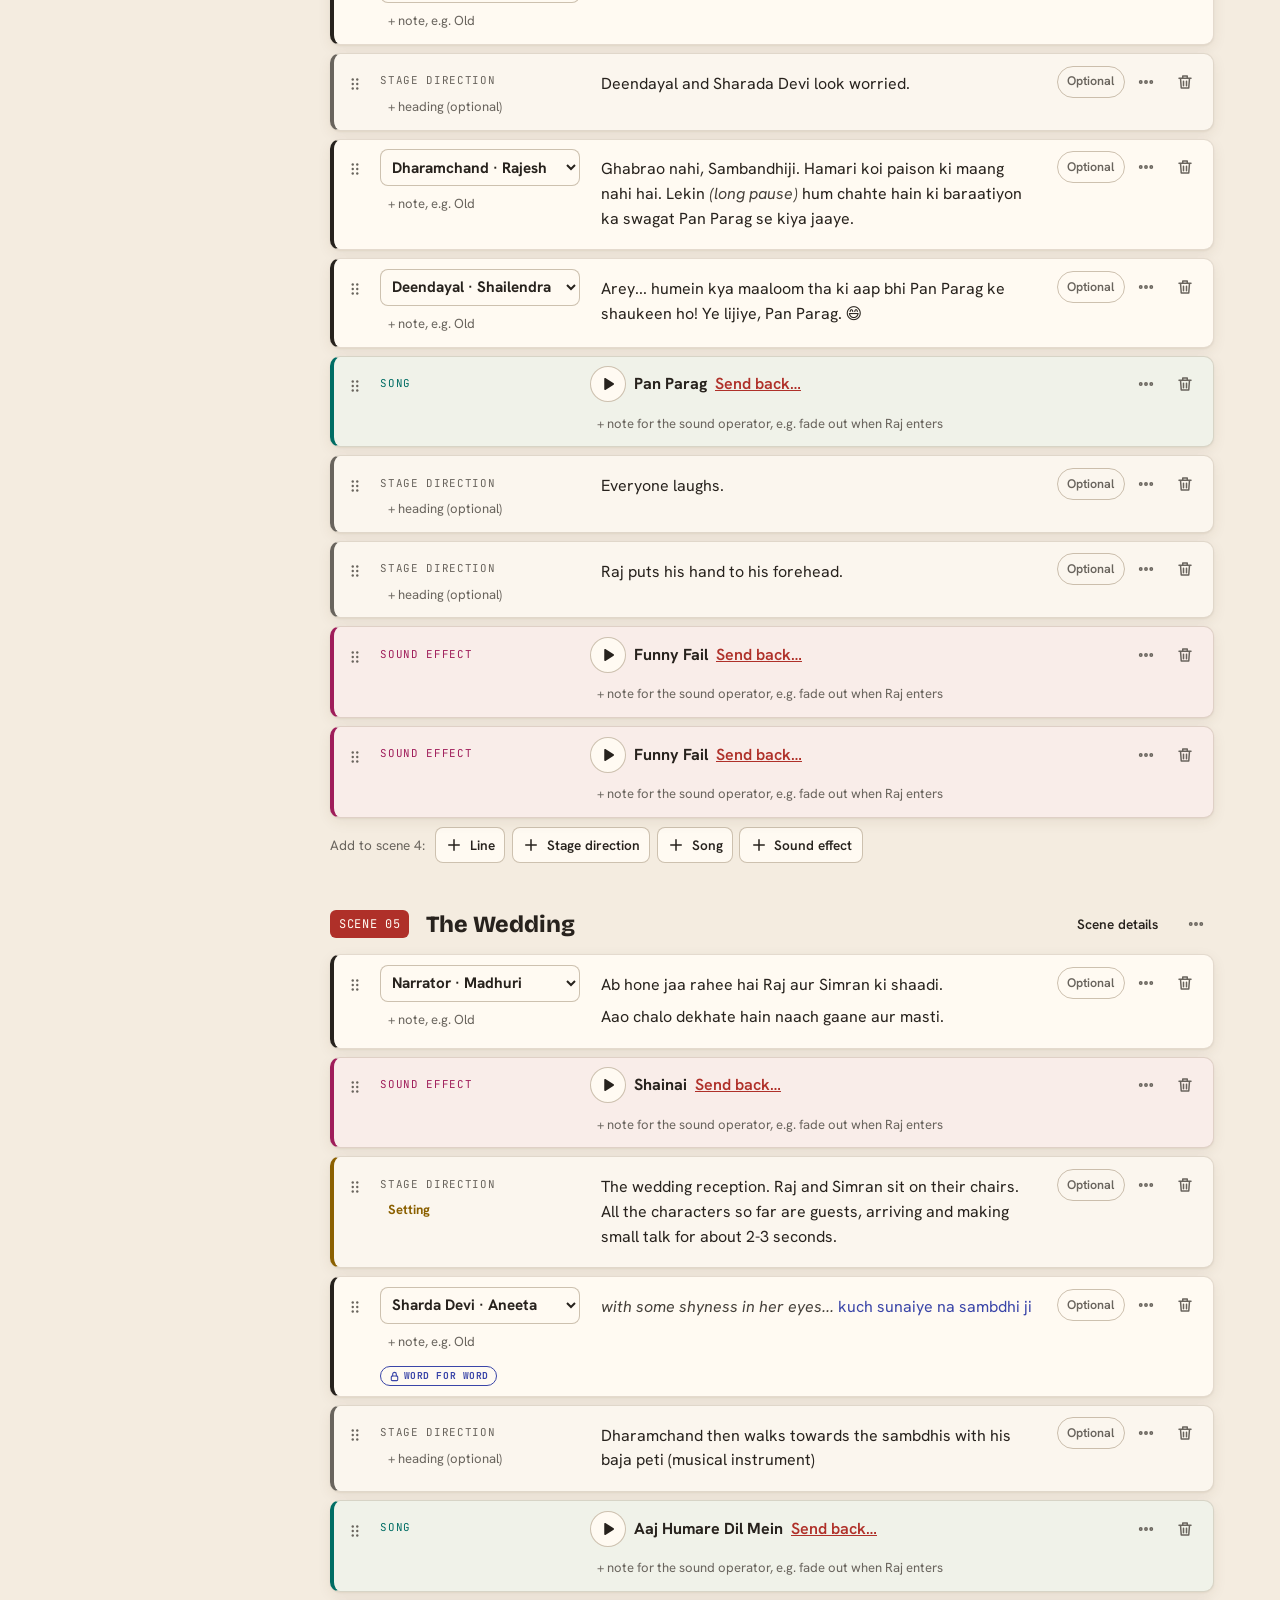
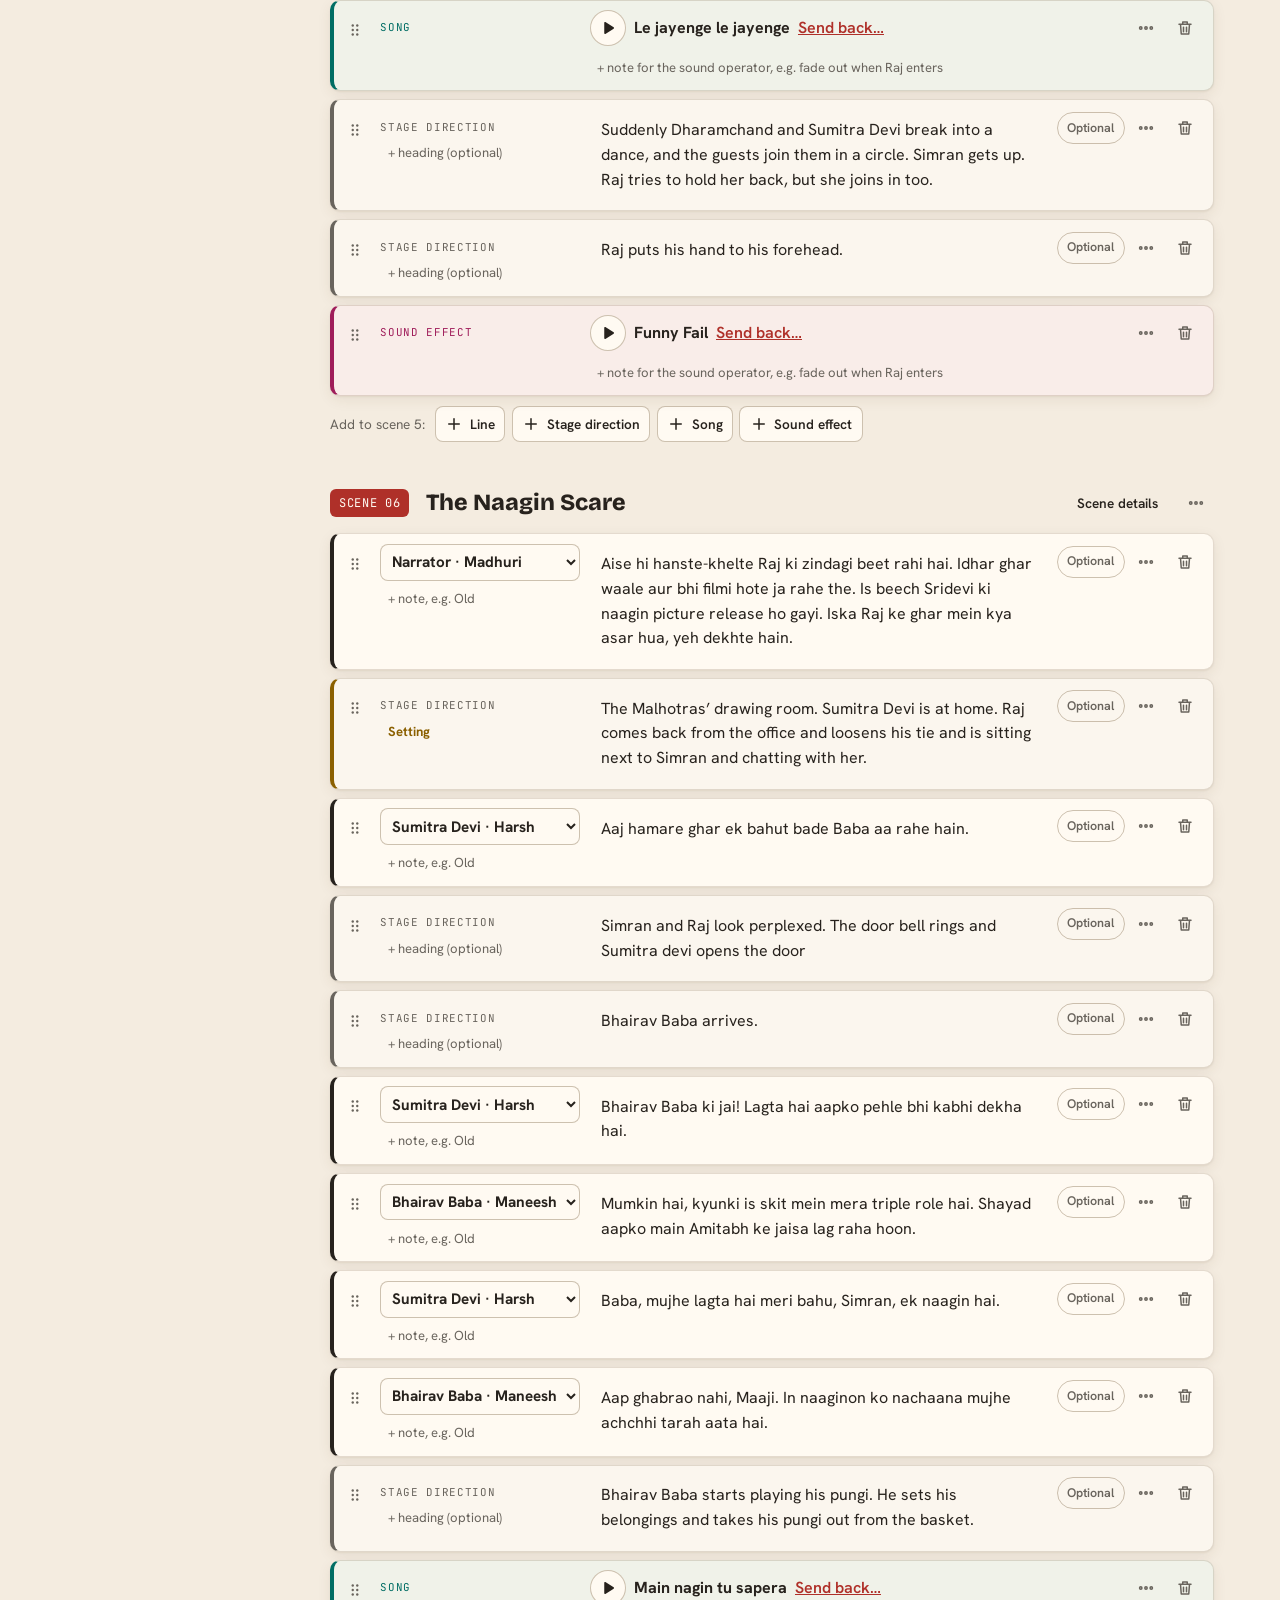
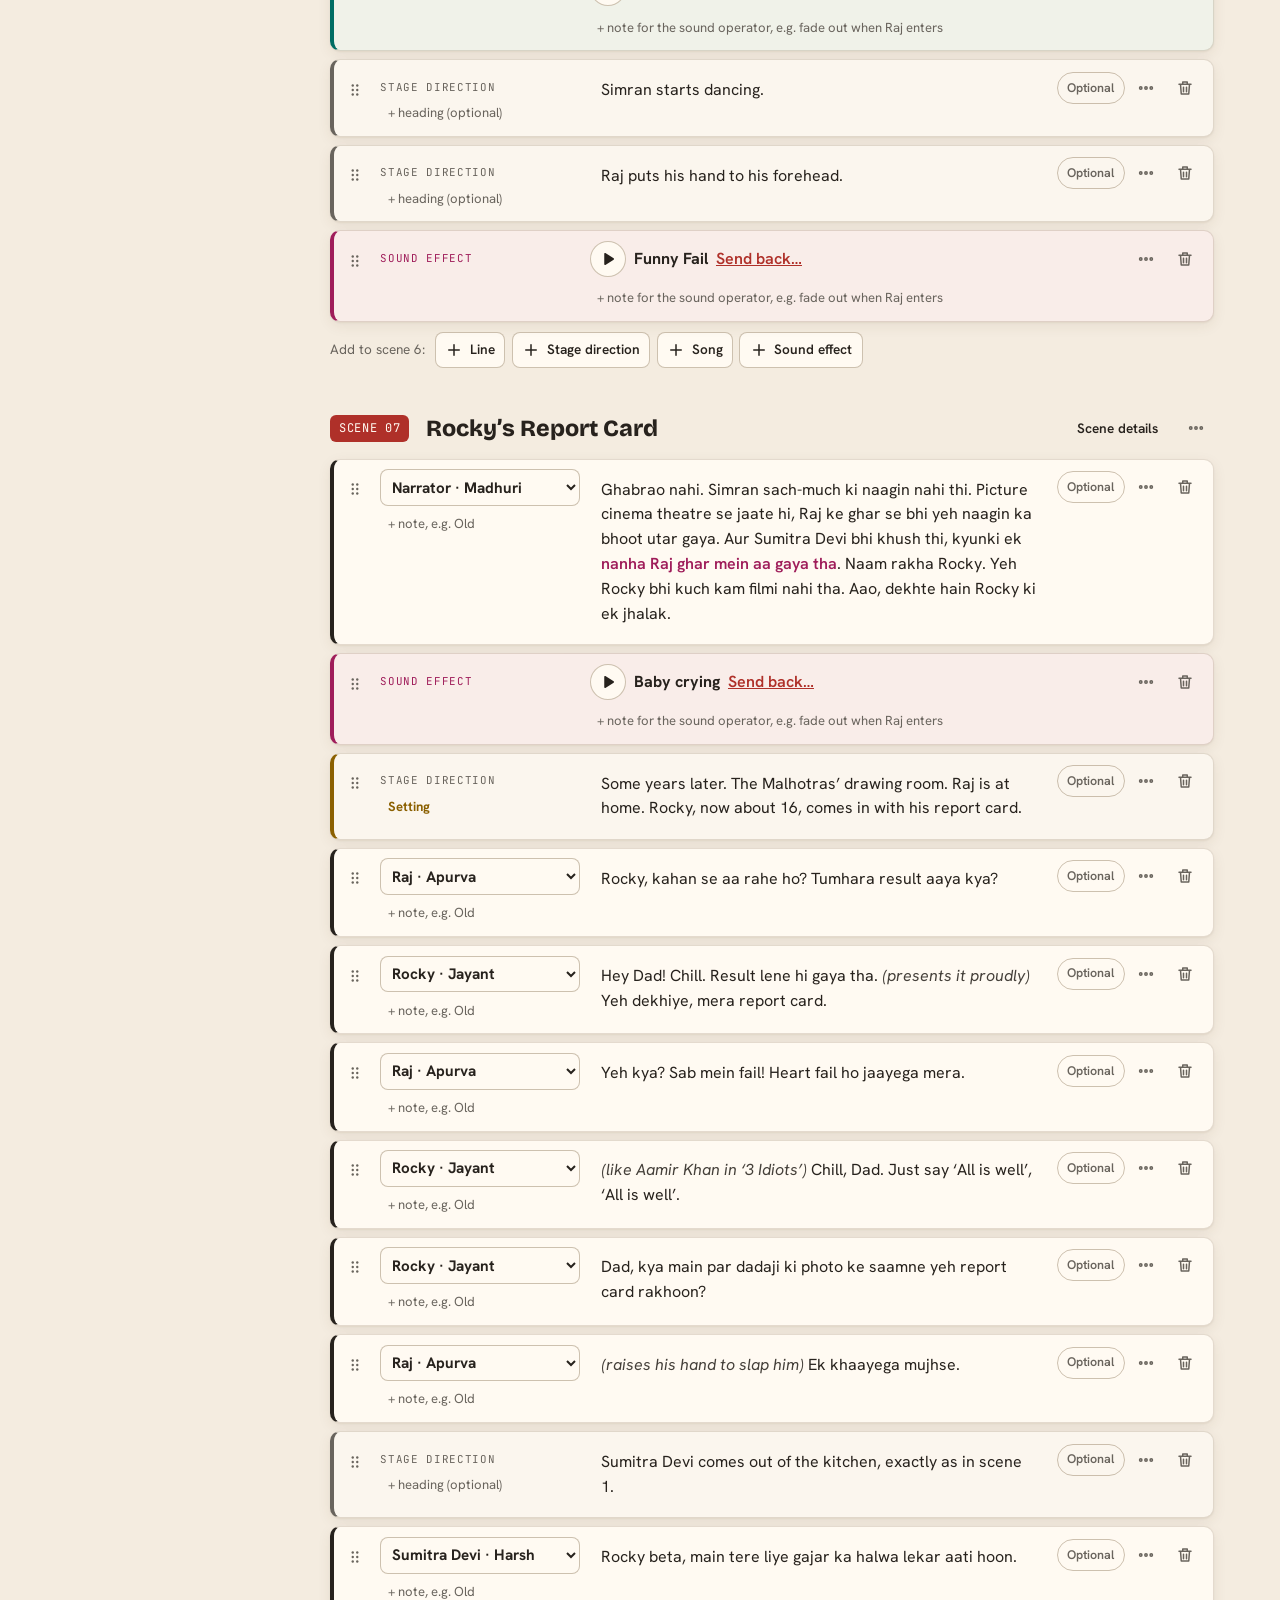
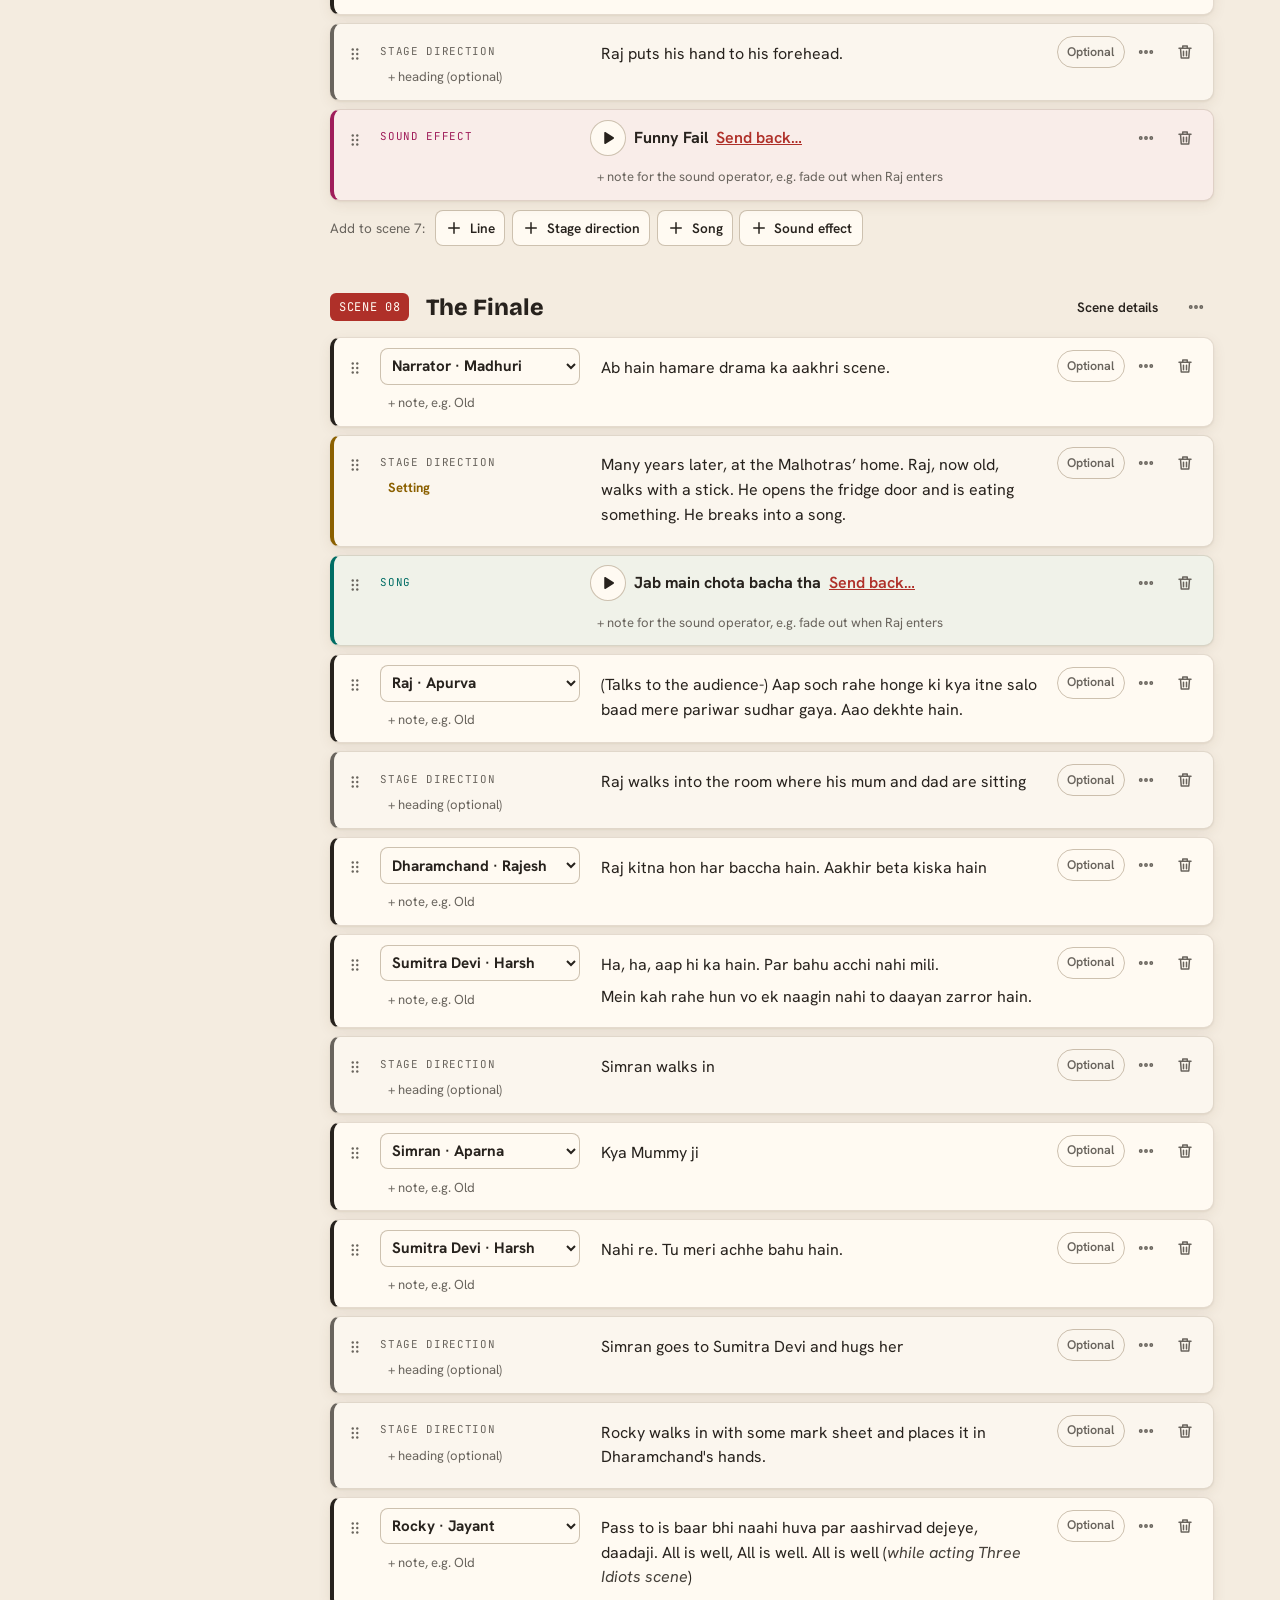
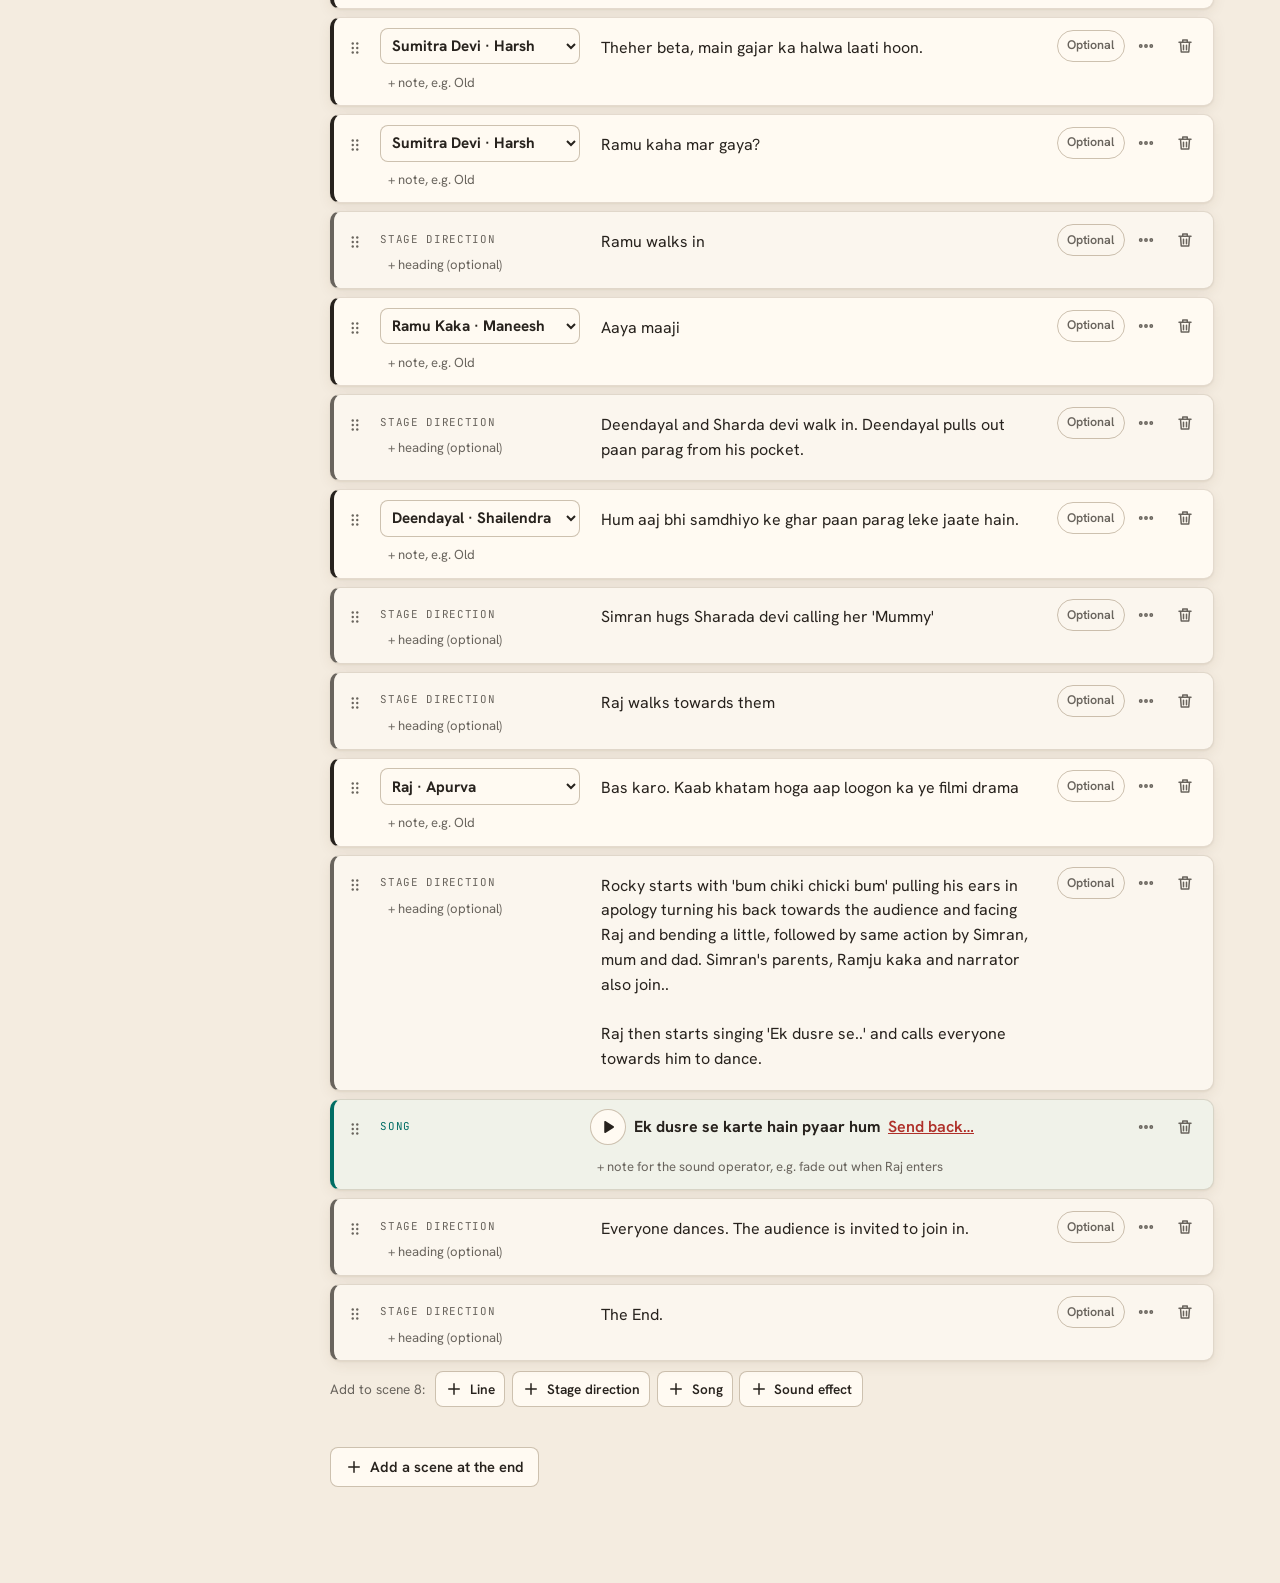
<file: editor.html>
<!doctype html>
<html lang="en-GB">
  <head>
    <meta charset="utf-8" />
    <meta
      name="viewport"
      content="width=device-width, initial-scale=1, viewport-fit=cover"
    />
    <!-- The editor is for the organisers, not the audience: keep it out of
         search results. The site footer links here quietly for the organisers. -->
    <meta name="robots" content="noindex, nofollow" />
    <title>Script editor · Mein hu Hero</title>
    <link rel="icon" href="icons/icon.svg" type="image/svg+xml" />
    <meta name="color-scheme" content="light dark" />
    <script>
      // Paint the first frame in the device's theme, as the site does;
      // editor.js keeps it in step and handles the toggle.
      (function () {
        var dark =
          window.matchMedia &&
          window.matchMedia("(prefers-color-scheme: dark)").matches;
        document.documentElement.setAttribute(
          "data-theme",
          dark ? "dark" : "light",
        );
      })();
    </script>
    <link rel="stylesheet" href="editor.css" />
  </head>
  <body>
    <header class="topbar">
      <div class="brand">
        <span class="brand-title">Mein hu Hero</span>
        <span class="brand-sub">Script editor</span>
      </div>

      <nav class="tabs" aria-label="Editor sections">
        <button
          type="button"
          class="tab"
          data-tab="script"
          aria-pressed="true"
        >
          Script
        </button>
        <button
          type="button"
          class="tab"
          data-tab="cast"
          aria-pressed="false"
        >
          Cast &amp; crew
        </button>
        <button
          type="button"
          class="tab"
          data-tab="places"
          aria-pressed="false"
        >
          Places &amp; props
        </button>
        <button
          type="button"
          class="tab"
          data-tab="sounds"
          aria-pressed="false"
        >
          Songs &amp; sound effects
        </button>
        <button
          type="button"
          class="tab"
          data-tab="show"
          aria-pressed="false"
        >
          Show
        </button>
      </nav>

      <div class="actions">
        <span
          class="status"
          id="status"
          role="status"
          aria-live="polite"
        ></span>
        <button
          type="button"
          class="btn icon"
          id="undoBtn"
          title="Undo (Ctrl+Z)"
          aria-label="Undo"
          disabled
        >
          <svg viewBox="0 0 24 24" aria-hidden="true">
            <path d="M9 14 4 9l5-5" />
            <path d="M4 9h10.5a5.5 5.5 0 0 1 0 11H11" />
          </svg>
        </button>
        <button
          type="button"
          class="btn icon"
          id="redoBtn"
          title="Redo (Ctrl+Shift+Z)"
          aria-label="Redo"
          disabled
        >
          <svg viewBox="0 0 24 24" aria-hidden="true">
            <path d="m15 14 5-5-5-5" />
            <path d="M20 9H9.5a5.5 5.5 0 0 0 0 11H13" />
          </svg>
        </button>
        <button
          type="button"
          class="btn"
          id="previewBtn"
          title="Open the site with your unpublished changes, in a new tab"
        >
          Preview
        </button>
        <button
          type="button"
          class="btn primary"
          id="publishBtn"
          title="Send your changes to the live site"
        >
          Publish
        </button>
        <button
          type="button"
          class="btn icon theme-btn"
          id="themeBtn"
          aria-pressed="false"
          aria-label="Night mode"
          title="Switch between day and night mode for this visit"
        >
          <svg class="ico-sun" viewBox="0 0 24 24" aria-hidden="true">
            <circle cx="12" cy="12" r="4" />
            <path
              d="M12 2v2M12 20v2M4.9 4.9l1.4 1.4M17.7 17.7l1.4 1.4M2 12h2M20 12h2M4.9 19.1l1.4-1.4M17.7 6.3l1.4-1.4"
            />
          </svg>
          <svg class="ico-moon" viewBox="0 0 24 24" aria-hidden="true">
            <path d="M21 12.8A9 9 0 1 1 11.2 3a7 7 0 0 0 9.8 9.8z" />
          </svg>
        </button>
        <button
          type="button"
          class="btn icon"
          id="menuBtn"
          aria-label="More"
          title="More"
          aria-haspopup="menu"
          aria-expanded="false"
        >
          <svg viewBox="0 0 24 24" aria-hidden="true">
            <circle cx="5" cy="12" r="1.6" />
            <circle cx="12" cy="12" r="1.6" />
            <circle cx="19" cy="12" r="1.6" />
          </svg>
        </button>
      </div>
    </header>

    <main id="app">
      <p class="loading" id="loading">Loading the script…</p>
    </main>

    <div class="toast" id="toast" role="status" aria-live="polite" hidden>
      <span class="toast-text" id="toastText"></span>
      <button type="button" class="toast-btn" id="toastBtn" hidden>Undo</button>
    </div>

    <dialog class="dialog" id="dialog">
      <form method="dialog" class="dialog-form" id="dialogForm">
        <h2 class="dialog-title" id="dialogTitle"></h2>
        <div class="dialog-body" id="dialogBody"></div>
        <div class="dialog-buttons" id="dialogButtons"></div>
      </form>
    </dialog>

    <input
      type="file"
      id="fileInput"
      accept=".mp3,audio/mpeg"
      hidden
    />

    <script src="editor.js"></script>
  </body>
</html>
</file>
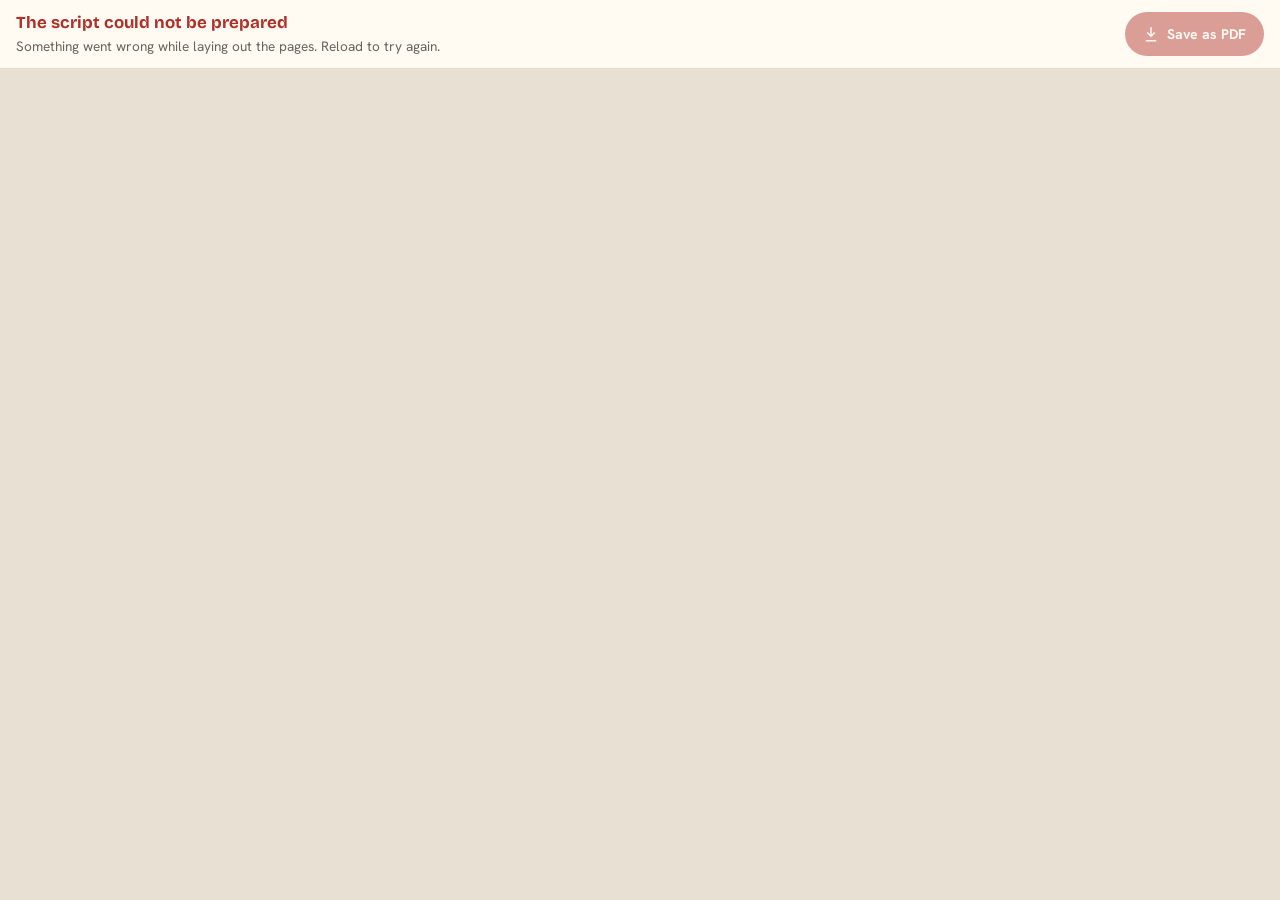
<file: script.html>
<!doctype html>
<html lang="en-GB">
  <head>
    <meta charset="utf-8" />
    <meta name="viewport" content="width=device-width, initial-scale=1" />
    <meta name="robots" content="noindex" />
    <title>Script · Mein hu Hero</title>
    <link rel="icon" href="icons/icon.svg" type="image/svg+xml" />
    <!-- Screen chrome and fonts. The page layout itself is in
         script-print.css, which Paged.js reads to build the pages. -->
    <link rel="stylesheet" href="script.css" />
  </head>
  <body>
    <div class="bar" id="bar">
      <div class="bar-text" id="barText" role="status">
        <strong id="barTitle">Preparing the script…</strong>
        <span id="barNote"
          >Laying out the pages. This takes a few seconds.</span
        >
      </div>
      <button type="button" class="bar-btn" id="saveBtn" disabled>
        <svg
          viewBox="0 0 24 24"
          fill="none"
          stroke="currentColor"
          stroke-width="2"
          aria-hidden="true"
        >
          <path d="M12 3v12M7 10l5 5 5-5M5 21h14" />
        </svg>
        Save as PDF
      </button>
    </div>
    <p class="bar-tip" id="barTip" hidden>
      In the print window, set the destination to <strong>Save as PDF</strong>.
      In Safari, untick <strong>Print headers and footers</strong> if you see a
      date or web address at the edges.
    </p>
    <main id="pages"></main>

    <script src="vendor/paged-0.4.3.min.js"></script>
    <script src="script.js"></script>
  </body>
</html>
</file>
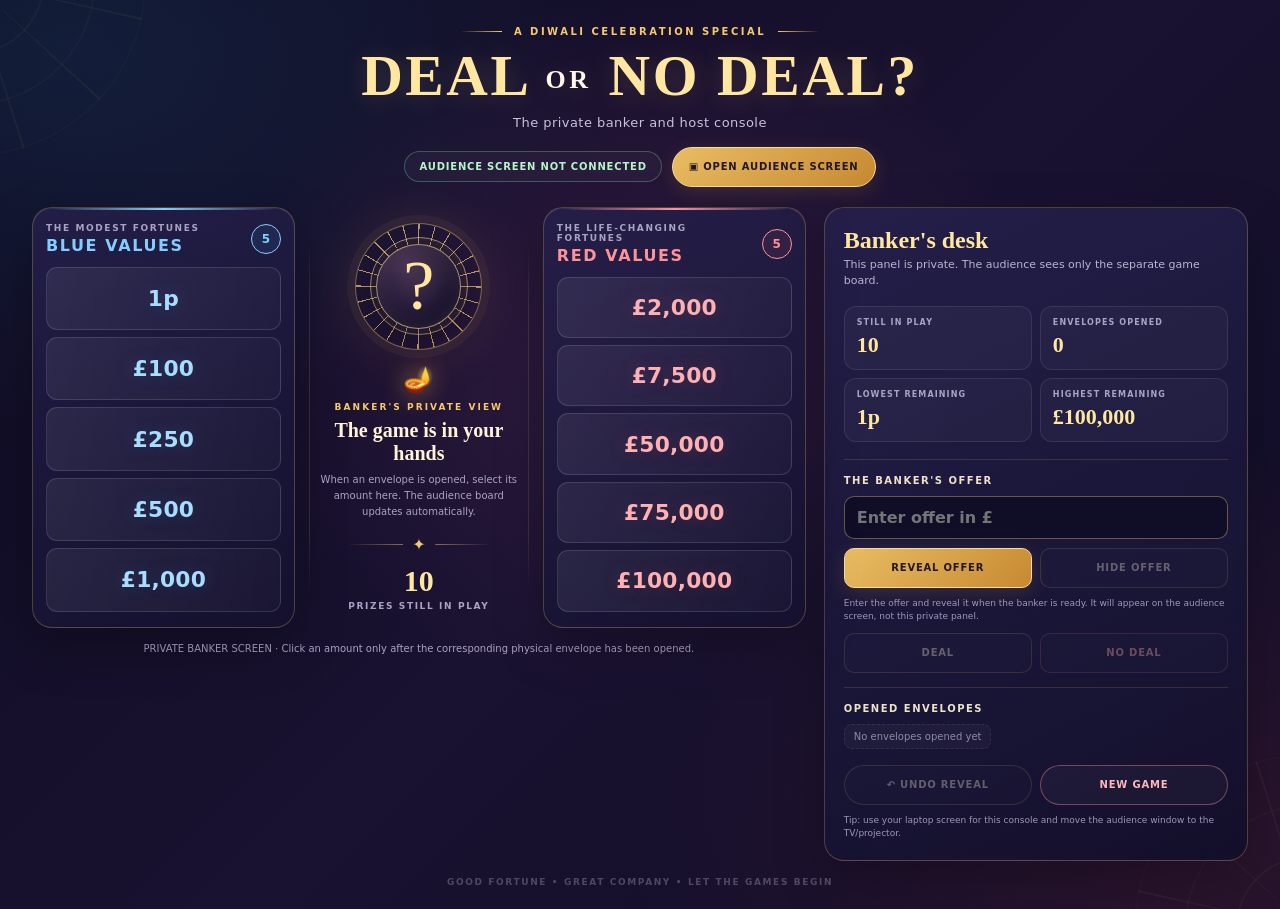
<file: games/Diwali_Deal_or_No_Deal.html>
<!DOCTYPE html>
<html lang="en-GB">
<head>
<meta charset="UTF-8">
<meta name="viewport" content="width=device-width, initial-scale=1.0">
<meta name="theme-color" content="#100d27">
<title>Deal or No Deal | Diwali Special</title>
<style>
:root{color-scheme:dark;--ink:#100d27;--gold:#f4c96b;--gold2:#ffe7a2;--cream:#fff6df;--blue:#82ceff;--red:#ff9299;--muted:#aaa3c4;--line:rgba(244,201,107,.25);--panel:rgba(31,25,65,.82)}
*{box-sizing:border-box}[hidden]{display:none!important}html,body{margin:0;min-height:100%;background:var(--ink);color:var(--cream);font-family:Inter,ui-sans-serif,system-ui,-apple-system,BlinkMacSystemFont,"Segoe UI",sans-serif}
body{min-height:100vh;background:radial-gradient(ellipse at 50% 38%,rgba(110,48,108,.3),transparent 44%),radial-gradient(ellipse at 5% 5%,rgba(35,112,158,.18),transparent 32%),radial-gradient(ellipse at 95% 94%,rgba(176,52,75,.17),transparent 34%),linear-gradient(135deg,#0e0b22,#191230 52%,#100d27);overflow-x:hidden}
body:before,body:after{content:"";position:fixed;z-index:0;width:360px;height:360px;pointer-events:none;opacity:.11;border:1px solid var(--gold);border-radius:50%;background:repeating-conic-gradient(transparent 0 12deg,rgba(244,201,107,.5) 12.3deg 12.8deg,transparent 13deg 30deg),radial-gradient(circle,transparent 0 28%,rgba(244,201,107,.4) 28.2% 28.7%,transparent 29% 48%,rgba(244,201,107,.3) 48.2% 48.7%,transparent 49% 68%,rgba(244,201,107,.25) 68.2% 68.7%,transparent 69%);mask-image:radial-gradient(circle,#000 0 68%,transparent 69%)}body:before{top:-200px;left:-210px}body:after{right:-210px;bottom:-210px}
button,input{font:inherit}.shell{position:relative;z-index:1;width:min(1500px,100%);min-height:100vh;margin:auto;padding:26px 32px 22px;display:flex;flex-direction:column}
.header{text-align:center;margin-bottom:20px}.eyebrow{display:flex;align-items:center;justify-content:center;gap:12px;color:var(--gold);font-size:10px;font-weight:850;letter-spacing:.25em;text-transform:uppercase}.eyebrow:before,.eyebrow:after{content:"";height:1px;width:42px;background:linear-gradient(90deg,transparent,var(--gold))}.eyebrow:after{transform:rotate(180deg)}
h1{margin:10px 0 5px;color:var(--gold2);font:700 clamp(35px,4.5vw,62px)/1 Georgia,serif;letter-spacing:.045em;text-shadow:0 3px 26px #f4c96b30}h1 span{font-size:.45em;vertical-align:.27em;letter-spacing:.14em;color:#fff8e9}.subtitle{margin:10px 0 0;color:#c9c2d9;font-size:13px;letter-spacing:.035em}
.top-actions{display:flex;justify-content:center;align-items:center;gap:10px;flex-wrap:wrap;margin:17px auto 0}.pill{border:1px solid #f4c96b55;border-radius:999px;padding:9px 14px;color:#f5e9d1;background:#ffffff08;font-size:10px;font-weight:800;letter-spacing:.08em;text-transform:uppercase}.pill.status{color:#b9f4c9;border-color:#7ad69a55}.btn{border:1px solid #f4c96b66;border-radius:999px;background:#ffffff08;color:#f4ead6;padding:11px 16px;min-height:40px;font-size:10px;font-weight:850;letter-spacing:.08em;text-transform:uppercase;cursor:pointer;transition:.18s}.btn:hover:not(:disabled){background:#f4c96b20;border-color:var(--gold);transform:translateY(-1px)}.btn:disabled{opacity:.35;cursor:not-allowed}.btn.gold{background:linear-gradient(135deg,#e9bd62,#c78932);border-color:#f8dc9b;color:#24162a;box-shadow:0 5px 20px #ca913530}.btn.danger{border-color:#fa929966;color:#ffb7bc}.btn:focus-visible,.prize:focus-visible,input:focus-visible{outline:3px solid var(--gold2);outline-offset:3px}
.board{display:grid;grid-template-columns:minmax(220px,1fr) minmax(220px,.82fr) minmax(220px,1fr);gap:18px;align-items:stretch;flex:1}.prize-panel{position:relative;display:flex;flex-direction:column;padding:17px 16px;border:1px solid var(--line);border-radius:20px;background:linear-gradient(155deg,rgba(37,32,75,.83),rgba(20,17,47,.86));box-shadow:0 18px 50px #0004,inset 0 1px #ffffff0e;overflow:hidden}.prize-panel:before{content:"";position:absolute;top:0;left:18px;right:18px;height:2px}.blue-panel:before{background:linear-gradient(90deg,transparent,var(--blue),transparent)}.red-panel:before{background:linear-gradient(90deg,transparent,var(--red),transparent)}.panel-head{display:flex;justify-content:space-between;align-items:center;gap:8px;margin-bottom:12px}.panel-kicker{display:block;color:var(--muted);font-size:9px;font-weight:800;letter-spacing:.18em;text-transform:uppercase;margin-bottom:3px}.panel-title{font-size:16px;font-weight:900;letter-spacing:.1em;margin:0;text-transform:uppercase}.blue-panel .panel-title{color:var(--blue)}.red-panel .panel-title{color:var(--red)}.count{width:30px;height:30px;display:grid;place-items:center;border:1px solid currentColor;border-radius:50%;font-size:12px;font-weight:900;flex:none}.blue-panel .count{color:var(--blue);background:#419ee119}.red-panel .count{color:var(--red);background:#e1536b19}.prize-list{display:grid;grid-template-rows:repeat(5,minmax(53px,1fr));gap:8px;flex:1}.prize{position:relative;display:flex;align-items:center;justify-content:center;min-width:0;padding:7px 12px;border-radius:11px;border:1px solid #ffffff20;background:linear-gradient(100deg,#ffffff12,#ffffff06);color:#a7ddff;cursor:pointer;transition:transform .18s,border-color .18s,background .18s,opacity .2s;min-height:48px}.red-panel .prize{color:#ffb0b2}.prize .amount{font-size:clamp(21px,2.1vw,29px);font-weight:900;letter-spacing:.01em;font-variant-numeric:tabular-nums;text-shadow:0 0 20px #56b1f233}.red-panel .prize .amount{text-shadow:0 0 20px #f85f6f30}.prize:hover:not(.removed){transform:translateY(-2px);border-color:currentColor;background:#ffffff13}.prize.removed{cursor:default;border-style:dashed;border-color:#ffffff18;background:#05041230;color:#d2cce055}.prize.removed .amount{display:none}.removed-label{display:none;color:#d9d2e65c;font-size:9px;font-weight:900;letter-spacing:.2em}.prize.removed .removed-label{display:inline}.host-view .prize:not(.removed):after{content:"REMOVE";position:absolute;right:10px;color:#ffffff78;font-size:8px;font-weight:900;letter-spacing:.11em;opacity:0;transition:opacity .15s}.host-view .prize:hover:not(.removed):after{opacity:1}
.centre{position:relative;display:flex;flex-direction:column;align-items:center;justify-content:center;padding:17px 10px;text-align:center;min-height:400px}.centre:before{content:"";position:absolute;inset:8% 0;border-left:1px solid #f4c96b25;border-right:1px solid #f4c96b25;mask-image:linear-gradient(transparent,#000 18%,#000 82%,transparent);pointer-events:none}.rosette{position:relative;z-index:1;width:clamp(135px,14vw,195px);aspect-ratio:1;display:grid;place-items:center;border-radius:50%;margin:0 0 16px;background:radial-gradient(circle,#ffe09926 0 34%,transparent 35%),repeating-conic-gradient(#f4c96bbd 0deg 1deg,transparent 1deg 15deg);box-shadow:0 0 0 1px #f4c96b66,0 0 0 9px #f4c96b0b,0 0 60px #f4ae5222;animation:breathe 4s ease-in-out infinite}.rosette:before{content:"";position:absolute;inset:11%;border:1px solid #ffe1a099;border-radius:50%;box-shadow:inset 0 0 28px #f4c96b20}.question{position:relative;display:grid;place-items:center;width:68%;aspect-ratio:1;border:1px solid #ffe1a099;border-radius:50%;background:radial-gradient(circle at 35% 25%,#443054,#17112e 70%);color:var(--gold2);font:clamp(68px,8vw,105px)/1 Georgia,serif;text-shadow:0 0 28px #ffcd6b55;box-shadow:inset 0 0 22px #ffda8c1a,0 7px 30px #0005}.diya{font-size:25px;margin:0 0 8px;filter:drop-shadow(0 0 12px #ffb44b99)}.centre-kicker{color:var(--gold);font-size:9px;font-weight:900;letter-spacing:.23em;text-transform:uppercase}.centre-title{margin:7px 0;color:#fff4d8;font:700 clamp(20px,2vw,27px)/1.15 Georgia,serif}.centre-copy{max-width:245px;margin:0;color:#aaa3c4;font-size:11px;line-height:1.6}.centre-divider{display:flex;align-items:center;gap:9px;width:72%;margin:15px 0 12px;color:var(--gold)}.centre-divider:before,.centre-divider:after{content:"";height:1px;flex:1;background:linear-gradient(90deg,transparent,#f4c96b80)}.centre-divider:after{transform:rotate(180deg)}.remaining{font:700 30px/1 Georgia,serif;color:var(--gold2);font-variant-numeric:tabular-nums}.remaining-caption{margin-top:5px;color:#aaa3c4;font-size:9px;font-weight:850;letter-spacing:.18em;text-transform:uppercase}
.offer-banner{display:none;position:relative;z-index:2;width:min(100%,320px);margin-top:12px;padding:12px 16px;border:1px solid #f4c96b99;border-radius:14px;background:linear-gradient(135deg,#3b2b50,#1c1637);box-shadow:0 0 32px #f4c96b24}.offer-banner.show{display:block;animation:pop .35s ease-out}.offer-label{color:var(--gold);font-size:9px;font-weight:900;letter-spacing:.2em;text-transform:uppercase}.offer-amount{margin-top:4px;color:var(--gold2);font:700 clamp(28px,4vw,42px)/1 Georgia,serif}.decision{display:none;margin-top:8px;color:var(--gold2);font-weight:950;font-size:clamp(15px,1.8vw,21px);letter-spacing:.15em;text-transform:uppercase}.decision.show{display:block}
.host-layout{display:grid;grid-template-columns:minmax(0,1.55fr) minmax(300px,.85fr);gap:18px;align-items:stretch}.host-board-wrap{min-width:0}.host-view .board{gap:14px}.host-view .prize-panel{padding:15px 13px}.host-view .prize-list{gap:7px}.host-view .prize .amount{font-size:clamp(18px,1.7vw,24px)}.host-view .centre{min-height:360px}.host-view .rosette{width:125px}.host-view .question{font-size:70px}.host-view .centre-title{font-size:20px}.host-view .centre-copy{font-size:10px}
.console{border:1px solid var(--line);border-radius:20px;background:linear-gradient(155deg,rgba(37,32,75,.93),rgba(18,15,43,.94));padding:19px;box-shadow:0 18px 50px #0004}.console h2{margin:0 0 3px;color:var(--gold2);font:700 24px Georgia,serif}.console-intro{margin:0 0 16px;color:#bcb4cd;font-size:11px;line-height:1.5}.stat-grid{display:grid;grid-template-columns:repeat(2,1fr);gap:8px;margin-bottom:17px}.stat{border:1px solid #ffffff17;border-radius:12px;padding:11px 12px;background:#ffffff08}.stat-label{display:block;color:#aaa3c4;font-size:8px;font-weight:900;letter-spacing:.14em;text-transform:uppercase}.stat-value{display:block;margin-top:5px;color:var(--gold2);font:700 22px Georgia,serif}.console-section{border-top:1px solid #f4c96b26;padding-top:15px;margin-top:14px}.section-title{margin:0 0 10px;color:#eee2c8;font-size:10px;font-weight:900;letter-spacing:.15em;text-transform:uppercase}.offer-row{display:flex;gap:8px}.offer-input{width:100%;min-width:0;border:1px solid #f4c96b66;border-radius:10px;padding:11px 12px;background:#100d27;color:#fff4d8;font-size:16px;font-weight:800}.offer-actions{display:grid;grid-template-columns:1fr 1fr;gap:8px;margin-top:9px}.offer-actions .btn{border-radius:10px;padding:10px 8px}.decision-actions{display:grid;grid-template-columns:1fr 1fr;gap:8px;margin-top:9px}.decision-actions .btn{border-radius:10px}.mini-note{margin:9px 0 0;color:#9e96b8;font-size:9px;line-height:1.5}.log{margin:0;padding:0;list-style:none;display:flex;flex-wrap:wrap;gap:6px}.log li{padding:6px 9px;border:1px solid #ffffff16;border-radius:8px;background:#ffffff08;color:#c9c2d9;font-size:10px;font-weight:800}.log .empty{color:#9189a9;border-style:dashed;font-weight:500}.console-footer{display:flex;gap:8px;flex-wrap:wrap;margin-top:16px}.console-footer .btn{flex:1}
.host-note{margin:13px 0 0;color:#aaa3c4;text-align:center;font-size:10px;line-height:1.5}.audience-message{margin:8px auto 0;color:#d8cba9;text-align:center;font-size:10px;letter-spacing:.08em;text-transform:uppercase;min-height:16px}.waiting{display:none;max-width:460px;margin:12px auto 0;padding:8px 12px;border:1px solid #f4c96b33;border-radius:10px;color:#c9c2d9;background:#100d2766;font-size:10px}.waiting.show{display:block}footer{margin-top:auto;padding-top:16px;color:#beb6d355;text-align:center;font-size:9px;font-weight:800;letter-spacing:.18em;text-transform:uppercase}.toast{position:fixed;z-index:10;left:50%;bottom:24px;transform:translate(-50%,12px);padding:10px 16px;border:1px solid #f4c96b77;border-radius:999px;background:#1a1431f5;color:#fff1ce;font-size:11px;font-weight:800;opacity:0;pointer-events:none;transition:.2s}.toast.show{opacity:1;transform:translate(-50%,0)}
.modal-backdrop{position:fixed;z-index:20;inset:0;display:none;place-items:center;padding:20px;background:#050411c9;backdrop-filter:blur(8px)}.modal-backdrop.open{display:grid}.modal{width:min(420px,100%);padding:27px 24px 22px;border:1px solid #f4c96b80;border-radius:19px;background:linear-gradient(145deg,#2a214b,#17122f);text-align:center;box-shadow:0 25px 90px #0008}.modal-icon{font-size:28px}.modal h2{margin:9px 0;color:var(--gold2);font:700 26px Georgia,serif}.modal p{color:#c3bbd4;font-size:12px;line-height:1.6}.modal-actions{display:flex;justify-content:center;gap:8px;flex-wrap:wrap}
.audience-view .shell{max-width:1600px;padding:30px 36px 20px}.audience-view .header{margin-bottom:18px}.audience-view .board{min-height:calc(100vh - 245px)}.audience-view .prize-panel{padding:20px}.audience-view .prize-list{grid-template-rows:repeat(5,minmax(58px,1fr));gap:10px}.audience-view .prize .amount{font-size:clamp(23px,2.6vw,34px)}.audience-view .centre{min-height:460px}.audience-view .rosette{width:clamp(160px,16vw,225px)}.audience-view .question{font-size:clamp(80px,9vw,120px)}.audience-view .centre-title{font-size:clamp(24px,2.2vw,32px)}.audience-view .centre-copy{font-size:13px}.audience-view .remaining{font-size:36px}.audience-view footer{padding-bottom:8px}
@keyframes breathe{0%,100%{transform:scale(1);filter:drop-shadow(0 0 0 #f4c96b00)}50%{transform:scale(1.015);filter:drop-shadow(0 0 15px #f4c96b30)}}@keyframes pop{from{opacity:0;transform:translateY(7px) scale(.97)}to{opacity:1;transform:none}}
@media(max-width:1050px){.host-layout{grid-template-columns:1fr}.host-view .board{grid-template-columns:1fr 1fr}.host-view .centre{grid-column:1/-1;grid-row:1;min-height:220px}.host-view .centre:before{display:none}.host-view .prize-panel{min-height:350px}.host-view .rosette{width:105px;margin-bottom:9px}.audience-view .board{grid-template-columns:1fr 1fr}.audience-view .centre{grid-column:1/-1;grid-row:1;min-height:255px}.audience-view .centre:before{display:none}.audience-view .rosette{width:130px}}
@media(max-width:650px){.shell,.audience-view .shell{padding:21px 13px 16px}.header{margin-bottom:13px}h1{font-size:37px}h1 span{display:block;margin:6px 0 0;font-size:10px;vertical-align:baseline}.eyebrow{font-size:8px;letter-spacing:.16em}.eyebrow:before,.eyebrow:after{width:22px}.subtitle{font-size:11px;line-height:1.5}.host-layout,.host-view .board,.audience-view .board{grid-template-columns:1fr}.host-view .centre,.audience-view .centre{grid-column:auto;grid-row:auto;min-height:0;padding:18px 8px}.host-view .prize-panel,.audience-view .prize-panel{min-height:0;padding:14px}.host-view .prize-list,.audience-view .prize-list{grid-template-rows:repeat(5,56px)}.host-view .rosette,.audience-view .rosette{width:115px}.host-view .question,.audience-view .question{font-size:68px}.console{padding:15px}.top-actions{margin-top:13px}.audience-view .board{min-height:0}.audience-view .centre-title{font-size:22px}}
@media(prefers-reduced-motion:reduce){*,*:before,*:after{animation-duration:.01ms!important;animation-iteration-count:1!important;transition-duration:.01ms!important}}
</style>
</head>
<body>
<div id="app" class="host-view">
  <div class="shell">
    <header class="header">
      <div class="eyebrow">A Diwali celebration special</div>
      <h1>DEAL <span>OR</span> NO DEAL?</h1>
      <p class="subtitle" id="subtitle">The private banker and host console</p>
      <div class="top-actions" id="top-actions">
        <span class="pill status" id="connection-pill">Audience screen not connected</span>
        <button class="btn gold" id="open-audience">▣ Open audience screen</button>
      </div>
    </header>

    <main id="host-layout" class="host-layout">
      <div class="host-board-wrap">
        <div class="board" aria-label="Private prize controls">
          <section class="prize-panel blue-panel">
            <div class="panel-head"><div><span class="panel-kicker">The modest fortunes</span><h2 class="panel-title">Blue values</h2></div><span class="count" id="host-blue-count">5</span></div>
            <div class="prize-list" id="host-blue-list"></div>
          </section>
          <section class="centre">
            <div class="rosette"><div class="question">?</div></div>
            <div class="diya">🪔</div><div class="centre-kicker">Banker's private view</div>
            <h2 class="centre-title">The game is in your hands</h2>
            <p class="centre-copy">When an envelope is opened, select its amount here. The audience board updates automatically.</p>
            <div class="centre-divider">✦</div><div class="remaining" id="host-remaining">10</div><div class="remaining-caption">Prizes still in play</div>
          </section>
          <section class="prize-panel red-panel">
            <div class="panel-head"><div><span class="panel-kicker">The life-changing fortunes</span><h2 class="panel-title">Red values</h2></div><span class="count" id="host-red-count">5</span></div>
            <div class="prize-list" id="host-red-list"></div>
          </section>
        </div>
        <p class="host-note">PRIVATE BANKER SCREEN · Click an amount only after the corresponding physical envelope has been opened.</p>
      </div>

      <aside class="console" aria-label="Banker controls">
        <h2>Banker's desk</h2><p class="console-intro">This panel is private. The audience sees only the separate game board.</p>
        <div class="stat-grid">
          <div class="stat"><span class="stat-label">Still in play</span><strong class="stat-value" id="stat-remaining">10</strong></div>
          <div class="stat"><span class="stat-label">Envelopes opened</span><strong class="stat-value" id="stat-opened">0</strong></div>
          <div class="stat"><span class="stat-label">Lowest remaining</span><strong class="stat-value" id="stat-lowest">1p</strong></div>
          <div class="stat"><span class="stat-label">Highest remaining</span><strong class="stat-value" id="stat-highest">£100,000</strong></div>
        </div>
        <div class="console-section">
          <h3 class="section-title">The banker's offer</h3>
          <div class="offer-row"><input class="offer-input" id="offer-input" type="number" min="0" step="1" inputmode="decimal" placeholder="Enter offer in £" aria-label="Banker's offer in pounds"></div>
          <div class="offer-actions"><button class="btn gold" id="show-offer">Reveal offer</button><button class="btn" id="hide-offer" disabled>Hide offer</button></div>
          <p class="mini-note">Enter the offer and reveal it when the banker is ready. It will appear on the audience screen, not this private panel.</p>
          <div class="decision-actions"><button class="btn" id="deal-button" disabled>Deal</button><button class="btn danger" id="no-deal-button" disabled>No deal</button></div>
        </div>
        <div class="console-section">
          <h3 class="section-title">Opened envelopes</h3><ul class="log" id="reveal-log"><li class="empty">No envelopes opened yet</li></ul>
        </div>
        <div class="console-footer"><button class="btn" id="undo-button" disabled>↶ Undo reveal</button><button class="btn danger" id="reset-button">New game</button></div>
        <p class="mini-note">Tip: use your laptop screen for this console and move the audience window to the TV/projector.</p>
      </aside>
    </main>

    <main id="audience-layout" hidden aria-label="Public audience display">
      <div class="board" aria-label="Audience prize board">
        <section class="prize-panel blue-panel"><div class="panel-head"><div><span class="panel-kicker">The modest fortunes</span><h2 class="panel-title">Blue values</h2></div><span class="count" id="aud-blue-count">5</span></div><div class="prize-list" id="aud-blue-list"></div></section>
        <section class="centre">
          <div class="rosette"><div class="question" id="aud-question">?</div></div><div class="diya">🪔</div>
          <div class="centre-kicker" id="aud-kicker">The mystery envelope</div><h2 class="centre-title" id="aud-title">Will you make a deal?</h2>
          <p class="centre-copy" id="aud-copy">Ten envelopes. Ten fortunes. One very important question.</p>
          <div class="centre-divider">✦</div><div class="remaining" id="aud-remaining">10</div><div class="remaining-caption">Prizes still in play</div>
          <div class="offer-banner" id="offer-banner"><div class="offer-label">The banker's offer</div><div class="offer-amount" id="aud-offer-amount">£0</div></div>
          <div class="decision" id="aud-decision"></div>
        </section>
        <section class="prize-panel red-panel"><div class="panel-head"><div><span class="panel-kicker">The life-changing fortunes</span><h2 class="panel-title">Red values</h2></div><span class="count" id="aud-red-count">5</span></div><div class="prize-list" id="aud-red-list"></div></section>
      </div>
      <div class="audience-message" id="aud-message">Good fortune · Great company · Let the games begin</div>
      <div class="waiting" id="waiting-message">Waiting for the banker to connect this screen… Open this window using the button in the private banker console.</div>
    </main>
    <footer>Good fortune • Great company • Let the games begin</footer>
  </div>
</div>
<div class="toast" id="toast" role="status" aria-live="polite"></div>
<div class="modal-backdrop" id="reset-modal" role="dialog" aria-modal="true" aria-labelledby="modal-title"><div class="modal"><div class="modal-icon">🪔</div><h2 id="modal-title">Start a fresh game?</h2><p>This will bring all ten prizes back onto the board and clear the current offer and reveal history.</p><div class="modal-actions"><button class="btn" id="cancel-reset">Keep playing</button><button class="btn gold" id="confirm-reset">Reset game</button></div></div></div>
<script>
(() => {
  const PRIZES = [
    {value:'1p', amount:0.01, side:'blue'}, {value:'£100',amount:100,side:'blue'},
    {value:'£250',amount:250,side:'blue'}, {value:'£500',amount:500,side:'blue'},
    {value:'£1,000',amount:1000,side:'blue'}, {value:'£2,000',amount:2000,side:'red'},
    {value:'£7,500',amount:7500,side:'red'}, {value:'£50,000',amount:50000,side:'red'},
    {value:'£75,000',amount:75000,side:'red'}, {value:'£100,000',amount:100000,side:'red'}
  ];
  const params = new URLSearchParams(location.search);
  const audienceMode = params.get('view') === 'audience';
  const app = document.getElementById('app');
  const $ = id => document.getElementById(id);
  const state = {revealed:[], offer:'', offerVisible:false, decision:''};
  let displayWindow = null;
  let toastTimer = null;

  function formatMoney(n){return new Intl.NumberFormat('en-GB',{style:'currency',currency:'GBP',maximumFractionDigits:0}).format(n)}
  function remaining(){return PRIZES.filter(p=>!state.revealed.includes(p.value))}
  function safeText(s){return String(s).replace(/[&<>"']/g,c=>({'&':'&amp;','<':'&lt;','>':'&gt;','"':'&quot;',"'":'&#39;'}[c]))}
  function showToast(text){$('toast').textContent=text;$('toast').classList.add('show');clearTimeout(toastTimer);toastTimer=setTimeout(()=>$('toast').classList.remove('show'),1900)}

  function renderPrizeLists(){
    for(const side of ['blue','red']){
      const list = PRIZES.filter(p=>p.side===side);
      const host = $('host-'+side+'-list');
      const aud = $('aud-'+side+'-list');
      if(host) host.innerHTML = list.map(p=>{
        const removed=state.revealed.includes(p.value);
        return `<button type="button" class="prize ${removed?'removed':''}" data-prize="${safeText(p.value)}" ${removed?'disabled':''} aria-label="${removed?'Revealed':'Remove '+safeText(p.value)+' from the board'}"><span class="amount">${p.value}</span><span class="removed-label">REVEALED</span></button>`;
      }).join('');
      if(aud) aud.innerHTML = list.map(p=>{
        const removed=state.revealed.includes(p.value);
        return `<div class="prize ${removed?'removed':''}" aria-label="${removed?'Prize revealed':safeText(p.value)}"><span class="amount">${p.value}</span><span class="removed-label">REVEALED</span></div>`;
      }).join('');
    }
    const blue=PRIZES.filter(p=>p.side==='blue'&&!state.revealed.includes(p.value)).length;
    const red=PRIZES.filter(p=>p.side==='red'&&!state.revealed.includes(p.value)).length;
    if($('host-blue-count')) $('host-blue-count').textContent=blue;
    if($('host-red-count')) $('host-red-count').textContent=red;
    if($('aud-blue-count')) $('aud-blue-count').textContent=blue;
    if($('aud-red-count')) $('aud-red-count').textContent=red;
    if($('host-remaining')) $('host-remaining').textContent=blue+red;
    if($('aud-remaining')) $('aud-remaining').textContent=blue+red;
  }

  function renderConsole(){
    const left=remaining();
    $('stat-remaining').textContent=left.length;
    $('stat-opened').textContent=state.revealed.length;
    $('stat-lowest').textContent=left.length?left.reduce((a,b)=>a.amount<b.amount?a:b).value:'—';
    $('stat-highest').textContent=left.length?left.reduce((a,b)=>a.amount>b.amount?a:b).value:'—';
    $('undo-button').disabled=state.revealed.length===0;
    $('reveal-log').innerHTML=state.revealed.length?state.revealed.map((v,i)=>`<li>${i+1}. ${safeText(v)}</li>`).join(''):'<li class="empty">No envelopes opened yet</li>';
    $('offer-input').value=state.offer;
    $('hide-offer').disabled=!state.offerVisible;
    $('deal-button').disabled=!state.offerVisible || !!state.decision;
    $('no-deal-button').disabled=!state.offerVisible || !!state.decision;
  }

  function renderAudience(){
    const banner=$('offer-banner'), decision=$('aud-decision');
    if(state.offerVisible){banner.classList.add('show');$('aud-offer-amount').textContent=formatMoney(Number(state.offer)||0)}else banner.classList.remove('show');
    decision.classList.toggle('show',!!state.decision);
    decision.textContent=state.decision==='deal'?'DEAL ACCEPTED!':state.decision==='no-deal'?'NO DEAL! THE GAME CONTINUES':'';
    if(state.decision==='deal'){
      $('aud-kicker').textContent='The banker has a deal';$('aud-title').textContent='Deal accepted!';$('aud-copy').textContent="The player has accepted the banker’s offer. What a Diwali moment!";
    } else if(state.decision==='no-deal'){
      $('aud-kicker').textContent='The player has decided';$('aud-title').textContent='No deal!';$('aud-copy').textContent='The offer is rejected. The game goes on!';
    } else if(state.offerVisible){
      $('aud-kicker').textContent='The banker is calling';$('aud-title').textContent='Will you take the deal?';$('aud-copy').textContent='The banker has made an offer. Deal or no deal?';
    } else {
      $('aud-kicker').textContent='The mystery envelope';$('aud-title').textContent='Will you make a deal?';$('aud-copy').textContent='Ten envelopes. Ten fortunes. One very important question.';
    }
    if(remaining().length===0){$('aud-kicker').textContent='The game is complete';$('aud-title').textContent='All prizes revealed!';$('aud-copy').textContent='That is the end of the game. Happy Diwali!'}
  }

  function snapshot(){return {revealed:[...state.revealed],offer:state.offer,offerVisible:state.offerVisible,decision:state.decision}}
  function sendState(){
    if(displayWindow && !displayWindow.closed){
      try{displayWindow.postMessage({type:'diwali-game-state',state:snapshot()},'*')}catch(e){}
      $('connection-pill').textContent='Audience screen connected';
    } else if($('connection-pill')) $('connection-pill').textContent='Audience screen not connected';
  }
  function applyAudienceState(next){
    state.revealed=Array.isArray(next.revealed)?next.revealed.filter(v=>PRIZES.some(p=>p.value===v)):[];
    state.offer=String(next.offer??'');state.offerVisible=!!next.offerVisible;state.decision=next.decision==='deal'||next.decision==='no-deal'?next.decision:'';
    renderPrizeLists();renderAudience();
    $('waiting-message').classList.remove('show');
  }
  function sync(){renderPrizeLists();renderConsole();renderAudience();sendState()}

  function revealPrize(value){
    if(state.revealed.includes(value))return;
    state.revealed.push(value);state.offerVisible=false;state.decision='';
    sync();showToast(value+' removed from the board');
  }
  function undo(){const value=state.revealed.pop();if(!value)return;state.offerVisible=false;state.decision='';sync();showToast(value+' restored to the board')}
  function reset(){state.revealed=[];state.offer='';state.offerVisible=false;state.decision='';sync();showToast('A fresh game is ready')}

  if(audienceMode){
    app.classList.remove('host-view');app.classList.add('audience-view');
    $('subtitle').textContent='LIVE AUDIENCE DISPLAY · PUBLIC SCREEN ONLY';
    $('top-actions').hidden=true;$('top-actions').style.display='none';$('host-layout').hidden=true;$('host-layout').style.display='none';$('audience-layout').hidden=false;$('audience-layout').style.display='block';
    $('waiting-message').classList.add('show');
    function requestInitial(){if(window.opener&&!window.opener.closed){window.opener.postMessage({type:'diwali-audience-ready'},'*')}else{$('waiting-message').classList.add('show')}}
    window.addEventListener('message',event=>{
      if(event.source!==window.opener || !event.data || event.data.type!=='diwali-game-state')return;
      applyAudienceState(event.data.state||{});
    });
    window.addEventListener('load',requestInitial);window.addEventListener('focus',requestInitial);
    requestInitial();
  }else{
    $('host-blue-list').addEventListener('click',e=>{const b=e.target.closest('[data-prize]');if(b)revealPrize(b.dataset.prize)});
    $('host-red-list').addEventListener('click',e=>{const b=e.target.closest('[data-prize]');if(b)revealPrize(b.dataset.prize)});
    $('open-audience').addEventListener('click',()=>{
      const url=new URL(location.href);url.searchParams.set('view','audience');
      displayWindow=window.open(url.href,'DiwaliDealOrNoDealAudience','popup=yes,width=1440,height=900');
      if(!displayWindow){showToast('Popup blocked. Allow pop-ups for this file, then try again.');return}
      $('connection-pill').textContent='Connecting audience screen…';
      displayWindow.focus();
      setTimeout(sendState,350);setTimeout(sendState,1000);
    });
    window.addEventListener('message',event=>{
      if(!displayWindow || event.source!==displayWindow || !event.data)return;
      if(event.data.type==='diwali-audience-ready'){ $('connection-pill').textContent='Audience screen connected';sendState(); }
    });
    $('undo-button').addEventListener('click',undo);
    $('show-offer').addEventListener('click',()=>{
      const raw=$('offer-input').value.trim();
      if(raw===''||!Number.isFinite(Number(raw))||Number(raw)<0){showToast('Enter a valid banker offer first');$('offer-input').focus();return}
      state.offer=raw;state.offerVisible=true;state.decision='';sync();showToast('The banker’s offer is now on the audience screen');
    });
    $('hide-offer').addEventListener('click',()=>{state.offerVisible=false;state.decision='';sync();showToast('The offer has been hidden')});
    $('deal-button').addEventListener('click',()=>{if(!state.offerVisible)return;state.decision='deal';sync();showToast('Deal accepted')});
    $('no-deal-button').addEventListener('click',()=>{if(!state.offerVisible)return;state.decision='no-deal';sync();showToast('No deal. Keep playing!')});
    $('offer-input').addEventListener('keydown',e=>{if(e.key==='Enter')$('show-offer').click()});
    $('reset-button').addEventListener('click',()=> $('reset-modal').classList.add('open'));
    $('cancel-reset').addEventListener('click',()=> $('reset-modal').classList.remove('open'));
    $('confirm-reset').addEventListener('click',()=>{$('reset-modal').classList.remove('open');reset()});
    $('reset-modal').addEventListener('click',e=>{if(e.target===$('reset-modal'))$('reset-modal').classList.remove('open')});
    window.addEventListener('beforeunload',()=>{if(displayWindow&&!displayWindow.closed)displayWindow.close()});
    sync();
  }
})();
</script>
</body>
</html>
</file>
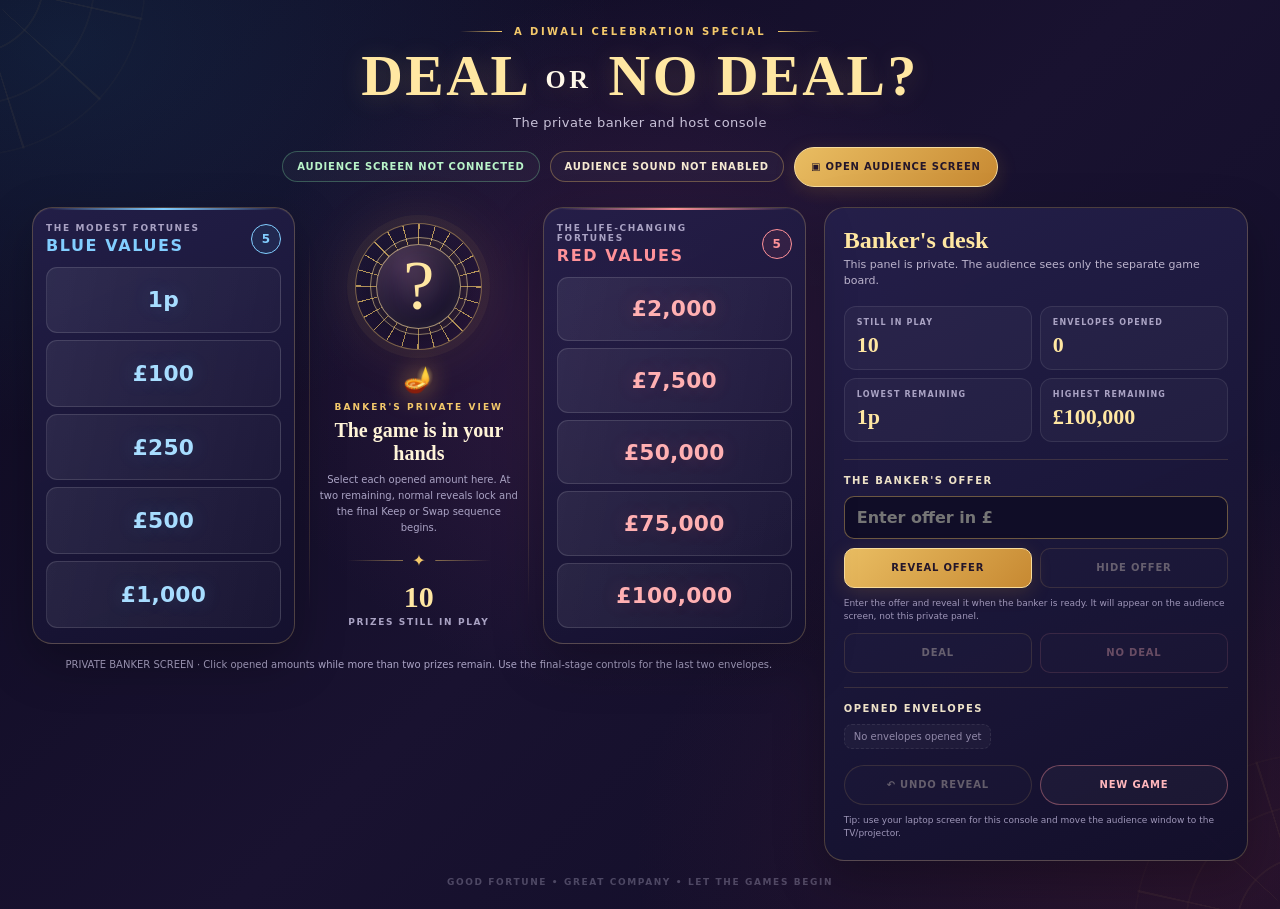
<file: games/dnd.html>
<!DOCTYPE html>
<html lang="en-GB">
<head>
<meta charset="UTF-8">
<meta name="viewport" content="width=device-width, initial-scale=1.0">
<meta name="theme-color" content="#100d27">
<title>Deal or No Deal | Diwali Dhamaka - Show Edition</title>
<style>
:root{color-scheme:dark;--ink:#100d27;--gold:#f4c96b;--gold2:#ffe7a2;--cream:#fff6df;--blue:#82ceff;--red:#ff9299;--muted:#aaa3c4;--line:rgba(244,201,107,.25);--panel:rgba(31,25,65,.82)}
*{box-sizing:border-box}[hidden]{display:none!important}html,body{margin:0;min-height:100%;background:var(--ink);color:var(--cream);font-family:Inter,ui-sans-serif,system-ui,-apple-system,BlinkMacSystemFont,"Segoe UI",sans-serif}
body{min-height:100vh;background:radial-gradient(ellipse at 50% 38%,rgba(110,48,108,.3),transparent 44%),radial-gradient(ellipse at 5% 5%,rgba(35,112,158,.18),transparent 32%),radial-gradient(ellipse at 95% 94%,rgba(176,52,75,.17),transparent 34%),linear-gradient(135deg,#0e0b22,#191230 52%,#100d27);overflow-x:hidden}
body:before,body:after{content:"";position:fixed;z-index:0;width:360px;height:360px;pointer-events:none;opacity:.11;border:1px solid var(--gold);border-radius:50%;background:repeating-conic-gradient(transparent 0 12deg,rgba(244,201,107,.5) 12.3deg 12.8deg,transparent 13deg 30deg),radial-gradient(circle,transparent 0 28%,rgba(244,201,107,.4) 28.2% 28.7%,transparent 29% 48%,rgba(244,201,107,.3) 48.2% 48.7%,transparent 49% 68%,rgba(244,201,107,.25) 68.2% 68.7%,transparent 69%);mask-image:radial-gradient(circle,#000 0 68%,transparent 69%)}body:before{top:-200px;left:-210px}body:after{right:-210px;bottom:-210px}
button,input{font:inherit}.shell{position:relative;z-index:1;width:min(1500px,100%);min-height:100vh;margin:auto;padding:26px 32px 22px;display:flex;flex-direction:column}
.header{text-align:center;margin-bottom:20px}.eyebrow{display:flex;align-items:center;justify-content:center;gap:12px;color:var(--gold);font-size:10px;font-weight:850;letter-spacing:.25em;text-transform:uppercase}.eyebrow:before,.eyebrow:after{content:"";height:1px;width:42px;background:linear-gradient(90deg,transparent,var(--gold))}.eyebrow:after{transform:rotate(180deg)}
h1{margin:10px 0 5px;color:var(--gold2);font:700 clamp(35px,4.5vw,62px)/1 Georgia,serif;letter-spacing:.045em;text-shadow:0 3px 26px #f4c96b30}h1 span{font-size:.45em;vertical-align:.27em;letter-spacing:.14em;color:#fff8e9}.subtitle{margin:10px 0 0;color:#c9c2d9;font-size:13px;letter-spacing:.035em}
.top-actions{display:flex;justify-content:center;align-items:center;gap:10px;flex-wrap:wrap;margin:17px auto 0}.pill{border:1px solid #f4c96b55;border-radius:999px;padding:9px 14px;color:#f5e9d1;background:#ffffff08;font-size:10px;font-weight:800;letter-spacing:.08em;text-transform:uppercase}.pill.status{color:#b9f4c9;border-color:#7ad69a55}.btn{border:1px solid #f4c96b66;border-radius:999px;background:#ffffff08;color:#f4ead6;padding:11px 16px;min-height:40px;font-size:10px;font-weight:850;letter-spacing:.08em;text-transform:uppercase;cursor:pointer;transition:.18s}.btn:hover:not(:disabled){background:#f4c96b20;border-color:var(--gold);transform:translateY(-1px)}.btn:disabled{opacity:.35;cursor:not-allowed}.btn.gold{background:linear-gradient(135deg,#e9bd62,#c78932);border-color:#f8dc9b;color:#24162a;box-shadow:0 5px 20px #ca913530}.btn.danger{border-color:#fa929966;color:#ffb7bc}.btn:focus-visible,.prize:focus-visible,input:focus-visible{outline:3px solid var(--gold2);outline-offset:3px}
.board{display:grid;grid-template-columns:minmax(220px,1fr) minmax(220px,.82fr) minmax(220px,1fr);gap:18px;align-items:stretch;flex:1}.prize-panel{position:relative;display:flex;flex-direction:column;padding:17px 16px;border:1px solid var(--line);border-radius:20px;background:linear-gradient(155deg,rgba(37,32,75,.83),rgba(20,17,47,.86));box-shadow:0 18px 50px #0004,inset 0 1px #ffffff0e;overflow:hidden}.prize-panel:before{content:"";position:absolute;top:0;left:18px;right:18px;height:2px}.blue-panel:before{background:linear-gradient(90deg,transparent,var(--blue),transparent)}.red-panel:before{background:linear-gradient(90deg,transparent,var(--red),transparent)}.panel-head{display:flex;justify-content:space-between;align-items:center;gap:8px;margin-bottom:12px}.panel-kicker{display:block;color:var(--muted);font-size:9px;font-weight:800;letter-spacing:.18em;text-transform:uppercase;margin-bottom:3px}.panel-title{font-size:16px;font-weight:900;letter-spacing:.1em;margin:0;text-transform:uppercase}.blue-panel .panel-title{color:var(--blue)}.red-panel .panel-title{color:var(--red)}.count{width:30px;height:30px;display:grid;place-items:center;border:1px solid currentColor;border-radius:50%;font-size:12px;font-weight:900;flex:none}.blue-panel .count{color:var(--blue);background:#419ee119}.red-panel .count{color:var(--red);background:#e1536b19}.prize-list{display:grid;grid-template-rows:repeat(5,minmax(53px,1fr));gap:8px;flex:1}.prize{position:relative;display:flex;align-items:center;justify-content:center;min-width:0;padding:7px 12px;border-radius:11px;border:1px solid #ffffff20;background:linear-gradient(100deg,#ffffff12,#ffffff06);color:#a7ddff;cursor:pointer;transition:transform .18s,border-color .18s,background .18s,opacity .2s;min-height:48px}.red-panel .prize{color:#ffb0b2}.prize .amount{font-size:clamp(21px,2.1vw,29px);font-weight:900;letter-spacing:.01em;font-variant-numeric:tabular-nums;text-shadow:0 0 20px #56b1f233}.red-panel .prize .amount{text-shadow:0 0 20px #f85f6f30}.prize:hover:not(.removed){transform:translateY(-2px);border-color:currentColor;background:#ffffff13}.prize.removed{cursor:default;border-style:dashed;border-color:#ffffff18;background:#05041230;color:#d2cce055}.prize.removed .amount{display:none}.removed-label{display:none;color:#d9d2e65c;font-size:9px;font-weight:900;letter-spacing:.2em}.prize.removed .removed-label{display:inline}.host-view .prize:not(.removed):after{content:"REMOVE";position:absolute;right:10px;color:#ffffff78;font-size:8px;font-weight:900;letter-spacing:.11em;opacity:0;transition:opacity .15s}.host-view .prize:hover:not(.removed):after{opacity:1}
.prize.final-locked{cursor:not-allowed;opacity:.82}.prize.final-locked:hover{transform:none;border-color:#ffffff20;background:linear-gradient(100deg,#ffffff12,#ffffff06)}
.prize.winner-prize{border:2px solid var(--gold2);background:linear-gradient(120deg,#71552a88,#2e2447);color:var(--gold2);box-shadow:0 0 28px #f4c96b55,inset 0 0 18px #f4c96b20;animation:winnerGlow 1.8s ease-in-out infinite}
@keyframes winnerGlow{0%,100%{box-shadow:0 0 18px #f4c96b35,inset 0 0 10px #f4c96b12}50%{box-shadow:0 0 36px #f4c96b85,inset 0 0 24px #f4c96b28}}
.final-stage{border:1px solid #f4c96b55;border-radius:14px;padding:14px;background:linear-gradient(145deg,#f4c96b12,#ffffff04)}.final-stage .section-title{color:var(--gold2)}.final-stage-status{margin:0;color:#c9c2d9;font-size:10px;line-height:1.6}.final-stage-actions{display:grid;grid-template-columns:1fr 1fr;gap:8px;margin-top:10px}.final-stage-actions .btn{border-radius:10px;padding:10px 8px}.final-prize-options{display:grid;grid-template-columns:1fr 1fr;gap:8px;margin-top:10px}.final-prize-options .btn{border-radius:10px;white-space:normal}.final-stage-complete{margin-top:10px;padding:10px;border-radius:10px;background:#f4c96b13;color:var(--gold2);font-size:12px;font-weight:900;text-align:center;line-height:1.5}
.audience-view .prize.winner-prize{opacity:1}
.audience-view .decision.winner{font:700 clamp(24px,3vw,38px)/1.1 Georgia,serif;color:var(--gold2);letter-spacing:.02em;text-shadow:0 0 28px #f4c96b88}

.centre{position:relative;display:flex;flex-direction:column;align-items:center;justify-content:center;padding:17px 10px;text-align:center;min-height:400px}.centre:before{content:"";position:absolute;inset:8% 0;border-left:1px solid #f4c96b25;border-right:1px solid #f4c96b25;mask-image:linear-gradient(transparent,#000 18%,#000 82%,transparent);pointer-events:none}.rosette{position:relative;z-index:1;width:clamp(135px,14vw,195px);aspect-ratio:1;display:grid;place-items:center;border-radius:50%;margin:0 0 16px;background:radial-gradient(circle,#ffe09926 0 34%,transparent 35%),repeating-conic-gradient(#f4c96bbd 0deg 1deg,transparent 1deg 15deg);box-shadow:0 0 0 1px #f4c96b66,0 0 0 9px #f4c96b0b,0 0 60px #f4ae5222;animation:breathe 4s ease-in-out infinite}.rosette:before{content:"";position:absolute;inset:11%;border:1px solid #ffe1a099;border-radius:50%;box-shadow:inset 0 0 28px #f4c96b20}.question{position:relative;display:grid;place-items:center;width:68%;aspect-ratio:1;border:1px solid #ffe1a099;border-radius:50%;background:radial-gradient(circle at 35% 25%,#443054,#17112e 70%);color:var(--gold2);font:clamp(68px,8vw,105px)/1 Georgia,serif;text-shadow:0 0 28px #ffcd6b55;box-shadow:inset 0 0 22px #ffda8c1a,0 7px 30px #0005}.diya{font-size:25px;margin:0 0 8px;filter:drop-shadow(0 0 12px #ffb44b99)}.centre-kicker{color:var(--gold);font-size:9px;font-weight:900;letter-spacing:.23em;text-transform:uppercase}.centre-title{margin:7px 0;color:#fff4d8;font:700 clamp(20px,2vw,27px)/1.15 Georgia,serif}.centre-copy{max-width:245px;margin:0;color:#aaa3c4;font-size:11px;line-height:1.6}.centre-divider{display:flex;align-items:center;gap:9px;width:72%;margin:15px 0 12px;color:var(--gold)}.centre-divider:before,.centre-divider:after{content:"";height:1px;flex:1;background:linear-gradient(90deg,transparent,#f4c96b80)}.centre-divider:after{transform:rotate(180deg)}.remaining{font:700 30px/1 Georgia,serif;color:var(--gold2);font-variant-numeric:tabular-nums}.remaining-caption{margin-top:5px;color:#aaa3c4;font-size:9px;font-weight:850;letter-spacing:.18em;text-transform:uppercase}
.offer-banner{display:none;position:relative;z-index:2;width:min(100%,320px);margin-top:12px;padding:12px 16px;border:1px solid #f4c96b99;border-radius:14px;background:linear-gradient(135deg,#3b2b50,#1c1637);box-shadow:0 0 32px #f4c96b24}.offer-banner.show{display:block;animation:pop .35s ease-out}.offer-label{color:var(--gold);font-size:9px;font-weight:900;letter-spacing:.2em;text-transform:uppercase}.offer-amount{margin-top:4px;color:var(--gold2);font:700 clamp(28px,4vw,42px)/1 Georgia,serif}.decision{display:none;margin-top:8px;color:var(--gold2);font-weight:950;font-size:clamp(15px,1.8vw,21px);letter-spacing:.15em;text-transform:uppercase}.decision.show{display:block}
.host-layout{display:grid;grid-template-columns:minmax(0,1.55fr) minmax(300px,.85fr);gap:18px;align-items:stretch}.host-board-wrap{min-width:0}.host-view .board{gap:14px}.host-view .prize-panel{padding:15px 13px}.host-view .prize-list{gap:7px}.host-view .prize .amount{font-size:clamp(18px,1.7vw,24px)}.host-view .centre{min-height:360px}.host-view .rosette{width:125px}.host-view .question{font-size:70px}.host-view .centre-title{font-size:20px}.host-view .centre-copy{font-size:10px}
.console{border:1px solid var(--line);border-radius:20px;background:linear-gradient(155deg,rgba(37,32,75,.93),rgba(18,15,43,.94));padding:19px;box-shadow:0 18px 50px #0004}.console h2{margin:0 0 3px;color:var(--gold2);font:700 24px Georgia,serif}.console-intro{margin:0 0 16px;color:#bcb4cd;font-size:11px;line-height:1.5}.stat-grid{display:grid;grid-template-columns:repeat(2,1fr);gap:8px;margin-bottom:17px}.stat{border:1px solid #ffffff17;border-radius:12px;padding:11px 12px;background:#ffffff08}.stat-label{display:block;color:#aaa3c4;font-size:8px;font-weight:900;letter-spacing:.14em;text-transform:uppercase}.stat-value{display:block;margin-top:5px;color:var(--gold2);font:700 22px Georgia,serif}.console-section{border-top:1px solid #f4c96b26;padding-top:15px;margin-top:14px}.section-title{margin:0 0 10px;color:#eee2c8;font-size:10px;font-weight:900;letter-spacing:.15em;text-transform:uppercase}.offer-row{display:flex;gap:8px}.offer-input{width:100%;min-width:0;border:1px solid #f4c96b66;border-radius:10px;padding:11px 12px;background:#100d27;color:#fff4d8;font-size:16px;font-weight:800}.offer-actions{display:grid;grid-template-columns:1fr 1fr;gap:8px;margin-top:9px}.offer-actions .btn{border-radius:10px;padding:10px 8px}.decision-actions{display:grid;grid-template-columns:1fr 1fr;gap:8px;margin-top:9px}.decision-actions .btn{border-radius:10px}.mini-note{margin:9px 0 0;color:#9e96b8;font-size:9px;line-height:1.5}.log{margin:0;padding:0;list-style:none;display:flex;flex-wrap:wrap;gap:6px}.log li{padding:6px 9px;border:1px solid #ffffff16;border-radius:8px;background:#ffffff08;color:#c9c2d9;font-size:10px;font-weight:800}.log .empty{color:#9189a9;border-style:dashed;font-weight:500}.console-footer{display:flex;gap:8px;flex-wrap:wrap;margin-top:16px}.console-footer .btn{flex:1}
.host-note{margin:13px 0 0;color:#aaa3c4;text-align:center;font-size:10px;line-height:1.5}.audience-message{margin:8px auto 0;color:#d8cba9;text-align:center;font-size:10px;letter-spacing:.08em;text-transform:uppercase;min-height:16px}.waiting{display:none;max-width:460px;margin:12px auto 0;padding:8px 12px;border:1px solid #f4c96b33;border-radius:10px;color:#c9c2d9;background:#100d2766;font-size:10px}.waiting.show{display:block}footer{margin-top:auto;padding-top:16px;color:#beb6d355;text-align:center;font-size:9px;font-weight:800;letter-spacing:.18em;text-transform:uppercase}.toast{position:fixed;z-index:10;left:50%;bottom:24px;transform:translate(-50%,12px);padding:10px 16px;border:1px solid #f4c96b77;border-radius:999px;background:#1a1431f5;color:#fff1ce;font-size:11px;font-weight:800;opacity:0;pointer-events:none;transition:.2s}.toast.show{opacity:1;transform:translate(-50%,0)}
.modal-backdrop{position:fixed;z-index:20;inset:0;display:none;place-items:center;padding:20px;background:#050411c9;backdrop-filter:blur(8px)}.modal-backdrop.open{display:grid}.modal{width:min(420px,100%);padding:27px 24px 22px;border:1px solid #f4c96b80;border-radius:19px;background:linear-gradient(145deg,#2a214b,#17122f);text-align:center;box-shadow:0 25px 90px #0008}.modal-icon{font-size:28px}.modal h2{margin:9px 0;color:var(--gold2);font:700 26px Georgia,serif}.modal p{color:#c3bbd4;font-size:12px;line-height:1.6}.modal-actions{display:flex;justify-content:center;gap:8px;flex-wrap:wrap}
.audience-view .shell{max-width:1600px;padding:30px 36px 20px}.audience-view .header{margin-bottom:18px}.audience-view .board{min-height:calc(100vh - 245px)}.audience-view .prize-panel{padding:20px}.audience-view .prize-list{grid-template-rows:repeat(5,minmax(58px,1fr));gap:10px}.audience-view .prize .amount{font-size:clamp(23px,2.6vw,34px)}.audience-view .centre{min-height:460px}.audience-view .rosette{width:clamp(160px,16vw,225px)}.audience-view .question{font-size:clamp(80px,9vw,120px)}.audience-view .centre-title{font-size:clamp(24px,2.2vw,32px)}.audience-view .centre-copy{font-size:13px}.audience-view .remaining{font-size:36px}.audience-view footer{padding-bottom:8px}
@keyframes breathe{0%,100%{transform:scale(1);filter:drop-shadow(0 0 0 #f4c96b00)}50%{transform:scale(1.015);filter:drop-shadow(0 0 15px #f4c96b30)}}@keyframes pop{from{opacity:0;transform:translateY(7px) scale(.97)}to{opacity:1;transform:none}}
@media(max-width:1050px){.host-layout{grid-template-columns:1fr}.host-view .board{grid-template-columns:1fr 1fr}.host-view .centre{grid-column:1/-1;grid-row:1;min-height:220px}.host-view .centre:before{display:none}.host-view .prize-panel{min-height:350px}.host-view .rosette{width:105px;margin-bottom:9px}.audience-view .board{grid-template-columns:1fr 1fr}.audience-view .centre{grid-column:1/-1;grid-row:1;min-height:255px}.audience-view .centre:before{display:none}.audience-view .rosette{width:130px}}
@media(max-width:650px){.shell,.audience-view .shell{padding:21px 13px 16px}.header{margin-bottom:13px}h1{font-size:37px}h1 span{display:block;margin:6px 0 0;font-size:10px;vertical-align:baseline}.eyebrow{font-size:8px;letter-spacing:.16em}.eyebrow:before,.eyebrow:after{width:22px}.subtitle{font-size:11px;line-height:1.5}.host-layout,.host-view .board,.audience-view .board{grid-template-columns:1fr}.host-view .centre,.audience-view .centre{grid-column:auto;grid-row:auto;min-height:0;padding:18px 8px}.host-view .prize-panel,.audience-view .prize-panel{min-height:0;padding:14px}.host-view .prize-list,.audience-view .prize-list{grid-template-rows:repeat(5,56px)}.host-view .rosette,.audience-view .rosette{width:115px}.host-view .question,.audience-view .question{font-size:68px}.console{padding:15px}.top-actions{margin-top:13px}.audience-view .board{min-height:0}.audience-view .centre-title{font-size:22px}}
@media(prefers-reduced-motion:reduce){*,*:before,*:after{animation-duration:.01ms!important;animation-iteration-count:1!important;transition-duration:.01ms!important}}

/* Diwali game-show motion and original synthesised sound cues */

.screen-pulse{position:absolute;inset:-15%;opacity:0;animation:pulseSweep .82s ease-out forwards;background:radial-gradient(ellipse at center,transparent 42%,var(--pulse-color) 100%)}
.screen-pulse.gold{--pulse-color:#f4c96b35}.screen-pulse.blue{--pulse-color:#5fc8ff35}.screen-pulse.red{--pulse-color:#fa526b42}
@keyframes pulseSweep{0%{opacity:0;transform:scale(.75)}28%{opacity:.9}100%{opacity:0;transform:scale(1.12)}}

.prize.just-revealed{animation:prizeExit .92s cubic-bezier(.18,.78,.2,1) both;transform-origin:center;pointer-events:none}
.prize.just-revealed .amount{display:inline-block!important;animation:amountVanish .92s ease-in forwards}
.prize.just-revealed .removed-label{display:none!important}
.prize.just-restored{animation:prizeRestore .7s cubic-bezier(.16,1,.3,1) both}
@keyframes prizeExit{0%{opacity:1;transform:perspective(700px) rotateY(0) scale(1);filter:brightness(1)}28%{opacity:1;transform:perspective(700px) rotateY(-9deg) scale(1.06);filter:brightness(1.6)}100%{opacity:.35;transform:perspective(700px) rotateY(78deg) scale(.8);filter:brightness(.5)}}
@keyframes amountVanish{0%,25%{opacity:1;filter:blur(0);transform:scale(1)}100%{opacity:0;filter:blur(5px);transform:scale(.72)}}
@keyframes prizeRestore{0%{opacity:.2;transform:perspective(700px) rotateY(75deg) scale(.82);filter:brightness(1.8)}65%{opacity:1;transform:perspective(700px) rotateY(-7deg) scale(1.05)}100%{opacity:1;transform:none;filter:none}}
.audience-sound-controls{position:fixed;z-index:25;top:18px;right:20px;display:flex;gap:8px;align-items:center}
.sound-control{border:1px solid #f4c96b66;border-radius:999px;padding:9px 13px;background:rgba(18,13,36,.86);backdrop-filter:blur(12px);color:#ffe7a2;font-size:9px;font-weight:900;letter-spacing:.1em;text-transform:uppercase;cursor:pointer;box-shadow:0 8px 28px #0005;transition:transform .18s,background .18s,border-color .18s}
.sound-control:hover{transform:translateY(-2px);border-color:var(--gold);background:#3a2b4f}
.sound-gate{position:fixed;z-index:40;inset:0;display:grid;place-items:center;padding:24px;background:radial-gradient(ellipse at 50% 48%,rgba(77,46,90,.94),rgba(9,7,24,.97) 70%);backdrop-filter:blur(8px);transition:opacity .5s,visibility .5s}
.sound-gate.dismissed{opacity:0;visibility:hidden;pointer-events:none}
.sound-gate-card{width:min(430px,92vw);padding:32px 28px 28px;text-align:center;border:1px solid #f4c96b99;border-radius:24px;background:linear-gradient(150deg,#30213f,#17112e);box-shadow:0 24px 100px #0009,0 0 60px #f4c96b1c}
.sound-gate-lamp{font-size:38px;filter:drop-shadow(0 0 18px #ffbb54);animation:lampPulse 2s ease-in-out infinite}
.sound-gate-card h2{margin:12px 0 8px;color:var(--gold2);font:700 29px Georgia,serif}
.sound-gate-card p{margin:0 auto 20px;max-width:330px;color:#c8bfd7;font-size:12px;line-height:1.65}
.sound-gate-card .btn{font-size:10px;padding:13px 20px}
@keyframes lampPulse{50%{transform:scale(1.12);filter:drop-shadow(0 0 28px #ffbb54)}}
#fx-overlay{position:fixed;z-index:22;inset:0;pointer-events:none;overflow:hidden}
.confetti{position:absolute;top:-24px;width:8px;height:14px;border-radius:2px;background:var(--confetti,#f4c96b);opacity:.95;animation:confettiFall var(--fall,2.8s) cubic-bezier(.15,.65,.4,1) forwards;transform:rotate(var(--spin,0deg));box-shadow:0 0 8px #ffffff30}
@keyframes confettiFall{0%{transform:translate3d(0,-4vh,0) rotate(0);opacity:0}8%{opacity:1}100%{transform:translate3d(var(--drift,40px),110vh,0) rotate(var(--spin,540deg));opacity:.08}}
.audience-view .audience-layout.fx-offer .rosette{animation:rosetteCharge 1.5s ease-in-out}
.audience-view .audience-layout.fx-offer .offer-banner{animation:offerReveal .8s cubic-bezier(.15,.9,.25,1) both}
@keyframes rosetteCharge{0%{filter:brightness(1);transform:scale(1)}25%{filter:brightness(1.65);transform:scale(1.06)}55%{filter:brightness(1.15);transform:scale(.98)}100%{filter:brightness(1);transform:scale(1)}}
@keyframes offerReveal{0%{opacity:0;transform:translateY(25px) scale(.88);filter:blur(8px)}65%{opacity:1;transform:translateY(-3px) scale(1.04);filter:blur(0)}100%{opacity:1;transform:none}}
.audience-view .audience-layout.fx-no-deal .centre{animation:noDealShake .62s ease-in-out}
@keyframes noDealShake{0%,100%{transform:translateX(0)}15%,45%,75%{transform:translateX(-6px)}30%,60%,90%{transform:translateX(6px)}}
.audience-view .audience-layout.fx-deal .decision{animation:dealGlow 1.4s ease-in-out 2}
@keyframes dealGlow{0%,100%{text-shadow:0 0 0 #f4c96b00;transform:scale(1)}50%{text-shadow:0 0 26px #ffe7a2;transform:scale(1.12)}}
.audience-view .audience-layout.fx-reset .rosette{animation:resetSpin 1.1s cubic-bezier(.2,.8,.2,1)}
@keyframes resetSpin{0%{transform:rotate(0) scale(.8);filter:brightness(1.8)}100%{transform:rotate(360deg) scale(1);filter:brightness(1)}}
.audience-view .audience-layout.fx-reveal-good .blue-panel{animation:goodPulse .75s ease-out}
.audience-view .audience-layout.fx-reveal-bad .red-panel{animation:badPulse .85s ease-out}
.audience-view .audience-layout.fx-final-two .rosette{animation:rosetteCharge 1.6s ease-in-out}
.audience-view .audience-layout.fx-final-winnings .centre{animation:dealGlow 1.2s ease-in-out 2}
.audience-view .audience-layout.fx-final-winnings .winner-prize{animation:winnerGlow .8s ease-in-out 3}

@keyframes goodPulse{0%,100%{box-shadow:0 18px 50px #0004,inset 0 1px #ffffff0e}35%{box-shadow:0 0 42px #82ceff55,inset 0 0 30px #82ceff18}}
@keyframes badPulse{0%,100%{box-shadow:0 18px 50px #0004,inset 0 1px #ffffff0e}30%{box-shadow:0 0 48px #ff526b88,inset 0 0 35px #ff526b25}}
.sound-ready .sound-gate-card{animation:gateIn .7s cubic-bezier(.2,.85,.25,1)}
@keyframes gateIn{from{opacity:0;transform:translateY(18px) scale(.96)}to{opacity:1;transform:none}}
@media(max-width:700px){.audience-sound-controls{top:8px;right:8px}.sound-control{font-size:8px;padding:8px 10px}}
@media(prefers-reduced-motion:reduce){.prize.just-revealed,.prize.just-restored,.confetti{animation-duration:.01ms!important}.sound-gate-lamp{animation:none!important}}

</style>
</head>
<body>
<div id="app" class="host-view">
  <div class="shell">
    <header class="header">
      <div class="eyebrow">A Diwali celebration special</div>
      <h1>DEAL <span>OR</span> NO DEAL?</h1>
      <p class="subtitle" id="subtitle">The private banker and host console</p>
      <div class="top-actions" id="top-actions">
        <span class="pill status" id="connection-pill">Audience screen not connected</span>
        <span class="pill" id="audio-pill">Audience sound not enabled</span>
        <button class="btn gold" id="open-audience">▣ Open audience screen</button>
      </div>
    </header>

    <main id="host-layout" class="host-layout">
      <div class="host-board-wrap">
        <div class="board" aria-label="Private prize controls">
          <section class="prize-panel blue-panel">
            <div class="panel-head"><div><span class="panel-kicker">The modest fortunes</span><h2 class="panel-title">Blue values</h2></div><span class="count" id="host-blue-count">5</span></div>
            <div class="prize-list" id="host-blue-list"></div>
          </section>
          <section class="centre">
            <div class="rosette"><div class="question">?</div></div>
            <div class="diya">🪔</div><div class="centre-kicker">Banker's private view</div>
            <h2 class="centre-title">The game is in your hands</h2>
            <p class="centre-copy">Select each opened amount here. At two remaining, normal reveals lock and the final Keep or Swap sequence begins.</p>
            <div class="centre-divider">✦</div><div class="remaining" id="host-remaining">10</div><div class="remaining-caption" id="host-remaining-caption">Prizes still in play</div>
          </section>
          <section class="prize-panel red-panel">
            <div class="panel-head"><div><span class="panel-kicker">The life-changing fortunes</span><h2 class="panel-title">Red values</h2></div><span class="count" id="host-red-count">5</span></div>
            <div class="prize-list" id="host-red-list"></div>
          </section>
        </div>
        <p class="host-note">PRIVATE BANKER SCREEN · Click opened amounts while more than two prizes remain. Use the final-stage controls for the last two envelopes.</p>
      </div>

      <aside class="console" aria-label="Banker controls">
        <h2>Banker's desk</h2><p class="console-intro">This panel is private. The audience sees only the separate game board.</p>
        <div class="stat-grid">
          <div class="stat"><span class="stat-label">Still in play</span><strong class="stat-value" id="stat-remaining">10</strong></div>
          <div class="stat"><span class="stat-label">Envelopes opened</span><strong class="stat-value" id="stat-opened">0</strong></div>
          <div class="stat"><span class="stat-label">Lowest remaining</span><strong class="stat-value" id="stat-lowest">1p</strong></div>
          <div class="stat"><span class="stat-label">Highest remaining</span><strong class="stat-value" id="stat-highest">£100,000</strong></div>
        </div>
        <div class="console-section">
          <h3 class="section-title">The banker's offer</h3>
          <div class="offer-row"><input class="offer-input" id="offer-input" type="number" min="0" step="1" inputmode="decimal" placeholder="Enter offer in £" aria-label="Banker's offer in pounds"></div>
          <div class="offer-actions"><button class="btn gold" id="show-offer">Reveal offer</button><button class="btn" id="hide-offer" disabled>Hide offer</button></div>
          <p class="mini-note">Enter the offer and reveal it when the banker is ready. It will appear on the audience screen, not this private panel.</p>
          <div class="decision-actions"><button class="btn" id="deal-button" disabled>Deal</button><button class="btn danger" id="no-deal-button" disabled>No deal</button></div>
        </div>
        <div class="console-section final-stage" id="final-stage-panel" hidden>
          <h3 class="section-title">The final two envelopes</h3>
          <p class="final-stage-status" id="final-stage-status">Two amounts remain. Make the final offer before moving to the Keep or Swap decision.</p>
          <div class="final-stage-actions" id="final-ready-actions" hidden><button class="btn gold" id="skip-final-offer" type="button">Skip final offer</button></div>
          <div id="final-choice-controls" class="final-stage-actions" hidden>
            <button class="btn gold" id="keep-envelope" type="button">Keep my envelope</button>
            <button class="btn" id="swap-envelope" type="button">Swap envelopes</button>
          </div>
          <div id="final-other-reveal-controls" hidden>
            <p class="mini-note">Open the envelope the contestant did not choose. Select its value below. This selection is private until you click it.</p>
            <div class="final-prize-options" id="final-other-options"></div>
          </div>
          <div id="final-winner-reveal-controls" hidden>
            <p class="mini-note">One amount remains. It belongs to the contestant's chosen envelope.</p>
            <button class="btn gold" id="reveal-final-winnings" type="button" style="width:100%;margin-top:10px">Reveal final winnings</button>
          </div>
          <div class="final-stage-complete" id="final-stage-complete" hidden></div>
        </div>
        <div class="console-section">
          <h3 class="section-title">Opened envelopes</h3><ul class="log" id="reveal-log"><li class="empty">No envelopes opened yet</li></ul>
        </div>
        <div class="console-footer"><button class="btn" id="undo-button" disabled>↶ Undo reveal</button><button class="btn danger" id="reset-button">New game</button></div>
        <p class="mini-note">Tip: use your laptop screen for this console and move the audience window to the TV/projector.</p>
      </aside>
    </main>

    <div class="audience-sound-controls" id="audience-sound-controls" hidden>
  <button class="sound-control" id="aud-sound-toggle" type="button" aria-pressed="true">🔊 Sound on</button>
  <button class="sound-control" id="aud-atmosphere-toggle" type="button" aria-pressed="false">Atmosphere off</button>
</div>
<div class="sound-gate" id="sound-gate" hidden>
  <div class="sound-gate-card">
    <div class="sound-gate-lamp">🪔</div>
    <h2>Let the game begin</h2>
    <p>Enable the show sounds on this screen. You only need to do this once. The banker’s actions will then trigger the effects through the TV or projector.</p>
    <button class="btn gold" id="enable-show-sound" type="button">Enable show sound</button>
  </div>
</div>
<div id="fx-overlay" aria-hidden="true"></div>
<main id="audience-layout" class="audience-layout" hidden aria-label="Public audience display">
      <div class="board" aria-label="Audience prize board">
        <section class="prize-panel blue-panel"><div class="panel-head"><div><span class="panel-kicker">The modest fortunes</span><h2 class="panel-title">Blue values</h2></div><span class="count" id="aud-blue-count">5</span></div><div class="prize-list" id="aud-blue-list"></div></section>
        <section class="centre">
          <div class="rosette"><div class="question" id="aud-question">?</div></div><div class="diya">🪔</div>
          <div class="centre-kicker" id="aud-kicker">The mystery envelope</div><h2 class="centre-title" id="aud-title">Will you make a deal?</h2>
          <p class="centre-copy" id="aud-copy">Ten envelopes. Ten fortunes. One very important question.</p>
          <div class="centre-divider">✦</div><div class="remaining" id="aud-remaining">10</div><div class="remaining-caption" id="aud-remaining-caption">Prizes still in play</div>
          <div class="offer-banner" id="offer-banner"><div class="offer-label">The banker's offer</div><div class="offer-amount" id="aud-offer-amount">£0</div></div>
          <div class="decision" id="aud-decision"></div>
        </section>
        <section class="prize-panel red-panel"><div class="panel-head"><div><span class="panel-kicker">The life-changing fortunes</span><h2 class="panel-title">Red values</h2></div><span class="count" id="aud-red-count">5</span></div><div class="prize-list" id="aud-red-list"></div></section>
      </div>
      <div class="audience-message" id="aud-message">Good fortune · Great company · Let the games begin</div>
      <div class="waiting" id="waiting-message">Waiting for the banker to connect this screen… Open this window using the button in the private banker console.</div>
    </main>
    <footer>Good fortune • Great company • Let the games begin</footer>
  </div>
</div>
<div class="toast" id="toast" role="status" aria-live="polite"></div>
<div class="modal-backdrop" id="reset-modal" role="dialog" aria-modal="true" aria-labelledby="modal-title"><div class="modal"><div class="modal-icon">🪔</div><h2 id="modal-title">Start a fresh game?</h2><p>This will bring all ten prizes back onto the board and clear the current offer and reveal history.</p><div class="modal-actions"><button class="btn" id="cancel-reset">Keep playing</button><button class="btn gold" id="confirm-reset">Reset game</button></div></div></div>
<script>
(() => {
  const PRIZES = [
    {value:'1p', amount:0.01, side:'blue'}, {value:'£100',amount:100,side:'blue'},
    {value:'£250',amount:250,side:'blue'}, {value:'£500',amount:500,side:'blue'},
    {value:'£1,000',amount:1000,side:'blue'}, {value:'£2,000',amount:2000,side:'red'},
    {value:'£7,500',amount:7500,side:'red'}, {value:'£50,000',amount:50000,side:'red'},
    {value:'£75,000',amount:75000,side:'red'}, {value:'£100,000',amount:100000,side:'red'}
  ];
  const params = new URLSearchParams(location.search);
  const audienceMode = params.get('view') === 'audience';
  const app = document.getElementById('app');
  const $ = id => document.getElementById(id);
  const state = {revealed:[], offer:'', offerVisible:false, decision:'', finalPhase:'', finalChoice:'', finalOtherPrize:'', finalPrize:'', gameOver:false};
  const actionHistory = [];
  let displayWindow = null;
  let toastTimer = null;

  function formatMoney(n){return new Intl.NumberFormat('en-GB',{style:'currency',currency:'GBP',maximumFractionDigits:0}).format(n)}
  function remaining(){return PRIZES.filter(p=>!state.revealed.includes(p.value))}
  function safeText(s){return String(s).replace(/[&<>"']/g,c=>({'&':'&amp;','<':'&lt;','>':'&gt;','"':'&quot;',"'":'&#39;'}[c]))}
  function showToast(text){$('toast').textContent=text;$('toast').classList.add('show');clearTimeout(toastTimer);toastTimer=setTimeout(()=>$('toast').classList.remove('show'),1900)}


  // All cues are generated locally with the Web Audio API. No external audio files or copied programme recordings.
  let audioContext=null, masterGain=null, audioEnabled=false, atmosphereEnabled=false, atmosphereNodes=[];
  const reducedMotion=window.matchMedia && window.matchMedia('(prefers-reduced-motion: reduce)').matches;
  function getAudio(){
    if(!audioContext){
      const AudioCtx=window.AudioContext||window.webkitAudioContext;
      if(!AudioCtx)return null;
      audioContext=new AudioCtx();masterGain=audioContext.createGain();masterGain.gain.value=.72;
      const compressor=audioContext.createDynamicsCompressor();compressor.threshold.value=-18;compressor.knee.value=18;compressor.ratio.value=3;compressor.attack.value=.006;compressor.release.value=.22;
      masterGain.connect(compressor);compressor.connect(audioContext.destination);
    }
    if(audioContext.state==='suspended')audioContext.resume();
    return audioContext;
  }
  function sendAudioStatus(){try{if(window.opener&&!window.opener.closed)window.opener.postMessage({type:'diwali-audio-status',enabled:audioEnabled},'*')}catch(e){}}
  function setAudioEnabled(on){
    audioEnabled=!!on;
    if(audioEnabled)getAudio();
    if(!audioEnabled)stopAtmosphere();
    if($('aud-sound-toggle')){$('aud-sound-toggle').textContent=audioEnabled?'🔊 Sound on':'🔇 Sound off';$('aud-sound-toggle').setAttribute('aria-pressed',String(audioEnabled))}
    if($('sound-gate'))$('sound-gate').classList.toggle('dismissed',audioEnabled);
    sendAudioStatus();
  }
  function tone(freq,duration,opts={}){
    const ctx=getAudio();if(!ctx||!masterGain)return;
    const start=ctx.currentTime+(opts.delay||0),osc=ctx.createOscillator(),gain=ctx.createGain();
    osc.type=opts.type||'sine';osc.frequency.setValueAtTime(Math.max(1,freq),start);
    if(opts.endFreq){osc.frequency.exponentialRampToValueAtTime(Math.max(1,opts.endFreq),start+duration)}
    if(opts.detune)osc.detune.setValueAtTime(opts.detune,start);
    const peak=opts.volume??.12,attack=opts.attack??.012,decay=opts.decay??duration;
    gain.gain.setValueAtTime(.0001,start);gain.gain.exponentialRampToValueAtTime(Math.max(.0002,peak),start+attack);gain.gain.exponentialRampToValueAtTime(.0001,start+decay);
    osc.connect(gain);gain.connect(masterGain);osc.start(start);osc.stop(start+duration+.025);
  }
  function noise(duration,opts={}){
    const ctx=getAudio();if(!ctx||!masterGain)return;
    const start=ctx.currentTime+(opts.delay||0),frames=Math.max(1,Math.floor(ctx.sampleRate*duration)),buffer=ctx.createBuffer(1,frames,ctx.sampleRate),data=buffer.getChannelData(0);
    for(let i=0;i<frames;i++)data[i]=(Math.random()*2-1)*(1-i/frames);
    const source=ctx.createBufferSource();source.buffer=buffer;
    const filter=ctx.createBiquadFilter();filter.type=opts.filter||'bandpass';filter.frequency.setValueAtTime(opts.frequency||1200,start);filter.Q.value=opts.q||.7;
    if(opts.endFrequency)filter.frequency.exponentialRampToValueAtTime(Math.max(50,opts.endFrequency),start+duration);
    const gain=ctx.createGain();gain.gain.setValueAtTime(.0001,start);gain.gain.exponentialRampToValueAtTime(opts.volume??.08,start+.015);gain.gain.exponentialRampToValueAtTime(.0001,start+duration);
    source.connect(filter);filter.connect(gain);gain.connect(masterGain);source.start(start);source.stop(start+duration+.02);
  }
  function chord(notes,duration,opts={}){notes.forEach((n,i)=>tone(n,duration,{type:opts.type||'sine',volume:(opts.volume||.08)*(opts.weights?.[i]||1),delay:(opts.delay||0)+(opts.spacing||0),attack:opts.attack||.025,decay:duration*.88}))}
  function playEffect(action){
    if(!audioEnabled)return;
    const type=action?.type, amount=Number(action?.amount)||0;
    if(type==='intro'){
      noise(.85,{delay:0,filter:'highpass',frequency:1800,endFrequency:5200,volume:.045});
      tone(110,.9,{type:'sine',volume:.13,endFreq:62,decay:.86});
      [392,523.25,659.25,783.99,1046.5].forEach((n,i)=>tone(n,.7,{type:'triangle',volume:.065,delay:.18+i*.12,decay:.58}));
      tone(1568,.9,{type:'sine',volume:.035,delay:.8,decay:.7});
    }else if(type==='reveal'||type==='final-other-reveal'){
      noise(.28,{filter:'highpass',frequency:2400,endFrequency:650,volume:.055});
      if(amount<=1000){ // a positive sparkle: a small amount leaves the board
        tone(587.33,.55,{type:'triangle',volume:.085,delay:.12,decay:.48});tone(739.99,.65,{type:'sine',volume:.07,delay:.22,decay:.55});tone(987.77,.78,{type:'sine',volume:.05,delay:.32,decay:.68});tone(1174.66,.72,{type:'triangle',volume:.035,delay:.43,decay:.62});
      }else{ // low brass-like sting: a large amount has gone
        tone(82.41,.9,{type:'sawtooth',volume:.13,endFreq:48,decay:.82});tone(110,.72,{type:'triangle',volume:.11,delay:.025,endFreq:65,decay:.65});tone(164.81,.58,{type:'sawtooth',volume:.055,delay:.03,endFreq:95,decay:.52});noise(.42,{filter:'lowpass',frequency:240,endFrequency:75,volume:.12});
      }
    }else if(type==='undo'){
      tone(130,.5,{type:'sine',volume:.09,endFreq:620,decay:.46});tone(392,.55,{type:'triangle',volume:.06,delay:.06,decay:.5});tone(783.99,.5,{type:'sine',volume:.045,delay:.16,decay:.45});noise(.32,{filter:'highpass',frequency:450,endFrequency:2400,volume:.035});
    }else if(type==='offer'){
      [0,.34,.68].forEach((d,i)=>tone(58+i*4,.55,{type:'sine',volume:.13,delay:d,decay:.48}));
      tone(130.81,.85,{type:'sawtooth',volume:.075,delay:.85,endFreq:98,decay:.78});tone(196,.7,{type:'triangle',volume:.07,delay:1.02,decay:.62});tone(261.63,.6,{type:'sine',volume:.055,delay:1.18,decay:.52});
      noise(.9,{delay:.55,filter:'bandpass',frequency:700,endFrequency:2100,volume:.025});
    }else if(type==='hide-offer'){
      tone(440,.38,{type:'triangle',volume:.07,endFreq:110,decay:.34});noise(.35,{filter:'lowpass',frequency:900,endFrequency:140,volume:.045});
    }else if(type==='deal'){
      [261.63,329.63,392,523.25,659.25].forEach((n,i)=>tone(n,1.15,{type:i<3?'triangle':'sine',volume:i<3?.075:.045,delay:i*.075,decay:1.02}));
      [783.99,987.77,1174.66,1567.98].forEach((n,i)=>tone(n,.8,{type:'sine',volume:.045,delay:.42+i*.11,decay:.68}));noise(.8,{delay:.08,filter:'highpass',frequency:1900,endFrequency:5200,volume:.035});
    }else if(type==='no-deal'){
      tone(73.42,.82,{type:'sawtooth',volume:.15,endFreq:55,decay:.75});tone(110,.55,{type:'square',volume:.075,delay:.1,endFreq:82,decay:.48});tone(146.83,.5,{type:'sawtooth',volume:.07,delay:.42,endFreq:98,decay:.44});noise(.35,{delay:.05,filter:'lowpass',frequency:220,endFrequency:75,volume:.1});
    }else if(type==='reset'){
      [392,523.25,659.25,783.99,1046.5,1318.51].forEach((n,i)=>tone(n,.72,{type:'triangle',volume:.055,delay:i*.095,decay:.62}));tone(196,.9,{type:'sine',volume:.075,delay:.1,decay:.82});
    }else if(type==='click'){
      tone(660,.075,{type:'sine',volume:.022,decay:.06});noise(.045,{filter:'highpass',frequency:3200,volume:.012});
    }else if(type==='cancel'){
      tone(420,.12,{type:'sine',volume:.035,decay:.1});
    }else if(type==='final-two'){
      [0,.22,.48].forEach((d,i)=>tone([196,246.94,293.66][i],.9,{type:'triangle',volume:.07,delay:d,decay:.78}));
      noise(.55,{delay:.15,filter:'bandpass',frequency:500,endFrequency:1800,volume:.025});
    }else if(type==='final-choice'){
      tone(65,.8,{type:'sine',volume:.12,endFreq:92,decay:.76});tone(130,.7,{type:'triangle',volume:.075,delay:.18,decay:.64});tone(195,.7,{type:'sine',volume:.05,delay:.36,decay:.62});
    }else if(type==='keep'){
      chord([261.63,329.63,392],.9,{type:'triangle',volume:.07,spacing:.06});tone(523.25,.8,{type:'sine',volume:.04,delay:.24,decay:.7});
    }else if(type==='swap'){
      [174.61,220,293.66,392,523.25].forEach((n,i)=>tone(n,.45,{type:'triangle',volume:.06,delay:i*.095,decay:.4}));noise(.35,{delay:.18,filter:'highpass',frequency:900,endFrequency:3400,volume:.025});
    }else if(type==='final-winnings'){
      [196,261.63,329.63,392,523.25,659.25,783.99].forEach((n,i)=>tone(n,1.25,{type:i<4?'triangle':'sine',volume:i<4?.075:.055,delay:i*.09,decay:1.12}));
      [987.77,1174.66,1567.98].forEach((n,i)=>tone(n,1.05,{type:'sine',volume:.05,delay:.65+i*.12,decay:.95}));noise(1.1,{delay:.1,filter:'highpass',frequency:1800,endFrequency:5200,volume:.045});
    }else if(type==='invalid'){
      tone(185,.24,{type:'square',volume:.045,endFreq:145,decay:.2});
    }
  }
  function startAtmosphere(){
    const ctx=getAudio();if(!ctx||!audioEnabled||atmosphereNodes.length)return;
    const pad=ctx.createGain();pad.gain.value=.0001;pad.connect(masterGain);const now=ctx.currentTime;pad.gain.setTargetAtTime(.025,now,.8);
    const nodes=[];
    [55,82.41,110.0].forEach((f,i)=>{const o=ctx.createOscillator();o.type=i===1?'triangle':'sine';o.frequency.value=f;o.detune.value=(i-1)*4;o.connect(pad);o.start();nodes.push(o)});
    atmosphereNodes=[pad,...nodes];
  }
  function stopAtmosphere(){
    if(!atmosphereNodes.length)return;
    const [pad,...nodes]=atmosphereNodes;try{pad.gain.setTargetAtTime(.0001,audioContext.currentTime,.18);setTimeout(()=>nodes.forEach(n=>{try{n.stop()}catch(e){}}),850)}catch(e){}
    atmosphereNodes=[];
  }
  function runVisualFX(action){
    const layout=$('audience-layout');if(!layout||!audienceMode)return;
    const classes=['fx-offer','fx-no-deal','fx-deal','fx-reset','fx-reveal-good','fx-reveal-bad','fx-final-two','fx-final-choice','fx-final-winnings'];layout.classList.remove(...classes);void layout.offsetWidth;
    const type=action.type;
    if(type==='offer')layout.classList.add('fx-offer');
    if(type==='no-deal'||type==='final-choice')layout.classList.add('fx-no-deal');
    if(type==='deal')layout.classList.add('fx-deal');
    if(type==='reset')layout.classList.add('fx-reset');
    if(type==='reveal'||type==='final-other-reveal')layout.classList.add(action.amount<=1000?'fx-reveal-good':'fx-reveal-bad');
    if(type==='final-two'||type==='final-choice'||type==='keep'||type==='swap')layout.classList.add('fx-final-two');
    if(type==='final-winnings')layout.classList.add('fx-final-winnings');
    if(type==='deal'||type==='final-winnings')partyBurst();
    if(type==='reset')partyBurst('diwali');
    if((type==='reveal'||type==='final-other-reveal')&&action.amount>1000)screenPulse('red');
    if((type==='reveal'||type==='final-other-reveal')&&action.amount<=1000)screenPulse('blue');
    if(type==='final-two'||type==='final-choice'||type==='keep'||type==='swap')screenPulse('gold');
    if(type==='offer')screenPulse('gold');
    if(type==='no-deal')screenPulse('red');
    setTimeout(()=>layout.classList.remove(...classes),1900);
  }
  function screenPulse(kind='gold'){
    const layer=$('fx-overlay');if(!layer||reducedMotion)return;
    const el=document.createElement('div');el.className='screen-pulse '+kind;layer.appendChild(el);setTimeout(()=>el.remove(),900);
  }
  function partyBurst(kind='gold'){
    const layer=$('fx-overlay');if(!layer||reducedMotion)return;
    const palette=kind==='diwali'?['#f4c96b','#ff934f','#ef6c83','#75c6db','#fff1c9']:['#f4c96b','#ffe7a2','#fff9e8','#dca64b'];
    for(let i=0;i<52;i++){
      const el=document.createElement('i');el.className='confetti';el.style.left=(Math.random()*100)+'%';el.style.setProperty('--confetti',palette[i%palette.length]);el.style.setProperty('--drift',((Math.random()-.5)*260)+'px');el.style.setProperty('--spin',(360+Math.random()*900)+'deg');el.style.setProperty('--fall',(2.2+Math.random()*1.8)+'s');el.style.animationDelay=(Math.random()*.42)+'s';layer.appendChild(el);setTimeout(()=>el.remove(),4800);
    }
  }

  function renderPrizeLists(action=null){
    const left=remaining();
    const regularLocked=left.length<=2 || !!state.finalPhase || state.gameOver;
    for(const side of ['blue','red']){
      const list = PRIZES.filter(p=>p.side===side);
      const host = $('host-'+side+'-list');
      const aud = $('aud-'+side+'-list');
      if(host) host.innerHTML = list.map(p=>{
        const removed=state.revealed.includes(p.value);
        const fresh=(action?.type==='reveal'||action?.type==='final-other-reveal') && action.prize===p.value;
        const restored=action?.type==='undo' && action.prize===p.value;
        const winner=state.finalPhase==='complete' && state.finalPrize===p.value;
        const locked=regularLocked&&!removed;
        const label=removed?'Revealed':winner?'Contestant wins '+p.value:locked?'Final stage control':'Remove '+p.value+' from the board';
        return `<button type="button" class="prize ${removed?'removed':''} ${locked?'final-locked':''} ${winner?'winner-prize':''} ${fresh?'just-revealed':''} ${restored?'just-restored':''}" data-prize="${safeText(p.value)}" ${(removed||locked)?'disabled':''} aria-label="${safeText(label)}"><span class="amount">${p.value}</span><span class="removed-label">${winner?'WINNER':removed?'REVEALED':'FINAL TWO'}</span></button>`;
      }).join('');
      if(aud) aud.innerHTML = list.map(p=>{
        const removed=state.revealed.includes(p.value);
        const fresh=(action?.type==='reveal'||action?.type==='final-other-reveal') && action.prize===p.value;
        const restored=action?.type==='undo' && action.prize===p.value;
        const winner=state.finalPhase==='complete' && state.finalPrize===p.value;
        return `<div class="prize ${removed?'removed':''} ${winner?'winner-prize':''} ${fresh?'just-revealed':''} ${restored?'just-restored':''}" aria-label="${removed?'Prize revealed':winner?'Contestant wins '+safeText(p.value):safeText(p.value)}"><span class="amount">${p.value}</span><span class="removed-label">${winner?'WINNER':'REVEALED'}</span></div>`;
      }).join('');
    }
    const blue=PRIZES.filter(p=>p.side==='blue'&&!state.revealed.includes(p.value)).length;
    const red=PRIZES.filter(p=>p.side==='red'&&!state.revealed.includes(p.value)).length;
    if($('host-blue-count')) $('host-blue-count').textContent=blue;
    if($('host-red-count')) $('host-red-count').textContent=red;
    if($('aud-blue-count')) $('aud-blue-count').textContent=blue;
    if($('aud-red-count')) $('aud-red-count').textContent=red;
    if($('host-remaining')) $('host-remaining').textContent=blue+red;
    if($('aud-remaining')) $('aud-remaining').textContent=blue+red;
    if($('host-remaining-caption')) $('host-remaining-caption').textContent=state.finalPhase==='complete'?'Winning amount':left.length===2?'Final two envelopes':'Prizes still in play';
    if($('aud-remaining-caption')) $('aud-remaining-caption').textContent=state.finalPhase==='complete'?'Winning amount':left.length===2?'Final two envelopes':'Prizes still in play';
    document.querySelectorAll('.just-revealed,.just-restored').forEach(el=>el.addEventListener('animationend',()=>el.classList.remove('just-revealed','just-restored'),{once:true}));
  }

  function renderConsole(){
    const left=remaining();
    $('stat-remaining').textContent=left.length;
    $('stat-opened').textContent=state.revealed.length;
    $('stat-lowest').textContent=left.length?left.reduce((a,b)=>a.amount<b.amount?a:b).value:'—';
    $('stat-highest').textContent=left.length?left.reduce((a,b)=>a.amount>b.amount?a:b).value:'—';
    $('undo-button').disabled=actionHistory.length===0;
    $('reveal-log').innerHTML=state.revealed.length?state.revealed.map((v,i)=>`<li>${i+1}. ${safeText(v)}</li>`).join(''):'<li class="empty">No envelopes opened yet</li>';
    $('offer-input').disabled=state.gameOver||!!state.finalPhase;
    $('show-offer').disabled=state.gameOver||!!state.finalPhase;
    $('hide-offer').disabled=!state.offerVisible||state.gameOver;
    $('deal-button').disabled=!state.offerVisible||!!state.decision||state.gameOver;
    $('no-deal-button').disabled=!state.offerVisible||!!state.decision||state.gameOver;

    const stagePanel=$('final-stage-panel');
    const showStage=left.length<=2||!!state.finalPhase||state.gameOver;
    stagePanel.hidden=!showStage;
    $('final-ready-actions').hidden=!(left.length===2&&!state.finalPhase&&!state.gameOver&&!state.offerVisible);
    $('final-choice-controls').hidden=state.finalPhase!=='choice';
    $('final-other-reveal-controls').hidden=state.finalPhase!=='open-other';
    $('final-winner-reveal-controls').hidden=state.finalPhase!=='reveal-winner';
    $('final-stage-complete').hidden=!(state.finalPhase==='complete'||(state.gameOver&&state.decision==='deal'));
    if(state.gameOver&&state.decision==='deal') $('final-stage-status').textContent='The contestant accepted the Banker’s offer. The game is over.';
    else if(state.finalPhase==='choice') $('final-stage-status').textContent='The final offer has been rejected. Ask the contestant: keep the original envelope or swap for the last unopened envelope.';
    else if(state.finalPhase==='open-other') $('final-stage-status').textContent=`The contestant chose to ${state.finalChoice==='swap'?'swap envelopes':'keep the original envelope'}. Open the envelope they did not choose, then select its value below.`;
    else if(state.finalPhase==='reveal-winner') $('final-stage-status').textContent='The unchosen envelope has been opened. Only the contestant’s chosen envelope remains.';
    else if(state.finalPhase==='complete') $('final-stage-status').textContent='The final envelope has been revealed. The game is complete.';
    else if(left.length===2&&state.offerVisible) $('final-stage-status').textContent='The final Banker’s offer is on the audience screen. The contestant must choose Deal or No Deal.';
    else $('final-stage-status').textContent='Two amounts remain: the contestant’s reserved envelope and the final unopened envelope. Make the final offer, or skip straight to the Keep or Swap decision.';
    $('final-stage-complete').textContent=state.gameOver&&state.decision==='deal'?`DEAL ACCEPTED · ${formatMoney(Number(state.offer)||0)} secured`:`CONGRATULATIONS · ${state.finalChoice==='swap'?'Swapped envelopes':'Kept the original envelope'} · ${state.finalPrize} won`;
    if(state.finalPhase==='open-other'){
      $('final-other-options').innerHTML=left.map(p=>`<button class="btn" type="button" data-final-prize="${safeText(p.value)}">${safeText(p.value)}<br><small>Other envelope</small></button>`).join('');
    }else $('final-other-options').innerHTML='';
  }

  function renderAudience(){
    const banner=$('offer-banner'), decision=$('aud-decision');
    const showOffer=state.offerVisible && !state.finalPhase;
    if(showOffer){banner.classList.add('show');$('aud-offer-amount').textContent=formatMoney(Number(state.offer)||0)}else banner.classList.remove('show');
    decision.classList.toggle('show',!!state.decision||state.finalPhase==='complete');
    decision.classList.toggle('winner',state.finalPhase==='complete');
    $('aud-question').textContent=state.gameOver?'£':'?';

    if(state.gameOver&&state.decision==='deal'){
      $('aud-kicker').textContent='The Banker’s offer accepted';$('aud-title').textContent='Deal secured!';$('aud-copy').textContent='The contestant has chosen certainty over the mystery envelope. Their winnings are secured.';
      decision.textContent=`DEAL ACCEPTED · ${formatMoney(Number(state.offer)||0)}`;
    }else if(state.finalPhase==='complete'){
      $('aud-kicker').textContent='The final envelope is open';$('aud-title').textContent='Congratulations!';$('aud-copy').textContent=state.finalChoice==='swap'?'The contestant swapped envelopes and took the other box. Their final prize is revealed below.':'The contestant stayed with their original envelope. Their final prize is revealed below.';
      decision.textContent=`YOU WIN ${state.finalPrize}`;
    }else if(state.finalPhase==='choice'){
      $('aud-kicker').textContent='The final two envelopes';$('aud-title').textContent='Keep or swap?';$('aud-copy').textContent='The final Banker’s offer has been rejected. Will the contestant stay with their original envelope or swap?';
      decision.textContent='NO DEAL · KEEP OR SWAP';
    }else if(state.finalPhase==='open-other'){
      $('aud-kicker').textContent=state.finalChoice==='swap'?'The contestant has swapped':'The contestant is staying';$('aud-title').textContent='One last envelope';$('aud-copy').textContent='The envelope not chosen is being opened. One amount will remain for the contestant.';
      decision.textContent=state.finalChoice==='swap'?'SWAP':'KEEP';
    }else if(state.finalPhase==='reveal-winner'){
      $('aud-kicker').textContent='The final envelope';$('aud-title').textContent='One amount remains';$('aud-copy').textContent='The contestant’s chosen envelope is all that remains. It is time to reveal the final prize.';
      decision.textContent='THE FINAL REVEAL';
    }else if(state.offerVisible){
      $('aud-kicker').textContent='The banker is calling';$('aud-title').textContent='Will you take the deal?';$('aud-copy').textContent='The banker has made an offer. Deal or no deal?';
      decision.textContent=state.decision==='no-deal'?'NO DEAL!':'';
    }else if(remaining().length===2){
      $('aud-kicker').textContent='The final two envelopes';$('aud-title').textContent='The Banker is waiting';$('aud-copy').textContent='Only two amounts remain: the contestant’s envelope and the final unopened envelope. A final offer is next.';
      decision.textContent='TWO LEFT';
    }else if(state.decision==='no-deal'){
      $('aud-kicker').textContent='The player has decided';$('aud-title').textContent='No deal!';$('aud-copy').textContent='The offer is rejected. The game goes on!';
      decision.textContent='NO DEAL!';
    }else{
      $('aud-kicker').textContent='The mystery envelope';$('aud-title').textContent='Will you make a deal?';$('aud-copy').textContent='Ten envelopes. Ten fortunes. One very important question.';
      decision.textContent='';
    }
  }

  function snapshot(){return {revealed:[...state.revealed],offer:state.offer,offerVisible:state.offerVisible,decision:state.decision,finalPhase:state.finalPhase,finalChoice:state.finalChoice,finalOtherPrize:state.finalOtherPrize,finalPrize:state.finalPrize,gameOver:state.gameOver}}
  function saveHistory(){actionHistory.push(snapshot())}
  function restoreSnapshot(s){
    state.revealed=[...s.revealed];state.offer=s.offer;state.offerVisible=!!s.offerVisible;state.decision=s.decision||'';
    state.finalPhase=s.finalPhase||'';state.finalChoice=s.finalChoice||'';state.finalOtherPrize=s.finalOtherPrize||'';state.finalPrize=s.finalPrize||'';state.gameOver=!!s.gameOver;
  }
  function sendState(action=null){
    if(displayWindow && !displayWindow.closed){
      try{displayWindow.postMessage({type:'diwali-game-state',state:snapshot(),action},'*')}catch(e){}
      $('connection-pill').textContent='Audience screen connected';
    } else if($('connection-pill')) $('connection-pill').textContent='Audience screen not connected';
  }
  function applyAudienceState(next,action=null){
    state.revealed=Array.isArray(next.revealed)?next.revealed.filter(v=>PRIZES.some(p=>p.value===v)):[];
    state.offer=String(next.offer??'');state.offerVisible=!!next.offerVisible;state.decision=['deal','no-deal'].includes(next.decision)?next.decision:'';
    state.finalPhase=['choice','open-other','reveal-winner','complete'].includes(next.finalPhase)?next.finalPhase:'';
    state.finalChoice=next.finalChoice==='swap'?'swap':next.finalChoice==='keep'?'keep':'';
    state.finalOtherPrize=PRIZES.some(p=>p.value===next.finalOtherPrize)?next.finalOtherPrize:'';
    state.finalPrize=PRIZES.some(p=>p.value===next.finalPrize)?next.finalPrize:'';state.gameOver=!!next.gameOver;
    renderPrizeLists(action);renderAudience();
    $('waiting-message').classList.remove('show');
    if(action){playEffect(action);runVisualFX(action)}
  }
  function sync(action=null){renderPrizeLists(action);renderConsole();renderAudience();sendState(action)}

  function revealPrize(value){
    if(state.gameOver||state.finalPhase)return;
    if(state.revealed.includes(value))return;
    if(remaining().length<=2){showToast('Final two reached. Use the Banker’s final-stage controls.');return}
    saveHistory();
    state.revealed.push(value);state.offerVisible=false;state.decision='';
    const prize=PRIZES.find(p=>p.value===value);
    const action={type:'reveal',prize:value,amount:prize?.amount||0,side:prize?.side||'blue'};
    sync(action);
    if(remaining().length===2){showToast('Final two envelopes. The regular reveals are now locked.');sendState({type:'final-two'});}
    else showToast(value+' removed from the board');
  }
  function undo(){
    if(!actionHistory.length)return;
    const current=snapshot();const previous=actionHistory.pop();
    const restored=current.revealed.find(v=>!previous.revealed.includes(v));
    restoreSnapshot(previous);sync({type:'undo',prize:restored});showToast('Last action undone');
  }
  function reset(){
    actionHistory.length=0;state.revealed=[];state.offer='';state.offerVisible=false;state.decision='';state.finalPhase='';state.finalChoice='';state.finalOtherPrize='';state.finalPrize='';state.gameOver=false;
    sync({type:'reset'});showToast('A fresh game is ready');
  }
  function startFinalChoice(skipOffer=false){
    if(state.gameOver||remaining().length!==2||state.finalPhase)return;
    if(!skipOffer && state.offerVisible)return;
    saveHistory();state.offerVisible=false;state.decision='no-deal';state.finalPhase='choice';
    sync({type:'final-choice'});showToast('Final decision: Keep or Swap');
  }
  function chooseFinalEnvelope(choice){
    if(state.finalPhase!=='choice'||!['keep','swap'].includes(choice))return;
    saveHistory();state.finalChoice=choice;state.finalPhase='open-other';
    sync({type:choice});showToast(choice==='swap'?'Contestant has chosen to swap':'Contestant has kept their envelope');
  }
  function revealOtherEnvelopePrize(value){
    if(state.finalPhase!=='open-other'||!remaining().some(p=>p.value===value))return;
    saveHistory();const prize=PRIZES.find(p=>p.value===value);state.revealed.push(value);state.finalOtherPrize=value;state.finalPhase='reveal-winner';
    sync({type:'final-other-reveal',prize:value,amount:prize?.amount||0,side:prize?.side||'blue'});
    showToast('Other envelope revealed: '+value);
  }
  function revealFinalWinnings(){
    if(state.finalPhase!=='reveal-winner'||remaining().length!==1)return;
    saveHistory();state.finalPrize=remaining()[0].value;state.finalPhase='complete';state.gameOver=true;state.offerVisible=false;
    sync({type:'final-winnings',prize:state.finalPrize,amount:PRIZES.find(p=>p.value===state.finalPrize)?.amount||0});
    showToast('The contestant wins '+state.finalPrize+'!');
  }

  if(audienceMode){
    app.classList.remove('host-view');app.classList.add('audience-view');
    $('subtitle').textContent='LIVE AUDIENCE DISPLAY · PUBLIC SCREEN ONLY';
    $('top-actions').hidden=true;$('top-actions').style.display='none';$('host-layout').hidden=true;$('host-layout').style.display='none';$('audience-layout').hidden=false;$('audience-layout').style.display='block';
    $('waiting-message').classList.add('show');
    $('audience-sound-controls').hidden=false;$('sound-gate').hidden=false;
    document.body.classList.add('sound-ready');
    $('enable-show-sound').addEventListener('click',()=>{setAudioEnabled(true);playEffect({type:'intro'});$('sound-gate').classList.add('dismissed')});
    $('aud-sound-toggle').addEventListener('click',()=>{if(!audioEnabled){setAudioEnabled(true);playEffect({type:'intro'})}else setAudioEnabled(false)});
    $('aud-atmosphere-toggle').addEventListener('click',()=>{if(!audioEnabled){setAudioEnabled(true);playEffect({type:'intro'})}atmosphereEnabled=!atmosphereEnabled;if(atmosphereEnabled)startAtmosphere();else stopAtmosphere();$('aud-atmosphere-toggle').textContent=atmosphereEnabled?'Atmosphere on':'Atmosphere off';$('aud-atmosphere-toggle').setAttribute('aria-pressed',String(atmosphereEnabled))});
    function requestInitial(){if(window.opener&&!window.opener.closed){window.opener.postMessage({type:'diwali-audience-ready'},'*')}else{$('waiting-message').classList.add('show')}}
    window.addEventListener('message',event=>{
      if(event.source!==window.opener || !event.data || event.data.type!=='diwali-game-state')return;
      applyAudienceState(event.data.state||{},event.data.action||null);
    });
    window.addEventListener('load',requestInitial);window.addEventListener('focus',requestInitial);
    requestInitial();
  }else{
    $('host-blue-list').addEventListener('click',e=>{const b=e.target.closest('[data-prize]');if(b&&!b.disabled)revealPrize(b.dataset.prize)});
    $('host-red-list').addEventListener('click',e=>{const b=e.target.closest('[data-prize]');if(b&&!b.disabled)revealPrize(b.dataset.prize)});
    $('final-other-options').addEventListener('click',e=>{const b=e.target.closest('[data-final-prize]');if(b)revealOtherEnvelopePrize(b.dataset.finalPrize)});
    $('skip-final-offer').addEventListener('click',()=>startFinalChoice(true));
    $('keep-envelope').addEventListener('click',()=>chooseFinalEnvelope('keep'));
    $('swap-envelope').addEventListener('click',()=>chooseFinalEnvelope('swap'));
    $('reveal-final-winnings').addEventListener('click',revealFinalWinnings);
    $('open-audience').addEventListener('click',()=>{
      const url=new URL(location.href);url.searchParams.set('view','audience');
      displayWindow=window.open(url.href,'DiwaliDealOrNoDealAudience','popup=yes,width=1440,height=900');
      if(!displayWindow){showToast('Popup blocked. Allow pop-ups for this file, then try again.');return}
      $('connection-pill').textContent='Connecting audience screen…';
      displayWindow.focus();
      setTimeout(sendState,350);setTimeout(sendState,1000);
    });
    window.addEventListener('message',event=>{
      if(!displayWindow || event.source!==displayWindow || !event.data)return;
      if(event.data.type==='diwali-audience-ready'){ $('connection-pill').textContent='Audience screen connected';sendState({type:'intro'}); }
      if(event.data.type==='diwali-audio-status') $('audio-pill').textContent=event.data.enabled?'Audience sound enabled':'Audience sound muted';
    });
    $('undo-button').addEventListener('click',undo);
    $('show-offer').addEventListener('click',()=>{
      const raw=$('offer-input').value.trim();
      if(raw===''||!Number.isFinite(Number(raw))||Number(raw)<0){showToast('Enter a valid banker offer first');sendState({type:'invalid'});$('offer-input').focus();return}
      if(state.gameOver||state.finalPhase)return;saveHistory();state.offer=raw;state.offerVisible=true;state.decision='';sync({type:'offer'});showToast('The banker’s offer is now on the audience screen');
    });
    $('hide-offer').addEventListener('click',()=>{if(!state.offerVisible||state.gameOver)return;saveHistory();state.offerVisible=false;state.decision='';sync({type:'hide-offer'});showToast('The offer has been hidden')});
    $('deal-button').addEventListener('click',()=>{if(!state.offerVisible||state.gameOver||state.decision)return;saveHistory();state.decision='deal';state.gameOver=true;sync({type:'deal'});showToast('Deal accepted · '+formatMoney(Number(state.offer)||0)+' secured')});
    $('no-deal-button').addEventListener('click',()=>{if(!state.offerVisible||state.gameOver||state.decision)return;saveHistory();state.decision='no-deal';state.offerVisible=false;if(remaining().length===2){state.finalPhase='choice';sync({type:'no-deal'});showToast('Final decision: Keep or Swap')}else{sync({type:'no-deal'});showToast('No deal. Keep playing!')}});
    $('offer-input').addEventListener('keydown',e=>{if(e.key==='Enter')$('show-offer').click()});
    $('reset-button').addEventListener('click',()=>{ $('reset-modal').classList.add('open');sendState({type:'click'}); });
    $('cancel-reset').addEventListener('click',()=>{ $('reset-modal').classList.remove('open');sendState({type:'cancel'}); });
    $('confirm-reset').addEventListener('click',()=>{$('reset-modal').classList.remove('open');reset()});
    $('reset-modal').addEventListener('click',e=>{if(e.target===$('reset-modal'))$('reset-modal').classList.remove('open')});
    window.addEventListener('beforeunload',()=>{if(displayWindow&&!displayWindow.closed)displayWindow.close()});
    sync();
  }
})();
</script>
</body>
</html>
</file>
<file: editor.css>
/* Mein hu Hero · script editor.
 *
 * A work tool for the organisers, laptop first and usable on a phone. It
 * borrows the site's typefaces and its light-theme palette so it reads as
 * the same production, but stays flat and quiet: the script is the thing
 * being worked on, the chrome should disappear.
 */

@font-face {
  font-family: "Bricolage Grotesque";
  src: url("fonts/BricolageGrotesque-subset.woff2") format("woff2");
  font-weight: 400 800;
  font-display: swap;
}
@font-face {
  font-family: "Hanken Grotesk";
  src: url("fonts/HankenGrotesk-subset.woff2") format("woff2");
  font-weight: 100 900;
  font-style: normal;
  font-display: swap;
}
@font-face {
  font-family: "Hanken Grotesk";
  src: url("fonts/HankenGrotesk-Italic-subset.woff2") format("woff2");
  font-weight: 100 900;
  font-style: italic;
  font-display: swap;
}
@font-face {
  font-family: "JetBrains Mono";
  src: url("fonts/JetBrainsMono-subset.woff2") format("woff2");
  font-weight: 100 800;
  font-display: swap;
}

:root {
  color-scheme: light;
  /* the site's light theme, contrast ratios as recorded there */
  --bg: #f4ece0;
  --bg-2: #ede2d2;
  --paper: #fffaf2;
  --ink: #27221d;
  --ink-dim: #45403a;
  --muted: #69645d;
  --marigold: #8b6000;
  --sindoor: #af3029;
  --sindoor-strong: #8f241e;
  --magenta: #9f1d5a;
  --neel: #3a45a8;
  --teal: #006d64;
  --gold-bg: #fbedbe;
  --gold-border: #d9ab3f;
  --gold-ink: #5c4200;
  --hairline: rgba(90, 60, 20, 0.16);
  --hairline-strong: rgba(90, 60, 20, 0.3);
  --focus: var(--marigold);
  /* the site's dark-theme teal, for teal text on the dark formatting bar */
  --teal-on-dark: #44d0c1;
  --magenta-on-dark: #df6c98;
  --shadow: 0 1px 2px rgba(90, 60, 20, 0.08), 0 4px 14px rgba(90, 60, 20, 0.08);
  --shadow-lift: 0 18px 40px rgba(90, 60, 20, 0.22);
  /* text on a filled accent button or chip */
  --on-accent: #fffaf2;
  --direction-bg: #fbf6ee;
  --field-focus-bg: #fff;
  /* the dark bars (formatting bar, messages) in both themes */
  --bar-bg: #27221d;
  --bar-ink: #fffaf2;
  --error-bg: #8f241e;
  --chip-on-bg: var(--gold-border);
  --radius: 10px;
  --topbar-h: 60px;
  --ui: "Hanken Grotesk", system-ui, -apple-system, "Segoe UI", sans-serif;
  --mono: "JetBrains Mono", ui-monospace, "SF Mono", Menlo, monospace;
  --display: "Bricolage Grotesque", "Hanken Grotesk", system-ui, sans-serif;
}

/* Night mode: the site's dark palette. Follows the device, like the
   site; the sun/moon button switches for this visit only. */
html[data-theme="dark"] {
  color-scheme: dark;
  --bg: #0d0907;
  --bg-2: #1c1612;
  --paper: #16110e;
  --ink: #e5ded7;
  --ink-dim: #c3bdb6;
  --muted: #918b84;
  --marigold: #f9b73f;
  --sindoor: #f66e60;
  --sindoor-strong: #ff8a80;
  --magenta: #df6c98;
  --neel: #a9b1ff;
  --teal: #44d0c1;
  --gold-bg: color-mix(in srgb, var(--marigold) 12%, transparent);
  --gold-border: color-mix(in srgb, var(--marigold) 40%, transparent);
  /* a pressed "Optional" chip needs a solid fill behind its dark label */
  --chip-on-bg: var(--marigold);
  --gold-ink: #ffdf9e;
  --hairline: rgba(255, 240, 220, 0.12);
  --hairline-strong: rgba(255, 240, 220, 0.26);
  --shadow: 0 1px 2px rgba(0, 0, 0, 0.4), 0 4px 14px rgba(0, 0, 0, 0.3);
  --shadow-lift: 0 18px 40px rgba(0, 0, 0, 0.55);
  --on-accent: #1a0906;
  --direction-bg: #1b1511;
  --field-focus-bg: #1f1814;
  --bar-bg: #2e2520;
  --error-bg: #b3362c;
}

/* Wide-gamut screens (most Macs and phones) get the site's more saturated
   versions of the same colours. Values copied from index.html; keep them
   in step with it. */
@supports (color: oklch(0.5 0.1 60)) {
  :root {
    --marigold: oklch(0.52 0.109 78);
    --sindoor: oklch(0.505 0.165 28);
    --sindoor-strong: oklch(0.43 0.155 28);
    --magenta: oklch(0.47 0.17 358);
    --teal: oklch(0.48 0.085 185);
    --ink: oklch(0.255 0.012 70);
    --ink-dim: oklch(0.375 0.012 70);
    --muted: oklch(0.505 0.012 70);
    --bg: oklch(0.945 0.018 78);
    --bg-2: oklch(0.915 0.018 78);
  }
  html[data-theme="dark"] {
    --marigold: oklch(0.82 0.15 78);
    --sindoor: oklch(0.7 0.17 28);
    --sindoor-strong: oklch(0.76 0.14 26);
    --magenta: oklch(0.68 0.15 358);
    --teal: oklch(0.78 0.12 185);
    --ink: oklch(0.905 0.012 70);
    --ink-dim: oklch(0.8 0.012 70);
    --muted: oklch(0.64 0.012 70);
    --bg: oklch(0.145 0.008 60);
    --bg-2: oklch(0.185 0.008 60);
  }
}

* {
  box-sizing: border-box;
}
html {
  scroll-padding-top: calc(var(--topbar-h) + 16px);
}
body {
  margin: 0;
  background: var(--bg);
  color: var(--ink);
  font: 16px/1.5 var(--ui);
  -webkit-font-smoothing: antialiased;
}
button,
input,
select,
textarea {
  font: inherit;
  color: inherit;
}
svg {
  width: 18px;
  height: 18px;
  fill: none;
  stroke: currentColor;
  stroke-width: 2;
  stroke-linecap: round;
  stroke-linejoin: round;
  flex-shrink: 0;
}
:focus-visible {
  outline: 2px solid var(--focus);
  outline-offset: 2px;
}
[hidden] {
  display: none !important;
}
.sr-only {
  position: absolute;
  width: 1px;
  height: 1px;
  overflow: hidden;
  clip: rect(0 0 0 0);
  white-space: nowrap;
}

/* ---------- top bar ---------- */
.topbar {
  position: sticky;
  top: 0;
  z-index: 30;
  display: flex;
  align-items: center;
  gap: 1rem;
  min-height: 60px;
  padding: 0.5rem max(16px, env(safe-area-inset-right)) 0.5rem
    max(16px, env(safe-area-inset-left));
  padding-top: calc(0.5rem + env(safe-area-inset-top, 0px));
  background: var(--paper);
  border-bottom: 1px solid var(--hairline);
}
.brand {
  display: flex;
  flex-direction: column;
  line-height: 1.1;
  /* never squeezed under the tabs: the save message gives way instead */
  flex-shrink: 0;
}
.brand-title {
  font-family: var(--display);
  font-weight: 800;
  font-size: 1.05rem;
  white-space: nowrap;
}
.brand-sub {
  font-family: var(--mono);
  font-size: 0.68rem;
  letter-spacing: 0.06em;
  text-transform: uppercase;
  color: var(--muted);
}
.tabs {
  display: flex;
  gap: 0.25rem;
  margin-left: 0.75rem;
}
.tab {
  border: 0;
  background: none;
  padding: 0.5rem 0.8rem;
  border-radius: 999px;
  cursor: pointer;
  font-weight: 600;
  color: var(--ink-dim);
  white-space: nowrap;
}
.tab:hover {
  background: var(--bg-2);
}
.tab[aria-pressed="true"] {
  background: var(--ink);
  color: var(--paper);
}
.actions {
  display: flex;
  align-items: center;
  gap: 0.4rem;
  margin-left: auto;
}
.status {
  font-size: 0.82rem;
  color: var(--muted);
  margin-right: 0.4rem;
  min-width: 0;
  text-align: right;
  line-height: 1.25;
}
.status.is-dirty {
  color: var(--gold-ink);
  font-weight: 600;
}

/* ---------- buttons ---------- */
.btn {
  display: inline-flex;
  align-items: center;
  justify-content: center;
  gap: 0.4rem;
  min-height: 40px;
  padding: 0.4rem 0.9rem;
  border: 1px solid var(--hairline-strong);
  border-radius: 8px;
  background: var(--paper);
  cursor: pointer;
  font-weight: 600;
  font-size: 0.92rem;
  white-space: nowrap;
}
.btn:hover:not(:disabled) {
  background: var(--bg-2);
}
.btn:disabled {
  opacity: 0.4;
  cursor: default;
}
.btn.icon {
  width: 40px;
  padding: 0;
}
.btn.primary {
  background: var(--sindoor);
  border-color: var(--sindoor);
  color: var(--on-accent);
}
.btn.primary:hover:not(:disabled) {
  background: var(--sindoor-strong);
}
.btn.danger {
  color: var(--sindoor);
  border-color: color-mix(in srgb, var(--sindoor) 45%, transparent);
}
/* a destructive confirm button is filled, so its label must stay light */
.btn.primary.danger {
  color: var(--on-accent);
  border-color: var(--sindoor);
}
.btn.small {
  min-height: 32px;
  padding: 0.2rem 0.6rem;
  font-size: 0.85rem;
}
.btn.ghost {
  border-color: transparent;
  background: transparent;
}
.theme-btn .ico-moon,
html[data-theme="dark"] .theme-btn .ico-sun {
  display: none;
}
html[data-theme="dark"] .theme-btn .ico-moon {
  display: inline;
}
.link-btn {
  border: 0;
  background: none;
  padding: 0;
  color: var(--sindoor);
  text-decoration: underline;
  cursor: pointer;
  font-weight: 600;
}

.loading {
  padding: 4rem 1rem;
  text-align: center;
  color: var(--muted);
}

/* ---------- page ---------- */
main {
  padding: 1.25rem max(16px, env(safe-area-inset-right)) 6rem
    max(16px, env(safe-area-inset-left));
  max-width: 1180px;
  margin: 0 auto;
}
.hint {
  display: flex;
  gap: 1rem;
  align-items: flex-start;
  margin: 0 0 1.25rem;
  padding: 0.9rem 1rem;
  background: var(--gold-bg);
  border: 1px solid var(--gold-border);
  border-radius: var(--radius);
  color: var(--gold-ink);
  font-size: 0.93rem;
}
.hint p {
  margin: 0;
}
.hint .btn {
  margin-left: auto;
  flex-shrink: 0;
}
.panel-title {
  font-family: var(--display);
  font-size: 1.4rem;
  margin: 0 0 0.25rem;
}
.panel-intro {
  margin: 0 0 1.25rem;
  color: var(--muted);
}

/* ---------- script tab ---------- */
.script-layout {
  display: grid;
  grid-template-columns: 240px minmax(0, 1fr);
  gap: 1.5rem;
  align-items: start;
}
.scene-index {
  position: sticky;
  top: calc(var(--topbar-h) + 1.25rem);
  max-height: calc(100vh - var(--topbar-h) - 2.5rem);
  overflow: auto;
  background: var(--paper);
  border: 1px solid var(--hairline);
  border-radius: var(--radius);
  padding: 0.6rem;
}
.scene-index-label {
  font-family: var(--mono);
  font-size: 0.68rem;
  letter-spacing: 0.08em;
  text-transform: uppercase;
  color: var(--muted);
  padding: 0.2rem 0.4rem 0.4rem;
}
.scene-index-list {
  list-style: none;
  margin: 0;
  padding: 0;
}
.scene-index-item {
  display: flex;
  align-items: center;
  gap: 0.2rem;
  border-radius: 6px;
}
.scene-index-item a {
  flex: 1;
  display: flex;
  gap: 0.5rem;
  min-width: 0;
  padding: 0.4rem 0.3rem;
  color: var(--ink);
  text-decoration: none;
  font-size: 0.9rem;
  border-radius: 6px;
}
.scene-index-item a:hover {
  background: var(--bg-2);
}
.scene-index-item.is-current a {
  background: var(--gold-bg);
  font-weight: 700;
  box-shadow: inset 3px 0 0 var(--sindoor);
}
.scene-index-item.is-current .num {
  color: var(--sindoor);
}
.scene-index-item .num {
  font-family: var(--mono);
  font-size: 0.75rem;
  color: var(--muted);
  padding-top: 0.12rem;
}
.scene-index-item .t {
  overflow-wrap: anywhere;
}
.row > :last-child:not(:first-child) {
  justify-self: end;
}
.scene-index .btn {
  width: 100%;
  margin-top: 0.5rem;
}
.scene-jump {
  display: none;
}

.scene-block {
  margin-bottom: 2.5rem;
}
.scene-header {
  display: flex;
  align-items: center;
  gap: 0.6rem;
  margin-bottom: 0.6rem;
}
.scene-no {
  font-family: var(--mono);
  font-size: 0.75rem;
  letter-spacing: 0.06em;
  text-transform: uppercase;
  color: var(--on-accent);
  background: var(--sindoor);
  padding: 0.3rem 0.55rem;
  border-radius: 6px;
  white-space: nowrap;
}
.scene-title {
  flex: 1;
  min-width: 0;
  font-family: var(--display);
  font-weight: 800;
  font-size: 1.45rem;
  border: 1px solid transparent;
  border-radius: 8px;
  background: transparent;
  padding: 0.15rem 0.4rem;
}
.scene-title:hover {
  border-color: var(--hairline);
}
.scene-title:focus {
  background: var(--paper);
  border-color: var(--hairline-strong);
  outline: none;
  box-shadow: 0 0 0 2px var(--focus);
}
.scene-details {
  display: grid;
  grid-template-columns: 1fr 1fr;
  gap: 0.6rem 1rem;
  margin: 0 0 0.9rem;
  padding: 0.8rem;
  background: var(--paper);
  border: 1px solid var(--hairline);
  border-radius: var(--radius);
}
.scene-details .full {
  grid-column: 1 / -1;
}
/* scene details: on-stage ticks, props and set-change rows */
.detail-group {
  margin: 0;
  padding: 0;
  border: 0;
  min-width: 0;
}
.chk-row {
  display: flex;
  flex-wrap: wrap;
  gap: 0.35rem 0.5rem;
}
.chk {
  display: inline-flex;
  align-items: center;
  gap: 0.35rem;
  min-height: 32px;
  padding: 0.2rem 0.65rem 0.2rem 0.45rem;
  border: 1px solid var(--hairline-strong);
  border-radius: 999px;
  font-size: 0.88rem;
  cursor: pointer;
}
.chk input {
  margin: 0;
  accent-color: var(--sindoor);
}
.chk.is-locked {
  background: var(--bg-2);
  color: var(--ink-dim);
  cursor: default;
}
.detail-hint {
  display: block;
  margin: 0.35rem 0 0;
  font-size: 0.8rem;
  color: var(--muted);
}
.detail-rows {
  display: flex;
  flex-direction: column;
  gap: 0.4rem;
  margin-bottom: 0.45rem;
}
.detail-row {
  display: grid;
  gap: 0.4rem;
  align-items: start;
}
.prop-row {
  grid-template-columns: minmax(9rem, 14rem) minmax(0, 1fr) 36px;
}
.step-row {
  grid-template-columns: minmax(0, 1fr) minmax(9rem, 13rem) 36px;
}
.detail-row .select,
.detail-row .text-input,
.detail-row .textarea {
  min-height: 40px;
}
.step-row .textarea {
  resize: none;
  overflow: hidden;
}
.add-select {
  max-width: 16rem;
  color: var(--ink-dim);
}
.entity-row {
  grid-template-columns: minmax(10rem, 1fr) minmax(0, 1.4fr) 11rem 6.5rem;
}
.legend-edit-row {
  grid-template-columns: 9rem minmax(8rem, 12rem) minmax(0, 1fr) minmax(0, 1fr);
  align-items: start;
}
.row.legend-edit-row > .cell {
  justify-self: stretch;
}
.legend-edit-row .textarea {
  field-sizing: content;
  min-height: 2.6rem;
}
.show-field {
  display: block;
  margin-bottom: 0.9rem;
}
.photo-preview {
  display: block;
  width: min(420px, 100%);
  height: auto;
  border-radius: var(--radius);
  margin-bottom: 0.9rem;
}
.field-label {
  display: block;
  font-family: var(--mono);
  font-size: 0.68rem;
  letter-spacing: 0.06em;
  text-transform: uppercase;
  color: var(--muted);
  margin-bottom: 0.2rem;
}
.text-input,
.textarea,
.select {
  width: 100%;
  border: 1px solid var(--hairline-strong);
  border-radius: 8px;
  background: var(--paper);
  padding: 0.45rem 0.6rem;
  font-size: 0.95rem;
}
.textarea {
  resize: vertical;
  min-height: 2.6rem;
}
.select {
  appearance: auto;
  cursor: pointer;
}

/* ---------- cards ---------- */
.items {
  display: flex;
  flex-direction: column;
  gap: 0.5rem;
  min-height: 3rem;
  border-radius: var(--radius);
}
.items:empty::before {
  content: "No lines in this scene yet. Use the buttons below to add one, or drag a line here.";
  display: block;
  padding: 0.9rem;
  border: 1px dashed var(--hairline-strong);
  border-radius: var(--radius);
  color: var(--muted);
  font-size: 0.9rem;
}
.card {
  position: relative;
  display: grid;
  grid-template-columns: 32px 200px minmax(0, 1fr) auto;
  gap: 0.6rem;
  align-items: start;
  padding: 0.6rem 0.6rem 0.6rem 0.3rem;
  background: var(--paper);
  border: 1px solid var(--hairline);
  border-left: 4px solid var(--hairline-strong);
  border-radius: var(--radius);
  box-shadow: var(--shadow);
}
.card--line {
  border-left-color: var(--ink);
}
.card--direction {
  background: var(--direction-bg);
  border-left-color: var(--muted);
}
/* A direction headed "Setting" is shown as one on the site and in the PDF
   (centred between gold rules), so the editor marks it in gold too. */
.card--direction.is-setting {
  border-left-color: var(--marigold);
}
.card--direction.is-setting .note-input[data-field="label"] {
  color: var(--marigold);
  font-weight: 700;
}
.card--song {
  border-left-color: var(--teal);
  background: color-mix(in srgb, var(--teal) 6%, var(--paper));
}
.card--sfx {
  border-left-color: var(--magenta);
  background: color-mix(in srgb, var(--magenta) 6%, var(--paper));
}
.card.is-optional {
  background: var(--gold-bg);
}
.card.is-dragging {
  opacity: 0;
}
.drag-ghost {
  position: fixed;
  z-index: 100;
  pointer-events: none;
  box-shadow: var(--shadow-lift);
  transform: rotate(-0.6deg);
  opacity: 0.96;
}
.drop-placeholder {
  border: 2px dashed var(--sindoor);
  border-radius: var(--radius);
  background: color-mix(in srgb, var(--sindoor) 7%, transparent);
}
.card.flash {
  animation: flash 1.2s ease-out;
}
@keyframes flash {
  from {
    box-shadow: 0 0 0 3px var(--marigold);
  }
}

.handle {
  display: flex;
  align-items: center;
  justify-content: center;
  width: 32px;
  height: 40px;
  border: 0;
  border-radius: 6px;
  background: none;
  color: var(--muted);
  cursor: grab;
  touch-action: none;
}
.handle:hover {
  background: var(--bg-2);
  color: var(--ink);
}
.handle:active {
  cursor: grabbing;
}
.handle svg {
  fill: currentColor;
  stroke: none;
}

.who {
  display: flex;
  flex-direction: column;
  gap: 0.3rem;
  min-width: 0;
}
.kind {
  font-family: var(--mono);
  font-size: 0.68rem;
  letter-spacing: 0.06em;
  text-transform: uppercase;
  color: var(--muted);
  padding-top: 0.55rem;
}
.card--song .kind {
  color: var(--teal);
}
.card--sfx .kind {
  color: var(--magenta);
}
.who .select {
  font-weight: 700;
  padding: 0.4rem 0.4rem;
}
.note-input {
  border: 1px dashed transparent;
  background: transparent;
  font-size: 0.82rem;
  padding: 0.15rem 0.4rem;
  border-radius: 6px;
  color: var(--ink-dim);
  width: 100%;
}
.note-input::placeholder {
  color: var(--muted);
  opacity: 1;
}
.note-input:hover,
.note-input:focus {
  border-color: var(--hairline-strong);
  background: var(--paper);
}

.rich {
  min-height: 2.5rem;
  padding: 0.45rem 0.6rem;
  border: 1px solid transparent;
  border-radius: 8px;
  line-height: 1.55;
  cursor: text;
  overflow-wrap: anywhere;
}
.rich:hover {
  border-color: var(--hairline);
}
.rich:focus {
  outline: none;
  border-color: var(--hairline-strong);
  background: var(--field-focus-bg);
  box-shadow: 0 0 0 2px var(--focus);
}
.rich p {
  margin: 0 0 0.45rem;
}
.rich p:last-child {
  margin-bottom: 0;
}
.rich:empty::before {
  content: attr(data-placeholder);
  color: var(--muted);
}
.rich i,
.rich em {
  color: var(--ink-dim);
}
.rich mark {
  background: none;
  color: var(--teal);
  font-weight: 600;
}
.rich mark.sfx {
  color: var(--magenta);
}
/* words to say exactly as written, as on the site */
.rich strong,
.rich b {
  font-weight: inherit;
  color: var(--neel);
}

.cue-body {
  display: flex;
  flex-wrap: wrap;
  gap: 0.5rem;
  align-items: center;
}
.cue-body .select {
  flex: 1 1 14rem;
  font-weight: 700;
}
.cue-body .note-input {
  flex: 1 1 100%;
}
.play-btn {
  width: 36px;
  height: 36px;
  border-radius: 999px;
  border: 1px solid var(--hairline-strong);
  background: var(--paper);
  display: inline-flex;
  align-items: center;
  justify-content: center;
  cursor: pointer;
}
.play-btn.is-playing {
  background: var(--ink);
  color: var(--paper);
}
.empty-note {
  color: var(--muted);
  font-size: 0.9rem;
}

.card-actions {
  display: flex;
  gap: 0.2rem;
  align-items: center;
}
.chip-toggle {
  border: 1px solid var(--hairline-strong);
  background: transparent;
  border-radius: 999px;
  padding: 0.25rem 0.6rem;
  font-size: 0.78rem;
  font-weight: 600;
  color: var(--muted);
  cursor: pointer;
  white-space: nowrap;
  min-height: 32px;
}
.chip-toggle[aria-pressed="true"] {
  background: var(--chip-on-bg);
  border-color: var(--chip-on-bg);
  color: #2c2003;
}
.icon-btn {
  width: 36px;
  height: 36px;
  display: inline-flex;
  align-items: center;
  justify-content: center;
  border: 0;
  border-radius: 8px;
  background: none;
  color: var(--muted);
  cursor: pointer;
}
.icon-btn:hover {
  background: var(--bg-2);
  color: var(--ink);
}
.icon-btn.danger:hover {
  color: var(--sindoor);
}

/* insert-between control, on the top edge of each card */
.insert-before {
  position: absolute;
  left: 50%;
  top: -0.25rem;
  transform: translate(-50%, -50%);
  z-index: 3;
  display: flex;
  align-items: center;
  gap: 0.25rem;
  padding: 0.05rem 0.55rem 0.05rem 0.4rem;
  border: 1px solid var(--hairline-strong);
  border-radius: 999px;
  background: var(--paper);
  font-size: 0.75rem;
  font-weight: 600;
  color: var(--ink-dim);
  cursor: pointer;
  opacity: 0;
}
.insert-before svg {
  width: 13px;
  height: 13px;
}
.card:hover .insert-before,
.insert-before:focus-visible,
.insert-before[aria-expanded="true"] {
  opacity: 1;
}
@media (hover: none) {
  .insert-before {
    opacity: 0.85;
  }
}

.add-row {
  display: flex;
  flex-wrap: wrap;
  gap: 0.4rem;
  margin-top: 0.6rem;
}
.add-row .btn {
  font-size: 0.85rem;
  min-height: 36px;
}
.add-label {
  align-self: center;
  font-size: 0.85rem;
  color: var(--muted);
  margin-right: 0.2rem;
}

/* ---------- formatting bar ---------- */
.fmt-bar {
  display: flex;
  flex-wrap: wrap;
  width: fit-content;
  margin-top: 0.4rem;
  gap: 0.25rem;
  padding: 0.25rem;
  background: var(--bar-bg);
  border-radius: 8px;
}
.fmt-bar button svg {
  width: 14px;
  height: 14px;
}
.fmt-bar button {
  display: inline-flex;
  align-items: center;
  gap: 0.3rem;
  border: 0;
  background: none;
  color: var(--bar-ink);
  padding: 0.3rem 0.6rem;
  border-radius: 6px;
  font-size: 0.8rem;
  font-weight: 600;
  cursor: pointer;
  white-space: nowrap;
}
.fmt-bar button:hover,
.fmt-bar button[aria-pressed="true"] {
  background: rgba(255, 255, 255, 0.16);
}
.fmt-bar .fmt-i {
  font-style: italic;
}
.fmt-bar .fmt-s {
  color: var(--magenta-on-dark);
}
.fmt-bar .fmt-m {
  color: var(--teal-on-dark);
}
.fmt-bar .fmt-x {
  color: #a9b1ff;
}
/* only spoken lines can be word for word */
.card--direction .fmt-bar .fmt-x {
  display: none;
}

/* ---------- popover menu ---------- */
.menu {
  position: absolute;
  z-index: 50;
  min-width: 200px;
  padding: 0.3rem;
  background: var(--paper);
  border: 1px solid var(--hairline-strong);
  border-radius: 10px;
  box-shadow: var(--shadow-lift);
}
.menu button {
  display: flex;
  align-items: center;
  gap: 0.6rem;
  width: 100%;
  padding: 0.55rem 0.7rem;
  border: 0;
  background: none;
  border-radius: 6px;
  text-align: left;
  cursor: pointer;
  font-size: 0.92rem;
}
.menu button:hover,
.menu button:focus-visible {
  background: var(--bg-2);
}
.menu button:focus-visible {
  outline: 2px solid var(--focus);
  outline-offset: -2px;
}
.menu button.danger {
  color: var(--sindoor);
}
.menu hr {
  border: 0;
  border-top: 1px solid var(--hairline);
  margin: 0.25rem 0;
}
.menu .dot {
  width: 10px;
  height: 10px;
  border-radius: 3px;
  flex-shrink: 0;
}

/* ---------- cast + sounds tables ---------- */
.section {
  background: var(--paper);
  border: 1px solid var(--hairline);
  border-radius: var(--radius);
  padding: 1rem;
  margin-bottom: 1.5rem;
}
.section-head {
  display: flex;
  align-items: baseline;
  gap: 1rem;
  flex-wrap: wrap;
  margin-bottom: 0.75rem;
}
.section-head h2 {
  margin: 0;
  font-family: var(--display);
  font-size: 1.15rem;
}
.section-head p {
  margin: 0;
  color: var(--muted);
  font-size: 0.9rem;
}
.section-head .btn {
  margin-left: auto;
}
.rows {
  display: flex;
  flex-direction: column;
  gap: 0.4rem;
}
.row {
  display: grid;
  gap: 0.6rem;
  align-items: center;
  padding: 0.4rem 0.2rem;
  border-top: 1px solid var(--hairline);
}
.row:first-child {
  border-top: 0;
}
.row-head {
  font-family: var(--mono);
  font-size: 0.68rem;
  letter-spacing: 0.06em;
  text-transform: uppercase;
  color: var(--muted);
  border-top: 0;
  padding-bottom: 0;
}
.actor-row {
  grid-template-columns: minmax(10rem, 16rem) minmax(0, 1fr) 6.5rem;
}
.char-row {
  grid-template-columns: minmax(9rem, 1.2fr) minmax(9rem, 1.4fr) minmax(9rem, 1fr) 6rem 6.5rem;
}
.sound-row {
  grid-template-columns: 36px minmax(10rem, 1.3fr) minmax(0, 1fr) 11rem 13.5rem;
}
/* A cell's label names its column. Wide screens show the header row
   instead, so the label is kept for screen readers only; narrow screens
   stack the cells and show every label. */
.cell {
  display: block;
  min-width: 0;
}
.cell-label {
  position: absolute;
  width: 1px;
  height: 1px;
  overflow: hidden;
  clip: rect(0 0 0 0);
  white-space: nowrap;
}
.meta {
  font-size: 0.85rem;
  color: var(--muted);
  overflow-wrap: anywhere;
}
.meta strong {
  color: var(--ink-dim);
  font-weight: 600;
}
.file-name {
  font-family: var(--mono);
  font-size: 0.75rem;
  color: var(--muted);
  overflow-wrap: anywhere;
}
.empty {
  color: var(--muted);
  padding: 0.5rem 0.2rem;
  margin: 0;
}

/* ---------- toast ---------- */
.toast {
  position: fixed;
  left: 50%;
  bottom: calc(1.25rem + env(safe-area-inset-bottom, 0px));
  transform: translateX(-50%);
  z-index: 200;
  display: flex;
  align-items: center;
  gap: 1rem;
  max-width: calc(100vw - 32px);
  padding: 0.7rem 0.8rem 0.7rem 1.1rem;
  background: var(--bar-bg);
  color: var(--bar-ink);
  border-radius: 10px;
  box-shadow: var(--shadow-lift);
  font-size: 0.93rem;
}
.toast.is-error {
  background: var(--error-bg);
}
.toast-btn {
  border: 1px solid rgba(255, 255, 255, 0.4);
  background: none;
  color: #fff;
  border-radius: 6px;
  padding: 0.3rem 0.8rem;
  font-weight: 700;
  cursor: pointer;
  min-height: 34px;
}

/* ---------- dialog ---------- */
.dialog {
  width: min(520px, calc(100vw - 32px));
  border: 0;
  border-radius: 14px;
  padding: 0;
  background: var(--paper);
  color: var(--ink);
  box-shadow: var(--shadow-lift);
}
.dialog::backdrop {
  background: rgba(39, 34, 29, 0.45);
}
.dialog-form {
  padding: 1.3rem 1.3rem 1.1rem;
}
.dialog-title {
  margin: 0 0 0.6rem;
  font-family: var(--display);
  font-size: 1.25rem;
}
.dialog-body {
  color: var(--ink-dim);
}
.dialog-body p {
  margin: 0 0 0.75rem;
}
.dialog-body .field {
  margin-bottom: 0.8rem;
}
.dialog-body ol {
  padding-left: 1.2rem;
  margin: 0 0 0.75rem;
}
.dialog-body li {
  margin-bottom: 0.3rem;
}
.dialog-buttons {
  display: flex;
  flex-wrap: wrap;
  justify-content: flex-end;
  gap: 0.5rem;
  margin-top: 1rem;
}
.field-error {
  color: var(--sindoor);
  font-size: 0.88rem;
  margin: 0.3rem 0 0;
}

/* ---------- narrow screens ---------- */
/* The top bar needs about 1,220px in one row (five tabs, the save
   message, the buttons). Below that the tabs take a row of their own. */
@media (max-width: 1240px) {
  /* a first guess; editor.js sets the real height once the bar is drawn */
  :root {
    --topbar-h: 124px;
  }
  .topbar {
    flex-wrap: wrap;
    align-items: flex-start;
    gap: 0.5rem 0.75rem;
  }
  /* level with the buttons, not with buttons plus the save message */
  .brand {
    padding-top: 0.2rem;
  }
  .tabs {
    order: 3;
    width: 100%;
    margin-left: 0;
    flex-wrap: wrap;
    gap: 0.2rem;
  }
  .tab {
    padding: 0.4rem 0.7rem;
  }
  /* the draft / published state stays visible, on its own line under
     the buttons */
  .actions {
    flex-wrap: wrap;
    justify-content: flex-end;
  }
  .status {
    order: 4;
    flex-basis: 100%;
    margin: 0;
    text-align: right;
    font-size: 0.78rem;
  }
}
@media (max-width: 980px) {
  .script-layout {
    grid-template-columns: minmax(0, 1fr);
  }
  .scene-index {
    display: none;
  }
  .scene-jump {
    display: block;
    margin-bottom: 1rem;
  }
}
@media (max-width: 760px) {
  /* phones: the prop or step first with its delete button, then the
     note or the person on the line below */
  .prop-row,
  .step-row {
    grid-template-columns: minmax(0, 1fr) 36px;
  }
  .detail-row > :nth-child(2) {
    grid-column: 1;
    grid-row: 2;
  }
  .detail-row > .icon-btn {
    grid-column: 2;
    grid-row: 1;
  }
  /* every section header puts its button on a line of its own, so the
     sections look alike whatever the length of their titles */
  .section-head {
    flex-direction: column;
    align-items: flex-start;
    gap: 0.5rem;
  }
  .section-head .btn {
    margin-left: 0;
  }
  main {
    padding-top: 1rem;
  }
  .brand-sub {
    display: none;
  }
  #previewBtn {
    display: none;
  }
  /* on a phone the speaker gets the full width and the actions drop to
     a row of their own under the text */
  .card {
    grid-template-columns: 32px minmax(0, 1fr);
    grid-template-areas:
      "handle who"
      "handle body"
      "handle actions";
    gap: 0.4rem;
  }
  .card .card-actions {
    justify-content: flex-end;
  }
  .scene-header {
    flex-wrap: wrap;
  }
  .scene-title {
    order: 5;
    flex-basis: 100%;
    font-size: 1.3rem;
    /* the text, not the input box, lines up with the chip and cards */
    margin-left: calc(-0.4rem - 1px);
  }
  .scene-header .btn.ghost {
    margin-left: auto;
  }
  .card .handle {
    grid-area: handle;
  }
  .card .who {
    grid-area: who;
  }
  .card .body {
    grid-area: body;
  }
  .card .card-actions {
    grid-area: actions;
  }
  .kind {
    padding-top: 0.3rem;
  }
  .scene-details {
    grid-template-columns: 1fr;
  }
  .hint {
    flex-direction: column;
  }
  .hint .btn {
    margin-left: 0;
  }
}
/* Cast and sound rows stack on anything narrower than a laptop, with
   visible labels, so no field is ever squeezed until its text is cut off. */
@media (max-width: 980px) {
  .row-head {
    display: none;
  }
  .actor-row,
  .char-row,
  .sound-row,
  .entity-row,
  .legend-edit-row {
    grid-template-columns: minmax(0, 1fr) minmax(0, 1fr);
    gap: 0.6rem 1rem;
    padding: 0.9rem 0.2rem;
  }
  .row > .cell {
    grid-column: 1 / -1;
  }
  .char-row > .cell:nth-child(3),
  .char-row > .cell:nth-child(4) {
    grid-column: auto;
  }
  /* Title, file and "used in" each take a full-width line with their
     label on the row's left edge, so the title is never cut short. The
     play button joins the row's other controls on the last line. */
  .sound-row {
    grid-template-columns: 36px minmax(0, 1fr);
    column-gap: 0.6rem;
  }
  .row.sound-row > .cell-play {
    grid-column: 1;
    grid-row: 4;
    align-self: center;
  }
  .row.sound-row > .cell-end {
    grid-column: 2;
    grid-row: 4;
  }
  .row > .cell-end {
    grid-column: 1 / -1;
    justify-self: end;
  }
  .cell-label {
    position: static;
    width: auto;
    height: auto;
    clip: auto;
    display: block;
    margin-bottom: 0.2rem;
    font-family: var(--mono);
    font-size: 0.68rem;
    letter-spacing: 0.06em;
    text-transform: uppercase;
    color: var(--muted);
  }
}
@media (prefers-reduced-motion: reduce) {
  .card.flash {
    animation: none;
  }
  .drag-ghost {
    transform: none;
  }
}

/* ---------- audio requests ---------- */
/* A song or sound effect the director has asked for, with no audio yet. */
.request-tag {
  font-weight: 700;
  font-size: 0.9rem;
}
.card--song .request-tag {
  color: var(--teal);
}
.card--sfx .request-tag {
  color: var(--magenta);
}
.cue-body .request-input {
  flex: 1 1 16rem;
  min-width: 0;
}
.track-name {
  font-weight: 700;
  flex: 0 1 auto;
  min-width: 0;
  overflow-wrap: anywhere;
}
.tab-count {
  display: inline-block;
  min-width: 1.4em;
  padding: 0 0.4em;
  margin-left: 0.2rem;
  border-radius: 999px;
  background: var(--sindoor);
  color: var(--on-accent);
  font-size: 0.75rem;
  line-height: 1.4;
  text-align: center;
}
.request-row {
  grid-template-columns: minmax(0, 1fr);
  gap: 0.3rem;
  padding: 0.7rem 0.2rem 0.7rem 0.8rem;
  border-left: 3px dashed var(--teal);
}
.requests--sfx .request-row {
  border-left-color: var(--magenta);
}
.request-text {
  margin: 0;
  font-weight: 600;
  overflow-wrap: anywhere;
}
.request-context {
  margin: 0;
  font-size: 0.85rem;
  color: var(--ink-dim);
  overflow-wrap: anywhere;
}
.request-actions {
  display: flex;
  flex-wrap: wrap;
  gap: 0.4rem;
  margin-top: 0.2rem;
}

/* the key's column headings sit over their columns, the last one too */
.row.legend-edit-row.row-head > span {
  justify-self: start;
}

/* "Word for word" tag under the speaker, as on the site */
.who .exact-tag {
  display: inline-flex;
  align-items: center;
  gap: 0.25rem;
  width: max-content;
  margin-top: 0.4rem;
  padding: 0.12rem 0.45rem;
  border: 1px solid currentColor;
  border-radius: 999px;
  font-family: var(--mono);
  font-size: 0.6rem;
  font-weight: 700;
  letter-spacing: 0.06em;
  text-transform: uppercase;
  color: var(--neel);
  white-space: nowrap;
}
.who .exact-tag[hidden] {
  display: none;
}
.who .exact-tag svg {
  width: 11px;
  height: 11px;
  fill: none;
  stroke: currentColor;
  stroke-width: 2.4;
}
</file>
<file: script.css>
/* Script export: fonts and the on-screen chrome around the pages. The
   pages themselves are styled by script-print.css. */

@font-face {
  font-family: "Bricolage Grotesque";
  src: url("fonts/BricolageGrotesque-subset.woff2") format("woff2");
  font-weight: 400 800;
  font-style: normal;
}
@font-face {
  font-family: "Hanken Grotesk";
  src: url("fonts/HankenGrotesk-subset.woff2") format("woff2");
  font-weight: 100 900;
  font-style: normal;
}
@font-face {
  font-family: "Hanken Grotesk";
  src: url("fonts/HankenGrotesk-Italic-subset.woff2") format("woff2");
  font-weight: 100 900;
  font-style: italic;
}
@font-face {
  font-family: "JetBrains Mono";
  src: url("fonts/JetBrainsMono-subset.woff2") format("woff2");
  font-weight: 100 800;
  font-style: normal;
}

:root {
  color-scheme: light;
}
html,
body {
  margin: 0;
  background: #e8e0d3;
  color: #27221d;
  font-family: "Hanken Grotesk", system-ui, sans-serif;
}

.bar {
  position: sticky;
  top: 0;
  z-index: 10;
  display: flex;
  align-items: center;
  gap: 1rem;
  padding: calc(0.7rem + env(safe-area-inset-top, 0px)) 16px 0.7rem;
  background: #fffaf2;
  border-bottom: 1px solid rgba(90, 60, 20, 0.16);
}
.bar-text {
  display: flex;
  flex-direction: column;
  gap: 0.1rem;
  min-width: 0;
  flex: 1;
}
.bar-text strong {
  font-family: "Bricolage Grotesque", system-ui, sans-serif;
  font-size: 1.05rem;
}
.bar-text span {
  font-size: 0.85rem;
  color: #69645d;
}
.bar.is-error .bar-text strong {
  color: #af3029;
}
.bar-btn {
  display: inline-flex;
  align-items: center;
  gap: 0.45rem;
  min-height: 44px;
  padding: 0 1.1rem;
  border: 0;
  border-radius: 999px;
  background: #af3029;
  color: #fffaf2;
  font: inherit;
  font-weight: 700;
  cursor: pointer;
  white-space: nowrap;
}
.bar-btn svg {
  width: 18px;
  height: 18px;
}
.bar-btn:hover:not(:disabled) {
  background: #8f241e;
}
.bar-btn:disabled {
  opacity: 0.45;
  cursor: default;
}
.bar-btn:focus-visible {
  outline: 3px solid #8b6000;
  outline-offset: 2px;
}
.bar-tip {
  margin: 0 auto;
  max-width: 210mm;
  padding: 0.8rem 16px 0;
  font-size: 0.85rem;
  color: #45403a;
}

/* the pages, as sheets on a desk */
.pagedjs_pages {
  display: flex;
  flex-direction: column;
  align-items: center;
  gap: 24px;
  padding: 24px 16px 48px;
}
.pagedjs_page {
  background: #fff;
  box-shadow:
    0 1px 2px rgba(60, 40, 10, 0.12),
    0 8px 24px rgba(60, 40, 10, 0.12);
}

@media print {
  .bar,
  .bar-tip {
    display: none !important;
  }
  html,
  body {
    background: none;
  }
  #pages {
    zoom: 1 !important;
  }
  .pagedjs_pages {
    display: block;
    padding: 0;
  }
  .pagedjs_page {
    box-shadow: none;
    margin: 0;
  }
}
</file>
